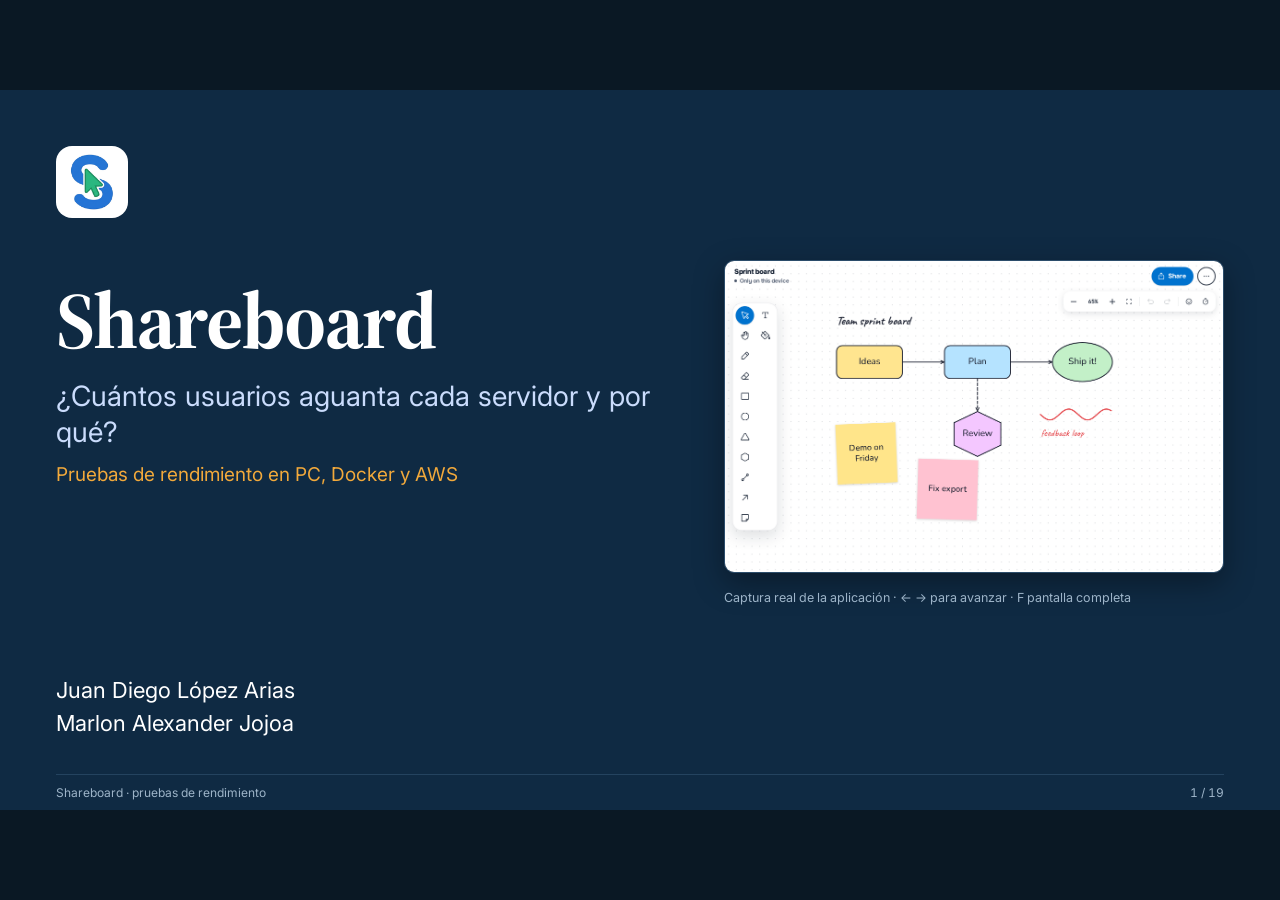
<file: docs/presentacion.html>
<!doctype html>
<html lang="es">
<head>
<meta charset="utf-8">
<meta name="viewport" content="width=device-width,initial-scale=1">
<title>Shareboard: pruebas de rendimiento</title>
<link rel="preconnect" href="https://fonts.googleapis.com">
<link rel="preconnect" href="https://fonts.gstatic.com" crossorigin>
<link href="https://fonts.googleapis.com/css2?family=Inter:wght@400;500;600;700&family=Source+Serif+4:opsz,wght@8..60,600;8..60,700&display=swap" rel="stylesheet">
<style>
:root{--navy:#0f2a43;--teal:#0b7782;--amber:#f2a93b;--ink:#1b2733;--mut:#56636f;--bg:#f3f6f9;--line:#d9e1ea;
--ok:#136b3f;--okbg:#e2f3e8;--bad:#b3261e;--badbg:#fbe6e3;--warnbg:#fdf1d9;
--pc:#1f6feb;--d2:#1a9e6f;--d1:#e8662f;--awu:#d99a00;--awl:#8a4fbf}
*{box-sizing:border-box;margin:0}
::selection{background:#cdeef1;color:var(--navy)}
html,body{height:100%;background:#0a1824;font-family:Inter,"Segoe UI",Calibri,Arial,sans-serif;color:var(--ink);font-variant-numeric:tabular-nums}
#stage{position:absolute;left:50%;top:50%;width:1280px;height:720px;transform-origin:center}
.slide{position:absolute;inset:0;background:#fff;display:none;padding:40px 56px 0;overflow:hidden}
.slide.active{display:block}
.slide.dark{background:var(--navy);color:#fff}
h1{font-family:"Source Serif 4",Cambria,Georgia,serif;font-size:36px;font-weight:700;color:var(--navy);line-height:1.12;letter-spacing:-.01em;max-width:1000px;text-wrap:balance}
.dark h1{color:#fff}
.sec{position:absolute;right:56px;top:50px;font-size:12px;font-weight:600;color:var(--teal);letter-spacing:.05em;text-transform:uppercase}
.sub{font-size:16.5px;line-height:1.45;color:var(--mut);margin:8px 0 18px;max-width:1000px}
.sub b{color:var(--ink)}
.foot{position:absolute;left:56px;right:56px;bottom:0;height:36px;display:flex;align-items:center;justify-content:space-between;font-size:12px;color:var(--mut);border-top:1px solid var(--line)}
.dark .foot{color:#9db4c8;border-color:#24435f}
.body{position:absolute;left:56px;right:56px;top:var(--top,150px);bottom:52px}
.row{display:flex;gap:20px}.col{display:flex;flex-direction:column;gap:14px}
.card{background:var(--bg);border-radius:12px;padding:16px 18px}
.card h3{font-size:17px;color:var(--navy);margin-bottom:6px;font-weight:700}
.card p,.card li{font-size:15px;line-height:1.45}
.card ul{padding-left:18px}.card li+li{margin-top:3px}
.panel{background:#fff;border:1px solid var(--line);border-radius:12px;padding:12px 14px}
.panel h4{font-size:15px;color:var(--navy);font-weight:700}
.panel .note{font-size:12.5px;color:var(--mut);margin:2px 0 4px}
.takeaway{font-size:15px;line-height:1.45;color:var(--ink);background:#e6f4f5;border-radius:10px;padding:10px 14px}
.takeaway b{color:var(--teal)}
table.t{table-layout:fixed;border-collapse:separate;border-spacing:0;width:100%;font-size:14.5px}
.t th{background:var(--navy);color:#fff;font-weight:600;padding:8px 8px;text-align:center}
.t th:first-child{border-radius:8px 0 0 0;text-align:left;width:var(--c1,175px)}.t th:last-child{border-radius:0 8px 0 0}
.t td{padding:7px 8px;border-bottom:1px solid var(--line);text-align:center;overflow-wrap:anywhere}
.t td:first-child{text-align:left;font-weight:600;color:var(--navy)}
.t small{display:block;font-size:12px;color:var(--mut);font-weight:500;line-height:1.25;margin-top:2px}
.t th small{color:#b9cde0;font-weight:400}
.t.mini{font-size:13px}.t.mini td{padding:4px 8px}.t.mini th{padding:5px 8px}.t.mini th small{display:none}
.dot{display:inline-block;width:10px;height:10px;border-radius:3px;margin-right:7px;vertical-align:middle}
.pill{display:inline-block;font-weight:700;padding:3px 10px;border-radius:99px;font-size:14px;white-space:nowrap}
.pill.ok{background:var(--okbg);color:var(--ok)}.pill.no{background:var(--badbg);color:var(--bad)}
.chg{outline:2px solid var(--teal);outline-offset:-3px;border-radius:6px}
.shot{border:1px solid var(--line);border-radius:10px;box-shadow:0 6px 18px rgba(15,42,67,.16);background:#fff;display:block}
.legend{display:flex;gap:18px;flex-wrap:wrap;font-size:13.5px;margin:0 0 8px}
svg{display:block}svg text{font-family:Inter,"Segoe UI",Arial,sans-serif}
.hb{display:grid;grid-template-columns:150px 1fr;align-items:center;row-gap:12px;column-gap:14px}
.hb .lab{font-weight:600;color:var(--navy);font-size:15px}.hb .lab small{display:block;font-weight:500;color:var(--mut);font-size:12px}
.hb .track{position:relative;height:30px}
.hb .bar{height:30px;border-radius:6px;display:flex;align-items:center;padding:0 10px;font-weight:700;font-size:14.5px;color:#fff;white-space:nowrap}
.tight .hb{row-gap:7px}.tight .hb .track,.tight .hb .bar,.tight .hb .out{height:26px}.hb.tall{row-gap:20px}.hb.tall .track,.hb.tall .bar,.hb.tall .out{height:38px}.hb.tall .bar{font-size:16px}
.t.roomy td{padding:13px 8px}.t.roomy .pill{font-size:15.5px;padding:4px 12px}.t.roomy small{font-size:12.5px}
.hb .out{position:absolute;top:0;height:30px;display:flex;align-items:center;font-size:13.5px;color:var(--mut);white-space:nowrap}
.envhead{display:flex;align-items:center;gap:8px;font-weight:700;font-size:16px;color:var(--navy);padding:12px 14px 8px}
.envhead i{width:12px;height:12px;border-radius:4px;display:inline-block}
.k{font-size:11.5px;text-transform:uppercase;letter-spacing:.04em;color:var(--mut);font-weight:700}
.g{display:grid;grid-template-columns:118px repeat(5,1fr);column-gap:10px;row-gap:6px;align-items:center}
.gh{text-align:center;font-weight:700;font-size:14.5px;color:var(--navy)}.gh small{display:block;font-size:11.5px;color:var(--bad);font-weight:600;margin-top:3px;min-height:14px}
.gk{font-size:12.5px;font-weight:700;color:var(--navy)}.gk small{display:block;font-weight:500;color:var(--mut);font-size:11px;line-height:1.25}
.mc{text-align:center;font-size:14px;padding:3px 0;border-bottom:1px solid var(--line);white-space:nowrap}.mc .was{color:var(--mut);font-size:12.5px}
.note2{font-size:13.5px;color:var(--mut);line-height:1.4;margin-top:6px}
@media print{
 @page{size:1280px 720px;margin:0}
 html,body{background:#fff;height:auto}
 #stage{position:static;transform:none!important;width:1280px;height:auto}
 .slide{display:block!important;position:relative;height:720px;page-break-after:always}
}
</style>
</head>
<body>
<div id="stage"></div>
<script>
const DATA={"agg":{"before":{"pc":{"baja":{"n":3,"pass":3,"crashed":0,"died":[],"reasons":[],"target":100,"users":98.59,"msgsOut":360.47,"err":0.0,"downPct":0,"cpuAvg":4.9,"cpuMax":18,"jsAvg":4.12,"jsMax":9,"srvCpu":4.23,"hotCore":11.63,"rssAvg":181.3,"rssMax":223.9,"mongoRss":875.58,"iops":18.63,"util":1.14,"tx":1.3,"steal":0,"thr":null,"ping_p50":0.19,"ping_p95":0.34,"ping_p99":0.46,"rest_p50":3.41,"rest_p95":30.68,"rest_p99":33.18,"fanout_p50":0.36,"fanout_p95":0.58,"fanout_p99":0.74,"login_p50":136.19,"login_p95":147.3,"login_p99":147.3,"join_p50":2.7,"join_p95":31.91,"join_p99":33.18,"preview_p50":0.32,"preview_p95":0.54,"preview_p99":0.74,"auth_p50":136.19,"auth_p95":147.3,"auth_p99":147.3},"media":{"n":3,"pass":3,"crashed":0,"died":[],"reasons":[],"target":300,"users":292.52,"msgsOut":949.26,"err":0.0,"downPct":0,"cpuAvg":5.13,"cpuMax":23.8,"jsAvg":9.31,"jsMax":16,"srvCpu":9.86,"hotCore":14.14,"rssAvg":227.92,"rssMax":245.7,"mongoRss":927.61,"iops":36.94,"util":1.86,"tx":3.59,"steal":0,"thr":null,"ping_p50":0.11,"ping_p95":0.3,"ping_p99":0.56,"rest_p50":3.15,"rest_p95":19.93,"rest_p99":31.91,"fanout_p50":0.3,"fanout_p95":0.61,"fanout_p99":0.9,"login_p50":136.19,"login_p95":141.63,"login_p99":141.63,"join_p50":2.05,"join_p95":30.68,"join_p99":34.51,"preview_p50":0.28,"preview_p95":0.58,"preview_p99":0.9,"auth_p50":136.19,"auth_p95":141.63,"auth_p99":147.3},"alta":{"n":3,"pass":3,"crashed":0,"died":[],"reasons":[],"target":600,"users":577.32,"msgsOut":1869.81,"err":0.0,"downPct":0,"cpuAvg":6.86,"cpuMax":24.1,"jsAvg":17.74,"jsMax":27,"srvCpu":18.92,"hotCore":15.92,"rssAvg":248.46,"rssMax":282.9,"mongoRss":988.8,"iops":50.16,"util":2.59,"tx":7.79,"steal":0,"thr":null,"ping_p50":0.12,"ping_p95":0.44,"ping_p99":0.9,"rest_p50":3.15,"rest_p95":29.5,"rest_p99":31.91,"fanout_p50":0.32,"fanout_p95":0.77,"fanout_p99":1.28,"login_p50":136.19,"login_p95":153.19,"login_p99":159.32,"join_p50":2.3,"join_p95":30.68,"join_p99":31.91,"preview_p50":0.3,"preview_p95":0.77,"preview_p99":1.38,"auth_p50":136.19,"auth_p95":153.19,"auth_p99":159.32},"server-killer":{"n":3,"pass":0,"crashed":0,"died":[],"reasons":["errores 33.7 % (join:TIMEOUT x1152)","errores 38 % (join:TIMEOUT x1252)","errores 53.4 % (join:TIMEOUT x1650)"],"target":6000,"users":4127.25,"msgsOut":12352.85,"err":38.0,"downPct":0,"cpuAvg":21.04,"cpuMax":46.4,"jsAvg":99.32,"jsMax":104,"srvCpu":112.88,"hotCore":73.28,"rssAvg":742.28,"rssMax":816.1,"mongoRss":1092.75,"iops":127.42,"util":4.26,"tx":43.72,"steal":0,"thr":null,"ping_p50":72.71,"ping_p95":604.51,"ping_p99":1006.55,"rest_p50":827.31,"rest_p95":15070.76,"rest_p99":15070.76,"fanout_p50":38.82,"fanout_p95":349.09,"fanout_p99":707.19,"login_p50":408.38,"login_p95":15070.76,"login_p99":15070.76,"join_p50":10181.27,"join_p95":15070.76,"join_p99":15070.76,"preview_p50":31.91,"preview_p95":265.28,"preview_p99":516.74,"auth_p50":424.72,"auth_p95":15070.76,"auth_p99":15070.76},"capacidad-1000":{"n":1,"pass":1,"crashed":0,"died":[],"reasons":[],"target":1000,"users":959.65,"msgsOut":2958.09,"err":0.0,"downPct":0,"cpuAvg":8.63,"cpuMax":18.1,"jsAvg":28.69,"jsMax":39,"srvCpu":30.03,"hotCore":20.94,"rssAvg":301.53,"rssMax":318.8,"mongoRss":1007.14,"iops":48.15,"util":2.51,"tx":12.61,"steal":0,"thr":null,"ping_p50":0.14,"ping_p95":0.71,"ping_p99":2.05,"rest_p50":3.03,"rest_p95":30.68,"rest_p99":31.91,"fanout_p50":0.41,"fanout_p95":1.09,"fanout_p99":2.13,"login_p50":136.19,"login_p95":147.3,"login_p99":159.32,"join_p50":2.22,"join_p95":31.91,"join_p99":33.18,"preview_p50":0.39,"preview_p95":1.09,"preview_p99":2.3,"auth_p50":136.19,"auth_p95":147.3,"auth_p99":159.32},"capacidad-2000":{"n":1,"pass":1,"crashed":0,"died":[],"reasons":[],"target":2000,"users":1920.96,"msgsOut":5204.02,"err":0.0,"downPct":0,"cpuAvg":11.99,"cpuMax":25.1,"jsAvg":51.43,"jsMax":65,"srvCpu":54.17,"hotCore":35.46,"rssAvg":372.34,"rssMax":405.3,"mongoRss":1077.46,"iops":64.25,"util":3.06,"tx":24.48,"steal":0,"thr":null,"ping_p50":0.34,"ping_p95":1.82,"ping_p99":5.91,"rest_p50":3.69,"rest_p95":28.37,"rest_p99":31.91,"fanout_p50":0.71,"fanout_p95":2.4,"fanout_p99":6.14,"login_p50":141.63,"login_p95":159.32,"login_p99":193.84,"join_p50":2.4,"join_p95":30.68,"join_p99":37.33,"preview_p50":0.71,"preview_p95":2.4,"preview_p99":6.14,"auth_p50":141.63,"auth_p95":159.32,"auth_p99":193.84},"capacidad-3000":{"n":1,"pass":1,"crashed":0,"died":[],"reasons":[],"target":3000,"users":2824.54,"msgsOut":9185.19,"err":0.0,"downPct":0,"cpuAvg":16.87,"cpuMax":33.7,"jsAvg":78.54,"jsMax":102.9,"srvCpu":84.43,"hotCore":55.19,"rssAvg":506.4,"rssMax":528.7,"mongoRss":1164.8,"iops":88.17,"util":3.33,"tx":36.08,"steal":0,"thr":null,"ping_p50":1.01,"ping_p95":14,"ping_p99":47.23,"rest_p50":5.46,"rest_p95":40.37,"rest_p99":99.51,"fanout_p50":1.68,"fanout_p95":12.95,"fanout_p99":35.89,"login_p50":159.32,"login_p95":226.76,"login_p99":265.28,"join_p50":4.15,"join_p95":43.67,"join_p99":85.06,"preview_p50":1.68,"preview_p95":12.45,"preview_p99":33.18,"auth_p50":165.69,"auth_p95":226.76,"auth_p99":265.28}},"docker-1cpu":{"baja":{"n":3,"pass":3,"crashed":0,"died":[],"reasons":[],"target":100,"users":98.95,"msgsOut":359.58,"err":0.0,"downPct":0,"cpuAvg":4.12,"cpuMax":20.3,"jsAvg":4.06,"jsMax":9,"srvCpu":4.23,"hotCore":10.57,"rssAvg":148.64,"rssMax":181.2,"mongoRss":409.75,"iops":24.28,"util":1.07,"tx":1.08,"steal":0,"thr":0,"ping_p50":0.28,"ping_p95":0.5,"ping_p99":0.63,"rest_p50":3.55,"rest_p95":29.5,"rest_p99":38.82,"fanout_p50":0.46,"fanout_p95":0.74,"fanout_p99":0.97,"login_p50":136.19,"login_p95":141.63,"login_p99":141.63,"join_p50":2.7,"join_p95":31.91,"join_p99":38.82,"preview_p50":0.43,"preview_p95":0.68,"preview_p99":0.86,"auth_p50":136.19,"auth_p95":141.63,"auth_p99":141.63},"media":{"n":3,"pass":3,"crashed":0,"died":[],"reasons":[],"target":300,"users":289.12,"msgsOut":967.02,"err":0.0,"downPct":0,"cpuAvg":7.91,"cpuMax":32.9,"jsAvg":10.98,"jsMax":20,"srvCpu":11.67,"hotCore":15.77,"rssAvg":193.46,"rssMax":220.3,"mongoRss":421.67,"iops":45.14,"util":1.86,"tx":2.87,"steal":0,"thr":0.32,"ping_p50":0.17,"ping_p95":0.39,"ping_p99":0.68,"rest_p50":3.41,"rest_p95":30.68,"rest_p99":35.89,"fanout_p50":0.39,"fanout_p95":0.77,"fanout_p99":1.38,"login_p50":141.63,"login_p95":186.38,"login_p99":193.84,"join_p50":2.7,"join_p95":31.91,"join_p99":40.37,"preview_p50":0.35,"preview_p95":0.74,"preview_p99":1.14,"auth_p50":147.3,"auth_p95":193.84,"auth_p99":193.84},"alta":{"n":3,"pass":3,"crashed":0,"died":[],"reasons":[],"target":600,"users":573.73,"msgsOut":1899.61,"err":0.0,"downPct":0,"cpuAvg":8.82,"cpuMax":31.9,"jsAvg":22.48,"jsMax":45,"srvCpu":24.84,"hotCore":19.72,"rssAvg":243.99,"rssMax":262.5,"mongoRss":475.83,"iops":43.87,"util":2.46,"tx":6.06,"steal":0,"thr":7.19,"ping_p50":0.17,"ping_p95":0.63,"ping_p99":1.89,"rest_p50":3.55,"rest_p95":30.68,"rest_p99":34.51,"fanout_p50":0.41,"fanout_p95":1.09,"fanout_p99":2.3,"login_p50":147.3,"login_p95":209.65,"login_p99":310.34,"join_p50":2.59,"join_p95":31.91,"join_p99":49.12,"preview_p50":0.38,"preview_p95":1.05,"preview_p99":2.8,"auth_p50":147.3,"auth_p95":209.65,"auth_p99":310.34},"server-killer":{"n":3,"pass":0,"crashed":3,"died":[63,77,52],"reasons":["errores 100 % (join:ECONNREFUSED x4172)","errores 100 % (join:ECONNREFUSED x4601)","errores 100 % (join:ECONNREFUSED x4883)"],"target":6000,"users":0,"msgsOut":0,"err":100.0,"downPct":100,"cpuAvg":3.92,"cpuMax":23,"jsAvg":null,"jsMax":null,"srvCpu":null,"hotCore":11.38,"rssAvg":null,"rssMax":null,"mongoRss":531.2,"iops":14.4,"util":0.57,"tx":0.08,"steal":0,"thr":null,"ping_p50":null,"ping_p95":null,"ping_p99":null,"rest_p50":0.71,"rest_p95":1.05,"rest_p99":1.38,"fanout_p50":null,"fanout_p95":null,"fanout_p99":null,"login_p50":0.77,"login_p95":1.09,"login_p99":1.33,"join_p50":0.77,"join_p95":1.14,"join_p99":1.38,"preview_p50":null,"preview_p95":null,"preview_p99":null,"auth_p50":0.77,"auth_p95":1.09,"auth_p99":1.38},"capacidad-1000":{"n":1,"pass":1,"crashed":0,"died":[],"reasons":[],"target":1000,"users":959.47,"msgsOut":3063.04,"err":0.0,"downPct":0,"cpuAvg":9.95,"cpuMax":25,"jsAvg":33.15,"jsMax":52.9,"srvCpu":37.54,"hotCore":25.11,"rssAvg":277.23,"rssMax":298.2,"mongoRss":445.53,"iops":51.36,"util":2.45,"tx":9.57,"steal":0,"thr":36.24,"ping_p50":0.19,"ping_p95":1.09,"ping_p99":22.42,"rest_p50":3.55,"rest_p95":12.95,"rest_p99":45.42,"fanout_p50":0.48,"fanout_p95":1.62,"fanout_p99":24.25,"login_p50":165.69,"login_p95":255.07,"login_p99":310.34,"join_p50":2.05,"join_p95":30.68,"join_p99":51.09,"preview_p50":0.44,"preview_p95":1.5,"preview_p99":18.43,"auth_p50":165.69,"auth_p95":275.89,"auth_p99":310.34},"capacidad-2000":{"n":1,"pass":0,"crashed":0,"died":[],"reasons":["p99 ping 226 ms > 100"],"target":2000,"users":1901.43,"msgsOut":5922.96,"err":0.0,"downPct":0,"cpuAvg":18.77,"cpuMax":38.6,"jsAvg":69.01,"jsMax":96,"srvCpu":77.26,"hotCore":47.05,"rssAvg":380.6,"rssMax":397.5,"mongoRss":512.84,"iops":74.82,"util":2.68,"tx":18.31,"steal":0,"thr":128.25,"ping_p50":0.9,"ping_p95":116.41,"ping_p99":226.76,"rest_p50":6.39,"rest_p95":218.04,"rest_p99":377.57,"fanout_p50":1.5,"fanout_p95":69.91,"fanout_p99":179.21,"login_p50":377.57,"login_p95":653.83,"login_p99":827.31,"join_p50":3.99,"join_p95":193.84,"join_p99":335.66,"preview_p50":1.5,"preview_p95":62.15,"preview_p99":153.19,"auth_p50":377.57,"auth_p95":653.83,"auth_p99":827.31},"capacidad-3000":{"n":1,"pass":0,"crashed":0,"died":[],"reasons":["errores 63.4 % (list:TIMEOUT x1361)","p95 REST 15070 ms > 300","p95 autenticaci\u00f3n 15070 ms > 1000"],"target":3000,"users":2427.08,"msgsOut":7284.77,"err":63.41,"downPct":0,"cpuAvg":22.34,"cpuMax":40.7,"jsAvg":83.78,"jsMax":101.1,"srvCpu":99.97,"hotCore":60.92,"rssAvg":421.02,"rssMax":447.9,"mongoRss":537.16,"iops":78.84,"util":2.7,"tx":22.53,"steal":0,"thr":381.3,"ping_p50":265.28,"ping_p95":930.61,"ping_p99":1224.62,"rest_p50":15070.76,"rest_p95":15070.76,"rest_p99":15070.76,"fanout_p50":111.94,"fanout_p95":628.69,"fanout_p99":967.84,"login_p50":15070.76,"login_p95":15070.76,"login_p99":15070.76,"join_p50":15070.76,"join_p95":15070.76,"join_p99":15070.76,"preview_p50":95.68,"preview_p95":496.86,"preview_p99":707.19,"auth_p50":15070.76,"auth_p95":15070.76,"auth_p99":15070.76}},"docker-2cpu":{"baja":{"n":3,"pass":3,"crashed":0,"died":[],"reasons":[],"target":100,"users":99.14,"msgsOut":358.71,"err":0.0,"downPct":0,"cpuAvg":4.01,"cpuMax":26.2,"jsAvg":3.58,"jsMax":7,"srvCpu":3.83,"hotCore":10.31,"rssAvg":155.58,"rssMax":176.4,"mongoRss":439.28,"iops":30.21,"util":1.16,"tx":0.87,"steal":0,"thr":0,"ping_p50":0.29,"ping_p95":0.48,"ping_p99":0.61,"rest_p50":3.55,"rest_p95":9.84,"rest_p99":31.91,"fanout_p50":0.44,"fanout_p95":0.74,"fanout_p99":1.01,"login_p50":136.19,"login_p95":141.63,"login_p99":141.63,"join_p50":2.7,"join_p95":29.5,"join_p99":31.91,"preview_p50":0.41,"preview_p95":0.68,"preview_p99":0.94,"auth_p50":136.19,"auth_p95":141.63,"auth_p99":141.63},"media":{"n":3,"pass":3,"crashed":0,"died":[],"reasons":[],"target":300,"users":289.22,"msgsOut":892.6,"err":0.0,"downPct":0,"cpuAvg":5.88,"cpuMax":23.3,"jsAvg":10.92,"jsMax":18,"srvCpu":11.52,"hotCore":11.73,"rssAvg":202.62,"rssMax":215.6,"mongoRss":454.26,"iops":28.57,"util":1.74,"tx":3.11,"steal":0,"thr":0,"ping_p50":0.16,"ping_p95":0.38,"ping_p99":0.71,"rest_p50":3.41,"rest_p95":29.5,"rest_p99":31.91,"fanout_p50":0.39,"fanout_p95":0.8,"fanout_p99":1.23,"login_p50":136.19,"login_p95":153.19,"login_p99":159.32,"join_p50":2.7,"join_p95":31.91,"join_p99":33.18,"preview_p50":0.36,"preview_p95":0.77,"preview_p99":1.18,"auth_p50":136.19,"auth_p95":153.19,"auth_p99":159.32},"alta":{"n":3,"pass":3,"crashed":0,"died":[],"reasons":[],"target":600,"users":581.44,"msgsOut":1851.93,"err":0.0,"downPct":0,"cpuAvg":8.96,"cpuMax":27.2,"jsAvg":21.65,"jsMax":38,"srvCpu":23.68,"hotCore":17.89,"rssAvg":232.15,"rssMax":249,"mongoRss":477.69,"iops":43.19,"util":2.27,"tx":5.59,"steal":0,"thr":0.01,"ping_p50":0.17,"ping_p95":0.58,"ping_p99":1.18,"rest_p50":3.55,"rest_p95":29.5,"rest_p99":33.18,"fanout_p50":0.41,"fanout_p95":0.97,"fanout_p99":2.13,"login_p50":141.63,"login_p95":159.32,"login_p99":172.32,"join_p50":2.13,"join_p95":31.91,"join_p99":35.89,"preview_p50":0.38,"preview_p95":0.94,"preview_p99":1.68,"auth_p50":141.63,"auth_p95":159.32,"auth_p99":172.32},"server-killer":{"n":3,"pass":0,"crashed":3,"died":[88,55,65],"reasons":["errores 100 % (join:ECONNREFUSED x4381)","errores 100 % (join:ECONNREFUSED x4636)","errores 2.1 % (join:TIMEOUT x55)"],"target":6000,"users":0,"msgsOut":0,"err":100.0,"downPct":100,"cpuAvg":4.66,"cpuMax":18.4,"jsAvg":71.44,"jsMax":103,"srvCpu":101.3,"hotCore":17.62,"rssAvg":302.68,"rssMax":390.3,"mongoRss":514,"iops":14,"util":0.58,"tx":0.09,"steal":0,"thr":187.58,"ping_p50":62.15,"ping_p95":310.34,"ping_p99":516.74,"rest_p50":0.71,"rest_p95":1.14,"rest_p99":1.38,"fanout_p50":38.82,"fanout_p95":265.28,"fanout_p99":707.19,"login_p50":0.76,"login_p95":1.21,"login_p99":1.44,"join_p50":0.77,"join_p95":1.23,"join_p99":1.44,"preview_p50":34.51,"preview_p95":186.38,"preview_p99":392.68,"auth_p50":0.76,"auth_p95":1.21,"auth_p99":1.44},"capacidad-1000":{"n":1,"pass":1,"crashed":0,"died":[],"reasons":[],"target":1000,"users":962.88,"msgsOut":3020.84,"err":0.0,"downPct":0,"cpuAvg":10.18,"cpuMax":19.1,"jsAvg":32.51,"jsMax":43,"srvCpu":36.48,"hotCore":24.72,"rssAvg":306.49,"rssMax":329.2,"mongoRss":515.2,"iops":56.81,"util":2.6,"tx":9.65,"steal":0,"thr":0.28,"ping_p50":0.19,"ping_p95":0.86,"ping_p99":2.59,"rest_p50":3.84,"rest_p95":29.5,"rest_p99":33.18,"fanout_p50":0.46,"fanout_p95":1.33,"fanout_p99":2.7,"login_p50":147.3,"login_p95":172.32,"login_p99":209.65,"join_p50":2.13,"join_p95":31.91,"join_p99":34.51,"preview_p50":0.43,"preview_p95":1.33,"preview_p99":3.03,"auth_p50":147.3,"auth_p95":165.69,"auth_p99":209.65},"capacidad-2000":{"n":1,"pass":1,"crashed":0,"died":[],"reasons":[],"target":2000,"users":1856.32,"msgsOut":5365.99,"err":0.0,"downPct":0,"cpuAvg":20.25,"cpuMax":43.4,"jsAvg":74.89,"jsMax":103.1,"srvCpu":83.25,"hotCore":51.91,"rssAvg":383.18,"rssMax":408,"mongoRss":533.15,"iops":80.69,"util":3.19,"tx":18.57,"steal":0,"thr":16.39,"ping_p50":0.94,"ping_p95":19.16,"ping_p99":64.64,"rest_p50":6.91,"rest_p95":53.13,"rest_p99":130.95,"fanout_p50":1.62,"fanout_p95":16.38,"fanout_p99":53.13,"login_p50":201.59,"login_p95":310.34,"login_p99":408.38,"join_p50":5.05,"join_p95":55.25,"join_p99":116.41,"preview_p50":1.62,"preview_p95":15.14,"preview_p99":47.23,"auth_p50":201.59,"auth_p95":335.66,"auth_p99":408.38},"capacidad-3000":{"n":1,"pass":0,"crashed":1,"died":[332],"reasons":["errores 94 % (ws:SOCKET_ERROR x3136)","p95 REST 15070 ms > 300","p95 autenticaci\u00f3n 15070 ms > 1000"],"target":3000,"users":762.62,"msgsOut":2446.74,"err":93.96,"downPct":69.5,"cpuAvg":9.51,"cpuMax":39.2,"jsAvg":94.59,"jsMax":103,"srvCpu":127.53,"hotCore":32.28,"rssAvg":429.74,"rssMax":460.2,"mongoRss":555.89,"iops":43.21,"util":1.25,"tx":6.74,"steal":0,"thr":166.51,"ping_p50":111.94,"ping_p95":735.48,"ping_p99":1611.52,"rest_p50":1.14,"rest_p95":15070.76,"rest_p99":15070.76,"fanout_p50":55.25,"fanout_p95":441.71,"fanout_p99":1088.68,"login_p50":1.09,"login_p95":15070.76,"login_p99":15070.76,"join_p50":1.28,"join_p95":15070.76,"join_p99":15070.76,"preview_p50":47.23,"preview_p95":349.09,"preview_p99":894.82,"auth_p50":1.09,"auth_p95":15070.76,"auth_p99":15070.76}},"aws-unlimited":{"baja":{"n":3,"pass":3,"crashed":0,"died":[],"reasons":[],"target":100,"users":99.65,"msgsOut":318.55,"err":0.0,"downPct":0,"cpuAvg":6.02,"cpuMax":20,"jsAvg":8.65,"jsMax":19,"srvCpu":9.28,"hotCore":8.35,"rssAvg":145.65,"rssMax":181.5,"mongoRss":710.97,"iops":6.73,"util":0.54,"tx":0.81,"steal":0.13,"thr":null,"ping_p50":0.54,"ping_p95":0.83,"ping_p99":1.38,"rest_p50":5.91,"rest_p95":51.09,"rest_p99":57.46,"fanout_p50":1.09,"fanout_p95":2.05,"fanout_p99":2.7,"login_p50":255.07,"login_p95":255.07,"login_p99":255.07,"join_p50":4.49,"join_p95":55.25,"join_p99":64.64,"preview_p50":1.05,"preview_p95":2.05,"preview_p99":2.8,"auth_p50":255.07,"auth_p95":255.07,"auth_p99":255.07},"media":{"n":3,"pass":3,"crashed":0,"died":[],"reasons":[],"target":300,"users":295.59,"msgsOut":965.16,"err":0.0,"downPct":0,"cpuAvg":14.37,"cpuMax":32.7,"jsAvg":22.65,"jsMax":36,"srvCpu":23.14,"hotCore":19.01,"rssAvg":199.57,"rssMax":220.1,"mongoRss":710.8,"iops":14.82,"util":1.26,"tx":2.47,"steal":0.21,"thr":null,"ping_p50":0.5,"ping_p95":1.38,"ping_p99":3.55,"rest_p50":5.68,"rest_p95":49.12,"rest_p99":57.46,"fanout_p50":1.18,"fanout_p95":2.8,"fanout_p99":4.67,"login_p50":265.28,"login_p95":298.4,"login_p99":298.4,"join_p50":4.32,"join_p95":53.13,"join_p99":62.15,"preview_p50":1.18,"preview_p95":2.8,"preview_p99":4.49,"auth_p50":265.28,"auth_p95":298.4,"auth_p99":298.4},"alta":{"n":3,"pass":3,"crashed":0,"died":[],"reasons":[],"target":600,"users":579.64,"msgsOut":1925.31,"err":0.0,"downPct":0,"cpuAvg":29.94,"cpuMax":62.9,"jsAvg":45.29,"jsMax":68,"srvCpu":47.39,"hotCore":37.05,"rssAvg":231.57,"rssMax":257,"mongoRss":710.48,"iops":28.47,"util":2.34,"tx":4.82,"steal":0.29,"thr":null,"ping_p50":0.52,"ping_p95":3.55,"ping_p99":12.45,"rest_p50":7.19,"rest_p95":51.09,"rest_p99":57.46,"fanout_p50":1.44,"fanout_p95":4.86,"fanout_p99":15.75,"login_p50":298.4,"login_p95":363.05,"login_p99":408.38,"join_p50":4.15,"join_p95":55.25,"join_p99":59.76,"preview_p50":1.44,"preview_p95":4.86,"preview_p99":14,"auth_p50":298.4,"auth_p95":363.05,"auth_p99":408.38},"capacidad-1000":{"n":1,"pass":1,"crashed":0,"died":[],"reasons":[],"target":1000,"users":975.85,"msgsOut":2914.34,"err":0.0,"downPct":0,"cpuAvg":48.37,"cpuMax":79.5,"jsAvg":74.05,"jsMax":101.9,"srvCpu":77.3,"hotCore":61.59,"rssAvg":312.35,"rssMax":337.1,"mongoRss":612.55,"iops":35.81,"util":2.94,"tx":8.85,"steal":0.27,"thr":null,"ping_p50":1.38,"ping_p95":14.56,"ping_p99":53.13,"rest_p50":11.07,"rest_p95":55.25,"rest_p99":111.94,"fanout_p50":2.49,"fanout_p95":13.46,"fanout_p99":38.82,"login_p50":408.38,"login_p95":496.86,"login_p99":496.86,"join_p50":6.91,"join_p95":59.76,"join_p99":92,"preview_p50":2.59,"preview_p95":13.46,"preview_p99":35.89,"auth_p50":408.38,"auth_p95":496.86,"auth_p99":496.86},"capacidad-2000":{"n":1,"pass":0,"crashed":0,"died":[],"reasons":["errores 15.5 % (join:TIMEOUT x197)","p95 REST 15069 ms > 300","p95 difusi\u00f3n 457 ms > 150"],"target":2000,"users":1878.68,"msgsOut":5615.42,"err":15.52,"downPct":0,"cpuAvg":68.72,"cpuMax":92.9,"jsAvg":96.62,"jsMax":142.9,"srvCpu":105.66,"hotCore":87.93,"rssAvg":456.4,"rssMax":506,"mongoRss":632.91,"iops":58.04,"util":3.77,"tx":15.37,"steal":0.25,"thr":null,"ping_p50":201.59,"ping_p95":735.48,"ping_p99":1046.81,"rest_p50":653.83,"rest_p95":15070.76,"rest_p99":15070.76,"fanout_p50":95.68,"fanout_p95":459.38,"fanout_p99":764.89,"login_p50":1046.81,"login_p95":11452.54,"login_p99":15070.76,"join_p50":537.4,"join_p95":15070.76,"join_p99":15070.76,"preview_p50":78.64,"preview_p95":363.05,"preview_p99":581.26,"auth_p50":1006.55,"auth_p95":11452.54,"auth_p99":15070.76},"capacidad-3000":{"n":1,"pass":0,"crashed":0,"died":[],"reasons":["errores 50.9 % (join:TIMEOUT x1441)","p95 REST 15068 ms > 300","p95 autenticaci\u00f3n 15068 ms > 1000"],"target":3000,"users":2119.35,"msgsOut":6348.95,"err":50.94,"downPct":0,"cpuAvg":72.56,"cpuMax":100,"jsAvg":95.69,"jsMax":195.8,"srvCpu":109.56,"hotCore":90.26,"rssAvg":497.68,"rssMax":549.7,"mongoRss":636.17,"iops":84.26,"util":5.03,"tx":12.74,"steal":0.31,"thr":null,"ping_p50":92,"ping_p95":679.99,"ping_p99":1432.63,"rest_p50":7439.35,"rest_p95":15070.76,"rest_p99":15070.76,"fanout_p50":49.12,"fanout_p95":377.57,"fanout_p99":894.82,"login_p50":894.82,"login_p95":15070.76,"login_p99":15070.76,"join_p50":15070.76,"join_p95":15070.76,"join_p99":15070.76,"preview_p50":41.99,"preview_p95":335.66,"preview_p99":764.89,"auth_p50":894.82,"auth_p95":15070.76,"auth_p99":15070.76},"server-killer":{"n":3,"pass":0,"crashed":3,"died":[464,480,680],"reasons":["errores 105.7 % (join:TIMEOUT x3452)","errores 90.4 % (ws:SOCKET_ERROR x3911)","errores 91.5 % (join:TIMEOUT x3496)"],"target":6000,"users":1356.24,"msgsOut":4140.62,"err":91.48,"downPct":44.94,"cpuAvg":77.5,"cpuMax":99.6,"jsAvg":90.98,"jsMax":129,"srvCpu":117.7,"hotCore":88.53,"rssAvg":659.98,"rssMax":690.2,"mongoRss":673.91,"iops":288.13,"util":10.16,"tx":10.89,"steal":0.09,"thr":null,"ping_p50":125.91,"ping_p95":679.99,"ping_p99":2205.47,"rest_p50":10588.52,"rest_p95":15070.76,"rest_p99":15070.76,"fanout_p50":67.23,"fanout_p95":424.72,"fanout_p99":1611.52,"login_p50":2.8,"login_p95":15070.76,"login_p99":15070.76,"join_p50":10588.52,"join_p95":15070.76,"join_p99":15070.76,"preview_p50":55.25,"preview_p95":322.75,"preview_p99":764.89,"auth_p50":1.68,"auth_p95":15070.76,"auth_p99":15070.76}},"aws-limited":{"baja":{"n":3,"pass":3,"crashed":0,"died":[],"reasons":[],"target":100,"users":98.74,"msgsOut":309.61,"err":0.0,"downPct":0,"cpuAvg":6.54,"cpuMax":21.2,"jsAvg":9.26,"jsMax":17,"srvCpu":9.99,"hotCore":8.97,"rssAvg":193.18,"rssMax":213.7,"mongoRss":688.43,"iops":7.38,"util":0.55,"tx":0.99,"steal":0.13,"thr":null,"ping_p50":0.56,"ping_p95":0.86,"ping_p99":1.68,"rest_p50":5.91,"rest_p95":51.09,"rest_p99":57.46,"fanout_p50":1.01,"fanout_p95":1.89,"fanout_p99":2.7,"login_p50":235.83,"login_p95":255.07,"login_p99":255.07,"join_p50":4.67,"join_p95":53.13,"join_p99":72.71,"preview_p50":1.01,"preview_p95":1.82,"preview_p99":2.92,"auth_p50":235.83,"auth_p95":255.07,"auth_p99":255.07},"media":{"n":3,"pass":3,"crashed":0,"died":[],"reasons":[],"target":300,"users":294.58,"msgsOut":939.57,"err":0.0,"downPct":0,"cpuAvg":15.47,"cpuMax":40,"jsAvg":23.65,"jsMax":38,"srvCpu":24.34,"hotCore":19.92,"rssAvg":216.42,"rssMax":237.8,"mongoRss":692.17,"iops":16.02,"util":1.3,"tx":2.58,"steal":0.22,"thr":null,"ping_p50":0.5,"ping_p95":1.5,"ping_p99":3.41,"rest_p50":5.91,"rest_p95":49.12,"rest_p99":55.25,"fanout_p50":1.23,"fanout_p95":3.03,"fanout_p99":5.05,"login_p50":265.28,"login_p95":286.92,"login_p99":286.92,"join_p50":3.84,"join_p95":53.13,"join_p99":59.76,"preview_p50":1.23,"preview_p95":2.92,"preview_p99":4.86,"auth_p50":265.28,"auth_p95":286.92,"auth_p99":286.92},"alta":{"n":3,"pass":3,"crashed":0,"died":[],"reasons":[],"target":600,"users":581.78,"msgsOut":1711.42,"err":0.0,"downPct":0,"cpuAvg":27.45,"cpuMax":52,"jsAvg":41.89,"jsMax":59.9,"srvCpu":44.2,"hotCore":34.08,"rssAvg":228.77,"rssMax":265.1,"mongoRss":691.14,"iops":22.52,"util":1.86,"tx":4.66,"steal":0.28,"thr":null,"ping_p50":0.5,"ping_p95":2.8,"ping_p99":7.19,"rest_p50":6.39,"rest_p95":26.23,"rest_p99":57.46,"fanout_p50":1.38,"fanout_p95":4.32,"fanout_p99":9.46,"login_p50":298.4,"login_p95":322.75,"login_p99":322.75,"join_p50":3.41,"join_p95":53.13,"join_p99":64.64,"preview_p50":1.38,"preview_p95":4.32,"preview_p99":8.41,"auth_p50":298.4,"auth_p95":335.66,"auth_p99":335.66},"server-killer":{"n":3,"pass":0,"crashed":0,"died":[],"reasons":["errores 104.4 % (join:UND_ERR_CONNECT_TIMEOUT x4986)","errores 109.1 % (join:UND_ERR_CONNECT_TIMEOUT x6918)","errores 109.2 % (join:UND_ERR_CONNECT_TIMEOUT x6657)"],"target":6000,"users":1368.16,"msgsOut":3891.95,"err":99.76,"downPct":0,"cpuAvg":77.55,"cpuMax":100,"jsAvg":88.69,"jsMax":189.4,"srvCpu":103.16,"hotCore":91.97,"rssAvg":568.6,"rssMax":620.3,"mongoRss":682.95,"iops":35.05,"util":6.39,"tx":3.57,"steal":61.54,"thr":null,"ping_p50":2293.69,"ping_p95":8702.99,"ping_p99":10588.52,"rest_p50":10588.52,"rest_p95":15070.76,"rest_p99":15070.76,"fanout_p50":1177.52,"fanout_p95":5435.86,"fanout_p99":8368.26,"login_p50":10588.52,"login_p95":15070.76,"login_p99":15070.76,"join_p50":10588.52,"join_p95":15070.76,"join_p99":15070.76,"preview_p50":967.84,"preview_p95":4832.46,"preview_p99":8046.4,"auth_p50":10588.52,"auth_p95":15070.76,"auth_p99":15070.76},"capacidad-1000":{"n":1,"pass":0,"crashed":0,"died":[],"reasons":["errores 80.5 % (join:TIMEOUT x578)","p95 REST 15069 ms > 300","p95 difusi\u00f3n 1883 ms > 150"],"target":1000,"users":627.55,"msgsOut":1900.84,"err":80.53,"downPct":0,"cpuAvg":75.42,"cpuMax":100,"jsAvg":90.01,"jsMax":243.7,"srvCpu":106.73,"hotCore":88.07,"rssAvg":299.36,"rssMax":345.6,"mongoRss":717.22,"iops":22.17,"util":5.68,"tx":3.47,"steal":59.53,"thr":null,"ping_p50":516.74,"ping_p95":2790.63,"ping_p99":3672.27,"rest_p50":15070.76,"rest_p95":15070.76,"rest_p99":15070.76,"fanout_p50":298.4,"fanout_p95":1885.25,"fanout_p99":2902.25,"login_p50":12882.55,"login_p95":15070.76,"login_p99":15070.76,"join_p50":15070.76,"join_p95":15070.76,"join_p99":15070.76,"preview_p50":255.07,"preview_p95":1549.54,"preview_p99":2293.69,"auth_p50":12882.55,"auth_p95":15070.76,"auth_p99":15070.76},"capacidad-2000":{"n":1,"pass":0,"crashed":0,"died":[],"reasons":["errores 109.2 % (join:UND_ERR_CONNECT_TIMEOUT x1521)","p95 REST 15069 ms > 300","p95 autenticaci\u00f3n 15069 ms > 1000"],"target":2000,"users":745.64,"msgsOut":2338.05,"err":99.83,"downPct":0,"cpuAvg":83.75,"cpuMax":100,"jsAvg":86.16,"jsMax":174.5,"srvCpu":121.55,"hotCore":92.92,"rssAvg":391.05,"rssMax":427,"mongoRss":717.45,"iops":28.21,"util":6.72,"tx":3.04,"steal":66.47,"thr":null,"ping_p50":558.9,"ping_p95":1960.66,"ping_p99":2902.25,"rest_p50":15070.76,"rest_p95":15070.76,"rest_p99":15070.76,"fanout_p50":298.4,"fanout_p95":1377.53,"fanout_p99":2120.65,"login_p50":15070.76,"login_p95":15070.76,"login_p99":15070.76,"join_p50":10588.52,"join_p95":15070.76,"join_p99":15070.76,"preview_p50":255.07,"preview_p95":1224.62,"preview_p99":1885.25,"auth_p50":15070.76,"auth_p95":15070.76,"auth_p99":15070.76},"capacidad-3000":{"n":1,"pass":0,"crashed":0,"died":[],"reasons":["errores 112.2 % (join:TIMEOUT x2590)","p95 REST 15069 ms > 300","p95 autenticaci\u00f3n 15069 ms > 1000"],"target":3000,"users":672.72,"msgsOut":1828.09,"err":99.9,"downPct":0,"cpuAvg":89.97,"cpuMax":100,"jsAvg":78.78,"jsMax":266.2,"srvCpu":149.16,"hotCore":95.87,"rssAvg":397.25,"rssMax":445.9,"mongoRss":716.54,"iops":25.71,"util":5.89,"tx":2.17,"steal":71,"thr":null,"ping_p50":377.57,"ping_p95":1611.52,"ping_p99":2580.09,"rest_p50":15070.76,"rest_p95":15070.76,"rest_p99":15070.76,"fanout_p50":201.59,"fanout_p95":1132.23,"fanout_p99":2039.08,"login_p50":15070.76,"login_p95":15070.76,"login_p99":15070.76,"join_p50":15070.76,"join_p95":15070.76,"join_p99":15070.76,"preview_p50":172.32,"preview_p95":967.84,"preview_p99":1675.98,"auth_p50":15070.76,"auth_p95":15070.76,"auth_p99":15070.76}}},"after":{"aws-limited":{"baja":{"n":3,"pass":3,"crashed":0,"died":[],"reasons":[],"target":100,"users":98.01,"msgsOut":298.08,"err":0.0,"downPct":0,"cpuAvg":4.65,"cpuMax":29.2,"jsAvg":6.35,"jsMax":39,"srvCpu":6.79,"hotCore":6.18,"rssAvg":254.45,"rssMax":296.6,"mongoRss":657.59,"iops":7.02,"util":0.58,"tx":0.71,"steal":0.43,"thr":null,"ping_p50":0.5,"ping_p95":0.77,"ping_p99":2.13,"rest_p50":5.46,"rest_p95":45.42,"rest_p99":49.12,"fanout_p50":18.43,"fanout_p95":27.28,"fanout_p99":27.28,"login_p50":43.67,"login_p95":70.16,"login_p99":70.16,"join_p50":3.69,"join_p95":47.23,"join_p99":51.09,"preview_p50":18.43,"preview_p95":27.28,"preview_p99":28.37,"auth_p50":43.67,"auth_p95":70.16,"auth_p99":70.16},"media":{"n":3,"pass":3,"crashed":0,"died":[],"reasons":[],"target":300,"users":293.81,"msgsOut":899.17,"err":0.0,"downPct":0,"cpuAvg":10.49,"cpuMax":41.3,"jsAvg":15,"jsMax":51,"srvCpu":16.13,"hotCore":13.06,"rssAvg":318.92,"rssMax":363.6,"mongoRss":657.14,"iops":14.13,"util":1.36,"tx":2.18,"steal":0.57,"thr":null,"ping_p50":0.44,"ping_p95":1.75,"ping_p99":4.49,"rest_p50":5.25,"rest_p95":47.23,"rest_p99":53.13,"fanout_p50":16.38,"fanout_p95":27.28,"fanout_p99":30.68,"login_p50":45.42,"login_p95":95.68,"login_p99":95.68,"join_p50":3.55,"join_p95":51.09,"join_p99":57.46,"preview_p50":15.75,"preview_p95":27.28,"preview_p99":29.5,"auth_p50":45.42,"auth_p95":72.71,"auth_p99":95.68},"alta":{"n":3,"pass":3,"crashed":0,"died":[],"reasons":[],"target":600,"users":582.39,"msgsOut":1875.07,"err":0.0,"downPct":0,"cpuAvg":18.79,"cpuMax":67.3,"jsAvg":27.31,"jsMax":72,"srvCpu":29.48,"hotCore":22.53,"rssAvg":367.48,"rssMax":401.4,"mongoRss":657.36,"iops":25.1,"util":2.38,"tx":4.48,"steal":0.73,"thr":null,"ping_p50":0.43,"ping_p95":3.69,"ping_p99":8.09,"rest_p50":5.25,"rest_p95":53.13,"rest_p99":62.15,"fanout_p50":18.43,"fanout_p95":29.5,"fanout_p99":38.82,"login_p50":49.12,"login_p95":81.79,"login_p99":136.19,"join_p50":3.03,"join_p95":57.46,"join_p99":69.91,"preview_p50":17.72,"preview_p95":29.5,"preview_p99":40.37,"auth_p50":49.12,"auth_p95":92,"auth_p99":136.19},"server-killer":{"n":3,"pass":0,"crashed":3,"died":[220,196,238],"reasons":["errores 107.9 % (ws:SOCKET_ERROR x23322)","errores 108.9 % (ws:SOCKET_ERROR x22307)","errores 109 % (ws:SOCKET_ERROR x22306)"],"target":6000,"users":423.86,"msgsOut":1266.8,"err":100.0,"downPct":88.32,"cpuAvg":77.28,"cpuMax":93.5,"jsAvg":82.8,"jsMax":106.8,"srvCpu":109.89,"hotCore":84.74,"rssAvg":677.62,"rssMax":712.6,"mongoRss":660.22,"iops":1083.53,"util":22.65,"tx":15.52,"steal":0.16,"thr":null,"ping_p50":53.13,"ping_p95":1006.55,"ping_p99":3018.34,"rest_p50":1.09,"rest_p95":15070.76,"rest_p99":15070.76,"fanout_p50":88.46,"fanout_p95":1273.61,"fanout_p99":3819.16,"login_p50":1.05,"login_p95":4.86,"login_p99":15070.76,"join_p50":1.23,"join_p95":15070.76,"join_p99":15070.76,"preview_p50":88.46,"preview_p95":860.4,"preview_p99":3819.16,"auth_p50":1.05,"auth_p95":4.67,"auth_p99":15070.76},"capacidad-1000":{"n":1,"pass":1,"crashed":0,"died":[],"reasons":[],"target":1000,"users":962.42,"msgsOut":3046.0,"err":0.0,"downPct":0,"cpuAvg":30.09,"cpuMax":73.9,"jsAvg":41.51,"jsMax":83.9,"srvCpu":45.8,"hotCore":34.68,"rssAvg":433.57,"rssMax":474,"mongoRss":669.82,"iops":39.76,"util":3.4,"tx":6.83,"steal":0.74,"thr":null,"ping_p50":0.44,"ping_p95":7.78,"ping_p99":26.23,"rest_p50":6.14,"rest_p95":64.64,"rest_p99":125.91,"fanout_p50":21.56,"fanout_p95":34.51,"fanout_p99":57.46,"login_p50":57.46,"login_p95":116.41,"login_p99":496.86,"join_p50":5.05,"join_p95":72.71,"join_p99":179.21,"preview_p50":21.56,"preview_p95":34.51,"preview_p99":55.25,"auth_p50":57.46,"auth_p95":116.41,"auth_p99":496.86},"capacidad-2000":{"n":1,"pass":0,"crashed":0,"died":[],"reasons":["p99 ping 119 ms > 100"],"target":2000,"users":1938.01,"msgsOut":6040.21,"err":0.0,"downPct":0,"cpuAvg":53.06,"cpuMax":88,"jsAvg":72.92,"jsMax":115.5,"srvCpu":79.05,"hotCore":61.16,"rssAvg":553.34,"rssMax":591.4,"mongoRss":668.34,"iops":64.2,"util":4.72,"tx":13.72,"steal":0.58,"thr":null,"ping_p50":4.49,"ping_p95":29.5,"ping_p99":121.07,"rest_p50":16.38,"rest_p95":107.63,"rest_p99":310.34,"fanout_p50":34.51,"fanout_p95":62.15,"fanout_p99":172.32,"login_p50":85.06,"login_p95":147.3,"login_p99":349.09,"join_p50":15.14,"join_p95":136.19,"join_p99":408.38,"preview_p50":34.51,"preview_p95":62.15,"preview_p99":159.32,"auth_p50":85.06,"auth_p95":165.69,"auth_p99":349.09},"capacidad-3000":{"n":1,"pass":0,"crashed":0,"died":[],"reasons":["p95 difusi\u00f3n 151 ms > 150","p99 ping 253 ms > 100"],"target":3000,"users":2902.16,"msgsOut":9219.06,"err":0.0,"downPct":0,"cpuAvg":69.13,"cpuMax":87.9,"jsAvg":93.73,"jsMax":109.3,"srvCpu":101.8,"hotCore":85.06,"rssAvg":640.38,"rssMax":652.2,"mongoRss":664.11,"iops":96.01,"util":5.67,"tx":20.47,"steal":0.68,"thr":null,"ping_p50":25.22,"ping_p95":99.51,"ping_p99":255.07,"rest_p50":81.79,"rest_p95":298.4,"rest_p99":707.19,"fanout_p50":55.25,"fanout_p95":153.19,"fanout_p99":349.09,"login_p50":179.21,"login_p95":459.38,"login_p99":1177.52,"join_p50":51.09,"join_p95":265.28,"join_p99":537.4,"preview_p50":55.25,"preview_p95":141.63,"preview_p99":335.66,"auth_p50":179.21,"auth_p95":459.38,"auth_p99":1177.52}},"pc":{"baja":{"n":3,"pass":3,"crashed":0,"died":[],"reasons":[],"target":100,"users":98.17,"msgsOut":328.17,"err":0.0,"downPct":0,"cpuAvg":3.51,"cpuMax":22.1,"jsAvg":5.42,"jsMax":11,"srvCpu":5.69,"hotCore":10.33,"rssAvg":251.63,"rssMax":309.1,"mongoRss":1195.24,"iops":35.4,"util":1.16,"tx":1.34,"steal":0,"thr":null,"ping_p50":0.26,"ping_p95":0.61,"ping_p99":0.71,"rest_p50":5.05,"rest_p95":7.19,"rest_p99":30.68,"fanout_p50":0.56,"fanout_p95":1.01,"fanout_p99":1.14,"login_p50":27.28,"login_p95":31.91,"login_p99":31.91,"join_p50":3.99,"join_p95":30.68,"join_p99":33.18,"preview_p50":0.48,"preview_p95":0.94,"preview_p99":1.14,"auth_p50":26.23,"auth_p95":31.91,"auth_p99":31.91},"media":{"n":3,"pass":3,"crashed":0,"died":[],"reasons":[],"target":300,"users":290.12,"msgsOut":776.45,"err":0.0,"downPct":0,"cpuAvg":3.57,"cpuMax":24.1,"jsAvg":9.57,"jsMax":14,"srvCpu":10.88,"hotCore":10.02,"rssAvg":365.79,"rssMax":400.9,"mongoRss":1197.28,"iops":36.21,"util":1.82,"tx":3.4,"steal":0,"thr":null,"ping_p50":0.14,"ping_p95":0.39,"ping_p99":0.61,"rest_p50":4.86,"rest_p95":6.39,"rest_p99":31.91,"fanout_p50":0.41,"fanout_p95":0.8,"fanout_p99":0.97,"login_p50":24.25,"login_p95":28.37,"login_p99":28.37,"join_p50":3.15,"join_p95":30.68,"join_p99":31.91,"preview_p50":0.36,"preview_p95":0.74,"preview_p99":1.05,"auth_p50":24.25,"auth_p95":29.5,"auth_p99":29.5},"alta":{"n":3,"pass":3,"crashed":0,"died":[],"reasons":[],"target":600,"users":586.86,"msgsOut":1832.84,"err":0.0,"downPct":0,"cpuAvg":5.97,"cpuMax":25.2,"jsAvg":16.23,"jsMax":24,"srvCpu":18.24,"hotCore":14.55,"rssAvg":410.14,"rssMax":423.8,"mongoRss":1197.74,"iops":45.94,"util":2.38,"tx":7.07,"steal":0,"thr":null,"ping_p50":0.11,"ping_p95":0.31,"ping_p99":0.68,"rest_p50":4.15,"rest_p95":5.91,"rest_p99":30.68,"fanout_p50":0.32,"fanout_p95":0.71,"fanout_p99":1.14,"login_p50":23.31,"login_p95":29.5,"login_p99":31.91,"join_p50":2.8,"join_p95":29.5,"join_p99":35.89,"preview_p50":0.29,"preview_p95":0.63,"preview_p99":1.05,"auth_p50":24.25,"auth_p95":29.5,"auth_p99":31.91},"server-killer":{"n":3,"pass":0,"crashed":0,"died":[],"reasons":["errores 28.5 % (join:TIMEOUT x877)","errores 31.1 % (list:TIMEOUT x1078)","errores 36.9 % (join:TIMEOUT x1351)"],"target":6000,"users":5292.35,"msgsOut":16280.97,"err":31.07,"downPct":0,"cpuAvg":22.24,"cpuMax":39,"jsAvg":99.85,"jsMax":104,"srvCpu":107.71,"hotCore":72.87,"rssAvg":986.35,"rssMax":1081.7,"mongoRss":1225.6,"iops":153.87,"util":4.87,"tx":59.6,"steal":0,"thr":null,"ping_p50":31.91,"ping_p95":64.64,"ping_p99":85.06,"rest_p50":153.19,"rest_p95":15070.76,"rest_p99":15070.76,"fanout_p50":40.37,"fanout_p95":75.62,"fanout_p99":99.51,"login_p50":147.3,"login_p95":15070.76,"login_p99":15070.76,"join_p50":121.07,"join_p95":15070.76,"join_p99":15070.76,"preview_p50":37.33,"preview_p95":69.91,"preview_p99":88.46,"auth_p50":153.19,"auth_p95":15070.76,"auth_p99":15070.76},"capacidad-1000":{"n":1,"pass":1,"crashed":0,"died":[],"reasons":[],"target":1000,"users":966.93,"msgsOut":2773.15,"err":0.0,"downPct":0,"cpuAvg":5.58,"cpuMax":16.8,"jsAvg":22.06,"jsMax":30,"srvCpu":26.72,"hotCore":17.8,"rssAvg":459.67,"rssMax":484.5,"mongoRss":1265.33,"iops":51.35,"util":2.83,"tx":12.02,"steal":0,"thr":null,"ping_p50":0.12,"ping_p95":0.35,"ping_p99":0.97,"rest_p50":3.99,"rest_p95":5.68,"rest_p99":29.5,"fanout_p50":0.35,"fanout_p95":0.83,"fanout_p99":1.56,"login_p50":23.31,"login_p95":27.28,"login_p99":31.91,"join_p50":2.7,"join_p95":7.48,"join_p99":31.91,"preview_p50":0.31,"preview_p95":0.74,"preview_p99":1.5,"auth_p50":23.31,"auth_p95":27.28,"auth_p99":31.91},"capacidad-2000":{"n":1,"pass":1,"crashed":0,"died":[],"reasons":[],"target":2000,"users":1884.76,"msgsOut":5378.52,"err":0.0,"downPct":0,"cpuAvg":8.95,"cpuMax":18.1,"jsAvg":40.06,"jsMax":53,"srvCpu":44.12,"hotCore":29.26,"rssAvg":646.37,"rssMax":787.6,"mongoRss":1270.67,"iops":66.68,"util":3.25,"tx":22.31,"steal":0,"thr":null,"ping_p50":0.18,"ping_p95":0.68,"ping_p99":1.62,"rest_p50":3.99,"rest_p95":6.39,"rest_p99":29.5,"fanout_p50":0.52,"fanout_p95":1.33,"fanout_p99":2.59,"login_p50":24.25,"login_p95":31.91,"login_p99":37.33,"join_p50":2.59,"join_p95":7.19,"join_p99":31.91,"preview_p50":0.5,"preview_p95":1.33,"preview_p99":2.49,"auth_p50":24.25,"auth_p95":31.91,"auth_p99":34.51},"capacidad-3000":{"n":1,"pass":1,"crashed":0,"died":[],"reasons":[],"target":3000,"users":2912.11,"msgsOut":8772.62,"err":0.0,"downPct":0,"cpuAvg":13.5,"cpuMax":27.1,"jsAvg":62.51,"jsMax":75,"srvCpu":68.15,"hotCore":43.09,"rssAvg":696,"rssMax":943.9,"mongoRss":1274.75,"iops":90.37,"util":3.56,"tx":34.41,"steal":0,"thr":null,"ping_p50":0.31,"ping_p95":1.62,"ping_p99":4.32,"rest_p50":4.86,"rest_p95":10.23,"rest_p99":31.91,"fanout_p50":0.9,"fanout_p95":2.92,"fanout_p99":7.19,"login_p50":25.22,"login_p95":30.68,"login_p99":34.51,"join_p50":3.03,"join_p95":11.07,"join_p99":34.51,"preview_p50":0.9,"preview_p95":2.92,"preview_p99":6.91,"auth_p50":26.23,"auth_p95":31.91,"auth_p99":45.42}},"docker-1cpu":{"baja":{"n":3,"pass":3,"crashed":0,"died":[],"reasons":[],"target":100,"users":99.39,"msgsOut":348.23,"err":0.0,"downPct":0,"cpuAvg":2.73,"cpuMax":14.3,"jsAvg":4.45,"jsMax":9,"srvCpu":4.62,"hotCore":6.91,"rssAvg":236.54,"rssMax":271.3,"mongoRss":539.64,"iops":24.53,"util":1.07,"tx":0.89,"steal":0,"thr":0,"ping_p50":0.39,"ping_p95":0.66,"ping_p99":0.97,"rest_p50":5.46,"rest_p95":12.95,"rest_p99":34.51,"fanout_p50":0.66,"fanout_p95":0.97,"fanout_p99":1.33,"login_p50":26.23,"login_p95":28.37,"login_p99":28.37,"join_p50":4.32,"join_p95":33.18,"join_p99":37.33,"preview_p50":0.58,"preview_p95":0.86,"preview_p99":1.18,"auth_p50":26.23,"auth_p95":28.37,"auth_p99":28.37},"media":{"n":3,"pass":3,"crashed":0,"died":[],"reasons":[],"target":300,"users":292.02,"msgsOut":844.28,"err":0.0,"downPct":0,"cpuAvg":5.29,"cpuMax":22.1,"jsAvg":11.89,"jsMax":16,"srvCpu":12.41,"hotCore":12.05,"rssAvg":261.66,"rssMax":290.5,"mongoRss":553.22,"iops":41.93,"util":1.95,"tx":2.75,"steal":0,"thr":0,"ping_p50":0.17,"ping_p95":0.41,"ping_p99":0.66,"rest_p50":4.49,"rest_p95":7.48,"rest_p99":31.91,"fanout_p50":0.46,"fanout_p95":0.9,"fanout_p99":1.18,"login_p50":25.22,"login_p95":29.5,"login_p99":29.5,"join_p50":3.28,"join_p95":29.5,"join_p99":33.18,"preview_p50":0.39,"preview_p95":0.83,"preview_p99":1.14,"auth_p50":25.22,"auth_p95":29.5,"auth_p99":29.5},"alta":{"n":3,"pass":3,"crashed":0,"died":[],"reasons":[],"target":600,"users":584.49,"msgsOut":1837.31,"err":0.0,"downPct":0,"cpuAvg":7.02,"cpuMax":24.4,"jsAvg":18.4,"jsMax":26,"srvCpu":19.91,"hotCore":15.63,"rssAvg":307.01,"rssMax":322.6,"mongoRss":554.64,"iops":46.26,"util":2.38,"tx":5.46,"steal":0,"thr":1.17,"ping_p50":0.16,"ping_p95":0.39,"ping_p99":0.8,"rest_p50":4.15,"rest_p95":6.65,"rest_p99":30.68,"fanout_p50":0.41,"fanout_p95":0.86,"fanout_p99":1.23,"login_p50":24.25,"login_p95":27.28,"login_p99":27.28,"join_p50":2.92,"join_p95":29.5,"join_p99":33.18,"preview_p50":0.36,"preview_p95":0.8,"preview_p99":1.28,"auth_p50":24.25,"auth_p95":27.28,"auth_p99":27.28},"server-killer":{"n":3,"pass":0,"crashed":3,"died":[70,53,52],"reasons":["errores 100 % (join:ECONNREFUSED x4979)","errores 6.3 % (list:TIMEOUT x174)","memoria del contenedor al 100 %"],"target":6000,"users":918.89,"msgsOut":3994.45,"err":6.3,"downPct":0,"cpuAvg":10.69,"cpuMax":23.6,"jsAvg":32.33,"jsMax":50.95,"srvCpu":69.38,"hotCore":26.44,"rssAvg":365.26,"rssMax":471.45,"mongoRss":556.31,"iops":151.43,"util":3.12,"tx":12.06,"steal":0,"thr":1098.4,"ping_p50":67.28,"ping_p95":782.72,"ping_p99":1067.0,"rest_p50":5.25,"rest_p95":581.26,"rest_p99":4296.04,"fanout_p50":95.97,"fanout_p95":688.57,"fanout_p99":1060.02,"login_p50":1.28,"login_p95":2.22,"login_p99":2.59,"join_p50":4.49,"join_p95":496.86,"join_p99":4296.04,"preview_p50":81.85,"preview_p95":662.09,"preview_p99":963.86,"auth_p50":1.28,"auth_p95":2.22,"auth_p99":2.59},"capacidad-1000":{"n":1,"pass":1,"crashed":0,"died":[],"reasons":[],"target":1000,"users":974.81,"msgsOut":3394.55,"err":0.0,"downPct":0,"cpuAvg":12.12,"cpuMax":41.4,"jsAvg":30.95,"jsMax":50,"srvCpu":35.66,"hotCore":25.73,"rssAvg":355.81,"rssMax":385.9,"mongoRss":566.37,"iops":189.47,"util":4.99,"tx":9.86,"steal":0,"thr":40.98,"ping_p50":0.19,"ping_p95":0.71,"ping_p99":21.56,"rest_p50":4.32,"rest_p95":9.84,"rest_p99":38.82,"fanout_p50":0.48,"fanout_p95":1.28,"fanout_p99":21.56,"login_p50":25.22,"login_p95":45.42,"login_p99":62.15,"join_p50":3.03,"join_p95":31.91,"join_p99":53.13,"preview_p50":0.43,"preview_p95":1.28,"preview_p99":22.42,"auth_p50":25.22,"auth_p95":37.33,"auth_p99":62.15},"capacidad-2000":{"n":1,"pass":1,"crashed":0,"died":[],"reasons":[],"target":2000,"users":1949.02,"msgsOut":5859.02,"err":0.0,"downPct":0,"cpuAvg":17.23,"cpuMax":58.3,"jsAvg":58.58,"jsMax":98,"srvCpu":66.57,"hotCore":40.31,"rssAvg":469.65,"rssMax":495.6,"mongoRss":565.25,"iops":98.47,"util":3.77,"tx":17.15,"steal":0,"thr":160.22,"ping_p50":0.35,"ping_p95":23.31,"ping_p99":92,"rest_p50":6.14,"rest_p95":69.91,"rest_p99":179.21,"fanout_p50":0.97,"fanout_p95":33.18,"fanout_p99":103.49,"login_p50":30.68,"login_p95":153.19,"login_p99":335.66,"join_p50":3.41,"join_p95":67.23,"join_p99":159.32,"preview_p50":0.9,"preview_p95":30.68,"preview_p99":99.51,"auth_p50":30.68,"auth_p95":153.19,"auth_p99":335.66},"capacidad-3000":{"n":1,"pass":0,"crashed":1,"died":[232],"reasons":["memoria del contenedor al 96 %","p95 REST 375 ms > 300","p95 difusi\u00f3n 234 ms > 150"],"target":3000,"users":2967.54,"msgsOut":9379.74,"err":0.0,"downPct":0,"cpuAvg":19.64,"cpuMax":31.3,"jsAvg":79.09,"jsMax":98.9,"srvCpu":99.12,"hotCore":55.12,"rssAvg":467.19,"rssMax":505.3,"mongoRss":565.08,"iops":106.14,"util":2.57,"tx":27.26,"steal":0,"thr":654,"ping_p50":13.46,"ping_p95":209.65,"ping_p99":275.89,"rest_p50":67.23,"rest_p95":377.57,"rest_p99":441.71,"fanout_p50":20.73,"fanout_p95":235.83,"fanout_p99":298.4,"login_p50":99.51,"login_p95":392.68,"login_p99":392.68,"join_p50":38.82,"join_p95":349.09,"join_p99":377.57,"preview_p50":19.93,"preview_p95":235.83,"preview_p99":298.4,"auth_p50":99.51,"auth_p95":392.68,"auth_p99":392.68}},"docker-2cpu":{"baja":{"n":3,"pass":3,"crashed":0,"died":[],"reasons":[],"target":100,"users":99.23,"msgsOut":293.66,"err":0.0,"downPct":0,"cpuAvg":4.66,"cpuMax":20.1,"jsAvg":4.92,"jsMax":10,"srvCpu":5.14,"hotCore":10.68,"rssAvg":207.04,"rssMax":250.7,"mongoRss":550.63,"iops":23.51,"util":1.13,"tx":1.12,"steal":0,"thr":0,"ping_p50":0.32,"ping_p95":0.61,"ping_p99":0.77,"rest_p50":5.25,"rest_p95":9.84,"rest_p99":34.51,"fanout_p50":0.63,"fanout_p95":1.01,"fanout_p99":1.33,"login_p50":26.23,"login_p95":30.68,"login_p99":30.68,"join_p50":4.49,"join_p95":33.18,"join_p99":35.89,"preview_p50":0.54,"preview_p95":0.94,"preview_p99":1.18,"auth_p50":26.23,"auth_p95":30.68,"auth_p99":30.68},"media":{"n":3,"pass":3,"crashed":0,"died":[],"reasons":[],"target":300,"users":292.08,"msgsOut":937.29,"err":0.0,"downPct":0,"cpuAvg":6.28,"cpuMax":25.8,"jsAvg":11.25,"jsMax":17,"srvCpu":11.97,"hotCore":12.78,"rssAvg":296.89,"rssMax":322.4,"mongoRss":550.98,"iops":31.98,"util":1.75,"tx":2.64,"steal":0,"thr":0,"ping_p50":0.17,"ping_p95":0.36,"ping_p99":0.63,"rest_p50":4.49,"rest_p95":7.19,"rest_p99":33.18,"fanout_p50":0.43,"fanout_p95":0.83,"fanout_p99":1.18,"login_p50":24.25,"login_p95":27.28,"login_p99":27.28,"join_p50":3.15,"join_p95":31.91,"join_p99":33.18,"preview_p50":0.38,"preview_p95":0.77,"preview_p99":1.14,"auth_p50":25.22,"auth_p95":28.37,"auth_p99":28.37},"alta":{"n":3,"pass":3,"crashed":0,"died":[],"reasons":[],"target":600,"users":579.33,"msgsOut":1906.25,"err":0.0,"downPct":0,"cpuAvg":8.64,"cpuMax":21.4,"jsAvg":20.32,"jsMax":29,"srvCpu":22.1,"hotCore":16.77,"rssAvg":304.61,"rssMax":341.9,"mongoRss":550.47,"iops":51.83,"util":2.45,"tx":6.14,"steal":0,"thr":0,"ping_p50":0.17,"ping_p95":0.43,"ping_p99":0.86,"rest_p50":4.32,"rest_p95":7.48,"rest_p99":30.68,"fanout_p50":0.43,"fanout_p95":0.9,"fanout_p99":1.5,"login_p50":25.22,"login_p95":29.5,"login_p99":29.5,"join_p50":2.92,"join_p95":30.68,"join_p99":33.18,"preview_p50":0.38,"preview_p95":0.83,"preview_p99":1.38,"auth_p50":25.22,"auth_p95":29.5,"auth_p99":34.51},"server-killer":{"n":3,"pass":0,"crashed":3,"died":[59,49,64],"reasons":["errores 100 % (join:ECONNREFUSED x4136)","memoria del contenedor al 100 %","p95 difusi\u00f3n 177 ms > 150"],"target":6000,"users":900.27,"msgsOut":4652.23,"err":0.0,"downPct":0,"cpuAvg":13.1,"cpuMax":30.3,"jsAvg":43.22,"jsMax":81.05,"srvCpu":83.61,"hotCore":32.22,"rssAvg":344.69,"rssMax":460.55,"mongoRss":551.26,"iops":113.94,"util":2.49,"tx":14.16,"steal":0,"thr":259.22,"ping_p50":1.39,"ping_p95":168.63,"ping_p99":395.4,"rest_p50":4.15,"rest_p95":57.46,"rest_p99":255.07,"fanout_p50":6.84,"fanout_p95":250.98,"fanout_p99":458.46,"login_p50":1.28,"login_p95":2.3,"login_p99":2.59,"join_p50":3.41,"join_p95":62.15,"join_p99":310.34,"preview_p50":8.23,"preview_p95":195.63,"preview_p99":391.06,"auth_p50":1.28,"auth_p95":2.3,"auth_p99":2.59},"capacidad-1000":{"n":1,"pass":1,"crashed":0,"died":[],"reasons":[],"target":1000,"users":943.85,"msgsOut":2835.97,"err":0.0,"downPct":0,"cpuAvg":10.33,"cpuMax":31.7,"jsAvg":29.09,"jsMax":46,"srvCpu":33.21,"hotCore":22.96,"rssAvg":351.91,"rssMax":386.9,"mongoRss":552.19,"iops":54.83,"util":2.89,"tx":8.57,"steal":0,"thr":0,"ping_p50":0.18,"ping_p95":0.58,"ping_p99":1.28,"rest_p50":4.32,"rest_p95":8.41,"rest_p99":31.91,"fanout_p50":0.48,"fanout_p95":1.18,"fanout_p99":2.05,"login_p50":26.23,"login_p95":28.37,"login_p99":28.37,"join_p50":2.92,"join_p95":30.68,"join_p99":34.51,"preview_p50":0.43,"preview_p95":1.09,"preview_p99":1.97,"auth_p50":25.22,"auth_p95":28.37,"auth_p99":30.68},"capacidad-2000":{"n":1,"pass":1,"crashed":0,"died":[],"reasons":[],"target":2000,"users":1898.33,"msgsOut":5660.3,"err":0.0,"downPct":0,"cpuAvg":19.29,"cpuMax":36.7,"jsAvg":63.1,"jsMax":86,"srvCpu":70.92,"hotCore":41.82,"rssAvg":455.86,"rssMax":496.8,"mongoRss":551.63,"iops":84.12,"util":3.32,"tx":17.31,"steal":0,"thr":22.72,"ping_p50":0.35,"ping_p95":2.92,"ping_p99":14,"rest_p50":5.46,"rest_p95":17.04,"rest_p99":49.12,"fanout_p50":0.97,"fanout_p95":5.05,"fanout_p99":22.42,"login_p50":33.18,"login_p95":45.42,"login_p99":107.63,"join_p50":3.28,"join_p95":37.33,"join_p99":59.76,"preview_p50":0.94,"preview_p95":4.67,"preview_p99":19.16,"auth_p50":33.18,"auth_p95":45.42,"auth_p99":107.63},"capacidad-3000":{"n":1,"pass":0,"crashed":1,"died":[240],"reasons":["memoria del contenedor al 95 %","p99 ping 105 ms > 100"],"target":3000,"users":2932.2,"msgsOut":8978.68,"err":0.0,"downPct":0,"cpuAvg":26.49,"cpuMax":38.2,"jsAvg":93.86,"jsMax":103,"srvCpu":120.34,"hotCore":65.13,"rssAvg":477.08,"rssMax":510.6,"mongoRss":552.7,"iops":86.2,"util":2.59,"tx":26.42,"steal":0,"thr":149.96,"ping_p50":14,"ping_p95":64.64,"ping_p99":107.63,"rest_p50":64.64,"rest_p95":193.84,"rest_p99":255.07,"fanout_p50":20.73,"fanout_p95":81.79,"fanout_p99":130.95,"login_p50":75.62,"login_p95":226.76,"login_p99":226.76,"join_p50":38.82,"join_p95":153.19,"join_p99":235.83,"preview_p50":20.73,"preview_p95":78.64,"preview_p99":121.07,"auth_p50":75.62,"auth_p95":226.76,"auth_p99":226.76}},"aws-unlimited":{"baja":{"n":3,"pass":3,"crashed":0,"died":[],"reasons":[],"target":100,"users":98.8,"msgsOut":364.92,"err":0.0,"downPct":0,"cpuAvg":5.95,"cpuMax":33.3,"jsAvg":8,"jsMax":42,"srvCpu":8.38,"hotCore":7.88,"rssAvg":264.73,"rssMax":294.4,"mongoRss":641.07,"iops":7.13,"util":0.67,"tx":0.76,"steal":0.66,"thr":null,"ping_p50":0.48,"ping_p95":0.74,"ping_p99":2.92,"rest_p50":5.25,"rest_p95":17.04,"rest_p99":53.13,"fanout_p50":0.94,"fanout_p95":1.56,"fanout_p99":4.32,"login_p50":55.25,"login_p95":75.62,"login_p99":75.62,"join_p50":3.28,"join_p95":51.09,"join_p99":57.46,"preview_p50":0.83,"preview_p95":1.5,"preview_p99":4.32,"auth_p50":55.25,"auth_p95":75.62,"auth_p99":75.62},"media":{"n":3,"pass":3,"crashed":0,"died":[],"reasons":[],"target":300,"users":295.21,"msgsOut":920.13,"err":0.0,"downPct":0,"cpuAvg":12.94,"cpuMax":51.1,"jsAvg":19.25,"jsMax":65.9,"srvCpu":20.2,"hotCore":16.35,"rssAvg":326.75,"rssMax":358,"mongoRss":641.17,"iops":15.04,"util":1.43,"tx":2.3,"steal":1.08,"thr":null,"ping_p50":0.41,"ping_p95":1.05,"ping_p99":7.48,"rest_p50":5.46,"rest_p95":15.75,"rest_p99":55.25,"fanout_p50":1.01,"fanout_p95":2.4,"fanout_p99":13.46,"login_p50":49.12,"login_p95":62.15,"login_p99":62.15,"join_p50":3.03,"join_p95":53.13,"join_p99":81.79,"preview_p50":0.94,"preview_p95":2.22,"preview_p99":10.64,"auth_p50":49.12,"auth_p95":62.15,"auth_p99":62.15},"alta":{"n":3,"pass":3,"crashed":0,"died":[],"reasons":[],"target":600,"users":585.22,"msgsOut":1680.48,"err":0.0,"downPct":0,"cpuAvg":20.97,"cpuMax":63.5,"jsAvg":31.02,"jsMax":86.9,"srvCpu":33.44,"hotCore":25.47,"rssAvg":387.68,"rssMax":419.8,"mongoRss":642.6,"iops":24.35,"util":2.31,"tx":4.22,"steal":1.35,"thr":null,"ping_p50":0.41,"ping_p95":1.75,"ping_p99":15.14,"rest_p50":5.05,"rest_p95":21.56,"rest_p99":72.71,"fanout_p50":1.14,"fanout_p95":3.55,"fanout_p99":22.42,"login_p50":53.13,"login_p95":78.64,"login_p99":141.63,"join_p50":2.7,"join_p95":57.46,"join_p99":72.71,"preview_p50":1.05,"preview_p95":3.41,"preview_p99":27.28,"auth_p50":53.13,"auth_p95":78.64,"auth_p99":141.63},"server-killer":{"n":3,"pass":0,"crashed":3,"died":[202,198,193],"reasons":["errores 105.7 % (ws:SOCKET_ERROR x25655)","errores 106 % (ws:SOCKET_ERROR x23120)","errores 106.7 % (ws:SOCKET_ERROR x23396)"],"target":6000,"users":288.46,"msgsOut":877.27,"err":99.97,"downPct":92.01,"cpuAvg":72.87,"cpuMax":90.2,"jsAvg":88.37,"jsMax":102.5,"srvCpu":96.9,"hotCore":86.64,"rssAvg":695.42,"rssMax":756.9,"mongoRss":627.2,"iops":711.42,"util":17.44,"tx":14.48,"steal":1.09,"thr":null,"ping_p50":49.12,"ping_p95":930.61,"ping_p99":2293.69,"rest_p50":1.09,"rest_p95":15070.76,"rest_p99":15070.76,"fanout_p50":59.76,"fanout_p95":1006.55,"fanout_p99":2480.86,"login_p50":1.05,"login_p95":3.15,"login_p99":12882.55,"join_p50":1.18,"join_p95":15070.76,"join_p99":15070.76,"preview_p50":55.25,"preview_p95":894.82,"preview_p99":2480.86,"auth_p50":1.01,"auth_p95":3.03,"auth_p99":12882.55},"capacidad-1000":{"n":1,"pass":1,"crashed":0,"died":[],"reasons":[],"target":1000,"users":977.1,"msgsOut":2877.55,"err":0.0,"downPct":0,"cpuAvg":34.41,"cpuMax":70.6,"jsAvg":51.05,"jsMax":97.9,"srvCpu":55.22,"hotCore":41.02,"rssAvg":411.64,"rssMax":431.7,"mongoRss":663.26,"iops":34.95,"util":3.2,"tx":7.49,"steal":1.23,"thr":null,"ping_p50":0.5,"ping_p95":5.46,"ping_p99":41.99,"rest_p50":6.14,"rest_p95":28.37,"rest_p99":141.63,"fanout_p50":1.44,"fanout_p95":6.91,"fanout_p99":35.89,"login_p50":57.46,"login_p95":85.06,"login_p99":159.32,"join_p50":3.28,"join_p95":62.15,"join_p99":78.64,"preview_p50":1.38,"preview_p95":6.65,"preview_p99":38.82,"auth_p50":57.46,"auth_p95":85.06,"auth_p99":159.32},"capacidad-2000":{"n":1,"pass":0,"crashed":0,"died":[],"reasons":["p99 ping 145 ms > 100"],"target":2000,"users":1921.98,"msgsOut":6081.85,"err":0.0,"downPct":0,"cpuAvg":62.34,"cpuMax":88.5,"jsAvg":90.31,"jsMax":104,"srvCpu":96.03,"hotCore":80.91,"rssAvg":563.21,"rssMax":586.8,"mongoRss":660.9,"iops":64.58,"util":4.75,"tx":13.99,"steal":1.05,"thr":null,"ping_p50":3.41,"ping_p95":40.37,"ping_p99":147.3,"rest_p50":16.38,"rest_p95":136.19,"rest_p99":459.38,"fanout_p50":6.14,"fanout_p95":51.09,"fanout_p99":165.69,"login_p50":99.51,"login_p95":165.69,"login_p99":335.66,"join_p50":8.75,"join_p95":130.95,"join_p99":459.38,"preview_p50":6.14,"preview_p95":47.23,"preview_p99":153.19,"auth_p50":99.51,"auth_p95":186.38,"auth_p99":335.66},"capacidad-3000":{"n":1,"pass":0,"crashed":0,"died":[],"reasons":["p95 REST 406 ms > 300","p99 ping 285 ms > 100"],"target":3000,"users":2887.76,"msgsOut":7909.94,"err":0.0,"downPct":0,"cpuAvg":69.1,"cpuMax":98.9,"jsAvg":96.02,"jsMax":110.9,"srvCpu":102.43,"hotCore":87.42,"rssAvg":612.46,"rssMax":651.1,"mongoRss":659.94,"iops":82.01,"util":5.2,"tx":19.62,"steal":1.04,"thr":null,"ping_p50":38.82,"ping_p95":121.07,"ping_p99":286.92,"rest_p50":136.19,"rest_p95":408.38,"rest_p99":1046.81,"fanout_p50":49.12,"fanout_p95":147.3,"fanout_p99":363.05,"login_p50":235.83,"login_p95":496.86,"login_p99":1177.52,"join_p50":78.64,"join_p95":275.89,"join_p99":653.83,"preview_p50":45.42,"preview_p95":125.91,"preview_p99":322.75,"auth_p50":235.83,"auth_p95":496.86,"auth_p99":1177.52}}}},"series":{"before":{"pc":{"baja":{"users":[0.11,6.4,13.3,22.6,31.2,44.4,56,61.4,71.7,80.7,87.5,94.9,100.1,100,99.4,99.3,98.9,98.9,98.2,98,98.6,99.2,100,100,100,98.6,97.5,100.9,100.5,93.2,95.1,96.4,98.5,98.7,98.7,98.6,95.9,90.2,85,83.8,87.6,89.6,94.3,96.2,96.2,95.5,95.2,99,96.4,94,92.7,92.2,92.4,96.4,96.9,97.5,99.3,95.8,98.7,93.7,96.9,98.5,99.7,98.6,100,98.3,100.6,101,100.7,92.6,93.5,94.3,95.8,98.5,91.3],"js":[2.1,1.6,1.3,2.3,2.2,3.4,2.2,3.2,3,2.6,4.3,4.1,4,4.5,3.7,3.3,3.3,2.4,3.9,3.7,6.4,5.5,3.6,3.1,3.6,3.2,4.2,2.7,2.7,3.2,3.4,2.9,3.3,3.3,2.5,2.7,2.1,3.5,5.6,3.9,3.9,3.7,5.3,4.5,2.5,4.3,4.6,3.4,4,3.4,3.1,3.7,2.4,3.2,2.2,3.8,3.2,3.3,2.5,3,3.3,3.5,3.2,4.5,3.3,3.1,3.4,3.7,4.1,3.6,4,3.1,3.3,3.5,3.8],"rss":[96.21,98.42,115.3,119.97,139.83,143.75,143.79,144.26,144.65,144.89,147,155.38,158.19,159,159.05,159.15,159.26,159.34,159.42,165.92,175.88,176.08,176.1,176.1,176.1,176.1,176.1,176.1,176.1,176.14,171.35,152.09,152.2,152.36,152.48,152.52,154.55,172.8,180.57,189.2,225.35,220.06,209.07,213.08,213.22,213.2,213.2,213.42,213.69,213.76,213.86,219.45,220.7,220.7,220.85,221.02,221.3,221.3,221.3,221.42,221.46,222.04,222.49,222.62,222.7,222.7,222.73,222.8,222.8,222.8,222.8,222.8,222.8,222.85,223.8],"pingP95":[null,0.5,0.61,0.48,0.52,0.46,0.35,0.44,0.38,0.39,0.34,0.31,0.28,0.41,0.48,0.34,0.34,0.39,0.34,0.26,0.38,0.34,0.26,0.58,0.35,0.32,0.31,0.35,0.32,0.32,0.36,0.5,0.34,0.38,0.43,0.32,0.32,0.31,0.38,0.27,0.36,0.3,0.25,0.27,0.31,0.29,0.35,0.35,0.31,0.25,0.28,0.29,0.32,0.28,0.32,0.34,0.3,0.34,0.34,0.31,0.28,0.38,0.34,0.35,0.34,0.36,0.3,0.32,0.35,0.27,0.44,0.3,0.3,0.32,0.28],"serverCpu":[4.3,2.1,1.4,2.9,2.6,3.6,2.4,3.7,3.1,2.8,4.6,4.2,4.3,4.5,3.8,3.4,3.4,2.5,3.9,5.1,6.8,7.1,3.5,3.2,3.6,3.2,4.2,2.9,2.7,3.3,3.7,3.1,3.7,3.4,2.8,3.9,3.6,5,7.3,9.3,4.9,4.1,7.1,4.6,2.6,4.6,6.3,3.3,4.3,3.4,3.2,4,2.4,3.3,3.5,3.8,3.3,3.3,2.5,3,4.8,3.8,3.1,4.8,3.4,3.1,3.5,3.7,4.1,3.8,5.3,3.2,3.2,3.7,4.1],"throttled":[null,null,null,null,null,null,null,null,null,null,null,null,null,null,null,null,null,null,null,null,null,null,null,null,null,null,null,null,null,null,null,null,null,null,null,null,null,null,null,null,null,null,null,null,null,null,null,null,null,null,null,null,null,null,null,null,null,null,null,null,null,null,null,null,null,null,null,null,null,null,null,null,null,null,null]},"media":{"users":[1.44,20.2,46,78.6,107.2,135.1,160.2,183.4,208,232.9,252.1,274.3,292.5,296.2,294.9,295,298.6,299.1,298.8,298.7,297.1,297.1,296.7,296.7,296.8,297,297.6,296.1,297.7,297.9,297.5,293.1,296.9,298,279.5,282.5,284.9,288.7,286.8,294.9,282.6,290.9,275.6,285.2,287.8,281.1,279.7,289.6,290.9,294.4,290.1,277.9,277.6,291.9,278.6,280.8,285.2,286.6,289.4,290.3,291.2,275.1,276.7,295,295.5,297.8,294.4,288.3,293.6,297.8,293.7,289.6,291.9,290.5,290.5],"js":[3.2,4.1,3,3.9,5.2,6.9,6.3,9.1,9.2,10.5,9.5,9.7,9.6,8.9,8,8.6,9.5,10,10.3,10.6,10.2,6.7,8,9.5,10.8,9.9,10.2,12,10.6,10.1,7.5,10.1,10,10.4,9,9.2,9.5,8.1,8.7,9.9,9.3,7.2,9.1,10.4,8.8,9.4,11.7,12.3,8.8,9.4,10.4,11.9,9.3,11.3,8.5,10.1,10.5,9.3,9.2,7.8,10,8.3,8.9,10.1,9.8,8.5,7.4,8.8,11.3,10.5,9.7,9.1,8.9,9.3,8.7],"rss":[101.71,130.3,123.17,128.52,144.41,166.6,167.09,168.39,169.42,169.99,171.67,172.26,172.35,186.98,192.34,207.36,208.84,209,209.06,209,209.07,209.11,209.3,209.55,209.81,209.9,209.9,211.51,227.74,242.46,242.69,242.79,242.8,242.86,242.93,243,243.17,243.68,244.11,244.35,244.63,236.26,219.11,220.89,222.4,228.14,228.71,230.3,230.52,230.62,237.01,242.89,242.92,242.97,243,243.02,243.07,243.11,243.28,243.3,243.3,243.31,243.43,243.52,243.58,243.67,244.15,236.23,218.94,221.06,221.21,222.52,227.31,227.45,227.58],"pingP95":[null,12.45,0.48,0.35,0.54,0.28,0.25,0.34,0.22,0.25,0.27,0.32,0.28,0.22,0.34,0.32,0.3,0.3,0.36,0.3,0.36,0.24,0.3,0.32,0.34,0.34,0.28,0.27,0.32,0.28,0.3,0.29,0.35,0.31,0.32,0.27,0.28,0.31,0.34,0.3,0.44,0.25,0.29,0.41,0.25,0.38,0.35,0.44,0.31,0.3,0.26,0.35,0.29,0.3,0.28,0.34,0.36,0.26,0.32,0.26,0.35,0.26,0.43,0.32,0.25,0.26,0.27,0.3,0.3,0.26,0.29,0.28,0.27,0.35,0.25],"serverCpu":[5.7,5.4,3.7,4.5,6,7.4,6.7,9.8,9.6,10.7,10.1,10.4,9.6,10.3,9.6,9.1,11.3,9.9,10.6,10.6,10.3,6.7,8.1,9.6,11.2,10.1,10.4,13.1,12.2,10.3,8.9,10.5,11.3,10.6,9.1,9.3,10.9,9.5,8.7,10.1,9.5,9,11,10.5,9.5,10.8,13.4,12.4,10.2,11,12.3,13.7,10.9,11.6,8.7,10.2,12,10,9.3,9.1,11.4,8.4,9.1,10.1,11.2,9.9,7.4,9.6,11.7,10.8,10.3,9.2,9,9.9,8.9],"throttled":[null,null,null,null,null,null,null,null,null,null,null,null,null,null,null,null,null,null,null,null,null,null,null,null,null,null,null,null,null,null,null,null,null,null,null,null,null,null,null,null,null,null,null,null,null,null,null,null,null,null,null,null,null,null,null,null,null,null,null,null,null,null,null,null,null,null,null,null,null,null,null,null,null,null,null]},"alta":{"users":[1.56,37.3,93.7,147.6,207.4,265.4,318.3,359.8,416.8,462.3,497,537,583.9,609.3,607.4,606.3,605.6,605.2,603.3,602.7,600.8,597.8,596.7,594.3,590.5,585.5,559.3,559.6,527.4,551.7,587.3,568.6,569.1,566.4,569.6,560.4,552.9,571.8,556,574.6,548.7,573.8,583,567.2,586.6,587.9,571.4,570,578.5,570.1,557.8,573,579.2,560.5,550.1,564.3,564.1,564.6,568.5,560.7,559.3,574.7,581.7,578.9,554.9,582.3,586.3,571.1,582.3,584.4,597,591.1,566.3,581.8,581.4],"js":[2.7,8.7,6.7,10.2,10.5,12.5,13.9,15.9,17.5,19.6,17.5,21.5,24.1,17.7,20.6,18.7,20,20.2,21.4,21.5,19.2,19.6,21.6,19.6,19.7,19.1,18.3,20.9,20.5,19.3,18.1,19.1,20.6,20.7,21.2,18.9,18,16.8,17.1,17.3,17.2,18.1,18.9,17.2,16.5,17.9,16.2,17.9,16.2,16.6,17.9,15.3,18.5,18.1,18.1,21.5,15.7,16.8,19.2,19.3,18.1,19.4,17.6,20.4,17.6,16.4,20.3,17.1,17,18.8,18.8,20.9,19,20.8,18.1],"rss":[104.22,163.31,178.91,185.88,190.88,193.96,197.47,199.41,202.81,203.79,206.13,210.38,212.93,213.7,213.86,214.1,214.1,214.31,214.6,214.6,214.68,224.37,248.11,249.08,249.42,254.39,265.88,266.02,267.78,282.3,284.85,285.23,285.31,286.3,288.13,291.16,291.56,292.67,292.89,293.11,293.49,294.57,295.73,295.91,295.97,295.9,296.03,296.18,296.4,296.77,296.85,297,297.37,297.61,297.82,297.99,298.24,298.23,298.3,298.32,298.3,298.3,298.3,298.3,298.36,298.47,298.5,298.58,298.52,298.5,298.5,298.54,298.5,298.5,298.5],"pingP95":[0.58,0.56,0.56,0.68,0.39,0.38,0.54,0.35,0.48,1.14,0.39,0.48,4.15,0.36,0.41,0.5,0.54,0.52,0.54,0.54,0.38,0.41,0.52,0.41,0.54,0.44,0.52,0.54,0.48,0.48,0.35,0.56,0.5,0.56,0.44,0.44,0.38,0.34,0.32,0.39,0.44,0.34,0.39,0.34,0.54,0.32,0.39,0.48,0.41,0.43,0.41,0.41,0.5,0.44,0.52,0.5,0.43,0.41,0.63,0.5,0.38,0.52,0.71,0.63,0.48,0.43,0.41,0.41,0.48,0.44,0.39,0.41,0.54,0.66,0.46],"serverCpu":[4.9,12.3,8.3,11.5,12.8,14.8,15.1,17.6,18.7,20.9,18.3,23.7,24.4,18.7,22.6,19,20.2,21,21.8,22.1,20.2,24.1,22.8,20.5,20.6,21.9,18.4,21.9,22.2,20.2,21.2,19.2,20.9,24,22,21.3,18.2,17.6,17.4,17.6,18.6,20.5,19.2,18,16.7,18.2,16.9,19.5,16.4,17.5,19.5,15.4,19.5,18.3,19.8,22.4,17.1,20.6,19.4,20.9,18.2,21,18.8,22.9,19.2,17.5,22.7,17.2,19.7,21.1,19.9,21.9,19.8,21.8,18.3],"throttled":[null,null,null,null,null,null,null,null,null,null,null,null,null,null,null,null,null,null,null,null,null,null,null,null,null,null,null,null,null,null,null,null,null,null,null,null,null,null,null,null,null,null,null,null,null,null,null,null,null,null,null,null,null,null,null,null,null,null,null,null,null,null,null,null,null,null,null,null,null,null,null,null,null,null,null]},"server-killer":{"users":[27.56,380.1,889.9,1395.5,1882.1,2389.4,2778.6,3060,3287,3446.5,3596.2,3609.7,3601.4,3582.6,3556.1,3545.4,3547.6,3603.9,3567.4,3655.3,3664,3823.9,3896,3972.1,4073.4,4076.2,4071.4,4067.2,4071.1,4084.2,4095.4,4045.8,4123.3,4124.8,4148.5,3989.3,3984.1,4103.5,4172.7,4188.2,4130.8,4134.4,4079.6,4088.9,4041.7,4107.3,4230.2,4237.8,4248.5,4263.8,4254.5,4272.9,4269.4,4265.3,4273.5,4277.4,4288.4,4292.6,4306,4307.4,4301.8,4317.8,4324,4258.8,4337.7,4364.7,4244.9,4248.6,4184.2,4179.7,4317.5,4393.1,4378.8,4348.4,4369.9],"js":[18.7,48.97,56.61,59.06,76.96,90.99,99.95,99.64,99.87,99.78,99.89,99.82,99.79,99.86,99.71,99.88,99.86,99.64,99.87,99.87,99.81,99.84,99.58,99.82,98.14,91.07,88.38,92.55,91.08,92.81,94.88,99.04,99.37,98.18,95.76,98.53,99.97,99.65,99.58,98.09,98.79,99.81,99.68,99.89,95.74,98.2,99.76,99.75,99.88,100.09,99.76,98.47,99.44,96.04,97.15,95.85,86.75,94.99,97.06,97.29,99.9,99.57,99.86,100.09,99.84,99.85,99.87,99.82,99.67,99.8,99.89,99.89,100.1,99.77,99.58],"rss":[136.09,257.67,333.06,363.96,394.9,423.52,453.42,471.02,485.59,490.79,507.37,516.47,528.46,543.68,561.88,580.88,604.44,617.6,637.19,657.41,663.36,676.85,677.61,685.85,692.45,695.15,697.83,703.37,712.64,719.25,724.08,724.45,724.62,724.6,724.6,724.6,729.39,731.43,731.53,732.06,733.85,739.2,748.42,755.24,757.3,758.3,762.07,770.24,770.8,770.88,772.04,774.8,774.85,774.9,774.98,774.97,774.8,774.87,774.8,774.8,774.81,774.82,774.81,776.5,776.96,777.77,783.48,794.44,804.08,815.4,815.8,815.82,815.67,815.61,815.68],"pingP95":[24.25,27.28,28.37,29.5,62.15,165.69,235.83,209.65,201.59,99.51,165.69,116.41,99.51,209.65,121.07,179.21,226.76,226.76,286.92,99.51,136.19,147.3,159.32,245.26,99.51,81.79,24.25,226.76,172.32,136.19,67.23,894.82,628.69,967.84,201.59,201.59,679.99,628.69,235.83,172.32,218.04,707.19,209.65,245.26,67.23,349.09,707.19,764.89,111.94,392.68,1046.81,159.32,116.41,136.19,159.32,153.19,19.16,130.95,64.64,707.19,628.69,186.38,349.09,860.4,377.57,653.83,107.63,81.79,179.21,1046.81,653.83,459.38,1549.54,1377.53,604.51],"serverCpu":[25.1,55.16,61.6,63.77,83.06,95.59,107.15,106.24,105.07,107.78,105.79,102.52,102.59,101.96,102.21,101.98,106.76,104.64,106.87,128.57,115.21,113.93,123.86,119.01,100.64,100.57,93.48,98.45,93.08,99.61,112.68,107.94,109.97,104.68,106.06,108.73,112.16,114.25,114.88,112.79,112.09,109.91,111.28,110.19,100.24,107.7,112.96,113.65,137.47,109.39,119.96,109.38,106.74,107.94,106.75,117.55,99.25,101.69,105.06,111.78,110.5,107.87,112.16,119.89,119.34,110.15,108.47,106.92,103.77,119.69,117.39,107.49,117.7,115.36,114.78],"throttled":[null,null,null,null,null,null,null,null,null,null,null,null,null,null,null,null,null,null,null,null,null,null,null,null,null,null,null,null,null,null,null,null,null,null,null,null,null,null,null,null,null,null,null,null,null,null,null,null,null,null,null,null,null,null,null,null,null,null,null,null,null,null,null,null,null,null,null,null,null,null,null,null,null,null,null]},"capacidad-1000":{"users":[3.33,68,162.2,250.1,337.2,413.5,499.9,589.2,668.3,748.3,832.8,901,979.6,994.8,991.5,992,989.4,984.7,979.5,980,978.6,976.1,974.5,974.6,972.8,973.8,969.6,971.9,967.6,963.1,958.6,960,962.7,968.1,966.6,967.5,969.4,971.1,971.5,973.4,962.8,978.7,981.4,955.1,970.9,932.5,906.4,878.6,976,963,964.2,935.3,963.7,933.1,956.4,940.8,952.2,964.4,935,971.8,971.3,946.7,974.1,947.2,936.8,954.8,953,950.3,975.2,932.2,917.8,971.1,942,953.9,913.3],"js":[4,11.6,15.4,14.8,14.4,17.7,24.7,26,26.5,32.9,33.3,38.71,34.4,31.1,34.1,31,34.2,29.9,27.7,25.3,27.2,31.7,32.9,31.3,27.2,26.3,29,28.1,26.9,24.8,28.8,28.2,28.5,28.8,30,30,27.5,26.7,22.8,25.2,27.1,27.9,25.9,27.9,29.1,27.9,30,27.4,30.4,28.2,26.5,27.1,25.2,27.2,27.6,28.1,31.6,33.2,31.3,31.3,30.7,30.5,28.6,28.44,29.5,31.36,29,30.7,29.2,30.3,27.9,28.8,25.4,30.4,29.6],"rss":[109.02,160.2,183.85,196.08,199.52,202.56,205.43,208.99,211.93,213.93,216.57,218.52,223.54,225,226.24,239.38,242.87,243.98,244.87,245.47,245.69,246.23,253.78,271.26,282.97,283.36,283.79,285.08,285.4,299.91,302.14,302.45,303.02,304.45,305.8,309.83,310.13,310.39,310.5,310.52,310.7,311.13,311.39,311.65,311.83,312.65,313.75,314.04,314.14,314.2,314.93,315.76,316.54,316.87,317.15,317.68,317.8,317.83,317.89,317.97,318.06,318.2,318.2,318.24,318.31,318.32,318.3,318.3,318.3,318.3,318.37,318.45,318.42,318.4,318.4],"pingP95":[null,11.51,24.25,12.45,0.26,0.5,20.73,11.97,9.84,10.64,7.19,15.14,11.97,0.86,0.8,0.74,0.9,1.05,0.74,0.54,0.66,0.68,0.94,0.83,0.94,0.58,0.8,0.66,0.74,0.66,0.9,0.8,0.71,0.61,0.77,0.97,0.63,0.9,0.63,0.48,0.71,0.68,0.61,0.71,0.63,0.66,0.71,0.66,0.68,0.56,0.66,0.71,0.66,0.71,0.63,0.61,0.8,0.71,0.77,0.71,0.86,0.74,0.86,0.63,0.9,0.66,0.71,0.68,0.66,0.71,0.66,0.74,0.66,0.66,0.71],"serverCpu":[5.6,14.8,17.3,16.6,15.6,18.5,26.4,27.1,28,34,33.9,41.11,35.6,31.5,35.2,33.6,34.8,31,30.4,26.3,27.5,33,35.5,34.69,28.5,29.3,29.6,29.1,27.3,26.5,32.7,28.7,31.5,29.3,34,31.3,29.3,29.1,24.4,26.8,27.4,29.2,26.2,28.6,29.4,28.2,31.2,27.9,34.2,28.8,27.7,27.5,26.3,27.7,28,29.7,32.9,33.7,32.6,31.6,32,30.8,29.1,28.78,32.1,31.82,31.89,31.2,29.5,31.6,30.6,29.2,25.6,31.9,32.6],"throttled":[null,null,null,null,null,null,null,null,null,null,null,null,null,null,null,null,null,null,null,null,null,null,null,null,null,null,null,null,null,null,null,null,null,null,null,null,null,null,null,null,null,null,null,null,null,null,null,null,null,null,null,null,null,null,null,null,null,null,null,null,null,null,null,null,null,null,null,null,null,null,null,null,null,null,null]},"capacidad-2000":{"users":[8.33,130.8,292.9,470.1,629.2,812.2,979,1149.6,1307.5,1463.8,1634.6,1809,1953.2,2004.9,1998.7,1994.2,1979.8,1973.3,1969.6,1970,1970.3,1967.3,1961.6,1963.6,1961.5,1963,1961.8,1957.9,1947.5,1946.1,1943.3,1938.4,1938.1,1911.7,1879.4,1875.1,1924.7,1921,1921.8,1837.3,1807.8,1829.8,1851.8,1817.7,1819.6,1798.1,1854.9,1833.5,1729.9,1815.1,1872.9,1845,1903.5,1882,1893.7,1929.7,1955,1955.9,1960,1904.6,1962.6,1960,1957.3,1959.4,1959.3,1961.8,1962,1962,1962.5,1960.4,1956.5,1957.2,1961.2,1967.9,1968.9],"js":[7.2,22.3,19.1,26.1,29.4,33.4,39.8,40.6,41.8,61.08,55.38,88.67,85.29,52.75,54.47,54.08,52.81,49.1,47.4,52.47,48.1,51.91,55.07,54.69,55.67,57.74,48.49,47.99,46.9,47.88,45.2,51.4,51.57,55,48.19,52.39,52.34,55.5,51.96,55.05,54.95,51.69,54.08,53.39,53.6,50.38,45.6,50.09,45.4,49.3,52.71,49.67,54.66,49.88,50.18,51.46,59.05,53.85,54.29,52.48,51.15,50.86,49.98,51.5,48,50.09,48.99,46.6,51.67,53.67,53.48,50.17,48.8,50.49,54.84],"rss":[121.07,177.56,203,217.52,227.91,234.85,241.92,251.36,258.8,267.15,274.32,277.96,283.56,286.39,287.4,289.04,303.73,305.01,315.34,322.66,323.4,323.51,324.53,330.17,343.6,344.04,355.66,361.71,362.93,363.43,363.86,364.72,365.56,366,366.64,367.52,369.32,372.04,372.48,372.32,372.43,373,373.42,374.42,375.65,376.69,377.32,378.53,379.26,385.01,386.12,386.29,386.54,388.06,390.19,392.13,394.4,397.47,401.56,398.65,386.29,399.08,399.57,400.02,400.25,400.53,400.83,401.22,401.47,402.21,402.3,402.33,402.43,402.58,403.02],"pingP95":[3.55,27.28,3.28,15.75,22.42,16.38,21.56,15.75,15.14,38.82,23.31,69.91,136.19,1.97,1.62,1.75,1.82,1.5,1.28,1.89,1.75,1.89,1.75,4.15,2.13,2.7,1.5,1.18,1.62,1.28,1.18,1.62,1.68,2.13,1.33,1.89,2.22,2.4,1.68,2.22,2.05,2.13,2.22,1.75,2.49,1.62,1.75,1.62,1.33,1.89,1.82,1.56,2.13,1.82,1.5,1.62,2.13,1.68,1.89,2.4,2.13,1.56,1.68,1.62,1.28,1.5,1.56,1.56,1.62,2.13,2.22,1.5,1.75,1.56,1.75],"serverCpu":[9.1,27,21.9,29.1,31.8,35.9,43.7,44.02,44,63.48,58.28,91.17,87.49,53.65,56.37,55.38,54.7,51.09,49.58,53.07,50.2,53.91,55.87,59.29,57.97,58.64,50.59,49.88,49.09,51.17,45.9,53.6,53.87,57.2,50.08,56.29,53.14,59.1,55.46,55.75,55.65,55.29,56.58,54.29,61.1,51.17,51.79,56.49,47.4,51.6,57.6,55.05,61.06,56.17,53.57,53.46,63.95,54.64,56.39,55.18,55.45,53.27,52.58,52.59,50.59,54.99,49.69,48.8,54.06,57.47,55.78,52.26,53.7,52.8,57.14],"throttled":[null,null,null,null,null,null,null,null,null,null,null,null,null,null,null,null,null,null,null,null,null,null,null,null,null,null,null,null,null,null,null,null,null,null,null,null,null,null,null,null,null,null,null,null,null,null,null,null,null,null,null,null,null,null,null,null,null,null,null,null,null,null,null,null,null,null,null,null,null,null,null,null,null,null,null]},"capacidad-3000":{"users":[12.22,174.8,440.9,697.2,939,1190.7,1452.2,1702.3,1934.2,2173.3,2427.9,2660.1,2883.7,2991.3,2988.8,2985.1,2980.2,2971.8,2961.9,2962.3,2949,2834.2,2734.3,2896.4,2796.7,2699.9,2817.4,2688.9,2771.5,2811.1,2728.9,2776.5,2858.6,2851.6,2850,2847.8,2848.7,2845.3,2847.8,2810.9,2658.9,2740.9,2868.2,2797.1,2835.7,2842.5,2810.8,2903.2,2857.1,2817.5,2861,2780.3,2857,2817.1,2856.9,2820.7,2909.8,2913.7,2910.7,2907.4,2901,2858.8,2809.9,2810.4,2813.3,2884.7,2874.4,2747.7,2663.1,2821.3,2692.8,2695.5,2699.6,2671.6,2635],"js":[10.7,31.1,34.6,37.1,41.79,47.16,52.65,62.87,66.46,76.47,93.47,99.68,99.96,97.7,86.97,81.59,86.39,83.13,75.16,66.86,72.86,82.87,80.97,74.75,78.38,74.9,76.02,76.8,69.58,69.99,64.98,66.97,66.68,72.66,81.07,82.87,74.79,72.86,79.69,71.38,81.39,76.66,77.35,77.47,81,81.59,75.99,71.99,76.84,77.38,71.2,75.07,87.09,89.67,86.45,84.37,76.36,79.9,93.78,82.89,86.66,82.26,75.38,77.17,84.98,75.37,74.68,81.9,85.78,84.19,87.72,77.49,82.77,78.28,88.98],"rss":[127.03,197.32,260.5,292.13,308.35,323.94,335.91,344.69,352.11,362.98,374.17,387.58,398.97,429.19,450.98,451.61,452.99,457.81,474.75,478.82,479.39,480.8,481.37,483.05,484.39,486.24,487.4,488.06,489.25,490.22,491.34,491.72,492.49,493.22,494.55,497.84,499.39,500.68,503.78,505.96,506.73,508.09,509.52,513.83,515.25,515.19,515.28,515.68,517.6,519.63,519.85,519.7,519.9,520.41,520.45,520.6,520.76,521.6,523.13,526.04,526.16,526.1,526.28,526.3,526.3,526.33,526.3,526.33,526.36,526.3,526.9,526.98,526.93,527.02,527],"pingP95":[1.01,25.22,25.22,25.22,26.23,26.23,25.22,28.37,28.37,35.89,78.64,147.3,159.32,57.46,21.56,14,92,6.39,6.14,2.49,2.49,18.43,7.78,6.39,7.19,4.67,9.84,5.68,6.14,4.67,3.15,2.92,2.92,3.69,19.93,12.95,5.05,3.69,6.91,5.25,14,8.09,7.48,12.45,15.14,6.65,20.73,4.32,8.41,7.19,4.32,3.99,47.23,34.51,17.72,26.23,11.97,17.04,130.95,17.04,15.14,7.48,12.45,6.14,20.73,7.48,5.46,8.41,14,9.84,41.99,9.84,28.37,10.23,35.89],"serverCpu":[14.5,38.5,39.6,40.6,47.17,50.15,55.94,65.07,69.76,80.47,95.77,106.08,107.06,101.1,92.97,86.39,89.19,90.03,79.76,68.26,75.76,88.77,87.97,76.25,84.58,80.1,77.52,83.2,72.28,72.69,76.18,75.37,71.18,74.36,82.67,93.37,77.79,78.76,91.39,79.98,88.49,81.16,80.35,86.37,91.3,86.59,80.59,74.99,80.44,87.48,78.3,79.67,95.29,97.57,92.75,91.07,85.46,84.6,97.08,91.59,93.46,88.16,79.58,83.47,91.28,80.27,76.28,86.1,91.08,94.29,97.22,85.59,98.47,81.48,94.28],"throttled":[null,null,null,null,null,null,null,null,null,null,null,null,null,null,null,null,null,null,null,null,null,null,null,null,null,null,null,null,null,null,null,null,null,null,null,null,null,null,null,null,null,null,null,null,null,null,null,null,null,null,null,null,null,null,null,null,null,null,null,null,null,null,null,null,null,null,null,null,null,null,null,null,null,null,null]}},"docker-1cpu":{"baja":{"users":[1.11,6.2,14.3,21.8,34.1,43.8,53.4,60.8,70.3,76.5,84.4,93.1,100.3,101.7,100.5,99.9,99.9,99.9,100,100,100,99.4,99.8,100,100,100,100,100,99.9,100,100,100,99.9,99.9,100,99.9,100,100,100,99.6,99.7,99.9,97,98.6,97.1,98.4,100,100,100,96.6,96.7,95.6,99.4,98.8,99.8,95.8,97.2,97.2,97.5,99.8,100.2,101,99.9,99,97.6,98.7,98.3,98.8,95,95.7,99.4,96.1,98.8,97.7,97.5,null],"js":[2.5,2.3,2.4,3,3.9,4.1,2.7,5.1,4.3,3.6,7.1,8.4,7,7.3,5.1,4.4,3.6,5,4.3,4.3,5.6,6.2,6.7,6.1,5.6,5.9,4.2,5,5.4,5.2,5.6,5.2,5.4,5.5,5.2,5.5,5.7,5.7,5.2,3.4,3.5,5.6,5.2,5.5,4,3.6,4,4.8,3.2,4.4,4.6,5.5,4.7,4.1,2.8,4.3,5.4,4.2,4.2,5.5,6.1,5.5,5.9,3.9,4,4.5,2.6,3.4,7,5.1,5.2,7.67,4.7,4.09,6.33,6],"rss":[94.09,112.54,113.6,113.89,114.7,115.69,116.83,117.26,117.58,118.05,119.22,120.67,121.47,121.8,121.8,121.9,121.9,121.9,121.9,121.9,121.91,122.11,122.31,122.51,122.81,123.64,123.78,123.92,124.08,124.1,124.1,124.1,124.1,124.1,124.1,124.1,124.1,124.1,124.1,124.18,124.2,124.2,124.2,124.24,124.1,124.1,124.1,124.1,124.1,124.13,125.62,127.66,127.7,127.7,127.7,127.7,127.74,127.84,127.9,128,128.05,128.2,128.06,127.9,140.94,144.7,144.7,144.73,145,145.33,145.4,145.84,146,146,146,146],"pingP95":[null,1.23,1.09,1.05,4.32,0.63,0.68,0.58,0.43,0.46,0.46,0.3,0.44,0.43,0.41,0.52,0.52,0.61,0.5,0.54,0.39,0.39,0.35,0.41,0.44,0.39,0.52,0.41,0.5,0.36,0.48,0.52,0.44,0.36,0.36,0.34,0.32,0.41,0.44,0.44,0.46,0.36,0.54,0.43,0.52,0.5,0.46,0.44,0.5,0.46,0.41,0.43,0.43,0.41,0.46,0.43,0.43,0.44,0.5,0.44,0.58,0.48,0.5,0.44,0.48,0.44,0.54,0.71,0.48,0.38,0.48,0.41,0.41,0.44,0.48,null],"serverCpu":[3.3,2.8,2.4,3.5,4.2,4.4,2.7,5.4,4.4,3.8,7.7,8.9,7.4,7.5,5.3,4.6,3.6,5.1,4.3,4.4,5.6,6.3,6.9,6.2,5.6,6,4.3,5,5.7,5.4,5.8,5.4,5.4,5.5,5.3,5.6,5.6,5.9,5.4,3.4,3.7,5.6,5.3,5.8,4,3.8,4,4.8,3.4,4.5,4.6,5.5,4.8,4.1,2.9,4.4,5.5,4.2,4.2,5.6,6.1,5.6,6.3,4,5.4,4.4,2.6,3.6,7.1,5.1,5.2,7.78,4.9,4.09,6.78,5],"throttled":[0,0,0,0,0,0,0,0,0,0,0,0,0,0,0,0,0,0,0,0,0,0,0,0,0,0,0,0,0,0,0,0,0,0,0,0,0,0,0,0,0,0,0,0,0,0,0,0,0,0,0,0,0,0,0,0,0,0,0,0,0,0,0,0,0,0,0,0,0,0,0,0,0,0,0,0]},"media":{"users":[0.78,17.8,42.9,67.4,85.9,107.9,132.8,161.4,195.7,223.9,244.8,273.4,298.3,301.9,301.8,301.9,301.8,301.1,300.8,300.8,300.2,300,299.9,298.6,299,298.7,297.3,288.5,279.7,287.3,286.7,284.9,279.8,279.6,292.6,290.9,292.2,292.5,295.8,260.1,263.8,274.6,290.9,273.9,282.6,285.9,286.4,282.2,274.1,274.9,279.5,282.4,280.6,271.3,282.6,283.9,289.3,273.9,279.5,276.3,285.8,288.7,273.7,283.8,298,298.6,297.7,297.2,294.9,296.7,297.4,298.2,298.8,296.3,298.9],"js":[4.5,4.8,5.5,4.8,5.1,6.7,8.7,10,10.9,10.8,11,12.7,10.9,10.3,10.2,11,15.2,13.9,14,15.2,13,12.1,12,10.8,14.6,14.2,12.1,13.4,12.8,10.8,12.2,11.5,12.2,13.6,9.3,9.5,10.7,9.4,11.9,11.3,9.3,11.2,9.2,8.9,8.9,10.7,13.5,10.8,8.8,13.6,14.2,10.3,12.7,12.7,11.4,13.2,9.9,11.4,12.9,13.4,10.8,12.4,11.5,12.4,11.9,10.7,8.5,13.4,12.3,14.9,11.7,12.4,12.3,12.3,13.1],"rss":[89.45,114.72,120.55,122.71,123.63,125.45,134.44,137.6,138.5,140.29,141.19,142.81,143.18,143.28,143.5,143.1,143.11,143.96,144.96,145.08,145.1,145.1,145.1,145.14,145.5,145.58,148.86,173.12,178.23,178.62,178.9,179.24,180.21,180.82,180.85,181.28,186.3,197.5,197.59,197.66,198.3,198.39,199.27,199.69,200.12,200.2,200.2,200.25,200.41,202.56,217.15,217.34,217.6,217.7,217.73,218.06,218.8,218.84,219.07,219.22,219.32,219.49,219.63,219.8,219.8,219.8,219.8,219.8,219.8,219.8,219.8,219.8,219.8,219.8,219.8],"pingP95":[null,0.71,0.66,0.77,0.52,0.61,0.61,0.38,0.41,0.31,0.44,0.61,0.39,0.38,0.35,0.41,0.48,0.5,0.39,0.41,0.35,0.46,0.5,0.39,0.5,0.39,0.38,0.38,0.35,0.36,0.38,0.56,0.39,0.61,0.38,0.39,0.31,0.38,0.43,0.44,0.38,0.32,0.35,0.38,0.44,0.38,0.41,0.41,0.5,0.54,0.71,0.41,0.46,0.63,0.41,0.44,0.43,0.48,0.48,0.5,0.38,0.38,0.34,0.44,0.48,0.39,0.29,0.5,0.38,0.44,0.43,0.38,0.32,0.58,0.44],"serverCpu":[7.8,5.5,6.5,5.1,5.3,7.3,9.4,10.4,11.2,11.2,11.6,13.3,11,10.6,10.6,11.3,15.4,14.2,14.6,15.4,13.6,12.5,12.2,11.3,14.9,14.8,13.9,15.3,13.2,11.4,12.6,12.3,12.8,15.2,9.4,10,12.5,9.5,13.5,11.5,9.8,12.8,9.4,8.9,9.6,12,13.8,12.2,10.4,16,16,11.9,16.6,13.3,13.5,16.1,10.2,14.4,14.8,14.1,11.1,13.8,12.3,13.8,12.3,10.8,9.1,13.8,12.4,15.7,11.9,14.1,12.8,13.8,13.5],"throttled":[26.27,0,0,0,0,0,0,0,0,0,0,0,0,0,0,0,0,0,0,0,0,0,0,0,0,0,2.29,0.3,0,0,0,0,0,0,0,0,1,0,0,0,0,0,0,0,0,0.7,0,0,0,4.61,2.21,0,2.06,0,0.59,5.11,0,2.93,0,0,0,1.82,0,1.66,0,0,0,0,0,0,0,0,0,0,0]},"alta":{"users":[1.89,35.7,94.6,138.5,187.2,238.5,289.7,350.2,402.6,445.8,496.2,551.6,590.1,598.9,598.3,598.1,598.4,597,595.9,596,596.3,596.3,593.7,592.7,590.3,589.1,585.4,580.9,583.4,586.5,585.6,584.9,586.7,585,584.9,585,584.1,583.9,584.5,559.7,567,542.3,573.6,571.4,578.9,575.3,565.6,555,555.9,533.3,548.7,549.2,563.8,565,566.1,544.2,560.3,580.4,549.4,548.6,542.9,565.7,574.9,568.4,576,567.5,578.5,570.6,569.6,575.1,552.1,559,580,563.8,581.1],"js":[4.3,11.3,10.3,10.5,14.9,17.4,23.1,21.2,24.7,21.5,24.1,26.4,25.6,19.8,20.1,23,22.3,22.5,19.1,19.9,20.4,19.4,15.8,18.9,25.4,22.1,24.5,26.1,23.7,24.1,21.1,21.1,21.8,22.3,19.7,19.7,21.6,22.1,18.9,17.9,20.9,22.2,20.7,20.1,24.4,24.1,22.9,21.4,21.9,19.2,21.3,21.8,21.8,23,20.7,18.56,20.5,23.5,22,24.5,22.4,23.6,24,30.9,25.5,22.3,19,22.3,23.5,19.3,28.7,34.3,29.3,26.3,28.2],"rss":[98.36,131.28,142.48,145.26,148.69,154.85,155.96,158.66,167.68,175.51,175.73,177.77,180.34,181.74,182.25,182.17,182.28,182.87,182.9,184.54,223.3,231.44,231.73,232.26,232.45,232.99,233.66,235.27,235.77,236.2,236.46,236.66,236.8,237.07,237.2,237.28,237.62,237.78,237.8,251.44,255.69,256.06,256.3,257.23,260.65,260.83,260.8,260.83,260.8,260.8,260.81,261.15,261.2,261.29,261.3,261.3,261.3,261.3,261.42,261.49,261.89,262.02,262.19,262.28,262.3,262.37,262.4,262.4,262.4,262.4,262.4,262.4,262.4,262.4,262.5],"pingP95":[null,3.99,0.83,0.43,2.7,6.65,0.97,1.23,0.71,0.58,1.68,0.97,0.9,0.56,0.52,0.58,0.54,0.5,0.71,0.54,0.61,0.5,0.52,0.5,0.71,0.68,0.74,0.71,0.71,0.74,0.54,0.66,0.56,0.46,0.58,0.48,0.61,0.77,0.48,0.52,0.52,0.5,0.83,0.56,0.63,0.74,0.63,0.54,0.8,0.44,0.48,0.52,0.74,0.5,0.66,0.61,0.61,0.77,0.68,0.63,0.61,0.68,0.58,1.05,0.94,0.61,0.46,0.61,0.54,0.58,0.86,1.5,0.77,0.8,1.14],"serverCpu":[5.8,13.4,11.4,11.3,16.3,18.8,24.1,22.3,26.4,23.5,25.7,28.9,27.9,21.6,21.1,24.7,23.9,24.9,20.6,22.9,24,20.4,16.7,21.1,27.2,24,26.4,29.4,25.4,25.9,23.6,22.2,23.5,24.5,22,21.3,23.4,25.6,20.6,22.3,22.8,26.2,21.7,21.8,28.4,27.2,24.9,23.2,25.2,22.3,22.6,23.6,25.2,26.8,25,19.67,21.7,26.7,24.7,27.99,25.7,27,25.4,34.6,27.7,23.9,21.7,24.4,25.3,20.4,30.8,36.8,31.7,29.7,30.4],"throttled":[0,0,0,0,0,0,0,2.78,0,0,0,9.08,3.09,2.65,0.99,0,13.19,2.97,0,1.8,11.57,0,0,13.31,0.61,3.59,16.41,23.24,7.59,2.32,18.22,0,0.11,0.5,4.93,1.91,5.57,8.81,2.4,19.12,6.53,41.14,0,2.22,2.59,5.39,0,4.83,18.86,3.44,0,3.95,4.59,7.63,11.79,12.19,0,6.94,9.88,15.7,0,22.32,7.2,25.05,12,6.8,2.4,18.44,2.14,9.01,7.8,6.52,29.84,7.25,5.28]},"server-killer":{"users":[25,370,864.4,1219,1517.1,1655.7,849,0,0,0,0,0,0,0,0,0,0,0,0,0,0,0,0,0,0,0,0,0,0,0,0,0,0,0,0,0,0,0,0,0,0,0,0,0,0,0,0,0,0,0,0,0,0,0,0,0,0,0,0,0,0,0,0,0,0,0,0,0,0,0,0,0,0,0,0],"js":[24.4,70.37,78.27,82.39,67.61,50.77,41,null,null,null,null,null,null,null,null,null,null,null,null,null,null,null,null,null,null,null,null,null,null,null,null,null,null,null,null,null,null,null,null,null,null,null,null,null,null,null,null,null,null,null,null,null,null,null,null,null,null,null,null,null,null,null,null,null,null,null,null,null,null,null,null,null,null,null,null],"rss":[124.43,248.93,318.09,348.41,376.09,384.89,387.9,null,null,null,null,null,null,null,null,null,null,null,null,null,null,null,null,null,null,null,null,null,null,null,null,null,null,null,null,null,null,null,null,null,null,null,null,null,null,null,null,null,null,null,null,null,null,null,null,null,null,null,null,null,null,null,null,null,null,null,null,null,null,null,null,null,null,null,null],"pingP95":[51.09,85.06,116.41,335.66,496.86,628.69,860.4,null,null,null,null,null,null,null,null,null,null,null,null,null,null,null,null,null,null,null,null,null,null,null,null,null,null,null,null,null,null,null,null,null,null,null,null,null,null,null,null,null,null,null,null,null,null,null,null,null,null,null,null,null,null,null,null,null,null,null,null,null,null,null,null,null,null,null,null],"serverCpu":[30.58,81.67,90.17,100.06,99.88,99.87,94.27,null,null,null,null,null,null,null,null,null,null,null,null,null,null,null,null,null,null,null,null,null,null,null,null,null,null,null,null,null,null,null,null,null,null,null,null,null,null,null,null,null,null,null,null,null,null,null,null,null,null,null,null,null,null,null,null,null,null,null,null,null,null,null,null,null,null,null,null],"throttled":[8.21,193.37,238.74,510.74,953.41,1493.07,2002.03,null,null,null,null,null,null,null,null,null,null,null,null,null,null,null,null,null,null,null,null,null,null,null,null,null,null,null,null,null,null,null,null,null,null,null,null,null,null,null,null,null,null,null,null,null,null,null,null,null,null,null,null,null,null,null,null,null,null,null,null,null,null,null,null,null,null,null,null]},"capacidad-1000":{"users":[4.89,61.9,135.6,207.6,296.5,379,456.4,530.8,625.4,719.7,806.6,894.8,979.9,999.3,993.9,988,988,982.4,976.4,968.9,969,968.6,967.9,970.3,974.2,974.5,965.9,964.3,966.9,968.5,972.5,975.6,974.8,977.5,976.6,973.6,972.2,973.9,977.9,977.7,980.2,983.9,956.8,981.5,940.5,942,973.8,957.4,963.3,914.8,941.7,968.6,911.7,910,928.4,944.1,918.2,958.1,960.5,920.8,916.1,960.1,962.3,896,912,953,937.4,939.6,978.3,974.6,973.3,976.3,976.1,961.5,949.4],"js":[5.5,9.5,11.2,11.4,14.7,19.4,19.9,28.5,25.6,29.44,37.9,40.1,41.2,34.9,38.3,37.3,33.3,26.6,31.7,33.1,32.6,35.2,31.1,33.5,35.7,35.1,33.5,29.3,30.7,32.6,31.7,33,28.9,30.1,29.2,30,32.9,31.2,30.3,32.5,34.9,31.6,33.7,33.4,31.7,34.9,36.2,35.8,30,29,31,30.7,32.1,33.9,34.7,34.9,36.9,38.59,36.6,32.6,33.3,36.4,34,33.5,36.6,34.9,32.9,32.5,32.8,33.6,34.8,38.4,35.7,32.8,32.8],"rss":[102.1,130.33,137.73,150.72,158.33,165.95,174.81,180.1,181.26,184.99,186.75,188.4,191.65,196.34,197.48,199.13,218.5,239.3,246.41,247.8,247.8,262.31,264,265.52,269.6,269.6,269.84,269.99,270,270,270,270,270.05,270,270,270,270,270.06,270.51,271.52,272.41,272.68,272.88,272.9,272.9,272.9,274.62,286.06,290.48,290.5,290.86,290.5,290.5,290.5,290.5,290.54,290.68,290.6,290.6,290.6,290.6,290.6,290.6,293.6,294.86,297.27,297.7,297.9,297.72,297.8,297.8,297.8,297.8,297.8,297.8],"pingP95":[1.05,6.91,27.28,1.75,0.41,5.05,1.23,14,12.95,1.14,13.46,10.64,20.73,0.77,1.05,1.23,1.97,0.77,0.74,0.97,0.8,1.23,1.01,1.05,1.44,1.62,0.8,0.77,0.74,1.14,1.18,0.71,1.09,0.77,0.9,0.83,1.01,1.56,0.8,0.9,0.86,0.86,0.9,1.01,0.86,1.18,1.33,1.62,0.66,0.94,1.05,0.86,1.01,1.14,1.28,1.05,1.28,2.59,9.84,1.33,1.75,7.48,1.18,0.83,1.01,3.69,1.38,1.01,1.5,1.18,2.05,1.38,1.14,1.05,0.9],"serverCpu":[6.8,11,12.5,13.1,16,20.4,21.4,31.2,28.3,32.44,40.91,44.59,46.19,37.9,41.6,42.89,37.8,32.2,34.4,37.3,35.6,41.6,38.2,39.3,41.4,39.8,37.2,33,33.4,40.11,34.8,36.1,31.9,32.3,32.3,33.8,36.1,35.5,33.8,35.8,38,36.4,36.9,37.6,33.9,39.69,40.18,39.69,32.4,32.1,34.4,33.2,34.5,38.9,40.71,38.8,42.5,43.67,41.88,38.79,35.8,45.28,36.8,38.7,43.4,40.01,39.3,35.9,37.7,36.1,44.41,42.81,39.3,38.1,38.2],"throttled":[0,0,0,0,0,0,0,0,0,18.47,9.56,32.77,68.71,15.95,34.67,35.34,39.19,33.13,0,44.19,11.73,30.82,51.52,40.6,35.37,22.58,29.48,27.49,22.62,82.17,40.83,8.39,19.2,17.35,20.06,19.08,13.52,31.11,46.18,19.46,20.31,39.18,51.58,18.62,14.64,35.05,38.61,32.11,1.02,20.31,20.19,39.71,25.17,61.18,39.54,9.3,65.08,27.98,45.87,59.35,47.23,87.44,29.08,11.79,53.27,44.49,57.65,53.01,50.67,31.38,101.07,63.09,22.56,75.2,40.16]},"capacidad-2000":{"users":[7.56,105.7,267.3,453.4,629.3,803.1,968.6,1144.4,1311.1,1484.1,1650.9,1814,1946.6,1996.9,1993.8,1985.6,1979.6,1975.1,1969,1962.9,1961.2,1954.4,1939.9,1923.9,1915.7,1847.9,1787.3,1836.6,1843.3,1789.5,1739.1,1769.6,1748.8,1810.7,1844.9,1904,1933.1,1935,1882.7,1855.7,1882.8,1852,1918.8,1914.8,1920,1920.9,1916.8,1911.1,1920.1,1920.6,1924.4,1930.9,1935.6,1933.5,1912.1,1858.9,1920,1893,1869.7,1952.8,1951.9,1834.8,1889.9,1938.6,1941.9,1936.7,1942,1935.6,1907.9,1932.1,1931,1931.9,1934,1858.6,1914.8],"js":[8.5,17.8,22,28,30,35.9,40,46.52,54.64,71.69,81.29,82.33,94.76,91.19,87.28,75.57,74.75,66.19,74.5,64.47,66.06,68.12,66.15,63.84,74,62.64,62.37,58.85,60.91,67.78,62.7,61.36,66.52,67.36,65.68,66.16,67.29,65.5,65.07,71.57,71.15,66.29,69.78,73.71,73.18,76.86,73.22,71.87,69.01,69.05,75.52,62.81,60.71,62.46,68.26,67.77,73.68,74.01,71.57,73.16,75.57,70.65,84.26,71.33,66.18,68.13,68.01,70.07,68.08,69.06,70.19,67.39,78.87,73.08,70.21],"rss":[101.73,146.2,170.66,190.35,214.68,231.54,245.32,258.28,278.13,282.35,292.83,299.44,303.73,305.05,312.04,314.32,322.37,331.1,333.57,338.4,349.89,349.76,362.43,365.6,365.75,365.6,366.02,365.64,365.9,378.68,382.13,382.3,381.86,382.9,381.86,382.4,381.74,381.79,383.23,389.4,389.72,389.78,390.15,389.98,389.8,389.93,389.96,390.23,389.87,390.34,389.84,390.13,389.98,389.92,390.08,389.95,389.91,390.85,391.65,393.23,393.08,393.34,394.62,394.82,395.5,395.06,395.17,394.72,395.02,394.93,395.08,395.19,396.15,396.77,396.64],"pingP95":[0.61,14,0.58,20.73,17.04,14.56,16.38,27.28,26.23,116.41,147.3,201.59,322.75,310.34,67.23,67.23,159.32,4.86,121.07,136.19,99.51,92,95.68,6.14,159.32,92,85.06,6.65,43.67,99.51,55.25,88.46,99.51,62.15,88.46,99.51,136.19,92,9.84,125.91,147.3,72.71,103.49,67.23,159.32,186.38,23.31,136.19,179.21,8.41,179.21,81.79,85.06,116.41,172.32,81.79,85.06,226.76,130.95,35.89,59.76,136.19,209.65,159.32,45.42,121.07,153.19,130.95,72.71,255.07,92,103.49,310.34,103.49,141.63],"serverCpu":[12.1,20.8,24.1,31.1,31.3,38.9,43.89,51.31,58.54,79.49,89.29,89.03,99.96,97.09,90.88,80.47,81.85,69.39,81.2,72.37,72.46,74.62,74.25,69.94,80.4,69.14,70.37,63.25,68.71,77.28,72.41,75.26,80.63,72.86,74.78,76.46,75.69,75.8,68.67,80.67,81.85,72.99,76.48,80.71,80.18,82.56,79.12,82.47,78.01,74.45,86.62,74.11,70.81,77.06,78.86,76.37,82.38,79.51,82.17,77.06,82.47,82.05,91.96,82.03,71.68,80.03,75.21,78.77,74.48,78.96,80.69,74.29,88.67,82.58,79.21],"throttled":[17.65,4.43,0,1.65,0,49.27,13.59,63.54,42.47,132.34,85.67,113.11,86.21,105.14,18.94,40.46,124.95,39.68,126.34,174.87,58.88,115.81,95.5,101.16,81.61,160.3,129.79,74.03,103.75,159.11,134.13,214.95,217.8,70.66,166.95,186.79,187.08,209.3,18,115.28,138.52,82.82,151.36,104.53,149.44,95.48,45.6,127.42,147.47,59.54,230.17,151.03,169.46,221.92,167.56,139.93,127.4,70.7,154.99,42.07,56.42,204.83,86.96,197.73,76.11,190.73,144.54,148.14,67.44,212.17,119.61,88.12,154.51,160.61,102.66]},"capacidad-3000":{"users":[12.78,187.7,441,690.2,920.5,1167.1,1418.4,1663.9,1890.9,2114.6,2263.5,2367.9,2413.5,2445.3,2471.3,2473,2483.5,2449,2466.1,2406,2492.2,2445.9,2408.1,2358.6,2305.6,2366.4,2371.4,2325.3,2389,2433,2470.6,2463.7,2461.1,2378.8,2424.3,2448.2,2509.7,2480.5,2493.2,2417.3,2414,2324.6,2367.5,2538.3,2555.7,2502.7,2469.5,2479.4,2438.6,2395.2,2420,2374.2,2369.2,2327.5,2301.3,2427.9,2535.3,2502.1,2432.7,2421.7,2553.2,2387.2,2407,2501.7,2483.4,2468.7,2463.8,2449.5,2422,2412.4,2405.2,2383.4,2373.1,2347.1,2249.4],"js":[13,31.5,37.9,39.2,46.59,53.08,65.65,80,90.86,92.58,94.24,95.08,96.11,95.58,93.66,93.79,88.26,92,94.06,92.58,93.26,89.39,85.61,94.35,84.08,80.07,86.16,79.47,80.68,88.66,90.37,79.58,73.85,78.32,76.39,85.28,85.75,91.59,81.79,85.95,81.87,84.18,82.79,90.77,83.68,88.18,81.38,86.79,88.27,85.37,84.9,83.37,82.37,84.17,86.85,87.48,86.56,83.66,83.89,85.96,88.73,80.6,76.69,85.29,79.67,74.47,78.25,83.29,79.48,73.47,71.88,78.56,75.57,75.29,71.77],"rss":[106.44,161.74,191.2,221.56,234.22,251.2,266.73,270.34,288.02,307.5,308.01,314.5,314.19,320.96,325.86,327.38,341.44,372.56,377.75,378.97,379.41,391.25,397.62,399.3,399.13,399.52,400.35,400.89,404.58,411.94,410.3,412.17,413.47,416.01,418.39,420.52,421.14,423.55,424.4,424.06,424.98,425.73,424.57,424.58,425.54,426.16,427.69,430.02,430.73,432.25,435.26,435.31,436.74,437.57,434.92,434.92,436.07,438.08,439.49,442.17,440.96,440.48,440.01,441.31,443.06,443.98,443.31,443.59,444.64,444.79,445.51,446.64,444.63,444.6,444.96],"pingP95":[28.37,11.97,29.5,22.42,28.37,29.5,47.23,99.51,275.89,363.05,322.75,408.38,392.68,226.76,392.68,363.05,275.89,408.38,310.34,245.26,424.72,707.19,392.68,764.89,764.89,496.86,707.19,604.51,558.9,496.86,827.31,496.86,679.99,628.69,707.19,581.26,860.4,930.61,653.83,795.49,707.19,795.49,827.31,628.69,1324.55,1224.62,795.49,795.49,408.38,424.72,628.69,653.83,930.61,967.84,735.48,408.38,735.48,558.9,764.89,1324.55,1273.61,1377.53,764.89,1273.61,1006.55,1088.68,967.84,764.89,1177.52,764.89,707.19,653.83,827.31,1046.81,581.26],"serverCpu":[15.79,35.4,41.79,42.31,52.47,57.37,71.55,89.3,96.86,99.98,100.04,100.18,99.71,99.88,100.06,99.99,99.86,100,100.06,100.18,100.46,99.29,99.91,99.95,100.08,99.97,99.96,99.97,99.98,99.96,99.97,99.98,100.45,99.92,99.8,99.68,99.95,99.99,99.89,100.05,99.97,99.98,99.89,100.07,100.28,99.78,99.68,100.09,99.67,100.07,99.9,100.17,99.97,99.97,99.65,100.08,99.86,100.66,99.79,99.36,99.93,100.7,99.69,99.59,99.97,99.96,100.05,99.89,99.88,100.27,100.07,99.86,100.07,99.48,100.47],"throttled":[2.7,0.53,25.08,15.63,34.62,38.62,101.7,211.21,107.42,209.78,103.9,95,68.57,59.86,138.27,107.58,224.17,129.81,170.22,208.33,138.03,221.31,289.32,128.04,378.73,367.72,317.86,464.4,442.44,227.97,246.49,396.98,578.61,447.81,499.49,281.05,387.62,224.81,408.26,336.6,350.82,385.01,439.44,203.93,365.03,288.18,422.88,261.39,294.41,352,340.64,438.27,407.25,365.13,290.07,284.35,338.16,295.15,375.26,419.04,313.96,498.77,548.4,388.82,454.01,803.84,604.02,368.17,511.55,722.29,672.7,566.64,538.59,680.33,665.92]}},"docker-2cpu":{"baja":{"users":[1.33,9.6,20.7,31,39.5,44.4,50.3,59.2,70.5,77.5,82.3,90.4,98.9,99.8,99.3,99.7,100.9,100.2,100,100,99.9,100,100,99.8,99.6,99.7,99,98.9,98.8,99.5,99.9,99.9,99.9,100,100,100,99.9,99.8,99.9,99.9,99.3,99.9,99.3,99.8,99,100.5,98.4,98.4,96.1,94,97.6,94.3,94.5,97,92.9,93.5,95,97.4,98.4,97.7,96.4,91.1,91,95.7,98.4,96.5,98.8,94.9,92.8,95.2,96.2,96.4,96.5,95.2,97.5],"js":[1,1.6,2.3,2.6,2.1,2.5,2.6,3.3,3.6,3.9,3.3,6.9,5.3,4.3,4.8,4.2,4.4,2.8,3.2,3.2,2.3,3.6,3.8,3.6,4.1,2.5,4,3.8,2.6,2.8,3.4,3.1,2,3.5,4.3,4,3.7,2.8,3.4,1.7,2.3,4,5,4,4.4,3.1,3.1,4.2,3.2,2.5,1.8,3,2.9,2.2,2.8,4.1,3.2,2.8,3.2,2.4,3.2,3.2,2.9,2.6,1.5,3,3.3,2.7,2.7,3.1,3.4,2.8,3.2,2.2,3.5],"rss":[87,96.11,113.61,115.4,116.06,116.89,118.14,118.86,119.91,120.12,120.27,122.84,125.28,125.43,125.56,125.69,125.77,126.35,126.9,127.01,127.11,127.23,127.35,127.48,127.69,127.83,127.95,128.07,136.16,144.28,144.36,144.44,144.56,144.65,144.75,144.48,144.3,144.3,144.3,144.3,144.32,144.4,144.4,144.4,144.4,144.4,144.4,144.4,144.4,144.48,144.5,144.5,144.82,145.3,145.3,145.32,145.4,145.4,145.49,145.5,145.5,145.5,145.5,145.5,145.52,145.61,145.7,145.7,145.81,146.1,146.1,146.21,146.62,146.4,146.4],"pingP95":[null,1.18,1.09,0.94,0.97,0.9,0.83,0.8,0.74,0.52,0.83,0.5,0.5,0.54,0.52,0.5,0.63,0.68,0.52,0.5,0.5,0.61,0.48,0.52,0.58,0.52,0.52,0.54,0.46,0.71,0.48,0.56,0.61,0.43,0.36,0.46,0.48,0.61,0.56,0.48,0.54,0.56,0.48,0.41,0.5,0.48,0.43,0.48,0.48,0.48,0.61,0.5,0.52,0.63,0.8,0.58,0.5,0.46,0.54,0.77,0.58,0.56,0.66,0.68,0.74,0.54,0.48,0.66,0.61,0.58,0.66,0.63,0.61,0.77,0.61],"serverCpu":[1.9,1.8,3,2.7,2.6,2.6,2.8,3.7,3.8,4,3.4,7.4,5.4,4.4,5,4.2,4.5,3,3.3,3.2,2.5,3.6,4,3.5,4.2,2.4,4.2,3.8,3.9,2.9,3.4,3.1,2.1,3.5,4.4,4.4,3.7,2.8,3.5,1.7,2.3,4,5.1,4.1,4.4,3.3,3,4.3,3.2,2.7,1.9,2.8,3.2,2.3,2.9,4.1,3.3,2.8,3.2,2.5,3.2,3.3,3,2.5,1.5,3,3.3,2.9,2.8,3.2,3.6,2.9,3.2,2.4,3.5],"throttled":[0,0,0,0,0,0,0,0,0,0,0,0,0,0,0,0,0,0,0,0,0,0,0,0,0,0,0,0,0,0,0,0,0,0,0,0,0,0,0,0,0,0,0,0,0,0,0,0,0,0,0,0,0,0,0,0,0,0,0,0,0,0,0,0,0,0,0,0,0,0,0,0,0,0,0]},"media":{"users":[0.11,16.8,41.5,62.8,84.1,110.6,144.7,170.7,193.1,213.2,242.6,265.5,291.3,299.3,296.8,292,290,288.9,282.6,280,281,281.4,284.6,286.2,287.2,287.3,285.9,287.3,290.6,292,293.7,295,294.6,295.7,296.5,294.4,292.2,293.2,290.9,282.6,279.4,283.4,279.2,283,274,285.6,288.6,289.9,292.4,293.9,294.5,294.6,293.7,286.3,294.8,296.1,296.2,298.5,297.1,297.6,294.6,291.8,294,286.7,284.2,285.7,286.7,290.1,290.2,287.8,286.1,286.8,286.9,287,289.9],"js":[1.1,5.9,5.4,5.7,5.8,7.2,6.9,7.2,7.2,9.8,10.3,12.4,11.6,12.7,9.5,8.8,8.6,11.5,10.1,12,9.8,10.4,12.7,9.9,11.3,10.4,7.4,11.7,9.6,10,11.7,11.9,9.5,9.4,11.8,12.9,10,10.9,11.1,9.3,7.1,9.6,10.2,10.8,8.2,8.6,11.8,8.8,9.2,9.6,9.5,11.2,10.3,10.1,8.8,10.2,11.4,11.8,11.1,10.9,10.9,12.9,12.4,12.2,10.4,10.6,9.9,10.2,8.9,9.9,9.5,9.5,10.2,11.1,9.1],"rss":[83.38,120.26,128.09,129.22,130.4,131.21,131.57,134.13,134.92,134.61,135.15,136.79,136.7,137.31,149.54,163.5,171.9,180.99,192.64,209.55,210.39,210.76,210.82,211.02,211.67,212.3,212.3,213.1,213.11,213.45,214.7,214.79,215.2,215.3,215.3,215.33,215.65,216.07,216.2,216.27,216.4,216.59,216.86,216.99,217.16,217.63,219.07,219.9,219.9,219.9,219.99,220,220,220.07,220.56,221.12,221.78,221.69,222.12,222.24,223.29,224.04,224.2,224.3,223.31,223.29,223.3,226.04,229.1,230.85,232.59,232.6,232.73,233.11,233.67],"pingP95":[null,1.09,0.94,0.63,0.61,0.52,0.46,0.44,0.32,0.36,0.38,0.25,0.34,0.39,0.32,0.32,0.38,0.38,0.44,0.44,0.3,0.31,0.35,0.3,0.38,0.32,0.34,0.35,0.32,0.29,0.54,0.39,0.28,0.31,0.36,0.43,0.28,0.32,0.41,0.36,0.32,0.25,0.31,0.26,0.34,0.38,0.48,0.35,0.3,0.3,0.36,0.43,0.36,0.29,0.36,0.43,0.35,0.61,0.32,0.44,0.3,0.44,0.34,0.32,0.34,0.31,0.28,0.35,0.35,0.41,0.31,0.36,0.32,0.35,0.31],"serverCpu":[2,6.8,6.2,6.1,6.3,7.7,7.5,7.5,8.2,10.1,10.7,12.9,12.1,13,11,11,10,13.5,11.6,14.9,10.4,12.1,14.2,11.5,13,10.9,8.8,13.2,11,13.2,13.4,12.2,11.9,10.4,12.1,13,12.1,11.2,11.2,9.6,8.7,10.2,11.9,11,9.9,9.4,12.6,9.1,9.5,9.8,9.5,11.4,10.6,11.7,10.3,10.6,15.1,12.1,11.5,11.2,13.1,13.2,15.4,12.4,11.2,10.9,10.2,11,9.1,10.8,11,9.8,10.5,11.3,9.3],"throttled":[0,0,0,0,0,0,0,0,0,0,0,0,0,0,0,0,0,0,0,0,0,0,0,0,0,0,0,0,0,0,0,0,0,0,0,0,0,0,0,0,0,0,0,0,0,0,0,0,0,0,0,0,0,0,0,0,0,0,0,0,0,0,0,0,0,0,0,0,0,0,0,0,0,0,0]},"alta":{"users":[3.11,42,89.5,145.8,200,256.4,306.2,358.5,405.8,447.5,496,544.7,589,598.5,595.4,592.9,586.2,582.8,579.4,576.5,576.4,578.9,579.7,579,583.8,586.9,587.7,585.8,585.5,588.9,587.9,586.5,587.6,585.8,582.6,583.6,585,591,592.1,589,586.5,581.9,579.1,579.2,579.9,579.9,581.7,585.3,588.7,590.4,590.1,589,590.5,587.7,590.8,590.9,588.2,589.8,591.6,592.6,588.6,588.4,590.2,591.1,589.7,588,585.5,581.5,587.1,586.4,584.4,584.6,585.3,586.4,575.1],"js":[4.1,9.6,8.6,12.1,14.4,17,17.8,20.4,19.9,19.6,20.4,31.1,27.7,21.7,22.3,23.2,22,23.5,20.3,24.7,23,21.8,18.6,26,29.1,22.9,20.9,22.6,24.2,27.3,21.4,21.7,17.9,21.1,23.5,21.1,22.9,23.11,24.3,22.45,24.6,20.7,25.99,23.5,19.5,22.3,23.3,25.89,26.3,25.1,22,21.9,20.4,24.6,22.3,21,18.7,20.3,21.6,18.9,17.6,19.2,17.6,18.1,20.1,25.2,21.1,20.3,17,20.4,17.1,17.1,17.5,16.4,16.1],"rss":[100.59,124.2,132.04,139.33,144.72,147.5,148.44,150.56,152.11,153.17,154.71,156.06,157.04,157.6,160.08,162.4,172.33,184.03,200.1,200.1,208.1,216.19,216.2,216.2,216.3,216.3,216.54,217.05,217.48,218.11,218.4,226.81,236.52,239.55,241.21,241.75,241.8,241.86,242,242,242,242,242,242.04,242.1,242.1,242.1,242.1,242.1,242.1,242.1,242.2,242.16,242.1,242.1,242.1,242.1,242.1,242.1,242.1,242.1,242.1,242.1,242.1,242.1,242.18,242.2,242.22,242.32,243.07,243.2,243.2,243.3,243.36,243.4],"pingP95":[1.09,18.43,0.68,0.77,17.72,0.97,5.46,0.5,1.14,0.58,0.94,3.03,2.4,0.63,0.56,0.63,0.61,0.74,0.44,0.61,0.61,0.61,0.5,0.86,1.33,0.61,0.83,0.61,0.74,0.77,0.86,0.68,0.5,0.5,0.8,0.63,0.46,0.56,0.83,0.63,0.8,0.63,0.66,0.77,0.48,0.61,0.66,0.77,0.94,0.83,0.48,0.56,0.58,0.97,0.46,0.61,0.58,0.54,0.54,0.54,0.43,0.61,0.56,0.46,0.54,0.66,0.54,0.5,0.44,0.54,0.44,0.44,0.5,0.43,0.38],"serverCpu":[5.6,10.8,9.6,13.1,15,17.6,19.1,21.5,21,20.7,21.4,32.8,29.6,22.6,23.4,24.5,25.2,25.1,23.2,26.3,26.1,25,20.9,26.9,31.6,24,23.3,24,27.2,29.9,24.5,24.5,18.3,22.2,25.3,22.6,26,25,27.5,23.55,26,23,29.32,24.7,20.4,23.9,29.09,29.39,28.3,26.7,23.8,24.6,21.2,28.2,24.9,23.3,21.2,22.5,23.1,19.4,21.2,20.3,19.9,19,21.2,27,25,22.1,18,21.6,18,18.7,19.8,17.3,16.6],"throttled":[0,0,0,0,0,0,0,0,0,0,0,0,0,0,0,0,0,0,0,0,0,0,0,0,0,0,0,0,0,0,0,0,0,0,0,0,0,0,0,0,0,0,0,0,0,0,0.55,0,0,0,0,0,0,0,0,0,0,0,0,0,0,0,0,0,0,0,0,0,0,0,0,0,0,0,0]},"server-killer":{"users":[26.56,396.3,892.8,1408.8,1780.6,2027.9,2177.9,2256,2312.8,0,0,0,0,0,0,0,0,0,0,0,0,0,0,0,0,0,0,0,0,0,0,0,0,0,0,0,0,0,0,0,0,0,0,0,0,0,0,0,0,0,0,0,0,0,0,0,0,0,0,0,0,0,0,0,0,0,0,0,0,0,0,0,0,0,0],"js":[27.59,62.66,77.66,90.03,97.47,96.66,93.77,91.27,77.97,null,null,null,null,null,null,null,null,null,null,null,null,null,null,null,null,null,null,null,null,null,null,null,null,null,null,null,null,null,null,null,null,null,null,null,null,null,null,null,null,null,null,null,null,null,null,null,null,null,null,null,null,null,null,null,null,null,null,null,null,null,null,null,null,null,null],"rss":[120.53,217.61,286.92,336.3,355.38,366.83,374.3,379.71,381.71,null,null,null,null,null,null,null,null,null,null,null,null,null,null,null,null,null,null,null,null,null,null,null,null,null,null,null,null,null,null,null,null,null,null,null,null,null,null,null,null,null,null,null,null,null,null,null,null,null,null,null,null,null,null,null,null,null,null,null,null,null,null,null,null,null,null],"pingP95":[20.73,34.51,53.13,111.94,209.65,226.76,286.92,159.32,604.51,null,null,null,null,null,null,null,null,null,null,null,null,null,null,null,null,null,null,null,null,null,null,null,null,null,null,null,null,null,null,null,null,null,null,null,null,null,null,null,null,null,null,null,null,null,null,null,null,null,null,null,null,null,null,null,null,null,null,null,null,null,null,null,null,null,null],"serverCpu":[33.38,71.36,87.26,103.23,117.47,121.86,132.67,147.66,167.96,null,null,null,null,null,null,null,null,null,null,null,null,null,null,null,null,null,null,null,null,null,null,null,null,null,null,null,null,null,null,null,null,null,null,null,null,null,null,null,null,null,null,null,null,null,null,null,null,null,null,null,null,null,null,null,null,null,null,null,null,null,null,null,null,null,null],"throttled":[0,0,11.23,22.84,50.86,74.11,182.29,283.5,752.6,null,null,null,null,null,null,null,null,null,null,null,null,null,null,null,null,null,null,null,null,null,null,null,null,null,null,null,null,null,null,null,null,null,null,null,null,null,null,null,null,null,null,null,null,null,null,null,null,null,null,null,null,null,null,null,null,null,null,null,null,null,null,null,null,null,null]},"capacidad-1000":{"users":[3.11,62.4,155.3,248.4,338.9,435.7,518.6,597.2,672.5,747.4,826.5,909.7,978.8,999.3,998.2,992.5,987.4,984.4,984.2,981.4,980.1,979.1,978.8,976,975.6,973.2,976.5,974.7,972.8,975.5,977.7,978.5,977.8,967.8,981.8,977.2,976.7,978.8,976.5,976.3,975.9,979,974.5,974.6,975.8,970.6,953.9,937,921.5,961.4,946.3,934.6,906.3,920.2,928.9,944.4,929.4,958.2,943.3,951.5,953,966.8,961.9,960,959.5,961.3,937.7,965.1,937.4,966.7,952.7,942.8,942.6,956.7,959.7],"js":[3.5,10.9,9.7,11.6,17.1,16.7,22.2,24.1,24.6,26.7,38.3,38.9,40.3,36.5,33.9,34.1,35.2,36.8,34.3,31.3,30.4,30.4,32.3,32.6,34.9,31.3,35.1,31.8,34.8,34.9,34.4,35.1,33,34.11,32.3,35.9,37.6,35.3,34.8,31.6,30.4,31.8,31.8,30.3,29.8,29.7,26.4,26.9,28.2,30.3,32,31.9,33.4,30.3,28.7,29.1,32.1,33.3,31.5,33.2,35.5,32.1,31.6,31.4,30.9,32.6,32.8,34.5,32,34.2,35.8,36.2,32.1,31.1,32.1],"rss":[96.46,133.15,152.53,166.05,172.84,176.92,182.09,186.14,197.58,221.05,225.28,226.7,232.9,233.39,232.6,232.76,232.6,232.64,251.44,266.84,273.38,273.4,273.4,273.4,273.4,287.8,289.75,291.22,294.9,294.9,294.9,294.95,295,304,311,311,311,311,311,311,311,311,311,311.04,311.1,311.1,311.1,311.1,311.91,319.55,325.29,325.5,325.5,325.59,325.44,325.4,325.4,325.64,325.45,325.4,326.72,327.48,327.5,327.58,327.7,327.9,327.7,328.13,328.2,328.2,328.28,328.2,328.2,328.2,328.2],"pingP95":[null,9.46,0.48,0.41,0.41,0.61,0.63,1.01,0.83,1.33,2.8,1.23,7.78,1.23,1.01,0.77,0.83,1.44,0.77,0.83,0.77,0.86,0.8,0.74,1.23,0.9,1.01,0.83,0.83,0.97,1.23,0.77,0.9,0.8,0.83,0.83,1.05,0.94,0.9,0.86,0.77,0.71,1.01,0.83,0.83,0.66,0.74,0.63,0.77,0.52,0.74,0.71,0.8,0.83,0.94,0.66,0.9,0.8,0.8,0.94,1.01,0.74,0.74,0.8,0.68,0.9,0.86,0.94,1.23,0.94,1.01,1.18,0.86,0.63,0.77],"serverCpu":[4.5,13,11.1,12.4,18.4,18.7,25,26.4,27,28.5,41.58,43,43.49,39.79,37.2,37.4,38.7,39.39,38.1,36.1,32.9,33.8,34.9,35.9,37.4,36.2,37.59,33.6,39.4,38.7,39.3,37.9,36.7,42.71,34.9,39.5,41.61,39.19,40.3,38,33.4,34.3,37,32.8,32.4,33.8,30.7,32.5,31.6,33.7,36.3,35.9,36.3,35.8,31.3,31,33.9,37.7,36.9,37.71,37.7,36.21,35.8,36.4,38.69,36.5,34.7,39.1,34.8,38.91,40.8,45.97,35.2,36.6,36.1],"throttled":[0,0,0,0,0,0,0,0,0,0,0,0,0,0,0,0,0,0,0,0,0,0,0,0,0,0,0,0,0,0,0,0,0,0,0,0,0,0,0,0,0,0,0,0,0,0,9.8,0,0,0,0,0,0,0,0,0,0,0,0,3.44,0,0,0,0,0,0,0,0,0,0,0,3.66,0,0,0]},"capacidad-2000":{"users":[8,130.2,324.7,501.8,654.8,802.5,975.6,1144.7,1314.3,1486.8,1642.5,1810.4,1968.2,2006.2,2001,1997,1988,1975.4,1962.4,1952,1833.2,1850.1,1735.5,1904.6,1826.3,1801.1,1769.8,1873.9,1869.2,1840.4,1811.4,1789.1,1825.1,1689.4,1858.9,1837.6,1808.9,1858.3,1913.5,1883.1,1831.4,1890.6,1890.7,1860.2,1917.7,1862.5,1889.8,1834.4,1859.8,1806.5,1889.2,1781.8,1951.6,1953.2,1958.6,1961,1824.8,1769.1,1828.5,1832.3,1771.9,1902.4,1893.1,1833.4,1827.8,1907.1,1932.8,1931.3,1877.2,1901.1,1756.8,1808.3,1785.7,1731.2,1671.1],"js":[7.8,19.8,23.7,24.7,27.1,33.4,42.19,47.2,56.08,72.1,84.54,91.29,97.96,81.45,83.28,79.78,78.37,79.08,70.33,66.85,70.36,74.16,77.04,73.19,71.66,66.89,72.69,85.86,71.4,79.21,77.16,74.51,63.51,66.77,74.4,67.56,72.97,65.91,65.05,66.48,67.87,66.16,78.95,66.29,69.16,65.57,64.41,75.63,85.8,76.9,84.37,68.76,70.87,77.22,80.65,83.24,74.7,72.49,73.27,70.38,83.56,76.38,78.88,78.32,64.93,70.03,80.57,84.1,86.26,90.94,75.55,81.96,91.85,84.78,81.69],"rss":[96.84,139.93,183.96,212.13,235.8,243.93,251.5,259.89,266.11,272.9,282.11,290.31,294.71,294.32,295.24,296.05,297.52,297.74,304.02,313.7,320.51,332.78,345.96,367.73,377.25,380.97,380.89,380.82,380.8,381.06,381.01,382.15,382.9,382.91,383.02,382.9,382.9,383.02,383.25,383.4,384.08,385.15,388.14,389.17,394.03,394.57,394.62,396.21,400.78,400.36,400.67,401.21,401.39,402.1,402.05,402.04,401.76,401.78,401.79,401.73,402.07,401.7,401.7,401.95,402.71,403.41,403.39,405.08,404.24,404.09,404.77,406.21,406.89,407.04,406.36],"pingP95":[7.19,11.07,12.45,12.45,6.39,9.84,11.51,24.25,24.25,33.18,51.09,78.64,141.63,11.07,30.68,14,7.19,16.38,4.86,4.86,4.32,7.78,8.09,21.56,28.37,7.19,7.48,14.56,11.97,11.07,29.5,10.64,3.99,6.39,38.82,6.14,13.46,5.05,4.32,5.68,19.16,5.25,22.42,7.78,6.39,5.46,4.86,5.25,47.23,15.14,20.73,5.25,4.49,15.14,35.89,21.56,38.82,9.46,11.97,5.05,47.23,28.37,9.46,35.89,7.48,5.05,53.13,31.91,24.25,55.25,8.75,64.64,153.19,69.91,17.04],"serverCpu":[10.5,23.7,28.2,26.6,29.3,37.3,48.58,51.4,60.47,76.8,91.94,97.29,105.86,88.15,88.48,86.38,83.57,86.38,81.73,71.35,80.66,77.66,89.24,83.09,80.26,72.69,82.09,96.56,80.1,86.31,87.06,85.21,68.51,80.17,84.7,77.86,79.97,71.31,74.15,74.48,74.37,75.46,86.75,71.89,81.46,69.07,71.01,82.03,98.6,83.1,97.47,78.26,76.07,84.52,89.95,89.04,85,79.69,83.87,77.88,91.96,79.88,84.68,86.32,73.23,81.53,93.47,94.5,97.86,104.14,79.55,90.26,100.44,90.78,89.69],"throttled":[0,0,0,0,0,0,1.39,2.42,0,0,18.25,11.03,13.68,20.46,22.32,8.77,0,27.85,10.24,0.39,6.01,0,35.28,8.77,19.54,11.15,34.3,7.13,5.9,7.28,15.73,20.65,25.93,60.07,21.53,38.73,4.68,9.25,23,3.06,8,1.77,25.93,19.61,4.23,2.22,17.93,1.84,18.74,16.37,15.16,0.58,11.46,4.4,30.31,6,21.94,16.29,9.85,27.48,34.14,13.91,23.21,34.31,15.17,7.61,39.69,19.51,5.57,6.13,20.37,28.86,14.12,27.96,27.24]},"capacidad-3000":{"users":[11.56,176,424.4,670.9,921.4,1178.8,1445.4,1688.3,1908.7,2091.5,2253.8,2384.8,2467,2465.1,2463.7,2469.4,2481.7,2489.1,2502.1,2484.3,2470.4,2462,2479.8,2473.4,2457.4,2450.8,2448,2435.4,2452.6,2504.4,2542.3,2571,2563.3,1019.6,0,0,0,0,0,0,0,0,0,0,0,0,0,0,0,0,0,0,0,0,0,0,0,0,0,0,0,0,0,0,0,0,0,0,0,0,0,0,0,0,0],"js":[11.3,26.5,35.29,40.3,47.18,63.05,66.05,86.06,98.77,98.58,99.68,98.79,99.51,98.89,98.7,98.28,98.54,98.56,98.36,97.86,98.57,97.38,96.19,97.47,94.58,96.98,93.98,95.26,93.19,94.55,89.86,87.29,81.37,66,null,null,null,null,null,null,null,null,null,null,null,null,null,null,null,null,null,null,null,null,null,null,null,null,null,null,null,null,null,null,null,null,null,null,null,null,null,null,null,null,null],"rss":[108.34,166.71,213.26,245.22,263.73,291.37,311.26,327.88,331.8,343.32,356.39,358.22,358.34,359.18,361.04,361.32,362.55,378.76,401.14,416.73,433.46,435.77,439.5,442.16,444.62,445.31,446.21,447.62,450.04,451.97,455.11,457.68,459.31,459.95,null,null,null,null,null,null,null,null,null,null,null,null,null,null,null,null,null,null,null,null,null,null,null,null,null,null,null,null,null,null,null,null,null,null,null,null,null,null,null,null,null],"pingP95":[26.23,17.72,25.22,21.56,24.25,31.91,26.23,45.42,209.65,235.83,235.83,255.07,628.69,408.38,286.92,496.86,186.38,193.84,218.04,349.09,392.68,310.34,172.32,245.26,265.28,377.57,377.57,286.92,335.66,392.68,581.26,860.4,1675.98,3264.64,null,null,null,null,null,null,null,null,null,null,null,null,null,null,null,null,null,null,null,null,null,null,null,null,null,null,null,null,null,null,null,null,null,null,null,null,null,null,null,null,null],"serverCpu":[14.2,31.3,40.59,44.09,52.97,70.45,71.45,96.96,106.77,110.98,108.78,109.99,105.61,105.49,107.8,109.18,111.84,116.66,119.36,123.86,115.47,120.78,124.19,125.07,131.18,127.37,124.19,135.33,137.78,123.55,138.66,149.08,151.16,181.4,null,null,null,null,null,null,null,null,null,null,null,null,null,null,null,null,null,null,null,null,null,null,null,null,null,null,null,null,null,null,null,null,null,null,null,null,null,null,null,null,null],"throttled":[0,0,0,0,0,1.24,1.36,6.35,8.78,31.17,6.35,29.65,23.27,11.34,48.45,43.59,49.73,55.21,37.02,55.41,26.94,78.4,69.6,80.24,197.42,76.16,197.51,115.43,201.46,107.07,274.93,427.27,676.35,1303.45,null,null,null,null,null,null,null,null,null,null,null,null,null,null,null,null,null,null,null,null,null,null,null,null,null,null,null,null,null,null,null,null,null,null,null,null,null,null,null,null,null]}},"aws-unlimited":{"baja":{"users":[0,3.4,14.2,22.7,33.5,41.3,48.1,59.2,67.2,71.9,79.2,91.4,99.4,101,101,101,101,100.9,101,100.9,101,100.9,100,99.9,100,100,100,100,99.9,99.6,99.7,100,100.2,100.7,99.9,99.8,99.9,99.8,99.6,99.4,100,100,99.9,99.6,97.8,96.3,97.6,97.2,97.3,95.4,97.7,98.8,99.2,100,99.6,100,99.9,99.8,99.9,100,100,100,99.3,97.7,99.1,98.1,99.9,99,98,98.7,100.6,101.9,101.9,102,101.9],"js":[1.7,3.4,6.3,4.4,7.3,7,9.3,9.4,8.4,9.6,11.8,14.5,11.8,8.7,9.5,7.2,11.6,14.2,11.1,12.9,10.6,10.1,9.8,12.3,14.5,9.8,7.7,8.7,6.9,6,6.9,8.8,9.8,7.5,9.7,12.4,10.8,11,13,13.6,13.7,13.2,11.5,10.5,11.2,12.2,7.8,9.3,8.8,9.1,9.1,11.5,8.2,8.9,9.6,8.5,7.9,11.5,13.5,10.6,13.8,12.8,10.2,10.1,12.8,7.9,7.5,8.7,10.2,9.6,7.9,9.1,6.8,9.1,9.7],"rss":[92.4,99.85,117.5,120.57,121.12,121.23,122.21,122.97,124.69,125.55,127.16,127.84,132.04,134.45,134.5,134.62,134.7,134.71,134.84,134.94,135,135.1,135.12,135.1,135.19,135.2,135.2,135.2,135.2,135.2,135.25,135.35,135.4,135.42,135.4,135.4,135.5,135.5,135.5,135.64,135.8,135.81,135.9,136.54,137.48,138.11,138.12,138.38,140,140.06,140.2,140.26,140.3,140.3,140.31,140.4,140.4,140.46,140.5,140.5,156.6,156.67,156.78,157.52,157.85,173.62,178.78,178.88,179.97,180.51,180.4,180.44,180.5,180.5,180.5],"pingP95":[null,0.94,0.94,0.94,57.46,1.01,0.8,0.74,0.97,0.97,0.8,0.94,0.68,0.8,0.77,0.83,0.86,0.8,0.86,0.94,1.05,0.71,1.01,0.77,1.5,0.77,0.97,0.8,0.97,0.8,0.83,0.74,0.86,0.71,0.8,0.83,0.9,0.77,1.28,1.23,1.44,0.86,0.74,0.8,0.74,0.8,0.74,1.09,0.86,0.74,0.97,0.97,1.28,0.94,0.74,0.77,0.97,0.66,1.01,0.77,1.38,1.18,0.83,0.74,1.28,0.94,1.14,0.8,0.9,0.71,1.01,0.68,0.8,0.9,0.86],"serverCpu":[3.1,4.3,7.6,4.8,8.1,7.2,9.7,9.6,9,10.1,12.1,15.5,12.2,9,9.6,7.3,11.6,14.2,11.4,13.1,10.6,10.3,9.9,12.4,15.3,9.9,7.8,8.6,7.1,6,7,9,9.8,7.7,9.7,12.4,11,11.1,13.1,13.8,13.7,13.3,11.7,10.6,11.3,12.7,7.8,9.8,8.8,9.4,9.2,11.7,8.3,8.9,9.7,8.6,8,11.4,13.9,10.5,16.4,12.9,10.4,10.1,12.9,10.9,7.5,8.8,10.4,9.7,8,9.2,6.8,9.2,9.7],"throttled":[null,null,null,null,null,null,null,null,null,null,null,null,null,null,null,null,null,null,null,null,null,null,null,null,null,null,null,null,null,null,null,null,null,null,null,null,null,null,null,null,null,null,null,null,null,null,null,null,null,null,null,null,null,null,null,null,null,null,null,null,null,null,null,null,null,null,null,null,null,null,null,null,null,null,null]},"media":{"users":[0.56,11.5,32.5,62.6,88.4,116.1,139,163.1,195.5,222.6,247.8,272.3,293.8,303.6,301.2,300.8,299.9,298.4,297,295.5,294,292.2,292.7,292.1,290.8,287.9,284.5,284.5,284.6,287.7,290.5,291.2,294.6,295.3,295.5,293.3,292.6,289.8,289.3,290.6,291.8,292.9,295.4,293.7,294.9,294.9,296,297,297.3,297.3,298.1,296.7,295.2,296.4,295,293.2,293.2,292.7,292.8,292,291.8,290.5,289.7,288.7,291.5,292.6,296,293,293.9,294.8,266.5,281.7,280.8,279.4,292.4],"js":[2.5,8.29,11.7,10.7,9.4,14.2,18.2,21.9,21.1,25.5,25.3,27.1,28.6,28.1,31.6,28.4,30.69,31.8,26,28.5,26.1,24.18,21.1,20.1,22.7,25.7,25.8,29.59,32.2,21.9,23.4,23.8,20.6,24.3,25.4,22.5,20.3,22.5,24.2,21.8,21.3,24.45,24.2,21.6,23.6,22.5,20.5,24.1,23.5,19.6,18.1,15.3,17.1,21.9,23.4,17.9,22.6,20.7,23,22.1,19.4,23.7,27.2,25,17.9,21.7,21.4,25.7,24.6,24.44,24,19.4,16.5,21.4,18.1],"rss":[98.36,124.52,140.83,147.27,148.84,151.06,151.65,153.85,154.52,154.99,156.25,156.74,158.69,159.69,160.08,160.2,160.37,160.31,160.59,160.97,161.79,162.72,163.65,163.95,167.43,180.44,201.63,213.86,214.47,214.88,215.18,215.74,224.69,232.98,233.85,234.35,234.71,234.72,234.6,235.6,235.91,235.86,235.22,235.14,235.35,235.4,235.49,235.51,235.64,235.72,235.98,236,236.02,236.04,236,236.02,236.22,236.27,236.3,236.4,233.73,225.35,229.43,231.61,235.8,236.23,236.4,236.44,236.5,236.6,236.77,237.08,237.19,237.2,237.21],"pingP95":[1.05,0.77,1.38,0.97,0.8,23.31,1.01,8.09,1.38,3.28,2.13,1.68,11.51,1.89,2.13,1.89,1.28,1.5,1.23,1.23,1.68,1.82,2.4,0.94,1.5,1.97,1.44,1.38,1.75,1.28,1.38,1.28,1.33,2.13,1.82,1.38,0.97,1.18,1.28,1.09,1.09,1.01,1.62,1.28,2.59,3.15,1.44,1.75,1.23,0.9,0.94,0.86,0.9,1.56,2.4,1.18,1.23,1.14,1.68,1.05,0.8,0.97,2.22,1.38,0.9,2.49,2.05,2.4,1.44,1.33,1.18,1.14,0.94,1.14,0.97],"serverCpu":[4.8,10.39,13.5,11.8,10.5,14.8,19.6,23.6,21.7,25.8,26.8,27.7,29.3,28.6,32.3,28.7,30.99,32.1,26.4,28.8,26.5,25.68,21.3,20.3,25.6,26.6,31.6,29.89,33.1,22.1,28.8,24,23.5,27,25.7,22.6,21.5,22.7,26.9,29.4,21.7,27.63,24.5,25.7,24.4,22.8,20.7,24.2,23.9,19.6,19.3,16,17.2,22.2,23.8,20.4,22.9,20.9,23.3,25,23.7,24.4,27.6,29.2,18.5,23,21.6,26,24.9,27.66,24.3,19.8,17.6,21.7,19.1],"throttled":[null,null,null,null,null,null,null,null,null,null,null,null,null,null,null,null,null,null,null,null,null,null,null,null,null,null,null,null,null,null,null,null,null,null,null,null,null,null,null,null,null,null,null,null,null,null,null,null,null,null,null,null,null,null,null,null,null,null,null,null,null,null,null,null,null,null,null,null,null,null,null,null,null,null,null]},"alta":{"users":[1,40.7,98.5,141,187.2,241.5,287,337.8,393.2,448.6,496.2,546.1,588.9,599.1,598.9,593.8,590.7,589.6,584.3,578,577.4,577.3,581,583.7,583.7,585.3,586.3,589.8,589.9,588.5,588.3,587.6,586.8,587.3,586,587.2,588.5,590,591.6,594.5,592.3,591.8,591.8,591.9,591.8,590.1,587.9,584.3,523.5,549.9,489.5,490.2,578.6,548.5,577.4,578.8,581.8,580.9,550.8,466.4,552.1,494.1,581.5,582,584.4,584.5,585.4,586.2,587.4,590.3,592,591.1,591.7,589.5,588.3],"js":[8.4,18.1,22.9,18.9,22.6,25.4,32.29,32.4,35.6,45,58.57,57.63,57.58,44.4,50.09,49.59,44.8,47.6,44.8,42.3,40.6,52.79,46.3,48.28,39.4,37.5,44.06,44.8,41.9,41.2,49.18,49.68,42.49,37.69,45.39,42.09,40.2,39.6,39.5,44.09,42.4,47.09,45.51,38.8,48.77,52.88,47.4,46.5,48.78,43.9,42.4,45.19,51.79,42.08,50.49,46.6,48.56,44.3,45.6,44.79,47.8,46.3,46.5,47.89,49.29,45.79,46.29,43.9,45.6,58.75,49.47,46.2,39.7,43.9,40.2],"rss":[107.5,152.34,165.01,172.36,181.01,185.95,188.85,190.52,193.9,195.6,197.64,200.7,202.01,202.62,203.54,204.5,205.95,207.26,207.89,209.14,227.8,244.5,257.61,261.18,262.13,263.02,264,264.2,277,280.24,280.38,281.21,281.93,282.5,282.63,283.04,283.28,283.88,284.4,284.4,284.43,284.52,285.37,285.7,285.78,286.5,286.52,286.15,286,286.1,286.1,286.12,286.12,286.12,286.2,286.23,286.3,286.54,287.5,286.78,286.32,286.74,287.4,287.07,286.3,286.3,286.3,286.3,286.3,286.3,286.3,286.39,286.4,286.4,286.42],"pingP95":[null,47.23,12.45,1.01,21.56,8.75,10.23,8.41,3.41,37.33,20.73,30.68,6.65,2.22,3.69,5.91,3.69,5.05,2.59,4.15,3.03,6.14,3.15,2.49,2.05,1.38,2.49,2.7,3.55,3.15,5.05,3.41,2.4,2.49,3.84,2.7,2.92,2.92,3.28,3.15,2.92,3.41,3.15,2.05,2.49,4.32,3.69,6.65,3.69,3.28,3.28,4.67,3.55,2.92,3.55,3.28,3.15,2.22,4.86,4.32,2.92,4.15,4.86,3.55,3.15,3.15,2.92,2.49,3.28,5.46,5.25,4.15,2.13,2.7,3.03],"serverCpu":[12.39,20.9,27.3,19.4,25.7,27.8,34.69,34.2,36.7,47.7,59.87,59.53,58.48,44.8,52.19,50.49,45.19,49.4,46.98,42.8,49.09,54.69,50.3,48.78,39.6,38.1,46.83,45.3,45.1,41.6,51.58,53.36,44.49,40.98,45.99,45.19,40.7,41.6,42.7,44.59,45.8,47.49,50.2,42.2,49.17,59.68,48,48.59,49.27,44.3,44.4,54.57,52.29,45.68,50.89,54.5,51.86,44.7,46.2,46.69,48.3,50.2,46.9,49.79,49.99,45.99,49.69,44.2,50.08,59.35,50.07,47.09,40.5,48.6,40.5],"throttled":[null,null,null,null,null,null,null,null,null,null,null,null,null,null,null,null,null,null,null,null,null,null,null,null,null,null,null,null,null,null,null,null,null,null,null,null,null,null,null,null,null,null,null,null,null,null,null,null,null,null,null,null,null,null,null,null,null,null,null,null,null,null,null,null,null,null,null,null,null,null,null,null,null,null,null]},"capacidad-1000":{"users":[5.44,61.6,151,251.2,332.1,425.5,514.2,600,674.9,753.4,837.5,916.9,984.2,1003.5,1000.4,997.3,993.1,989.3,991.3,987.2,985.8,985.9,983.8,981.7,983.2,986,986.7,988.1,990.1,991,986.5,982.7,984,984.2,979.7,978.1,977.9,976.9,980.4,981.9,980.7,988.2,990.1,992.6,990.7,988.3,984,978.7,978.3,977.3,979.7,977.6,978,979.9,984,984.5,985.3,985.8,985,984.3,933.8,833.9,975.9,924,873.4,973.4,976.1,976.5,971.1,969.6,968.1,967.7,965.9,966.1,969.9],"js":[9.7,24.9,32.3,35,33.5,42.69,48.89,52.77,65.57,59.68,73.67,86.26,82.75,76.47,65.44,68.28,68.96,72.05,72.48,76.76,73.57,71.53,72.85,78.86,75.16,61.39,64.27,66.08,68.88,71.65,76.46,81.17,75.87,79.23,82.28,81.35,62.55,61.76,68.38,72.59,77.54,70.38,66.16,74.57,80.87,75.97,76.09,69.78,73.58,75.09,75.36,68.63,68.79,69.26,69.38,78.7,80.28,73.77,72.35,74.39,70.86,70.08,81,71.36,83.88,83.47,86.37,78.58,79.15,73.45,71.23,84.36,75.57,79.47,79.05],"rss":[113.32,152.39,173.93,187.26,193.09,199.25,202.34,210.11,221.07,226.43,230.02,234.53,240.27,241.87,243.26,244.78,246.53,265.94,271.08,270.03,271.75,273.16,274.86,295.85,305.64,305.74,306.25,307.52,309.75,310.96,312.06,308.86,309.76,312.89,312.98,314.18,313.63,313.7,313.72,313.88,314.19,314.76,315.81,316.85,317.99,319.6,323.08,325.97,323.67,323.6,323.6,323.8,324.2,324.3,323.82,323.71,323.7,323.7,325.08,325.02,323.7,323.7,324.07,324.32,324.35,324.3,324.3,324.3,326.97,330.58,330.9,331.22,334.03,335.49,336.65],"pingP95":[1.14,7.19,24.25,38.82,21.56,45.42,43.67,45.42,43.67,51.09,57.46,92,69.91,9.84,6.39,4.67,6.39,15.14,18.43,9.84,13.46,17.72,24.25,38.82,35.89,5.05,3.84,11.07,4.86,6.14,5.91,31.91,18.43,9.84,23.31,17.72,14,2.8,6.91,5.46,8.41,9.46,6.65,6.65,9.46,9.1,10.64,5.05,12.95,7.48,20.73,15.75,19.93,14,8.75,11.97,28.37,17.04,11.51,17.72,8.75,11.97,85.06,11.51,31.91,38.82,28.37,12.95,47.23,11.07,12.45,29.5,18.43,19.93,15.75],"serverCpu":[11.9,29.9,36.4,39.38,35.3,45.48,53.19,55.97,67.27,61.18,76.67,88.36,83.65,77.67,66.44,69.68,69.66,80.35,76.75,80.56,76.47,75.42,75.25,86.86,79.66,65.89,68.17,70.68,69.48,72.55,81.16,89.07,79.07,80.13,91.07,90.04,66.35,62.56,68.78,73.99,82.73,71.28,70.36,75.67,81.67,76.77,77.29,76.08,74.38,79.39,75.96,71.53,73.19,69.76,72.18,79.4,83.08,79.87,72.95,80.89,71.76,70.68,91.13,72.16,88.38,84.27,90.77,79.38,79.85,74.25,72.13,92.76,79.37,83.67,83.25],"throttled":[null,null,null,null,null,null,null,null,null,null,null,null,null,null,null,null,null,null,null,null,null,null,null,null,null,null,null,null,null,null,null,null,null,null,null,null,null,null,null,null,null,null,null,null,null,null,null,null,null,null,null,null,null,null,null,null,null,null,null,null,null,null,null,null,null,null,null,null,null,null,null,null,null,null,null]},"capacidad-2000":{"users":[7.33,108.5,265.5,439.5,598,758.9,927,1089.9,1255.9,1432.5,1585,1641.6,1696,1725.9,1764.2,1771.7,1780.5,1786.1,1786.1,1808.9,1861.8,1875.8,1887.8,1885,1878.8,1880.4,1890.6,1892.3,1886,1880.5,1881.1,1879.2,1882.3,1885.4,1886.2,1878.5,1876.2,1879.6,1883.7,1890.6,1892.5,1885.2,1885,1882.6,1878.9,1881.7,1879.1,1871.5,1869,1871.1,1878.3,1883.4,1885.9,1895.2,1901.6,1901.4,1899.8,1900.2,1899.6,1894.3,1900.2,1897.4,1899.6,1905.5,1908.3,1908.8,1903,1901.8,1903,1893.5,1893.7,1888.5,1876,1865.2,1865.2],"js":[19.79,38.6,42.21,45.8,51.86,60.89,78.18,82.18,82.06,96.27,96.3,96.31,97.96,98.29,98.7,97.17,98.11,97.44,98.93,93.59,97.47,97.35,97.24,96.13,96.24,96.46,96.37,97.06,97.4,97.36,97.05,94.78,98.94,94.53,96.66,96.82,96.12,95.35,96.57,96.85,97.08,98.07,96.34,96.25,98.68,97.87,98.33,94.54,95.47,95.98,100.03,95.67,95.6,98,93.66,96.63,97.2,95.06,97.27,96.15,94.4,96.66,95.27,96.54,96.22,96.88,93.54,96.25,97.03,97.16,98.45,97.04,95.68,97.16,96.95],"rss":[116.69,176.39,207.33,224.03,234.81,241.67,254.35,258.49,264.32,279.73,300.82,302.66,309.03,321.11,335.06,340.07,340.52,342.46,349.4,395.19,410.9,413.06,421.33,427.02,427.46,428.23,427.99,427.45,427.44,427.86,427.91,428.05,428.83,429.56,431.36,435.4,445.44,464.03,465.8,464.89,466.46,469.23,468.53,468.92,470.37,471.34,472.28,477.29,477.44,484.9,488.59,489.12,486.84,484.87,484.93,486.47,485.86,488.79,490.93,489.36,485.73,485.02,485.5,485.52,486.13,488.18,486.85,487.33,486.2,488.36,494.08,496.31,493.62,499.7,505.49],"pingP95":[2.92,16.38,38.82,38.82,49.12,49.12,130.95,99.51,95.68,201.59,424.72,604.51,310.34,159.32,193.84,310.34,286.92,286.92,408.38,537.4,516.74,604.51,459.38,930.61,1377.53,827.31,628.69,628.69,363.05,424.72,349.09,827.31,408.38,286.92,653.83,558.9,679.99,335.66,363.05,349.09,349.09,827.31,604.51,335.66,218.04,408.38,477.75,930.61,827.31,558.9,226.76,235.83,459.38,322.75,795.49,537.4,707.19,477.75,275.89,679.99,764.89,894.82,604.51,441.71,537.4,930.61,1324.55,1046.81,459.38,581.26,377.57,424.72,335.66,349.09,392.68],"serverCpu":[23.59,44.21,47.57,48.1,53.56,63.09,85.48,88.68,84.46,98.38,101.78,103.95,100.16,99.99,101.5,102.07,103.01,102.54,108.53,119.17,103.87,98.65,101.84,108.53,105.04,108.65,109.07,105.21,102.58,117.76,101.95,114.94,115.64,99.93,101.76,102.02,113.62,108.04,109.87,105.35,98.68,107.37,101.14,105.35,100.38,98.87,99.53,106.43,111.97,109.18,106.03,104.75,112.56,107.9,101.96,109.33,102.8,107.82,102.57,113.45,107.01,101.46,116.38,105.84,105.58,102.08,98.54,104.01,98.93,102.46,99.95,105.76,105.28,102.46,106.15],"throttled":[null,null,null,null,null,null,null,null,null,null,null,null,null,null,null,null,null,null,null,null,null,null,null,null,null,null,null,null,null,null,null,null,null,null,null,null,null,null,null,null,null,null,null,null,null,null,null,null,null,null,null,null,null,null,null,null,null,null,null,null,null,null,null,null,null,null,null,null,null,null,null,null,null,null,null]},"capacidad-3000":{"users":[12.33,164.7,396.9,660.8,930.7,1183.5,1426.1,1632.7,1767.8,1869.4,1927.7,1972.1,1983.1,1988.7,2009.9,1994.8,1991.5,1980.2,1958.8,1943,1925.3,1901.6,1887.6,1924,2013.9,2045.2,2051.4,2055.9,2057.1,2062.5,2070.2,2076.8,2088,2091,2085.6,2093.3,2102.9,2109.4,2121.3,2127.3,2116.7,2103.7,2106.9,2132.2,2136.1,2144.7,2146.8,2146.7,2145.4,2138.1,2147,2149.8,2145.8,2146.3,2171.6,2181,2190.2,2199,2206.9,2212.7,2213.6,2217.4,2220.5,2227,2231.7,2232.6,2232.4,2227.5,2220.6,2211.3,2210.7,2225,2209.8,2215.3,2239.5],"js":[17.3,50.18,63.13,69.28,84.02,93.02,93.79,95.06,95.46,95.05,95.94,95.96,96.58,97.57,96.16,97.85,98.25,96.96,98.35,96.92,97.39,94.83,92.81,95.07,95.32,95.25,97.74,97.32,96.79,96.46,98.35,94.54,94.86,97.57,100.23,90.67,95.17,96.3,95.89,86.31,92.69,91.83,95.14,97.35,95.31,97.5,96.51,97.39,95.66,95.76,96.75,96.63,95.12,95.47,97.95,96.77,95.6,98.63,94.62,98.05,96.84,99.02,92.09,97.16,97.05,96.21,93.06,95.57,95.14,96.54,91.13,95.96,88.32,95.44,94.73],"rss":[114.38,164.03,206.26,232.78,248.47,280.92,302.89,304.02,311.41,334.78,338.33,334.61,337.07,340.95,348.07,350.02,357.92,376.47,391.16,405.86,422.36,453.98,464.49,472.49,475.14,475.67,477.57,484.21,496.94,510.53,519.13,516.42,516.94,517.25,518.93,517.15,515.1,515.14,516.64,509.25,486.99,483.23,484.32,487.23,488.7,492.09,486.55,486.71,487.35,490.44,497.62,510.61,518.54,520.83,523.09,524.27,525.79,520.34,520.7,523.15,525.37,528.79,526.7,528.86,531,538.29,541.51,536.86,535.02,537.29,538.12,538.82,537.1,539.81,544.13],"pingP95":[3.99,41.99,49.12,67.23,95.68,130.95,235.83,310.34,275.89,424.72,286.92,377.57,165.69,147.3,496.86,165.69,147.3,172.32,179.21,310.34,218.04,265.28,153.19,604.51,226.76,286.92,226.76,186.38,226.76,298.4,107.63,496.86,349.09,103.49,172.32,245.26,516.74,179.21,516.74,628.69,2385.44,1432.63,477.75,265.28,159.32,286.92,377.57,201.59,377.57,136.19,218.04,424.72,735.48,827.31,153.19,147.3,392.68,255.07,265.28,179.21,298.4,95.68,537.4,286.92,245.26,322.75,537.4,516.74,1046.81,930.61,653.83,335.66,1132.23,604.51,349.09],"serverCpu":[21,58.87,70.64,74.18,93.94,97.32,99.57,101.8,101.26,102.05,101.64,102.46,99.48,100.87,101.56,100.25,100.45,99.06,100.35,106.52,106.96,120.92,124.9,128.83,105.82,112.45,111.04,103.81,114.05,102.16,100.35,116.12,112.96,103.57,128.22,117.02,114.92,111.84,113.96,106.59,96.31,101.5,109.34,102.95,112.3,103.68,116.65,103.39,115.27,108.86,106.25,107.41,115.03,110.17,107.35,110.37,110.81,104.33,108.9,100.05,114.34,104.62,117.86,102.75,102.84,109.5,112.35,106.17,101.03,110.14,124.11,106.15,116.98,111.93,115.3],"throttled":[null,null,null,null,null,null,null,null,null,null,null,null,null,null,null,null,null,null,null,null,null,null,null,null,null,null,null,null,null,null,null,null,null,null,null,null,null,null,null,null,null,null,null,null,null,null,null,null,null,null,null,null,null,null,null,null,null,null,null,null,null,null,null,null,null,null,null,null,null,null,null,null,null,null,null]},"server-killer":{"users":[23.56,330.5,751.7,1144.2,1424,1626.2,1747.5,1903.6,2007.8,2095.7,2116.8,2146.8,2163.4,2178.1,2172.3,2165.3,2143.3,2145.5,2131.7,2136.7,2154.2,2247.5,2374.2,2397.3,2400.7,2390.1,2403,2451.3,2526,2585.1,2614.1,2637.5,2668.3,2683.3,2694.9,2705.2,2723.1,2735.2,2740.3,2748.6,2758.3,2762.5,2774.3,2781.7,2781.5,2810.7,2822.3,281,0,0,0,0,0,0,0,0,0,0,0,0,0,0,0,0,0,0,0,0,0,0,0,0,0,0,0],"js":[35.8,90.16,93.79,92.97,94.9,94.63,94.22,95.05,94.55,96.4,94.4,96.91,97.05,96.84,97.27,93.67,96.37,95.04,96.59,95.44,90.72,92.7,88.44,91.38,90.09,88.61,83.98,87.77,92.63,92.03,92.58,92.56,96.15,93.53,93.49,93.95,94.5,90.87,94.92,91.16,96.96,88.22,94.95,85.18,93.76,87.6,68.22,null,null,null,null,null,null,null,null,null,null,null,null,null,null,null,null,null,null,null,null,null,null,null,null,null,null,null,null],"rss":[120.92,223.84,299.58,356.6,408.68,423.12,448.49,479.34,489.31,500.26,497.08,507.04,514.53,515.46,526.88,534.74,535.16,551.6,557.68,597.68,625.17,644.42,659.32,655.71,656.1,657.69,660.05,662.94,667.41,662.06,660.86,665.36,660.51,662.48,664.77,662.24,667.3,676.18,677.72,676.23,676.18,675.72,679.4,676.55,677.67,679.98,682.08,null,null,null,null,null,null,null,null,null,null,null,null,null,null,null,null,null,null,null,null,null,null,null,null,null,null,null,null],"pingP95":[49.12,136.19,193.84,286.92,218.04,235.83,147.3,245.26,335.66,245.26,275.89,226.76,286.92,147.3,136.19,441.71,159.32,209.65,141.63,179.21,141.63,558.9,558.9,496.86,441.71,558.9,516.74,477.75,286.92,628.69,459.38,496.86,441.71,349.09,298.4,628.69,363.05,604.51,604.51,707.19,226.76,1046.81,516.74,1549.54,477.75,894.82,1377.53,null,null,null,null,null,null,null,null,null,null,null,null,null,null,null,null,null,null,null,null,null,null,null,null,null,null,null,null],"serverCpu":[42.5,103.96,104.07,99.97,99.49,101.83,100.02,98.45,102.25,100.1,101.6,99.41,99.25,99.64,99.07,101.67,98.57,100.94,102.79,108.94,128.86,119.07,104.44,107.57,126.67,124.31,151.55,128.27,122.89,115.9,128.83,120.74,110.75,123.03,111.82,117.65,120.48,115.07,98.02,114.76,103.16,118.99,109.22,106.3,103.96,115.54,70.97,null,null,null,null,null,null,null,null,null,null,null,null,null,null,null,null,null,null,null,null,null,null,null,null,null,null,null,null],"throttled":[null,null,null,null,null,null,null,null,null,null,null,null,null,null,null,null,null,null,null,null,null,null,null,null,null,null,null,null,null,null,null,null,null,null,null,null,null,null,null,null,null,null,null,null,null,null,null,null,null,null,null,null,null,null,null,null,null,null,null,null,null,null,null,null,null,null,null,null,null,null,null,null,null,null,null]}},"aws-limited":{"baja":{"users":[1.33,9.6,20.5,33.5,41.1,49.6,59.1,65.8,72.4,78.7,88.8,94.5,99.5,101,99.9,98,98.4,98.5,97.7,96.8,98.3,99.1,99.9,100,99.8,99,99.5,100.5,100.3,99.2,98.1,98.3,99.7,99.5,99.2,99.3,100.7,100.9,100.8,100.7,100,100,99.2,100,99.9,99.3,99.1,100.5,100.9,99.9,100,100,100,99.9,99.9,100,99.9,100,99.9,99.6,100,100,97.8,95.9,97,91.8,93.3,92.9,94.2,96,99.4,99,98.8,99.1,100],"js":[9.4,4.5,8,7.8,6.6,6.4,10.2,10.8,12.7,8.7,10.3,12.4,13.2,14.5,9.4,6.5,7,7.6,10.4,9.4,10.4,11.1,9.2,10.6,11.6,8.3,10.5,11.8,10.9,13.5,10.99,10.7,10.9,6.9,7.1,9.4,7.5,9.1,11.7,8.9,11.7,13.7,8.4,10.9,9.76,7.4,7,8.9,9.6,9.8,10.2,11.4,11.2,12.2,7.3,11.5,9.1,9.8,9.3,11.7,16.7,15.2,13.4,11.1,11.9,9.5,10.3,12.1,12.1,8,8.6,7.9,8.3,7,11.2],"rss":[127.94,148.22,135.15,137.15,139.76,143.12,144.18,149.29,153.02,155.63,155.51,156.06,156.14,155.34,156.25,155.44,156.23,159.87,158.58,157.5,157.9,159.51,161.86,160.74,161.94,165.63,177.26,177.19,177.91,177.66,177.17,196.44,210.15,209.94,209.78,209.5,209.5,209.5,209.79,209.58,209.66,211.11,212.89,212.64,212.48,210.5,210.54,210.54,210.78,210.5,210.5,211.34,211.06,210.5,210.78,210.5,210.79,210.88,210.98,210.8,211.08,210.88,211.07,211.32,211.77,211.73,212.22,213.43,215.85,215.62,216.22,215.98,217.1,219.08,217.39],"pingP95":[null,0.94,1.09,19.16,0.97,1.5,0.86,0.71,0.94,0.71,0.71,1.68,1.28,1.09,0.94,0.71,0.71,0.74,1.18,0.94,0.74,0.83,0.97,0.9,1.28,0.68,0.71,0.71,1.68,1.09,0.8,0.83,1.18,0.74,0.9,0.74,0.83,0.74,0.8,0.68,0.9,1.23,0.86,1.23,0.8,0.86,0.86,0.86,0.8,0.9,0.8,1.33,0.77,0.71,0.94,0.74,0.83,1.01,0.74,0.71,1.18,0.94,1.56,1.09,1.01,0.74,0.9,0.97,1.14,0.77,0.83,1.09,0.77,0.77,0.83],"serverCpu":[16.59,5.2,9.7,8.9,7.6,7.2,10.9,11,15.4,9.2,10.4,12.6,13.5,14.7,9.5,6.7,7,7.8,10.8,9.7,10.6,11.5,9.7,11.2,12.5,10.9,10.6,12.3,11.9,13.7,12.19,15.8,11,7,7.1,10,7.5,9.7,12.4,8.9,12.6,14.9,8.6,12.2,10.25,7.6,7,9,9.7,9.9,10.3,11.4,11.3,12.3,7.4,11.5,9.2,11.4,9.3,12,17.2,16,14.2,13.6,12.7,9.6,12.7,13.6,15.7,11,8.7,8.5,9,7.1,13.3],"throttled":[null,null,null,null,null,null,null,null,null,null,null,null,null,null,null,null,null,null,null,null,null,null,null,null,null,null,null,null,null,null,null,null,null,null,null,null,null,null,null,null,null,null,null,null,null,null,null,null,null,null,null,null,null,null,null,null,null,null,null,null,null,null,null,null,null,null,null,null,null,null,null,null,null,null,null]},"media":{"users":[1.67,14.8,46.6,70.7,85.7,113.3,132.4,158.4,187.5,214.1,243.4,273.7,294.8,299.7,299.7,297.1,294.7,291.7,291.4,290.9,290.7,288.2,289.8,291.6,294.1,295.7,297.3,297.2,298,298,298,297.7,298.1,297.9,297.6,299.6,299.9,299.6,298.3,297.1,294.9,295.9,295.9,290,291,293.9,295.8,294.9,292.6,293.2,294.4,294.5,295.3,296.7,297.6,296.8,295.1,294.9,297.7,297.7,297.2,295.5,294.8,298,295.6,293.3,291.7,290.7,291.2,288.3,288.9,290.7,289.6,289.6,290.8],"js":[6.7,6.1,8.2,10.16,10.9,13.7,14.6,22.6,20.4,27,26.5,32.4,36.3,30.8,31,29.1,26.6,24.6,25.4,25.99,31,27.49,23.9,23.3,20,24.9,28.3,21.4,26.3,24.5,30.3,24.7,18.9,19.3,20.3,23,26.6,22.1,21.24,26.6,19.9,22.6,20.8,25.96,26.9,23.8,26,26.2,26.1,27,26,25.4,21.9,20.7,25.4,22.6,22.2,29.4,24.3,24.1,22.2,19,21.09,22.9,28.9,22.4,24.5,26.3,24.59,28.2,26.9,27.89,22.9,21.2,22.9],"rss":[102.09,116.17,126.65,140.07,144.43,146.95,147.82,148.68,150.22,151.9,152.54,154.26,155.5,156.37,156.83,157.45,164.34,174.13,191.79,193.99,194.6,194.9,207.7,211,211.81,212.16,211.1,211.1,211.1,211.1,211.1,211.1,211.1,211.1,211.1,211.1,225.5,227.4,227.4,227.4,227.56,227.75,227.82,228.08,228.27,228.4,228.45,228.53,228.7,228.92,229,229.04,229.28,229.3,229.43,229.4,229.4,229.72,230,230,230,230.1,238.75,246.6,246.74,246.89,246.97,247.55,247.68,248.26,247.87,246.47,246.5,246.5,246.59],"pingP95":[1.09,1.01,1.05,15.75,0.9,0.97,0.86,1.01,0.97,1.18,1.97,7.48,3.84,3.41,2.8,1.56,1.28,1.89,1.28,2.13,2.4,2.8,1.28,1.38,0.9,1.23,2.22,1.09,1.44,1.56,1.5,1.56,1.33,1.23,1.14,1.18,2.13,1.62,1.18,1.38,1.14,1.09,1.38,1.5,1.5,1.09,1.33,1.5,1.68,1.44,1.56,1.62,1.18,1.23,1.68,1.97,1.23,2.49,2.22,1.44,1.23,1.33,1.28,1.23,2.05,1.5,1.68,1.5,1.05,1.28,1.68,1.68,1.38,1.38,1.18],"serverCpu":[12.49,8.1,9.2,12.85,12.3,14.5,14.9,24.5,21.1,28.1,28.8,33.7,36.8,31,32.3,29.4,29.5,24.8,28.7,26.39,33.3,30.29,26.8,26.2,20.3,27.2,28.6,21.5,26.5,24.8,30.6,24.9,19.8,19.4,20.5,23.2,30.4,23.1,22.82,26.9,20.1,22.8,21,31.93,34.7,24.1,26.2,26.7,27.6,28,26.3,25.5,23.7,21,28.3,22.7,24.9,30.2,24.6,24.2,22.4,19.2,23.59,25.7,29.2,22.6,27.19,26.5,24.89,28.4,31.2,28.09,23.1,26.2,26.8],"throttled":[null,null,null,null,null,null,null,null,null,null,null,null,null,null,null,null,null,null,null,null,null,null,null,null,null,null,null,null,null,null,null,null,null,null,null,null,null,null,null,null,null,null,null,null,null,null,null,null,null,null,null,null,null,null,null,null,null,null,null,null,null,null,null,null,null,null,null,null,null,null,null,null,null,null,null]},"alta":{"users":[2.44,38.7,90.6,143.2,193.4,242,294.2,349.3,398,446.5,496,543.8,587.1,597.5,593.5,587.7,578.5,571.1,569.3,565.5,566,568.8,569.7,569.6,569,573.6,574.4,572.5,573.9,577.6,576.7,575.3,573.1,569.3,570.9,571.8,573.9,573.2,577.9,577.6,575.9,576.3,576.5,577.9,582.2,587.1,590.1,593.1,595.1,592.3,587.6,588.5,589.5,589.9,588.1,587.8,585.2,586.7,588.1,586.5,589,592.8,591.5,591.6,590.1,587.8,589.3,589.2,587.3,587.5,588.4,592,593.3,593.1,592.6],"js":[8.29,15.8,21.7,23.2,23.28,23.8,36.39,31.8,40.96,42.79,51.89,53.36,51.89,44.7,42.9,40.89,45.8,37.26,35.7,37,41.2,36.09,36.8,35.2,38.2,36.2,38.9,39.2,37.3,37.9,41.5,39.09,42.39,40.6,43.48,41,38.7,44.78,35.7,46.48,43.1,41.9,43.9,43.1,43.1,42.19,36.1,47.29,41.19,50.57,49.99,46.3,47.69,40.3,43.2,47.3,52.3,40.99,43.6,47.19,41.6,43.7,44.1,45.3,40.9,38.09,39.9,42.9,46.2,47.49,37.9,36.8,42,39.7,47.99],"rss":[110.23,148.98,163.1,166.28,167.15,167.32,169.47,172.76,174.68,179,186.3,197.26,203.85,204.62,200,193.52,208.1,220.51,226.34,226.99,227.11,227.33,227.54,229.04,228.75,232.6,244.13,244.88,246.17,252.79,262.45,262.64,263.04,263.39,264.55,267.37,267.55,265.31,266.89,267.34,267.49,267.74,267.93,268.28,268.7,268.83,268.83,269.2,269.73,269.92,270.04,270.89,271.1,272.59,274.17,272.04,271.73,271.8,272.47,279.93,282.67,282.84,283.04,284.02,284.5,285.12,285.84,286.7,287.3,278.26,273.56,276.01,276.3,276.3,276.55],"pingP95":[2.8,15.75,29.5,30.68,34.51,3.69,28.37,30.68,40.37,30.68,40.37,45.42,21.56,2.49,2.7,2.22,4.67,1.68,2.8,1.97,2.05,1.56,1.5,1.56,1.97,1.89,2.49,2.4,1.68,1.68,1.97,1.89,2.3,2.49,1.97,3.55,3.41,3.41,3.69,4.86,2.59,1.62,2.92,1.75,2.49,2.3,1.56,3.41,3.03,2.7,3.99,4.32,3.99,1.82,3.55,3.15,3.28,2.8,4.32,14,2.7,3.84,2.49,3.41,3.41,1.75,2.59,2.4,3.99,6.14,3.28,2.13,1.97,1.89,3.15],"serverCpu":[13.48,18.9,24.4,24.6,25.77,24.9,38.08,32.6,43.65,45.09,53.19,54.06,52.59,45.09,44.8,44.28,46.5,41.63,39.09,38.19,51.18,36.79,37.6,35.6,41.49,40.39,39.6,39.5,41.7,41.5,45.39,39.49,45.48,47.2,45.37,41.8,42.1,52.26,39.9,47.08,49.1,42.1,44.5,43.4,44.79,42.69,36.4,47.79,45.58,51.07,50.59,50.79,48.19,40.5,46.58,52,53,41.29,45.8,57.37,42,44,44.6,45.7,41.3,41.29,40.2,43.3,52.49,53.89,38.6,39,42.3,40.3,48.49],"throttled":[null,null,null,null,null,null,null,null,null,null,null,null,null,null,null,null,null,null,null,null,null,null,null,null,null,null,null,null,null,null,null,null,null,null,null,null,null,null,null,null,null,null,null,null,null,null,null,null,null,null,null,null,null,null,null,null,null,null,null,null,null,null,null,null,null,null,null,null,null,null,null,null,null,null,null]},"server-killer":{"users":[26.67,314.4,703.7,1017.9,1289.4,1468.9,1592.8,1686.3,1798.9,1877.1,1952,1989,2036.3,2094.8,2108.3,2121.2,2134.2,2119.1,2112.9,2099.3,2117.4,2125.3,2139.6,2105.4,2077.7,2048.2,2017.5,1991.8,1969.3,1944,1914.4,1888.3,1868.1,1843.8,1820.8,1789.4,1764,1733.9,1709.9,1684.3,1662.8,1642.2,1620,1600.3,1579.4,1563.7,1543.9,1521.4,1502.2,1476.6,1457.2,1432.7,1409.6,1385.8,1362.1,1339.1,1308.4,1278.5,1250.1,1219.9,1196.2,1179.2,1166.3,1151.8,1138,1129,1119.3,1105.3,1092.9,1077.6,1060.1,1040.9,1020.1,1002,990.4],"js":[36.48,90.6,93.35,92.89,93.84,97.33,96.27,94.68,95.82,92.49,96.15,93.52,96.38,94.67,94.42,94.74,95.11,94.24,93.62,95.5,89.65,91.44,90.25,94.88,96.57,94.26,85.58,95.87,78.54,82.7,96.07,82.41,94.11,86.15,90.82,96.03,86.18,92.14,89.01,95.73,80.14,96.54,81.26,96.77,91.91,91.33,82.47,93.99,81.48,95.19,91.87,78.91,88.17,78.16,90.56,90.93,91.27,89.35,78.66,87.27,93.29,86.02,86.03,84.17,91.5,82.58,92.61,78.38,85.23,83.22,85.77,81.4,76.24,88.06,86.32],"rss":[133.71,245.07,318.49,377.29,404.36,416.43,436.99,464.61,489.11,484.13,486.84,500.14,510.46,529.71,541.94,550.41,577.3,606.47,634.39,643.48,646.1,632.63,633.25,632.9,631.02,635.83,639.81,641.01,642.88,643.3,643.5,643.04,644.98,647.6,647.6,647.6,650.4,652.4,650,649.16,648.72,652.74,652.22,645.64,645.49,645.5,645.69,645.47,646.56,646.8,646.8,646.86,646.96,647.01,647.17,647.2,647.2,647.07,647,647,647,647.08,647.1,647.1,647.1,646.92,646.94,647,647.03,647.1,647.5,647.52,646.68,646.26,646.3],"pingP95":[64.64,153.19,172.32,235.83,235.83,172.32,245.26,172.32,209.65,255.07,201.59,349.09,310.34,441.71,245.26,349.09,218.04,193.84,298.4,201.59,349.09,201.59,3672.27,9413.15,11012.06,12387.07,15673.59,15070.76,9051.11,12387.07,12387.07,8702.99,7439.35,7153.22,8702.99,5879.43,8368.26,6114.6,7736.92,7439.35,6878.1,6878.1,5435.86,5879.43,4646.6,3971.93,6613.56,3672.27,5879.43,6114.6,3395.22,5435.86,3531.03,6359.19,5879.43,2120.65,3018.34,2580.09,4467.88,5653.3,2385.44,3971.93,3139.07,5025.76,3264.64,4296.04,3139.07,5226.79,3819.16,2480.86,3971.93,1885.25,3672.27,3264.64,1177.52],"serverCpu":[47.98,103.54,103.25,101.08,101.53,100.63,100.87,97.87,98.82,100.49,99.05,100.62,98.68,100.67,101.9,100.46,104.3,98.14,116.91,112.38,116.45,143.4,120.32,95.18,115.82,130.27,108.19,97.7,130.99,114.17,96.97,106.94,131.14,104.88,94.12,98.35,108.19,93.57,108.41,96.6,107.04,97.01,110.2,98.59,93.22,94.86,108.93,96.46,109.51,97.28,93.06,105.69,90.73,120.56,95.04,91.34,93.37,91.46,101.97,88.33,94.42,103.01,106.07,100.61,93.14,108.02,112.39,118.38,86.13,105.5,102.89,84.47,113.93,97.1,114.44],"throttled":[null,null,null,null,null,null,null,null,null,null,null,null,null,null,null,null,null,null,null,null,null,null,null,null,null,null,null,null,null,null,null,null,null,null,null,null,null,null,null,null,null,null,null,null,null,null,null,null,null,null,null,null,null,null,null,null,null,null,null,null,null,null,null,null,null,null,null,null,null,null,null,null,null,null,null]},"capacidad-1000":{"users":[5,64.6,149,229.6,319.1,398.9,455.3,495.8,538.6,555.8,575.8,589,591.5,599.5,592.7,595.2,599.5,609,612.1,608.4,606.7,600.9,592.3,583.3,576.6,575.5,579.9,583.8,585.4,585.4,582.2,585.6,595.6,607.3,615.2,624.9,623.3,633.5,637.1,641.9,644.6,646.5,646.9,647.9,647.2,649.4,651,650.4,646.9,646.3,644.6,639.9,637.2,636,636.6,637.3,632.2,628.6,631.6,636.9,646.5,644.3,645.1,647.9,650,659.2,660,652.8,650.4,649.2,652.2,659.8,653.8,651.2,652.2],"js":[11.39,26,25.19,31,34.7,82.19,89.83,86.77,91.37,87.65,96.16,94.84,95.54,92.33,91.52,88.68,94.75,93.2,93.41,91.55,94.93,90.66,94.68,93.96,95.09,92.79,89.08,83.6,90.35,89.43,111.55,82.11,88.83,98,90.86,91.85,93.16,84.68,92.11,91.29,93.91,78.27,79.63,73.29,73.77,58.66,76.28,71.02,84.95,94.83,92.09,93.94,92.5,89.67,93.28,92.86,92.79,95.26,92.84,95.6,97.51,94.18,92.57,91.67,94.12,86.32,91.46,91.37,96.24,92.76,88.58,92.96,93.52,92.9,94.97],"rss":[114.57,147.48,162.9,173.96,183.32,198.29,208.26,212.38,211.81,214.05,211.92,214.04,214.7,214.49,214.5,214.64,214.77,215.17,215.28,215.3,215.3,216.06,216.87,223.27,235.73,251.93,266.69,291.33,294.1,294.1,294.61,295.13,295.34,296.47,298.34,300.7,310.53,325.7,313.86,319.07,320.1,320.15,320.2,320.2,320.27,320.67,321.42,322.08,309.51,310.57,313.98,314.09,314.99,316.54,315.49,315.69,316.38,317.1,317.1,319.67,320.1,320.16,321.16,325.43,327.04,327.98,328.38,328.2,333.6,339.96,340.86,341.24,342.4,343.12,344.76],"pingP95":[2.8,2.59,1.68,28.37,38.82,894.82,827.31,1273.61,1432.63,1743.02,441.71,558.9,967.84,2580.09,2385.44,1611.52,653.83,477.75,441.71,653.83,604.51,1549.54,1960.66,827.31,1006.55,604.51,558.9,1885.25,1675.98,1489.94,860.4,679.99,2120.65,1812.74,1885.25,2120.65,2683.29,1088.68,1611.52,628.69,392.68,1611.52,459.38,310.34,125.91,130.95,441.71,99.51,795.49,2120.65,2683.29,2790.63,2385.44,2293.69,2293.69,3018.34,2790.63,1549.54,2902.25,2902.25,1432.63,4467.88,4832.46,3264.64,1132.23,581.26,1611.52,3139.07,3395.22,2480.86,1549.54,2580.09,4130.81,3395.22,2480.86],"serverCpu":[16.78,30.9,27.19,34.5,36.7,87.95,96.19,107.76,98.81,105.66,100.56,101.77,97.93,102.76,100.39,101.99,97.99,103.13,95.46,99.63,98.6,106.32,95.73,112.53,99.05,142.5,143.62,143.88,108.88,131.85,175.66,108.41,128.29,148.84,109.83,116.76,111.98,127.51,112.6,92.44,99.77,94.57,81.46,74.16,75.15,59.76,78.78,71.58,96.41,102.4,119.09,115.24,107.99,130.55,101.37,100.1,99.54,100.87,149.17,99.27,98.57,111.11,98.76,101.87,113.24,94.91,100.14,100.51,97.87,104.28,99.63,108.65,118.84,94.35,116.54],"throttled":[null,null,null,null,null,null,null,null,null,null,null,null,null,null,null,null,null,null,null,null,null,null,null,null,null,null,null,null,null,null,null,null,null,null,null,null,null,null,null,null,null,null,null,null,null,null,null,null,null,null,null,null,null,null,null,null,null,null,null,null,null,null,null,null,null,null,null,null,null,null,null,null,null,null,null]},"capacidad-2000":{"users":[8.44,119.6,289.2,467.6,638.6,796.1,954.9,1084.6,1087.4,1078,1060,1040,1021.9,1008.1,996.2,987.1,973.9,960.5,951.6,937.6,926.8,915.9,905.7,893.4,876.9,864.2,857.6,851.7,843,832.4,818.4,813.2,806.7,795.5,789.3,783.6,774.2,771.3,763.9,757.1,749.2,745,736.2,734.3,728,725.4,721.8,717.9,714.1,705.4,697,687.9,680.6,671.1,669.6,660.1,659.4,655.3,652.4,647.8,640.3,641.4,643.9,642.2,634.1,630.2,631.3,625.5,617.9,612.2,608.6,603.6,604,599,594.3],"js":[15.2,42.1,50.19,56.27,68.41,69.61,84.54,94.19,95.19,91.83,93.18,87.48,93.51,86.62,92.11,90.14,89.61,89.64,88.04,90.78,94.6,97.21,85.94,86.97,91,94.78,91.03,93.17,92.86,94.01,96.92,90.56,82.26,88.93,83.18,82.59,84.41,97.67,78.96,89.39,96.84,77.26,88.44,93.99,90.63,82.63,81.11,87.72,89.1,74.51,77.24,83.07,81.97,82.96,81.27,99.64,72.75,79.06,82.18,83.05,90.31,84.56,79.95,86.53,85.5,82.98,76.61,89.97,80.04,73.26,80.57,82.02,82.67,92.91,79.74],"rss":[118.95,170.66,209.71,226.4,236.19,245.79,267.03,273.88,280.55,287.5,293.67,302.74,305.33,308.97,312.5,320.48,326.8,327.48,323.01,335.14,340.06,342.3,343.39,338.23,336.21,337.33,338.84,341.06,341.3,345.02,345.52,363.96,399.22,419.98,422.01,408.8,408.8,410.34,409.07,409.05,408.8,408.82,408.8,408.8,408.85,408.9,408.92,409.1,409.23,410.83,412.98,409.61,397.37,401.83,403.57,406.65,408.41,409.88,412.7,414.43,416.54,419.71,418.21,419.26,419.3,419.58,419.7,421.03,421.4,421.48,422.76,425.04,413.44,413.7,413.96],"pingP95":[19.93,38.82,55.25,49.12,55.25,69.91,111.94,3018.34,3264.64,3139.07,5025.76,6613.56,7153.22,3971.93,2385.44,2790.63,1812.74,1611.52,2120.65,2039.08,2039.08,2120.65,1273.61,2293.69,1377.53,1489.94,707.19,967.84,827.31,894.82,795.49,1132.23,1675.98,3139.07,1611.52,1743.02,1812.74,1324.55,2902.25,2902.25,2293.69,2580.09,1046.81,2683.29,653.83,1377.53,1743.02,1046.81,1489.94,930.61,3264.64,1489.94,1675.98,1224.62,1812.74,2480.86,2683.29,1812.74,1088.68,827.31,1006.55,827.31,2683.29,1377.53,1675.98,1432.63,1885.25,1960.66,1611.52,1960.66,1960.66,1088.68,1960.66,1960.66,1432.63],"serverCpu":[19.5,48.09,57.1,58.67,71,77.24,89.01,98.36,98.64,92.68,103.27,98.91,102.82,90.94,92.98,92.68,93.21,97.74,90.93,94.94,98.36,97.42,88.86,94.33,103.93,96.61,100.58,96.05,95.86,95.71,97.59,128.73,131.19,121.46,132.51,138.59,127.93,142.8,115.35,130.2,114.41,125.33,102.27,94.79,124.3,135.29,122.18,126.01,110.04,139.35,137.73,123.67,125.2,137.21,146.9,122.66,144.61,135.3,145.43,155.45,131.33,119.6,125.08,122.97,133.56,132.47,164.47,145.01,125.3,144.87,141.04,148.41,133.7,107.18,156.17],"throttled":[null,null,null,null,null,null,null,null,null,null,null,null,null,null,null,null,null,null,null,null,null,null,null,null,null,null,null,null,null,null,null,null,null,null,null,null,null,null,null,null,null,null,null,null,null,null,null,null,null,null,null,null,null,null,null,null,null,null,null,null,null,null,null,null,null,null,null,null,null,null,null,null,null,null,null]},"capacidad-3000":{"users":[12.44,195.9,460.1,735.7,915.6,930.8,933.4,922.8,917.1,905.8,887.7,879.2,875.1,869.2,862.2,856,850.6,840,830.7,829.2,827,821.6,807.7,797.6,788.7,776.7,765.9,749.6,741.5,738.7,734.1,731,723.7,720.3,718.1,709.9,701.5,695,689,685.9,685.9,682.5,674.1,669.6,668,656.4,653.4,648.9,647.4,643.2,638.4,639.7,635.5,628.6,620.7,616.5,612.2,599.6,595.2,595,589.3,586.8,582.9,580.6,580,570.8,570.1,561.7,557.3,551,549.9,541.5,534.9,533.5,532.3],"js":[20.09,65.69,64.44,79.17,79.94,85.54,91.5,83.36,93.33,85.23,89.46,93.33,87.22,94.69,91.75,90.06,90.33,92.59,94.32,91.85,93.97,89.91,91.44,95.15,84.25,87.05,85.57,77,84.63,81.96,63.94,92.42,78.24,81.38,82.86,82.6,83.11,69.18,89.97,72.6,72.34,89.77,81.28,77.45,71.78,77.52,90.57,91.22,80.51,75.69,77.27,71.41,73.6,76.66,75.6,81.71,60.96,68.55,79.17,69.69,54.64,77.25,72,67.32,71.68,57.47,73.62,60.44,63.41,58.39,82.96,79.89,84.15,63.71,75.86],"rss":[117.41,186.77,213.5,242.75,255.99,269.47,285.23,286.19,286.73,286.8,287.27,288.01,290.51,291.82,291.4,292.67,295.11,298.35,309.8,314.71,318.3,322.34,320.1,336.1,358.74,368.6,382.9,384.7,384.96,384.8,385.03,386.63,389.16,390.28,391.4,393.05,395.1,395.7,395.6,395.62,395.8,397.43,398.86,400.4,406.54,413.64,417.43,420.94,424.86,428.46,431.22,436.26,420.93,426.43,429.1,429.21,429.7,430.06,430.36,430.9,431.39,430.9,431.04,431.45,431.87,432.09,432.77,433.53,434.29,437.14,438.75,439.86,441.34,442.53,444.91],"pingP95":[20.73,81.79,51.09,99.51,1549.54,2205.47,2790.63,2120.65,1324.55,1177.52,1611.52,581.26,1812.74,441.71,1224.62,1006.55,408.38,441.71,735.48,604.51,795.49,795.49,1132.23,795.49,1675.98,967.84,860.4,1132.23,1489.94,1611.52,967.84,1088.68,1549.54,1273.61,1046.81,2205.47,1377.53,2120.65,1324.55,1885.25,1960.66,1611.52,735.48,967.84,2039.08,1377.53,1224.62,1273.61,764.89,1675.98,1006.55,930.61,2293.69,795.49,3139.07,1273.61,1432.63,2902.25,1743.02,1812.74,3819.16,2683.29,1960.66,1885.25,2039.08,2293.69,1088.68,930.61,1549.54,1885.25,930.61,2902.25,2205.47,1132.23,1132.23],"serverCpu":[25.38,74.39,73.53,81.47,87.28,97.04,102.52,98.37,102.74,106.59,99.98,95.28,97.62,98.63,103.57,107.12,94.13,99.42,96.33,94.05,95.7,103.93,99.85,111.76,131.26,128.88,135.84,167.9,131.09,158.13,149.31,159.68,154.13,159.31,135.94,148.38,195.49,149.78,159.77,155.62,163.7,155.09,164.93,154.39,153.89,162.56,166.58,172.48,148.74,167.29,147.54,140.73,159.8,156.71,154.32,156.94,140.06,171.77,167.28,162.1,188.26,163.35,148.8,169.59,152.02,175.94,166.31,156.67,145.03,182.48,171.04,152.19,170.76,204.02,156.96],"throttled":[null,null,null,null,null,null,null,null,null,null,null,null,null,null,null,null,null,null,null,null,null,null,null,null,null,null,null,null,null,null,null,null,null,null,null,null,null,null,null,null,null,null,null,null,null,null,null,null,null,null,null,null,null,null,null,null,null,null,null,null,null,null,null,null,null,null,null,null,null,null,null,null,null,null,null]}}},"after":{"aws-limited":{"baja":{"users":[0,4.6,11.6,18.8,25.8,38.1,44.9,50.5,58.2,65.1,74.6,87.2,96.9,100,99.9,99.7,99.7,100,99.9,98.4,96.4,97.9,97.7,97.8,96.7,97.7,99,98.6,98.2,99,100,100,100,100,100.9,101,100,99.4,99.3,99.4,99.9,99.5,100,99.4,100,99.5,98.9,97.7,97.7,97.2,97.9,98.5,99.6,99.6,99.6,97,93.4,90.4,91.6,92.8,93.2,96.2,95.2,95.4,94.7,94.8,94.3,97,99.7,99.2,99.5,98.7,99,97.7,99.1],"js":[1.9,3.7,3.5,3.4,3.9,4.5,5.1,6.7,5.8,5.1,7,11,9.1,6.5,7,8.4,6,9.8,7.6,6.7,7.8,7.5,5.6,8,8,7.1,6.9,7.5,5.4,6.4,5.7,4.5,4.6,4.1,5.2,9.8,6.3,6.8,6.4,5.8,6.1,6,4.4,7.1,4.5,5.8,4,5.3,5.9,5.2,5.9,6.2,6.6,8.9,6.7,6.1,5.3,5.8,6.5,10,7.49,5.5,4.3,6.5,5.09,7.6,5.3,5.9,5.4,5.7,6.2,10.19,4.9,4.9,5.8],"rss":[96.62,118.34,154.4,186.73,186.45,185.16,185.18,185.65,186.72,196.12,201.98,201.87,202.2,202,202.05,202.01,201.8,201.8,201.82,201.9,212.31,224.26,224.2,224.2,228.12,243.2,243.2,243.2,243.32,243.56,243.28,243.34,243.3,243.3,243.33,243.4,243.68,243.5,243.5,243.5,245.06,250.1,250.84,250.88,250.9,252.57,254.96,255.59,255.99,258.09,275.97,276.3,276.43,276.36,276.4,276.41,276.61,277,277.09,277,277.16,286.7,296.2,297.61,302.8,309.82,317.23,319.88,319.8,319.89,320.17,320.44,320.66,322.4,322.4],"pingP95":[null,0.86,1.14,5.05,0.68,0.83,0.77,0.74,0.68,0.8,0.68,3.69,1.18,0.68,0.77,0.83,0.8,0.8,1.05,0.71,1.38,0.74,0.8,1.38,1.01,0.71,0.8,0.63,0.71,0.8,0.71,0.68,0.63,0.66,0.86,11.97,0.8,0.74,0.83,0.68,0.83,1.44,0.63,0.58,0.71,0.8,0.8,1.68,0.97,0.66,0.68,0.71,0.71,1.23,0.74,0.58,0.63,0.77,0.68,0.8,0.63,0.71,0.66,0.66,0.63,0.71,0.63,0.74,0.61,0.63,0.66,13.46,0.77,0.68,0.74],"serverCpu":[2.5,6.4,5.3,3.6,5.6,5.2,6.4,9.3,6.1,7.5,8.3,13.61,10.5,6.8,6.9,8.7,6.7,10.4,7.8,6.8,9.4,8.3,5.6,8.4,8.7,8,7.5,7.9,5.6,7.4,5.8,4.6,4.6,4.1,5.3,10,6.8,6.8,6.5,5.9,6.7,6.5,4.4,8.1,4.5,6.3,4,5.8,6.1,6.1,6,7,6.5,9.6,6.7,6.2,5.8,6.3,7.4,10.1,9.58,6.1,4.4,7.5,5.99,7.9,5.7,7,5.5,5.7,6.7,10.19,6,5.3,6.3],"throttled":[null,null,null,null,null,null,null,null,null,null,null,null,null,null,null,null,null,null,null,null,null,null,null,null,null,null,null,null,null,null,null,null,null,null,null,null,null,null,null,null,null,null,null,null,null,null,null,null,null,null,null,null,null,null,null,null,null,null,null,null,null,null,null,null,null,null,null,null,null,null,null,null,null,null,null]},"media":{"users":[1.67,20.2,51.8,73.8,99.5,122.1,147,168.1,196.3,216.7,238.4,265.9,291.3,300.1,297.5,297.6,296.9,296,294.3,294.3,294.5,292.4,292.1,295.4,295.6,295.5,295,294.8,294.8,294.6,293.6,294.9,296.3,296.2,297,296.9,296,296.5,297.6,297.2,296.1,294.7,292.8,293.5,293.1,292.4,293.4,294.3,290.8,286.3,282.2,276.5,275.5,278.9,281.6,283.8,284.8,286.1,288.6,291,293.4,295.4,296.5,297,298.7,300.1,299.6,298,297.5,296.5,296.5,296.6,296.4,296.4,295],"js":[3.7,6.2,8.8,6.2,8,10.7,11.1,13.57,11.7,13.8,14.8,18.1,16.7,15.8,13.3,15.2,16.8,19,12.4,13.4,14.2,12.2,11.8,16.4,13.8,16.5,14.9,12.9,13.4,16.3,14.8,13.3,14.4,13.4,11.3,17.9,15.2,15.2,14.19,14.4,17.3,19.1,14.7,13.9,16.5,16.8,16.3,18.8,13.3,12.3,12.4,11.8,12.1,17.1,11.6,11.9,10.7,12,14,22.79,13.7,13,13.3,14.8,17.8,20.5,14.9,13.4,12.8,15,15.3,19.55,16,14.7,12.5],"rss":[115.99,176.3,221.31,237.31,245.91,245.37,248.85,250.88,253.94,256.62,259.2,261.87,264.51,266.91,267.79,268.04,267.9,267.92,267.94,268.12,267.9,275.5,286.97,287.09,287.32,288.65,289.9,289.9,289.92,289.9,291.82,320.39,328.01,328.1,328.1,328.1,328.14,338.1,349.12,349.07,353.01,363.24,365.79,366.19,366.49,367.03,369.06,371.32,372.46,373.95,375.82,378.54,379.53,383.09,384.9,386.81,388.51,387.37,386.43,386.35,386.58,386.7,386.7,386.96,386.92,386.7,387.09,387.39,386.82,387.28,387.09,387.14,387.21,387.1,387],"pingP95":[null,1.23,0.77,0.66,1.01,5.68,0.83,1.09,1.09,1.62,1.5,5.46,1.97,0.83,0.66,2.05,1.14,3.99,1.33,0.63,1.89,1.05,1.09,8.09,1.23,1.97,1.44,0.86,1.01,3.03,1.56,1.5,0.61,0.94,1.5,2.59,1.28,0.8,1.23,1.5,1.68,3.55,1.5,1.75,1.33,1.97,0.77,14.56,1.28,1.09,1.33,0.8,1.09,9.84,1.23,1.44,0.71,0.83,1.56,20.73,1.62,1.82,1.56,1.5,1.56,3.28,1.89,1.75,0.68,1.62,1.75,7.48,1.75,1.82,0.9],"serverCpu":[8.3,11.4,14.3,9.5,11.7,13.7,14.89,17.66,15.4,14.7,16.4,20.3,19.1,16.5,13.6,16.3,18.5,19.1,12.9,14.4,15.6,13.7,12.9,17.4,14.5,18.8,15.6,13.5,15,17.2,17,14.8,15.3,14.4,11.3,19.2,16.5,17.4,15.29,15.7,19.3,20.8,16.2,15.5,19.7,20,17.5,19.1,13.9,12.4,13.2,12.4,13.5,18.1,13,12.4,11.4,13.1,16.2,25.59,16.8,15.5,13.9,15.4,19.9,22.2,16.5,14.4,13.5,16,16.4,22.64,17.8,17.3,14.2],"throttled":[null,null,null,null,null,null,null,null,null,null,null,null,null,null,null,null,null,null,null,null,null,null,null,null,null,null,null,null,null,null,null,null,null,null,null,null,null,null,null,null,null,null,null,null,null,null,null,null,null,null,null,null,null,null,null,null,null,null,null,null,null,null,null,null,null,null,null,null,null,null,null,null,null,null,null]},"alta":{"users":[2.22,36.5,89.8,142.3,198.8,254.3,300.5,350.4,394.9,438.5,479.6,532,586.2,599.5,597.9,596.4,592.2,587.8,587.2,585.9,586.8,586.4,586,581.6,579.4,576,576,570.9,574.8,578.6,576.8,575.7,577.9,581.7,585,586.2,586.5,584.3,583.1,582.1,578.6,580.2,579.9,576.8,576.5,574,574.2,581.2,587.6,585.5,587,587.7,586.5,586.3,586.1,584.7,587.2,588.2,591,587.5,586.7,587.5,583.3,583.7,582.9,584.4,587.6,588.1,588.7,588.9,589.9,590.5,592.7,592.8,593],"js":[4.3,8.79,11.1,13.2,17.1,21.09,18.5,22.2,24.5,25.9,28.9,38.5,35,32.2,29.8,30.7,31.4,31.3,29.5,28.4,32.3,30.9,32.2,38.5,31.45,27.1,27.39,29.49,30.7,33.29,30.09,27.5,25.9,30.19,28.5,28.79,28.8,30.23,27.8,28.1,28.4,28.59,29,27.93,27,30.6,26.1,34.7,30.3,32.8,30,26.5,29.4,32.5,23.3,28.6,29.7,29,26,34.81,28.8,29.2,28.8,29.4,28.8,34.5,29.3,29.5,28.5,27.5,29.4,33.9,27.8,28.1,26.3],"rss":[127.24,203.07,244.97,252.15,256.22,259.81,260.72,263.24,266.78,268.36,270.02,271.38,274.21,279.14,282.73,283.47,293.2,303.22,303.61,303.57,303.5,314.9,322.58,324.86,344.67,351.35,356.48,362.63,378.9,385.39,385.42,386.33,389.14,390.04,390.52,390.4,390.5,394.11,396.63,396.69,396.87,398.31,399.46,399.54,399.51,402.03,404.15,404.33,405.37,411.05,416.54,419.63,420,419.99,419.95,419.94,420.04,419.94,420.02,420.2,420.84,420.7,420.27,420.27,420.34,420.2,420.28,420.27,420.35,422.15,422.95,422.91,422.9,422.9,423.08],"pingP95":[0.94,0.94,0.9,1.18,1.28,7.78,1.68,2.05,3.28,3.03,3.15,28.37,5.46,4.86,4.32,4.86,4.86,5.05,3.69,4.67,4.15,5.05,4.67,64.64,4.15,4.15,3.84,4.15,3.84,7.48,3.99,3.69,3.28,3.99,3.03,6.14,3.41,5.25,3.84,3.69,3.84,4.49,3.99,3.69,3.03,4.49,2.4,25.22,4.32,4.86,4.49,3.15,4.15,8.09,2.3,4.15,4.67,4.49,3.69,34.51,3.28,3.84,3.84,4.15,4.67,11.97,3.69,3.99,3.69,3.41,4.49,5.05,3.55,3.69,3.15],"serverCpu":[8.9,18.87,16.5,20.7,29.4,30.18,27.1,30.2,32.9,31.4,38.2,48.19,42.6,32.7,31.8,33.6,35.2,34.3,31.8,30.6,34.1,33.7,34.4,46.6,32.35,29.7,28.58,33.09,33,34.09,32.19,28.4,28.3,34.59,32,31.49,33.2,35.8,29,28.9,32.1,33.69,32.6,32.14,29.9,36.2,29,39.1,31,33.1,31.1,28.5,33.4,37.59,25.8,31.7,33.2,29.3,26.2,36.01,32.7,31.3,33.1,34.4,30,35.6,29.5,29.6,28.7,30.7,36.6,34,28.6,32.8,26.6],"throttled":[null,null,null,null,null,null,null,null,null,null,null,null,null,null,null,null,null,null,null,null,null,null,null,null,null,null,null,null,null,null,null,null,null,null,null,null,null,null,null,null,null,null,null,null,null,null,null,null,null,null,null,null,null,null,null,null,null,null,null,null,null,null,null,null,null,null,null,null,null,null,null,null,null,null,null]},"server-killer":{"users":[27.22,374.3,876.1,1322,1744.7,2080.2,2370.8,2605.6,2784.6,2904,3049.7,3122.2,3203.5,3282,3361.7,3375.2,3389.6,3401.9,3092.9,3446.4,3427.4,3422.6,1875.6,0,0,0,0,0,0,0,0,0,0,0,0,0,0,0,0,0,0,0,0,0,0,0,0,0,0,0,0,0,0,0,0,0,0,0,0,0,0,0,0,0,0,0,0,0,0,0,0,0,0,0,0],"js":[25.04,55.38,63.59,66.86,67.81,79.38,76.89,86.18,81.99,86.4,86.11,92.63,85.34,91.05,92.84,91.61,91.45,92.15,85.27,84.49,75.15,68.4,49,null,null,null,null,null,null,null,null,null,null,null,null,null,null,null,null,null,null,null,null,null,null,null,null,null,null,null,null,null,null,null,null,null,null,null,null,null,null,null,null,null,null,null,null,null,null,null,null,null,null,null,null],"rss":[171.27,343.69,422.66,473.18,511.31,539.16,558.68,574.11,582.75,598.1,625.75,644.93,643.31,644.39,654.2,655.61,656.08,665.75,700.97,716.55,721.65,722.88,721.4,null,null,null,null,null,null,null,null,null,null,null,null,null,null,null,null,null,null,null,null,null,null,null,null,null,null,null,null,null,null,null,null,null,null,null,null,null,null,null,null,null,null,null,null,null,null,null,null,null,null,null,null],"pingP95":[8.41,64.64,69.91,159.32,201.59,441.71,179.21,116.41,159.32,130.95,172.32,153.19,193.84,103.49,107.63,159.32,107.63,111.94,298.4,125.91,322.75,558.9,827.31,null,null,null,null,null,null,null,null,null,null,null,null,null,null,null,null,null,null,null,null,null,null,null,null,null,null,null,null,null,null,null,null,null,null,null,null,null,null,null,null,null,null,null,null,null,null,null,null,null,null,null,null],"serverCpu":[56.06,145.51,130.98,142.54,147.01,140.79,139.05,134.58,134.47,129.03,125.91,118.76,130.53,123.44,120.63,120.48,119.65,115.8,124.32,109.92,96.95,84.83,57.9,null,null,null,null,null,null,null,null,null,null,null,null,null,null,null,null,null,null,null,null,null,null,null,null,null,null,null,null,null,null,null,null,null,null,null,null,null,null,null,null,null,null,null,null,null,null,null,null,null,null,null,null],"throttled":[null,null,null,null,null,null,null,null,null,null,null,null,null,null,null,null,null,null,null,null,null,null,null,null,null,null,null,null,null,null,null,null,null,null,null,null,null,null,null,null,null,null,null,null,null,null,null,null,null,null,null,null,null,null,null,null,null,null,null,null,null,null,null,null,null,null,null,null,null,null,null,null,null,null,null]},"capacidad-1000":{"users":[2.44,61.3,138.1,224.5,325.1,408.3,491,570.2,652.8,737.3,812,893.1,980.9,999.2,997,994.2,992.3,981.2,971.9,967.2,959.7,956.6,958.3,960.2,960.7,962.1,964.9,969.8,968.3,968,973,967.8,967.4,967.1,964.4,961.8,959.9,949.8,950.5,955.9,958.1,965.5,970.5,973.3,974.6,974.1,979.4,982,981.5,985.3,885.1,981.9,980.5,980.4,928,922.8,924.5,923.9,964,960,957.8,952.2,950.4,903.1,953.6,951.4,958.1,966.2,968.6,971.1,972.8,975.4,973.5,971.9,971],"js":[8.6,13.7,16.81,20.1,22.2,22.4,25.7,32.8,36.4,35,43.21,42.8,45.6,40.9,47.09,40.89,42.9,38.46,38.09,41.2,40.79,39.59,39.1,39.8,37.8,38.08,47.97,42.4,38.9,41.55,43.2,44.2,41.09,46,42.7,40.79,42.8,41.2,47.54,42,41.4,40.3,44.3,46.41,43.58,40.6,38.79,41.7,45.18,43.29,48.78,42.38,40.9,41.3,37.3,40.29,49.49,40.8,41.2,41.2,39.7,39.4,47.71,38.8,37.14,38.9,38.8,39,43.28,39.2,41.1,38.6,40.6,39.7,40.39],"rss":[122.17,233.46,261.68,281.59,294.78,299.47,305.59,309.61,311.98,313.75,316.37,321.7,330,335.66,340.35,340.57,340.43,342.49,359.55,359.53,359.58,359.63,378.5,378.6,382.31,397.5,397.88,400.53,400.53,404.33,419.56,422.67,425.33,425.5,425.55,425.54,425.54,425.59,428.97,435.99,441.83,442.5,442.5,442.51,442.5,442.5,443.44,449.34,455.74,461.84,462.82,462.88,463.06,463.08,463.15,463,463.19,463.16,463.22,463.33,463.33,466.93,470.36,470.39,470.3,470.75,470.58,470.54,470.67,472.26,472.04,472.04,472.03,472.02,472.07],"pingP95":[1.05,3.28,10.23,3.41,1.89,1.62,2.3,5.25,7.19,7.78,9.46,11.07,8.41,7.48,11.07,64.64,7.19,6.39,6.39,7.78,8.75,8.41,6.39,7.19,7.19,7.19,8.09,53.13,6.65,7.78,9.1,8.09,6.39,12.45,7.48,8.09,7.19,10.23,8.09,30.68,6.65,6.65,7.48,8.09,8.09,17.04,6.65,7.48,8.41,7.78,8.75,9.1,7.19,6.91,5.25,6.39,9.46,6.91,6.91,6.39,5.46,5.46,20.73,5.91,5.05,5.68,5.91,5.91,9.1,7.19,6.91,6.14,6.39,5.46,17.72],"serverCpu":[16.29,27.2,27.71,32.5,36.58,30,38.6,46.41,49.47,46,56.34,62.48,55.48,41.4,49.38,44.05,47.38,44.37,43.26,44.89,47.3,41.89,44.31,44.7,42.5,42.04,52.06,48.89,43,44.73,46.38,47.59,43.29,50.19,46.91,48.68,47.1,49.59,53.73,46.7,47.79,48.7,49.38,51.6,45.18,43.31,41.79,42.39,46.78,46.6,54.48,46.57,41.8,43.62,37.7,44.97,54.08,42.1,42.7,43,41.9,40.7,55.59,44.4,40.11,44.38,44,46.09,53.19,46.5,47.98,43.8,44.3,40.7,44],"throttled":[null,null,null,null,null,null,null,null,null,null,null,null,null,null,null,null,null,null,null,null,null,null,null,null,null,null,null,null,null,null,null,null,null,null,null,null,null,null,null,null,null,null,null,null,null,null,null,null,null,null,null,null,null,null,null,null,null,null,null,null,null,null,null,null,null,null,null,null,null,null,null,null,null,null,null]},"capacidad-2000":{"users":[6.89,131.4,316.8,477.6,648.1,816.6,970.9,1141.4,1299.6,1479.9,1657.7,1825.6,1967.2,2000,1996.4,1992.5,1990.5,1987.2,1985.8,1981,1973,1968.6,1966,1958.9,1955.3,1953.9,1950.3,1946.8,1950.7,1955.1,1954,1953.6,1956.8,1956.8,1957.2,1963.4,1963.2,1966.6,1963.4,1961.2,1956,1957.9,1957.9,1955.1,1956.6,1952.9,1945.8,1935.1,1933.6,1929.8,1923.6,1919.8,1914.1,1914.7,1912.2,1910.9,1910.2,1914.8,1915.5,1919.3,1908,1912.8,1914.9,1912.6,1912.8,1912.6,1906,1910.4,1906.5,1892.7,1882.7,1881.1,1888.7,1894.1,1896.8],"js":[12.5,22.6,26.4,28.49,33,41.5,47.09,57.35,63.92,72.38,77.47,80.53,82.92,75.24,75.35,75.48,70.4,72.38,74.73,72.88,77.31,67.97,66.19,66.38,66.18,67.88,76.56,74.32,73.51,73.6,71.77,67.36,71.8,73.42,70.56,69.4,70.25,70.27,77.87,79.31,76.3,73.38,72.5,71.32,73.88,74.95,72.59,76.73,80.28,74.08,72.26,75.74,74.08,72.28,75.9,76.03,74.24,73.17,75.67,72.1,71.04,74.24,76.14,69.17,66.21,71,76.25,71.41,67.8,73.35,74.96,77.4,72.6,73.44,74.95],"rss":[140.83,267.96,295.26,315.72,325.53,336.72,354.33,372.38,383.1,391.58,405.58,420.42,423.46,423.31,429.6,432.76,433.18,449.67,454.29,455.09,454.52,454.57,454.53,462.27,481.32,493.43,494.13,511.51,515.5,518.1,527.32,537.31,547.93,559.29,570.84,576.97,579.34,581.96,581.93,581.98,581.98,582.21,582.06,582.44,582.24,582.25,582.2,582.23,582.24,582.41,582.61,588.63,589.03,589,589.33,589.3,589.34,589.32,589.42,589.4,589.45,589.72,590.84,590.1,589.55,589.32,589.16,589.8,589.17,589.13,589.25,589.2,577.19,569.43,564.13],"pingP95":[0.83,2.13,2.49,5.68,6.65,6.65,8.75,27.28,27.28,41.99,34.51,59.76,55.25,19.93,24.25,349.09,20.73,23.31,19.93,35.89,22.42,35.89,21.56,18.43,19.16,23.31,19.93,47.23,24.25,17.72,26.23,16.38,19.93,30.68,17.72,19.93,25.22,20.73,28.37,40.37,31.91,47.23,30.68,24.25,55.25,23.31,21.56,24.25,30.68,33.18,64.64,764.89,22.42,21.56,29.5,30.68,22.42,25.22,24.25,27.28,35.89,40.37,19.93,34.51,24.25,29.5,40.37,72.71,19.16,35.89,29.5,29.5,40.37,27.28,28.37],"serverCpu":[22.29,52.57,48.48,49.87,58.68,63.52,68.69,87.13,86.38,106.08,105.27,113.13,99.99,76.54,80.14,77.88,74.8,76.88,78.83,77.48,80.11,74.84,70.19,74.58,72.88,73.58,78.15,84.06,76.01,75.2,72.57,69.76,73.2,75.92,74.89,73.94,77.04,78.97,80.87,86.41,81.1,80.38,78.2,78.32,84.46,77.75,77.99,86.13,83.18,78.86,79.26,85.55,80.28,75.67,81.1,81.83,76.54,78.47,84.57,82.06,83.33,83.74,79.53,77.97,75.38,78,90.95,80.61,71.5,85.44,83.66,85.6,83.4,80.14,82.65],"throttled":[null,null,null,null,null,null,null,null,null,null,null,null,null,null,null,null,null,null,null,null,null,null,null,null,null,null,null,null,null,null,null,null,null,null,null,null,null,null,null,null,null,null,null,null,null,null,null,null,null,null,null,null,null,null,null,null,null,null,null,null,null,null,null,null,null,null,null,null,null,null,null,null,null,null,null]},"capacidad-3000":{"users":[13,197.1,456.3,702.8,966.4,1234.9,1464.6,1699.1,1963.8,2189.1,2422.4,2658.7,2872.3,2992.2,2981.3,2966.2,2951.4,2946.2,2939.1,2929.4,2923.7,2918,2915.4,2910,2909.6,2909.3,2903.4,2900.9,2902.9,2900.1,2897.9,2904.6,2900,2890.8,2890.3,2890.4,2896.3,2892.1,2743.6,2891.9,2891.9,2752.4,2902.1,2906.8,2911.9,2923.2,2922.2,2912.6,2906.1,2908.6,2909.6,2908.6,2906.1,2908,2910.9,2908.4,2903.6,2900.7,2893.8,2884.2,2885.5,2887.1,2890.5,2894.4,2907.1,2909.9,2909.4,2919.7,2924.9,2918.1,2906.1,2901.6,2896.3,2893.4,2890.6],"js":[13.4,31.49,39.91,48.77,56.76,62.69,68.46,79.91,85.89,89.01,88.57,90.1,94.33,96.29,95.15,96.98,93.17,93.77,93.97,92.16,91.37,94.95,95.03,94.48,94.66,95.35,89.59,94.82,95.65,94.64,91.8,94.46,96.62,93.17,95.28,90.83,91.22,90.73,94.57,92.72,94.89,93.76,94.1,95,91.63,95.62,94.94,96.8,93.09,93.69,91.46,93.75,91.71,93.06,94.07,92.35,92.77,95.85,95.76,95.23,93.33,91.77,93.12,94.89,92.68,90.66,94.06,95.28,92.93,94.71,94.19,91.21,96.26,96.37,90.42],"rss":[145.22,271.27,306.77,342.57,375.44,391.12,414.56,433.6,441.11,442.96,463.19,479.3,492.56,519.27,548.43,572.65,575.2,593.16,614.69,613.78,613.69,615.35,617.69,619.17,635.82,644.98,647.9,646.68,646.65,646.64,646.77,647.15,646.78,646.85,646.62,646.66,646.88,646.75,642.21,635.86,635.36,635.93,636.72,638.24,642.46,642.52,642.69,645.53,649.41,649.51,649.68,649.6,649.72,650.2,650.93,650,649.64,649.41,649.52,649.86,650.13,650.3,650.14,650.11,650.26,650.43,650.23,649.75,649.52,649.44,649.42,649.58,650.27,651.12,649.81],"pingP95":[0.9,11.07,62.15,12.95,15.14,22.42,34.51,62.15,62.15,81.79,121.07,130.95,107.63,85.06,141.63,57.46,99.51,99.51,130.95,103.49,255.07,62.15,49.12,47.23,72.71,62.15,298.4,64.64,62.15,69.91,88.46,81.79,107.63,95.68,85.06,95.68,62.15,95.68,392.68,78.64,69.91,47.23,64.64,64.64,159.32,62.15,53.13,81.79,111.94,69.91,193.84,64.64,95.68,99.51,147.3,67.23,265.28,69.91,75.62,99.51,179.21,125.91,179.21,99.51,125.91,172.32,51.09,62.15,111.94,64.64,69.91,99.51,72.71,78.64,201.59],"serverCpu":[28.09,68.4,69.62,74.94,89.15,87.98,103.56,111.22,118.19,126.88,126.36,122.5,117.87,103.39,103.65,101.68,100.37,105.77,100.47,100.06,103.67,97.95,97.83,98.18,98.46,98.75,105.12,100.31,98.45,101.64,103.5,102.46,99.42,101.41,106.99,104.33,97.13,99.33,98.87,103.02,100.09,98.76,100.4,103.2,101.37,101.02,97.64,99.9,105.29,102.58,101.76,103.03,104.99,101.07,102.27,102.74,98.57,99.35,104.66,106.42,101.46,107.66,102.92,109.38,103.07,104.76,101.06,99.78,104.33,99.01,100.59,103.99,102.86,104.17,102.62],"throttled":[null,null,null,null,null,null,null,null,null,null,null,null,null,null,null,null,null,null,null,null,null,null,null,null,null,null,null,null,null,null,null,null,null,null,null,null,null,null,null,null,null,null,null,null,null,null,null,null,null,null,null,null,null,null,null,null,null,null,null,null,null,null,null,null,null,null,null,null,null,null,null,null,null,null,null]}},"pc":{"baja":{"users":[0.56,4,9.5,18,28.6,38.9,45.3,53.2,62.6,72.1,80.4,85.5,96.7,99.8,99.6,99,99.3,100.9,99.5,99.6,98.1,95.6,91.9,91.4,92.2,90.2,93.7,95.4,98.3,99.8,99.9,99.7,99.1,99.1,100.4,99.2,96.3,96.8,97.7,98,98,98.4,99.5,100.1,100.9,100,100,100,100,100,99.9,99.7,99.4,99.5,99.3,97.4,97.5,96.2,97.7,98.8,99.6,99.3,98.8,99,98.8,97.4,97.9,99.3,102,100.3,99.4,100.8,100.9,101,95.3],"js":[1.1,1,2.8,3.9,4,4.3,5.8,5.9,4.9,6,5.7,6.3,4.3,4.7,4.8,5,4.2,5.1,4.6,6.9,5.1,5,3.5,4.5,3.5,4.4,4.4,4.9,4.9,4.2,3,3.3,3.5,3.8,3.5,4.4,4.9,4.6,4,4.7,5.1,5,4.8,3.2,5,4.2,4.33,4.3,4.9,5.5,4.8,4.6,4.5,4.4,4.6,4.5,3.6,3.9,4.6,4.5,3.9,3.4,4.3,3.8,4.1,3.4,3.2,3.6,3.8,2.8,3,3.6,3.3,3.8,4.2],"rss":[105.4,117.55,127.45,142.63,142.89,145.49,145.89,145.75,147.31,147,154.02,159.09,159.32,159.22,159.52,160.62,174.66,180.3,180.35,182.98,183.6,183.62,189.3,219.77,240.72,252.29,262.87,262.9,262.98,263.56,264.13,264.31,264.38,264.3,264.3,264.31,272.22,284.06,284.16,284.2,284.22,284.21,284.2,284.2,284.31,287.59,288.5,288.5,288.65,297.07,313.7,314.96,315.25,315.5,315.7,316.5,316.52,316.6,316.6,316.7,316.72,316.78,316.66,316.68,316.6,316.61,316.6,316.6,316.6,316.6,316.6,316.62,316.63,316.6,316.28],"pingP95":[1.01,0.86,1.01,0.9,0.94,0.83,0.63,0.9,0.83,0.68,0.63,0.5,0.66,0.68,0.66,0.61,0.61,0.71,0.66,0.68,0.68,0.63,0.66,0.71,0.58,0.52,0.48,0.41,0.38,0.35,0.39,0.5,0.43,0.63,0.43,0.41,0.44,0.63,0.41,0.41,0.48,0.63,0.61,0.58,0.58,0.61,0.66,0.63,0.66,0.63,0.52,0.48,0.58,0.43,0.63,0.56,0.41,0.5,0.58,0.5,0.44,0.5,0.48,0.56,0.38,0.35,0.58,0.35,0.52,0.61,0.56,0.63,0.36,0.54,0.63],"serverCpu":[1.6,1.4,4.1,4.2,4.4,4.9,6.4,6.8,5.3,7.2,5.8,6.9,4.5,4.6,5.1,5.1,4.8,5.1,4.7,7.6,5.5,5.8,3.7,5,3.5,4.8,4.7,5.1,5,4.3,3.2,3.3,3.5,3.9,3.6,4.4,5.5,4.8,4.2,4.7,5.4,5,5.1,3.2,5.2,4.4,4.67,4.3,5.2,5.5,4.9,4.6,5,4.3,5.1,4.7,3.7,4.2,5.7,4.5,4.2,3.7,4.4,3.7,4.2,3.7,3.6,4,3.7,3,2.9,3.9,3.4,3.8,4.5],"throttled":[null,null,null,null,null,null,null,null,null,null,null,null,null,null,null,null,null,null,null,null,null,null,null,null,null,null,null,null,null,null,null,null,null,null,null,null,null,null,null,null,null,null,null,null,null,null,null,null,null,null,null,null,null,null,null,null,null,null,null,null,null,null,null,null,null,null,null,null,null,null,null,null,null,null,null]},"media":{"users":[1.44,23.7,53,74.1,101.8,128.9,153.4,171,191.1,218.7,244.2,271.3,297.6,302,300.6,299.9,299.6,299.2,299.8,298.9,299.7,299.9,299,298.2,297.5,296.7,296.9,295.1,293.4,294.7,293.7,293.8,294.4,272.4,289.4,295,285.8,289.4,292.6,288.2,289.5,281.2,289,288.5,282.6,274.8,278.1,277.9,280.8,281.8,279.9,292.8,292.4,292.7,280.1,293.7,294.9,291.5,291.9,288.3,291.5,284.3,294.8,294.2,294.4,292.6,297.4,289.8,283.8,285.1,279.9,283.1,290.3,286.4,274.2],"js":[2.3,4.5,5.5,6.1,7.9,6.7,6.9,7.2,7.2,10.6,10,11.1,11.7,12.2,9.1,9.8,10.9,9.7,10,10.7,10,10.4,9.7,10.1,8.8,8.3,10.3,10.9,11.4,10.2,10.8,10.4,9.4,8.4,8.9,9.6,10.1,9.1,8.9,7.8,8.3,11.1,10.3,10.6,9,10.2,9.8,9.7,7.9,8.6,8.6,9.4,9.8,8.7,9.2,9.5,10.7,10.9,9.9,9,8.2,8.8,8.2,10.3,10.6,7.9,8.7,9.8,10,9.1,9.5,8.8,11.1,8.8,8.9],"rss":[120.62,187.71,234.64,240.36,247.01,253.04,255.97,256.47,257.3,258.26,261.88,263.11,263.83,264.66,264.91,264.9,265.11,265.62,265.6,278.97,287.61,317.22,328.32,328.32,332.97,344.04,355.48,355.71,355.9,356.15,356.92,357.3,357.42,357.48,357.58,358.03,358.54,358.74,359.04,359.28,359.88,360.33,360.4,373.84,379.92,380.14,380.51,380.87,381.15,381.69,382.06,382.56,383.07,383.63,384.4,384.86,385.45,386.17,386.38,386.65,387.59,395.62,406.92,406.87,407.05,407.1,407.02,407.02,407,407.07,407.39,408.75,408.5,408.55,408.58],"pingP95":[0.71,0.54,0.8,0.68,0.41,0.41,0.32,0.34,0.28,0.27,0.25,0.3,0.29,0.34,0.32,0.3,0.26,0.24,0.29,0.35,0.41,0.32,0.34,0.31,0.31,0.35,0.31,0.29,0.28,0.26,0.24,0.31,0.26,0.32,0.29,0.25,0.34,0.28,0.24,0.28,0.27,0.27,0.3,0.3,0.31,0.29,0.31,0.29,0.39,0.32,0.29,0.27,0.26,0.25,0.29,0.3,0.28,0.27,0.34,0.34,0.34,0.34,0.31,0.25,0.24,0.31,0.27,0.29,0.26,0.22,0.31,0.35,0.29,0.31,0.24],"serverCpu":[4.4,7.6,6.8,8,9.1,8.2,7.3,8.7,7.9,12.7,10.7,12.1,12.4,13.7,9.4,10.5,11.6,10.5,10.8,11.8,10.7,11.6,11.6,12,9.3,9,11.6,11.8,12.7,10.8,11.7,10.9,10.3,9.1,10.9,11.2,11.2,10,10.5,8.6,9.9,13.1,11.5,12.7,9.7,12.3,11.1,11.7,9,10,9.7,10.3,11.7,10.4,10.5,11.4,12.1,12.9,12.2,10.7,9.7,9.8,8.8,12,11.5,8.8,10.2,11,11.5,10.4,11.7,10.7,13.4,9.7,10.1],"throttled":[null,null,null,null,null,null,null,null,null,null,null,null,null,null,null,null,null,null,null,null,null,null,null,null,null,null,null,null,null,null,null,null,null,null,null,null,null,null,null,null,null,null,null,null,null,null,null,null,null,null,null,null,null,null,null,null,null,null,null,null,null,null,null,null,null,null,null,null,null,null,null,null,null,null,null]},"alta":{"users":[2.89,36.2,83.5,137.3,188.3,241.6,290.5,339.9,390.1,433.2,486.7,527.5,585.3,600.8,599.8,596.4,581,596.1,595.8,593.6,590.6,570.3,586.3,582.1,562,558,567.1,576,577.6,569.7,572,566.9,571.3,574.8,574.9,565.7,591.1,580.8,563.3,570.7,568.7,581.5,581.5,563.7,567.6,552.6,555.7,566,583.3,581.8,583.7,580.8,572.9,564.7,577,586.7,587.3,588.6,590.5,579.7,552.3,572.6,571.1,554.5,561.5,566.9,588.1,592.1,591.6,566,575.4,575.5,567.5,569.3,568.7],"js":[3.3,7.2,7.6,7.4,8.6,10.9,11.2,12.8,16.5,16.9,17.3,17.7,17.9,16.6,16.9,17.9,17.5,16.7,16.9,16.4,14.1,14.4,15.5,16.6,15.5,15.4,15.1,14.7,15.7,17.2,15.6,17.7,16.7,17.4,18.2,16.7,17.2,16.9,17.6,19.6,16.7,18,16.4,16.9,17,17.1,16.5,16.8,18.2,17.5,15.6,16.3,16.5,16,16.6,17.6,17.5,17.9,16.3,17.2,16.5,16.5,15.3,16.9,16.2,15.3,16.8,18,19,19.9,16.8,17,16.5,17.4,19.9],"rss":[128.49,202.23,244.62,251.89,265.33,273.09,277.92,301.17,322.84,333.84,339.31,341.29,343.92,344.24,346.33,348.36,349.37,349.75,359.28,372.93,390.45,390.81,400.72,410.72,411.86,412.85,432.14,431.9,432.58,433.56,433.95,435.3,436.2,436.58,436.68,437.12,437.1,437.53,438.8,439.1,439.17,441.54,444.45,445.69,446.29,446.89,447.12,447.49,447.56,447.76,448.4,448.81,449.16,449.79,450,451.39,455.74,459.11,459.26,459.41,459.3,459.31,459.35,459.33,459.48,460.04,460.38,460.1,460.23,461.69,462.92,463.2,463.34,463.4,463.77],"pingP95":[null,0.9,1.05,0.39,0.28,0.27,0.28,0.27,0.24,0.25,0.3,0.31,0.27,0.27,0.27,0.28,0.31,0.31,0.31,0.28,0.27,0.29,0.35,0.27,0.29,0.27,0.26,0.28,0.26,0.31,0.19,0.35,0.29,0.27,0.31,0.28,0.35,0.27,0.3,0.35,0.27,0.32,0.28,0.29,0.35,0.29,0.28,0.29,0.3,0.3,0.29,0.25,0.26,0.3,0.27,0.23,0.3,0.29,0.32,0.31,0.27,0.27,0.3,0.28,0.3,0.32,0.31,0.34,0.32,0.44,0.24,0.27,0.3,0.3,0.38],"serverCpu":[6.3,10.4,10.7,11.4,11.4,14.3,13.3,15.6,20.8,20.7,21.1,22.3,21.7,19.7,18.4,23,21.7,18.7,20.2,19.9,16.9,17.5,18.8,21,17.9,18.2,18.1,16.9,17,20.5,17.6,22.7,20.3,22.1,21.9,20.4,21.8,20.7,22,24.9,20.2,22.3,19.6,21.3,20.2,22.3,20.7,20.3,23.4,22,19.5,20.6,21.4,19.7,20.5,20.9,18.8,23.7,20.6,22.4,22.1,21.2,18.9,22.1,20.6,18.2,21.3,21,25,26,20.7,21.9,20.4,21.9,27.3],"throttled":[null,null,null,null,null,null,null,null,null,null,null,null,null,null,null,null,null,null,null,null,null,null,null,null,null,null,null,null,null,null,null,null,null,null,null,null,null,null,null,null,null,null,null,null,null,null,null,null,null,null,null,null,null,null,null,null,null,null,null,null,null,null,null,null,null,null,null,null,null,null,null,null,null,null,null]},"server-killer":{"users":[23.44,341.9,817.5,1314.5,1805.1,2310.2,2826.1,3315,3780.1,4134.6,4389.7,4610.3,4709.8,4768.6,4771.2,4761.2,4749,4727.9,4737.4,4739.9,4777.3,4795.5,4818.5,4827.4,4843.6,4920.4,5004.8,5013.7,5018.1,5015.6,5016,5018.9,5023.1,5020.6,5024.5,5037.3,5058.6,4852.4,5005.1,5018.9,4954.6,4960.3,5117.7,5050.8,5057.8,4989.3,5064.6,4917.5,4983.9,5134.6,5135.7,5145.5,5152.5,5074.2,5133.1,4989.9,5139.6,5135.8,5147.9,5160.9,5164.5,5178.1,5193.7,5202.3,5198.9,5198.2,5201.4,5118.6,5052,5057.8,5126.5,5196,5197.1,4977.3,5130],"js":[11.7,24,32.3,36.4,46.09,55.32,69.46,93.66,99.46,98.8,99.39,100.09,99.7,99.37,99.57,99.47,99.89,99.85,99.46,98.88,99.61,99.4,99.86,99.87,99.75,99.79,99.86,99.85,99.76,100.21,99.94,99.76,99.59,99.9,99.85,99.87,99.85,99.88,99.85,100.4,99.4,99.88,99.68,99.41,99.85,99.87,99.78,100.07,99.68,99.86,99.75,99.61,99.89,99.99,100.01,99.68,99.91,99.87,99.89,99.85,99.82,99.93,99.87,99.88,99.85,99.95,99.78,99.98,99.8,99.86,99.97,99.98,99.77,99.9,99.98],"rss":[174.71,391.37,477.91,523.78,550.22,584.13,608.5,625.54,660.83,687.53,717.3,773.99,809.5,810.25,810.46,810.69,810.62,814.45,829.89,830.02,829.77,869.75,886.88,887.58,905.17,910.63,910.41,910.77,911.2,910.91,910.96,914.54,919.2,920.97,923.52,923.95,925.96,933.51,946.89,950.31,967.38,974.44,974.11,974.41,974.54,975.17,974.17,974.13,974.17,974.48,978.56,985.5,996.41,1003.52,1023.23,1023.94,1023.94,1024.11,1024.17,1023.96,1024.21,1024.04,1024.27,1024.26,1024.23,1024.24,1024.35,1024.14,1024.36,1024.29,1024.16,1024.35,1024.89,1024.65,1028.68],"pingP95":[0.83,1.44,1.23,0.83,1.23,1.82,4.32,15.75,34.51,47.23,55.25,55.25,67.23,49.12,45.42,49.12,53.13,47.23,57.46,45.42,43.67,53.13,51.09,43.67,59.76,62.15,53.13,55.25,67.23,67.23,57.46,49.12,49.12,47.23,59.76,55.25,69.91,72.71,95.68,111.94,107.63,116.41,116.41,116.41,107.63,107.63,107.63,64.64,72.71,59.76,107.63,64.64,47.23,47.23,69.91,43.67,40.37,55.25,51.09,45.42,57.46,51.09,51.09,49.12,45.42,45.42,67.23,45.42,43.67,49.12,51.09,51.09,62.15,47.23,53.13],"serverCpu":[21.3,43.39,45.99,46.49,54.49,63.22,83.36,105.26,109.76,108.7,103.19,103.19,108.9,105.37,105.67,108.47,105.89,109.55,105.66,104.48,107.21,107.1,106.86,105.17,110.85,110.59,110.96,108.75,108.66,111.51,107.34,107.76,105.49,111.3,107.15,107.97,114.54,102.38,108.75,104.1,109.7,110.57,102.38,111.21,104.35,115.46,103.88,107.97,110.18,102.86,109.55,107.51,102.49,102.99,112.31,107.78,111.81,106.87,111.29,107.65,108.12,102.53,106.57,111.28,106.35,110.65,107.08,107.28,113.89,108.16,107.07,107.98,106.97,103.7,107.98],"throttled":[null,null,null,null,null,null,null,null,null,null,null,null,null,null,null,null,null,null,null,null,null,null,null,null,null,null,null,null,null,null,null,null,null,null,null,null,null,null,null,null,null,null,null,null,null,null,null,null,null,null,null,null,null,null,null,null,null,null,null,null,null,null,null,null,null,null,null,null,null,null,null,null,null,null,null]},"capacidad-1000":{"users":[2.33,65.1,142.4,225.4,310,386.3,472.3,542.3,628.9,714,799.3,899.3,983.4,1002.5,999.6,996.4,995.1,993.5,992.2,989.8,985.2,985.8,984.5,985.1,933.9,961.3,931.9,964.4,962.6,959.4,977.1,979,977,977.8,978.8,979.7,964.1,972.8,970.9,970.4,973.6,977.7,979,978.2,979.2,978.9,921.1,973.9,967.3,907.7,912.4,902.1,973.5,934.8,938.6,967.9,966.8,980.2,982.8,983.9,982.6,981.5,977.1,976.3,974.3,971,967.2,962.7,967.9,910.5,952.5,965.5,966.6,954.3,957.5],"js":[4.2,9.5,9.8,13.1,12.1,13.9,17.1,18.6,22.2,22.1,26.1,27.1,28.5,28.1,21.6,20.6,23,21.5,21,21.8,21,21.3,21.8,21.4,20.8,21.3,22.3,22.1,24.3,24.1,20.9,21.4,20.8,21.7,21.6,20.8,20.9,22,20.6,22.7,22.2,22.5,23.1,23.3,21.6,20.9,21.9,22.2,22.8,21.7,21.8,22.6,21.1,19.2,21.8,20.7,21.7,23.4,21.9,22,25.2,22.9,23,22.6,22,22,22,24.3,21.7,23.7,25.6,24.5,21.2,21.4,21.1],"rss":[118.41,233.12,266.91,281.88,293.48,320.87,329.1,332.46,339.1,345.21,353.73,359.73,366.53,369.33,370.69,370.87,385.18,400.42,410.66,411.54,436.39,450.64,451.36,451.53,451.82,452.18,452.75,454.52,454.62,455.09,456.14,457.52,457.8,458.17,459.19,459.3,459.6,460.27,460.55,461.13,462.43,462.58,462.5,462.47,465.18,465.9,466.76,467.4,467.43,467.38,467.3,467.54,468.27,468.87,469.34,469.73,470.33,470.49,470.56,471.3,471.39,471.46,471.7,472.14,472.68,474.26,474.6,475.14,475.15,479.96,483,483.31,483.87,483.97,484.34],"pingP95":[null,0.77,0.77,0.34,0.41,0.26,0.28,0.39,0.36,0.36,0.41,0.39,0.61,0.39,0.32,0.31,0.38,0.38,0.34,0.31,0.35,0.35,0.31,0.3,0.32,0.35,0.38,0.41,0.44,0.41,0.36,0.34,0.34,0.35,0.3,0.3,0.36,0.32,0.31,0.38,0.36,0.32,0.43,0.35,0.34,0.32,0.31,0.39,0.39,0.36,0.36,0.32,0.36,0.3,0.41,0.29,0.31,0.38,0.38,0.31,0.38,0.35,0.39,0.35,0.34,0.38,0.35,0.38,0.35,0.36,0.41,0.38,0.38,0.3,0.31],"serverCpu":[7.6,15.2,14.5,18.6,14.7,17.9,22,25.3,28.9,28.9,34.7,34.3,35.6,35.59,25,23.6,26.9,26.2,24.6,24.7,25.3,24.4,25.3,25.1,24.8,25.8,27.1,26.5,29.4,28.8,25,26,25.7,26,27.8,25.4,25.3,27,26.8,27.7,26.6,27.7,29.3,27,27.2,24.9,25.8,26.9,27.4,26,26.6,28.2,25.1,23.3,25.8,25.6,26.9,29.9,25.8,25.5,29.7,27.7,29.7,25.6,26.2,27.6,27.3,31,26,29.6,32.4,31.6,24.5,25.6,25.8],"throttled":[null,null,null,null,null,null,null,null,null,null,null,null,null,null,null,null,null,null,null,null,null,null,null,null,null,null,null,null,null,null,null,null,null,null,null,null,null,null,null,null,null,null,null,null,null,null,null,null,null,null,null,null,null,null,null,null,null,null,null,null,null,null,null,null,null,null,null,null,null,null,null,null,null,null,null]},"capacidad-2000":{"users":[9.22,117.6,269.9,414.6,569.1,746.3,922.4,1095.2,1266.8,1446.2,1626.1,1787.8,1955.1,1997.2,1993.5,1987.7,1983.1,1975.6,1970.1,1961.9,1950.3,1904.3,1927.6,1921.5,1887.8,1695.6,1777.3,1721.7,1810.6,1781.5,1802.7,1804.2,1831.4,1921,1838,1842.8,1894.9,1896.9,1903.3,1853.9,1910.9,1883.7,1856.3,1932.1,1854.6,1935.4,1901.1,1920.5,1890.2,1861.4,1805.3,1902.5,1903.9,1906.3,1908.1,1908.9,1877.8,1876.2,1848.7,1818.1,1876,1886.6,1923.7,1876.6,1880.1,1853.7,1884.4,1857.6,1883.8,1935.2,1933.9,1934,1937.5,1935.7,1939.3],"js":[6.5,12.6,13.7,14.9,16.9,20.1,22.1,26.2,31.4,35.8,41.1,46.02,49.01,43.1,41.7,39.7,39.9,41,36.9,38.2,40.5,36.89,39.8,43.2,36.4,38.7,41.1,40.8,39.89,38.8,39.6,40.1,39.29,38.1,36.8,41.5,41.1,39.8,42.7,41.6,41.9,39.7,40.9,39.7,39.9,40.1,40.5,41.5,40.2,42.5,39.69,38.3,35.9,37.8,37.1,39.6,41.6,41.2,39.3,45.4,43.9,42.8,38.6,38.1,38,37.9,35.5,39.5,39.9,38.4,44.31,41.8,42.6,44.3,42.6],"rss":[135.12,255,288.75,308.25,350.6,379.07,386.1,400.5,421.74,439.49,442.56,444.61,448.09,448.73,449.86,461.5,470.05,491.48,508.65,508.62,521.9,527.65,527.6,527.84,529.12,529.67,532.89,534.39,534.86,537.45,539.3,541.01,541.73,541.82,541.95,543.21,546.97,551.9,556.22,557.32,558.16,559.71,560.82,569.48,588.1,609.37,630.55,652.95,675.75,697.69,721.25,748.64,769.65,782.38,782.17,782.78,782.93,782.91,782.9,783.02,782.94,783.02,782.95,782.9,782.9,783.6,783.03,782.9,783.95,784.41,784.45,784.61,784.74,784.5,784.87],"pingP95":[0.54,1.05,0.35,0.54,0.25,0.41,0.28,0.39,0.52,0.54,0.74,1.01,0.86,0.97,0.66,0.58,0.71,0.66,0.58,0.58,0.63,0.48,0.63,0.94,0.58,0.66,0.68,0.77,0.61,0.56,0.8,0.63,0.61,0.66,0.61,0.71,0.74,0.77,0.77,0.71,0.71,0.63,0.74,0.66,0.68,0.71,0.68,0.68,0.77,0.74,0.71,0.66,0.56,0.61,0.56,0.71,0.68,0.66,0.66,0.77,0.8,0.66,0.71,0.58,0.68,0.61,0.58,0.66,0.71,0.68,0.71,0.83,0.71,0.8,0.94],"serverCpu":[11.6,23.2,21.6,21.6,21.5,23,23.9,27.8,33.3,39.9,47.09,53.53,56,46.98,46.99,44.97,42.41,46.61,41.01,42.7,44.89,39.79,47.39,47.91,40.3,43.89,46.42,45.89,45.18,43.1,42.69,44.38,42.69,42.28,40.99,47.6,45.4,44.39,47.42,47.3,46.48,42.9,45.48,41.7,41.2,41.4,41.2,42.4,41.3,43.7,41.19,38.8,37.3,41.49,40.3,46.1,45.19,46.41,43,51.8,50.97,50.59,44.7,40.39,43.09,43.39,40.09,42.78,44.69,42.09,49.5,45.71,46.38,49.18,46.42],"throttled":[null,null,null,null,null,null,null,null,null,null,null,null,null,null,null,null,null,null,null,null,null,null,null,null,null,null,null,null,null,null,null,null,null,null,null,null,null,null,null,null,null,null,null,null,null,null,null,null,null,null,null,null,null,null,null,null,null,null,null,null,null,null,null,null,null,null,null,null,null,null,null,null,null,null,null]},"capacidad-3000":{"users":[10.89,170.7,413.7,666.4,928.8,1174.2,1421.5,1663.9,1929.2,2189,2454.9,2707.4,2931,2995.9,2994.5,2988.6,2982.8,2977.4,2973,2971.8,2969.1,2965.5,2963,2953.9,2946,2938.4,2934.3,2932.2,2925.5,2930.4,2936,2933.6,2934.6,2934.7,2937.7,2932.1,2925,2915.9,2909.7,2901.4,2894.7,2893.5,2891.3,2899.8,2899.8,2907.3,2899.9,2899.7,2900,2898.8,2897.7,2891.8,2897.9,2905.9,2911,2912.3,2913.4,2910.1,2896.7,2892.1,2887.1,2880.9,2882.1,2876.1,2881,2883.8,2888.8,2892.4,2893.1,2895,2898.3,2898.3,2890.2,2715.8,2837.5],"js":[8.5,15.1,17.6,20.2,23,27.2,34.4,39.2,47.81,53,61.04,69.39,72.27,66.86,64.68,65.65,62.69,63.36,66.68,67.38,65.12,65.15,64.39,66.68,61.64,60.75,58.97,62.36,66.06,65.03,64.84,67.46,64.51,59.43,56.17,58.52,59.37,61.63,63.71,65.07,64.3,61.57,60.87,61.59,66.76,63.05,59.78,65.15,60.64,59.14,60.09,60.46,60.97,62.39,61.26,61.26,61.78,62.28,63.45,61.64,56.1,53.89,58.47,61.15,59.47,59.66,59.56,61.78,65.85,66.83,67.33,63.17,66.28,66.75,63.58],"rss":[155.18,321.11,394.2,418.54,434.1,441.15,456.04,478.55,501.64,510.23,515.29,528.06,568.55,606.47,643,679.33,733.59,769.57,805.98,843.41,882.17,805.57,531.34,565.64,597.52,627.11,641.12,648.21,655.02,670.05,670.31,670.34,670.43,670.38,670.56,670.52,670.63,673.44,674.91,674.94,676.92,679.11,681.03,691.3,698.35,700.06,701.01,701.71,701.89,701.77,701.7,701.88,702.27,702.72,703,702.89,702.83,703.03,703.19,704.47,705.23,704.93,705.12,704.97,706.74,708.08,708.04,708.35,708.22,708.2,708.68,709.23,709.97,710.88,718.79],"pingP95":[0.56,0.5,0.48,0.36,0.41,0.48,0.83,0.61,1.09,1.28,2.3,2.22,2.7,1.82,2.13,1.82,1.68,1.68,1.5,2.13,2.05,1.89,1.82,1.75,1.62,1.44,1.44,1.56,1.97,1.75,1.75,1.89,1.62,1.18,1.23,1.14,1.33,1.68,1.5,1.82,1.56,1.28,1.44,1.44,2.13,1.75,1.5,1.75,1.5,1.44,1.38,1.5,1.82,1.68,1.44,1.62,1.68,1.38,1.38,1.75,1.14,0.97,1.33,1.38,1.56,1.56,1.56,1.62,1.97,2.4,2.22,1.68,2.4,2.22,1.56],"serverCpu":[15.7,23.4,23,26.1,27.2,34.5,37.6,42.2,54.41,59.89,70.14,72.89,74.67,67.76,65.78,67.65,64.39,64.06,67.48,68.68,66.82,71.95,69.89,73.18,68.64,66.05,67.07,69.26,70.06,71.33,72.04,72.56,69.61,64.99,63.81,63.22,65.97,67.73,70.11,71.17,70.8,67.27,68.09,65.09,73.46,69.65,66.78,73.45,64.34,66.73,63.49,66.16,69.07,68.39,66.86,66.66,67.18,70.38,69.15,67.44,64.3,58.19,64.97,66.85,65.57,65.15,64.86,67.38,73.65,73.73,75.23,68.87,72.18,74.65,65.08],"throttled":[null,null,null,null,null,null,null,null,null,null,null,null,null,null,null,null,null,null,null,null,null,null,null,null,null,null,null,null,null,null,null,null,null,null,null,null,null,null,null,null,null,null,null,null,null,null,null,null,null,null,null,null,null,null,null,null,null,null,null,null,null,null,null,null,null,null,null,null,null,null,null,null,null,null,null]}},"docker-1cpu":{"baja":{"users":[0.44,5.5,14.7,24.1,34.6,43.6,51.9,62.9,71.8,78.8,85.4,90.4,98,101,101,101,100.8,100.4,99.7,99.7,96.9,97.9,97.9,96.4,96.8,97.6,98.7,99.5,99.6,99,98.8,99.6,100,100,100,100,100,99.9,99.5,98.8,99,98.7,98.8,99,95.5,99.5,96.6,98.1,95.6,98.8,100.1,99.7,100.3,100.5,98.4,99,98.1,97.2,97.8,99.6,100,99.9,100.9,101.8,101.9,101.6,101,101,101,101,100.9,101,100.8,101,100.7],"js":[1.1,2.2,2.9,2.6,4,5.2,4.2,5.2,4.4,5.2,4.9,4.5,4.7,4.7,5.5,4.9,4.8,5.5,4.5,5.5,4.6,3.4,3.9,5.2,4.5,5,4.9,4,3.8,4.4,4.3,4.3,5.4,4.6,4.4,4.1,3.9,4.3,3.8,4.3,4.3,4.6,4.2,5,5.2,4.5,3.5,4,4.5,4.6,5.5,5.7,4.3,4.1,4.6,4.1,4.4,5,5,4.7,3.9,4.2,4.9,3.8,4.3,3.8,4.2,4.3,4.4,4.3,4.3,3.4,3.8,4.4,4.6],"rss":[90.05,117.28,137.53,139.89,158.9,163.35,164.64,174.79,179.85,180.49,180.31,181.03,182.64,184.06,184.34,184.65,185.09,185.78,186.66,188.38,189.39,191.5,191.56,192.64,205.2,205.2,205.6,221.09,225.33,225.88,230.38,245.7,245.7,245.7,245.7,245.7,245.7,245.72,245.7,248.7,248.7,248.78,248.8,248.8,248.92,250.26,250.4,250.4,250.4,250.4,250.4,250.4,250.66,250.7,250.76,250.7,250.7,250.7,250.7,250.7,250.7,250.7,250.7,250.8,250.8,250.8,250.8,250.8,250.8,250.8,250.8,250.8,250.8,250.8,250.8],"pingP95":[null,1.56,1.5,1.44,1.23,0.77,1.01,0.54,0.83,0.52,0.71,0.63,0.68,0.83,0.63,0.63,0.63,0.61,0.58,0.58,0.66,1.01,0.77,0.52,0.58,0.58,0.58,0.71,0.97,0.61,0.52,0.63,0.56,0.58,0.61,0.63,0.71,0.71,0.97,0.66,0.71,0.66,0.71,0.56,0.61,0.61,0.94,0.68,0.68,0.5,0.66,0.54,0.61,0.66,0.46,0.56,0.56,0.56,0.58,0.8,0.63,0.63,0.48,0.68,0.66,0.63,0.58,0.56,0.94,0.63,0.63,0.68,0.63,0.58,0.63],"serverCpu":[1.9,2.9,4.3,2.9,4.8,5.7,4.9,6.5,4.9,5.7,5.1,4.9,5.2,4.8,5.8,5.1,5.2,5.7,4.9,5.8,4.8,3.5,4.1,5.9,4.6,5.2,5,4.2,4,4.2,5.1,4.3,5.5,4.8,4.3,4.2,4.3,4.4,3.8,4.6,4.3,5.2,4.1,5.1,5.3,5.2,3.5,4.4,4.5,4.8,5.5,5.9,4.6,4.2,4.7,4.1,4.6,5.6,4.9,5.3,3.8,4.4,4.9,3.8,4.4,3.8,4.6,4.4,4.3,4.5,4.4,3.3,4,4.5,5],"throttled":[0,0,0,0,0,0,0,0,0,0,0,0,0,0,0,0,0,0,0,0,0,0,0,0,0,0,0,0,0,0,0,0,0,0,0,0,0,0,0,0,0,0,0,0,0,0,0,0,0,0,0,0,0,0,0,0,0,0,0,0,0,0,0,0,0,0,0,0,0,0,0,0,0,0,0]},"media":{"users":[1.67,17,49.5,75.3,99.7,125.4,148.9,171.5,192.8,214.1,240,267.2,293.8,300.8,300.9,299.9,299.9,298.9,299.3,298.9,297.9,298,297.9,298.8,299.2,294.4,290.2,290.2,280,258.5,281.2,263.5,282.9,290,277.1,294.7,295,295.5,296.1,296.2,292.3,293.7,294.2,286.2,294,280.2,274.9,286,290.8,293.1,284.8,280.7,293.6,288.1,287.5,295.3,293.1,293.9,292.3,284.3,271.9,276,276.4,294,292.8,284,283.3,273.9,276.2,288.7,286.6,296.6,288,290.5,294.6],"js":[2.8,5.1,6.7,6.1,6.3,6.3,8.6,10.6,11.3,10.3,11.3,13.7,14.8,12.4,12.6,12.5,11.4,11.8,12.5,13.3,12.5,13,13.1,12.2,12.5,11.6,10.3,12.7,11.7,11,11.3,10.7,10.2,11.6,12.4,11,11.3,13.7,12.3,12.8,10.7,11,13,12,13.6,13.8,11.5,13.6,11.8,12.2,12.3,11.7,12.1,10.6,11.6,12.4,12.6,13.5,12.2,12.5,12,10,11.5,12.4,12.2,13.2,12.3,11.5,10.9,9.4,10,10.8,10.8,11.4,13.8],"rss":[100.72,150.93,157.82,160.55,175.58,180.04,180.78,183.18,184.29,184.33,185.79,189.88,191.98,193.05,193.63,193.85,194.1,194.18,209.5,213.3,213.3,213.39,213.6,214.08,214.32,222.1,233.5,233.65,235.71,236.11,236.37,249.91,256.08,256.56,258.23,258.5,259,259.06,259.1,259.1,259.2,259.3,266.9,278.35,278.58,279.39,279.7,280.17,280.4,280.4,280.4,280.4,280.42,280.5,280.58,280.6,281.86,285.2,288.93,289.4,289.4,289.4,289.4,289.46,289.5,289.5,289.5,289.5,289.5,289.5,289.5,289.5,289.5,289.5,289.5],"pingP95":[null,1.44,0.9,0.56,0.66,0.54,0.5,0.43,0.34,0.36,0.36,0.38,0.39,0.36,0.39,0.34,0.35,0.41,0.32,0.36,0.39,0.35,0.43,0.36,0.35,0.38,0.5,0.34,0.36,0.36,0.34,0.38,0.39,0.34,0.36,0.39,0.32,0.38,0.41,0.41,0.35,0.34,0.35,0.35,0.35,0.38,0.36,0.36,0.38,0.36,0.35,0.3,0.44,0.38,0.36,0.36,0.36,0.34,0.36,0.32,0.29,0.38,0.32,0.32,0.31,0.39,0.36,0.31,0.32,0.41,0.43,0.35,0.36,0.34,0.41],"serverCpu":[4.2,7.5,8,7.1,7.5,6.5,9.3,12.2,12,10.7,12.3,14.1,15.7,13.3,13.2,13.3,11.5,12.2,13,13.8,13.3,13.5,13.5,12.8,13,12.5,11.2,12.9,12.7,12,11.9,11.1,11.2,12.1,12.9,11.8,11.4,14.5,12.8,13.1,11.6,11.4,14.4,12.6,14.3,14.5,11.7,14.3,12.5,12.9,12.5,12.3,12.6,11.1,12,13.2,13.7,13.8,12.7,13.6,12.2,10.7,11.9,12.9,13,14,12.9,11.7,11.9,9.9,10.6,11,11,12.2,14.4],"throttled":[0,0,0,0,0,0,0,0,0,0,0,0,0,0,0,0,0,0,0,0,0,0,0,0,0,0,0,0,0,0,0,0,0,0,0,0,0,0,0,0,0,0,0,0,0,0,0,0,0,0,0,0,0,0,0,0,0,0,0,0,0,0,0,0,0,0,0,0,0,0,0,0,0,0,0]},"alta":{"users":[3.11,37.9,88.3,134.2,192,244.1,290.2,337.9,387.2,430.9,488.5,540.9,586.3,598.5,599.1,598.5,597.1,594.9,592.5,590.9,590.9,589.9,592.5,591.9,589.5,587.8,586.8,586.2,587.7,588.2,590.3,589.7,588.7,588.1,585.2,582.7,581.8,580.2,579,582.5,585.8,563.3,568,582.6,570.1,552.7,586.1,585.4,562.2,569.4,527.3,590,556.5,583.8,592.2,592.1,567.3,565.7,520.1,561.6,571.1,518.4,548.9,557.8,575.9,566.9,577,567.5,567.2,541.9,557.1,549.1,532.5,534.8,562.9],"js":[3.5,7.2,6.9,8.9,9.1,11.7,13.7,14.6,14.9,16.9,19.1,21.9,20.6,20.2,17.2,18.6,17.2,18.3,18.6,15.7,15.6,15.8,20.8,19,16.9,17.8,17.2,18.3,17.8,18.7,18.9,18,18.7,17.8,17.4,17.6,17.3,17.9,17,17.8,18,19.6,19.1,20.5,20.7,18.4,19.4,18.7,19.1,19.1,19.2,21.5,19.6,19.2,16.6,17,19.5,21.4,20.1,19.3,18.6,16.9,16.3,18.6,18.4,16.8,19.2,17.1,18.5,21,19.78,17.91,18.8,18.1,17.22],"rss":[106.74,158.13,167.43,172.58,190.11,196.37,200.7,214.55,221.13,223.28,226,235.68,253.64,256.8,256.8,256.8,256.8,256.8,256.8,256.8,256.8,275.8,275.8,276.84,277.11,277.2,277.2,279.6,280.2,280.2,280.2,280.2,292.2,311.75,322.3,322.3,322.3,322.3,322.3,322.3,322.3,322.3,322.3,322.3,322.3,322.3,322.3,322.33,322.3,322.3,322.34,322.4,322.4,322.4,322.4,322.4,322.4,322.4,322.4,322.4,322.4,322.4,322.4,322.4,322.4,322.4,322.4,322.4,322.4,322.4,322.4,322.4,322.4,322.4,322.4],"pingP95":[null,0.66,0.58,0.54,0.41,0.44,0.31,0.35,0.3,0.3,0.39,0.48,0.39,0.44,0.44,0.3,0.35,0.34,0.38,0.36,0.38,0.38,0.32,0.39,0.41,0.35,0.36,0.35,0.38,0.36,0.39,0.36,0.35,0.38,0.38,0.36,0.32,0.43,0.36,0.32,0.39,0.56,0.38,0.44,0.38,0.48,0.38,0.43,0.5,0.46,0.44,0.48,0.36,0.54,0.36,0.35,0.43,0.5,0.46,0.43,0.56,0.43,0.34,0.3,0.48,0.36,0.44,0.35,0.39,0.46,0.5,0.39,0.36,0.41,0.36],"serverCpu":[6.2,9.4,8.4,10.9,10.4,14.2,14.6,16.3,17.2,17.8,21,24.7,22.5,22.6,18.2,20,18.8,19.4,20,16.9,16.5,17,22.9,20.6,17.9,19.4,18.1,19.9,18.8,20.1,20.7,19.5,21,19.3,18.8,19.2,18.2,19.5,18.8,19,19.9,22,20.8,22.1,23.5,19.5,21.1,19.7,20.9,20.2,20.9,23.2,21.3,20.8,17.8,18.4,20.7,23,22.5,20.4,20.2,18,17.4,20.4,19.3,18.6,21,18.5,20,22.9,20.89,19.73,21,19.3,18.33],"throttled":[0,0,0,0,0,0,0,0,0,0,0,0,0.56,0,0,0,0,0,0,0,0,0,0,0,0,0,0,0.59,0,0,0,0,0,0,0,0,0,0,0,0,0,0,0,0,0,0,0,0,0,0,0,0.97,0,0.35,0,0,0.69,0,0,0,0,0,0,0,0,0,0,0,0,0.52,0,2.94,5.56,0,0]},"server-killer":{"users":[24,373.9,875.4,1370,1830.2,2062.8,2117.1,2124],"js":[12.9,30.01,36.5,48.79,48.49,33.8,33.5,null],"rss":[138.96,279.03,362.81,410,455.01,472.69,475.55,null],"pingP95":[0.58,3.28,33.18,34.51,193.84,516.74,795.49,null],"serverCpu":[25.2,52.7,51.97,73.87,92.18,99.95,99.45,null],"throttled":[19.09,184.33,114.13,365.12,1219.82,2740.21,2722.12,null]},"capacidad-1000":{"users":[4,53.8,133.6,208.7,292.2,368.5,455,544.8,633.4,719.7,820.8,896.8,979.3,997.9,995.3,992.2,988.1,985.5,981.8,980.2,978.5,977.5,977.8,978.2,977.1,977.6,978.5,978.9,976.2,977.5,978.8,979.6,981,979.9,981.4,980.5,981.1,980,981.5,981.3,980.3,977.4,976.9,977.6,975.1,977.4,975.8,976,975,971.1,967,964.5,959.4,958.5,958.6,959.3,959.9,963.6,967.2,970.6,975.3,978.8,978.3,977.5,980,982.3,978.8,978.2,976.2,969.7,964.5,965.1,960.4,959.5,962],"js":[3.8,8.2,9.2,12.7,14.8,17.5,24.3,21.4,25.3,27.6,33.3,35.7,35.2,38.4,33.2,40.3,28.7,31.6,31.6,35.3,29.6,33.2,32.4,33.4,28.3,28.4,34.9,30.5,30.8,30.1,26.1,29.3,34,31.9,29.1,29.56,28.45,30,31.1,29,30.78,31.8,30,28.9,31.5,28.3,28.8,30.5,29.9,34,39,36.9,30.39,33.6,32.1,31.8,30.8,29.7,28.3,31.6,29.5,27.5,31.8,28,28.7,32,33.1,33.3,32.1,28.7,27.6,28.4,29,32.2,29.2],"rss":[111.13,162.57,194.89,202.79,212.6,215.67,219.4,222.13,224.67,227.41,239.26,242.06,245.28,245.62,262.8,264.88,265.36,265.69,270.1,277.95,295.5,297.4,322.1,335.58,337.22,337.4,339.32,340.6,340.6,340.64,340.7,340.7,340.7,340.7,340.7,340.7,340.7,340.7,340.76,343.57,371.46,371.6,371.6,371.69,371.82,372.15,372.6,372.6,372.6,372.6,372.63,372.7,375.46,382.68,384.21,384.98,385.07,385.13,385.1,385.1,385.1,385.13,385.1,385.1,385.2,385.26,385.1,385.1,385.1,385.11,385.1,385.1,384.92,384.9,384.94],"pingP95":[null,0.94,0.52,0.44,0.27,0.43,0.52,0.43,0.63,0.43,0.68,0.94,1.01,1.09,0.58,0.94,0.61,0.9,0.71,0.8,0.68,0.63,0.94,0.71,0.56,0.63,0.83,0.58,0.63,0.54,0.66,0.5,0.74,0.77,0.52,0.9,0.61,0.68,0.74,0.56,3.69,0.54,0.52,0.68,0.68,0.58,1.44,0.74,1.01,0.77,1.09,1.18,1.05,0.86,0.77,0.97,1.33,0.61,0.56,1.09,0.71,0.43,0.77,0.54,0.54,0.66,0.66,0.97,0.77,0.97,1.56,0.97,0.63,0.77,0.8],"serverCpu":[6.3,12,13.5,15.3,16.9,20.3,27.6,23.3,28.8,31.2,39.1,41.29,40.89,44.6,38.4,46,33.1,36.2,35.5,40.4,33.4,37.9,37.7,36.59,32.4,33.6,39.8,34.8,34.9,35.4,30.1,33.4,38,36.2,33.9,34.11,33.18,34.4,35.2,34.3,35.89,36.4,35,33.4,35.9,32.9,33.5,34.9,34.2,39.5,44.38,42.6,35.19,39.7,36.9,37.6,35.6,32.6,32.6,37.5,34.2,31.5,36.8,32.1,33.2,36.1,37.9,39.5,37,34.6,31.7,33.4,32.8,38.7,33.7],"throttled":[0,0,0,6.93,0,0,0,0,16.64,13.12,38.3,43.7,44.89,32.34,65.54,26.72,33.14,62.2,27.02,48.55,5.21,41.09,30.9,41.19,51.7,32.01,23.33,72.16,38.48,12.89,24.71,18.44,13.17,6.96,19.96,28.91,22.61,38.88,63.74,34.25,24.2,50.98,53.78,74.32,52.08,43.72,53.82,71.8,26.11,38.4,48.93,66.61,37.19,67.7,47.84,74.14,53.72,23.55,36.91,42.18,12.52,52.62,52.78,27.42,12.53,23.84,7.51,64.57,48.18,46.65,34.39,71.38,46.17,94.97,56.06]},"capacidad-2000":{"users":[6.67,129.1,299.3,477.1,653.5,826.6,985.9,1121.8,1288.9,1461.7,1630.1,1805.3,1969.2,1997.6,1989.1,1979.9,1978,1976.1,1966.2,1955.3,1952.9,1952.9,1951.4,1947.4,1946.4,1946.7,1945.9,1939.9,1945.4,1941.8,1938.4,1934.7,1931.6,1939.5,1937.8,1936.9,1936.1,1928.6,1934.8,1932,1925.5,1928.1,1922,1925.6,1931.7,1938.9,1941.1,1937.1,1938.3,1939.2,1941.3,1937.9,1938.8,1937.5,1937.3,1938.8,1947.5,1957.2,1962.9,1969.8,1972.2,1970.9,1965.9,1957.3,1956.3,1958.3,1964.2,1965.9,1962.8,1963.5,1964.5,1968.89,1968.3,1965.4,1965.8],"js":[6.8,15.8,15.1,21,24.7,31.89,31.5,38.69,43.2,50.39,53.99,68.79,63.92,70.58,57.48,57.95,55.16,59.37,55.49,52.36,55.68,56.27,67.98,60.08,53.89,49.4,51.2,53.1,52.83,55.01,55.47,59.48,65.71,65.91,70.17,58.22,56.41,61.19,59.76,62.71,54.06,56.89,59.18,61.54,65.39,64.47,73.28,68.79,60.17,54.44,59.49,62.06,73.08,61.51,56.87,58.57,57.26,54.28,52.65,56.64,58.65,57.27,59.78,67.37,59.76,55.57,50.28,55.89,55.88,55.99,52.6,61.01,55.7,51.43,56.26],"rss":[124.91,230.34,251.75,264.03,277.02,291.11,297.9,306.77,311.71,323.3,352.59,376.02,385.84,389.33,389.49,407.49,418.47,418.58,419.07,426.85,441.9,448.45,449.79,449.87,452.31,452.35,452.42,455.58,455.79,455.74,455.7,455.7,456.14,464.87,467.78,467.2,468.68,469.08,469.88,469.64,472.22,472.6,472.76,472.68,472.81,475.71,479.84,480.68,480.9,480.82,481.2,481.97,482.06,482.33,482,482,482,482.06,482.03,482.96,483.96,484.16,484,484.6,486.52,486.82,486.7,492.72,493.44,493.38,493.2,493.2,495.18,494.93,494.93],"pingP95":[1.18,1.33,0.66,0.52,0.68,0.8,0.68,1.23,1.89,6.91,8.41,27.28,29.5,37.33,3.69,5.05,17.04,21.56,14,17.72,2.59,6.91,24.25,13.46,5.91,1.89,20.73,21.56,22.42,15.75,8.41,13.46,53.13,64.64,34.51,35.89,33.18,17.04,53.13,15.14,31.91,14.56,45.42,18.43,57.46,15.14,23.31,59.76,7.78,27.28,4.32,6.65,130.95,81.79,7.48,4.32,34.51,22.42,11.07,4.15,33.18,26.23,59.76,23.31,55.25,8.41,2.4,21.56,18.43,19.93,30.68,5.68,13.46,18.43,19.93],"serverCpu":[13.2,27.2,20.4,25.4,29.5,37.4,38.1,46.57,52.18,58.98,61.17,78.89,70.82,80.68,62.17,64.44,63.06,67.37,61.99,60.66,60.37,63.17,75.38,66.87,59.78,55.7,61.01,63.3,62.73,63.8,62.37,66.78,74.51,75.81,78.57,66.13,65.81,69.99,70.46,69.61,62.96,64.89,69.28,70.24,76.09,71.07,79.88,78.29,65.87,62.04,65.57,68.46,88.28,70.31,62.67,64.97,65.16,62.18,59.95,62.14,68.15,65.17,70.28,73.87,69.95,62.67,55.67,64,63.18,63.89,61,67.61,65.6,59.62,63.76],"throttled":[3.34,2.9,0,9.29,20.43,21.78,66.84,39.36,85.44,53.47,90.35,154.81,122.86,221.29,44.49,136.07,113.6,165.33,127.93,191.43,50.47,111.23,117.31,127.75,130.98,133.35,254.44,295.04,209.1,193.34,127.87,119.24,189.97,240.03,148.98,208.56,198.42,176.79,191.41,123.9,198.73,122.18,219.9,140.02,195.59,80.48,131.59,239.42,104.86,122.21,104.13,92.43,473.79,226.53,102.12,90.43,112.69,184.46,119.75,114.27,234.25,162.22,191.92,141.37,194.24,110.58,93.94,187,113.96,102.45,207.78,93.21,219,176.14,127.22]},"capacidad-3000":{"users":[10.89,174.7,420.6,670.7,943.2,1186.6,1436.1,1684.4,1937.3,2171.9,2424.8,2693.6,2907.9,3009.8,3005.7,2995.8,2990.8,2980.8,2970.2,2962,2958.9,2949.9,2938.6,2935],"js":[8.5,19.5,22.8,26.6,34.3,39.2,51.2,65.08,71.37,81.47,78.78,75.74,73.69,77.47,81.29,79.93,77.56,81.29,79.77,77.9,79.78,80.19,76.3,null],"rss":[123.34,239.01,290.92,314.19,341.34,363.86,373.67,403.17,413.66,423.29,433.24,432.84,436.39,438.22,439.03,439.21,441.41,456.89,470.1,479.65,479.69,483.6,486.94,null],"pingP95":[1.01,1.18,2.05,1.68,3.55,3.15,35.89,55.25,95.68,165.69,172.32,218.04,235.83,235.83,179.21,201.59,218.04,245.26,193.84,209.65,218.04,209.65,209.65,null],"serverCpu":[14.8,33.5,34.3,34.3,43.5,47.69,64.77,72.48,85.17,96.67,98.98,100.24,99.89,99.97,99.49,99.93,99.96,99.39,97.97,99.5,99.48,98.49,98.2,null],"throttled":[0,17.98,30.94,41.28,117.43,157.76,256.34,219.16,312.08,409.92,640.23,859.52,908.26,730.91,571.57,672.79,756.58,552.81,579.45,715.6,646.97,594.47,713.34,null]}},"docker-2cpu":{"baja":{"users":[0.56,7.2,17.8,25.9,33.1,42.4,49.6,59.5,66.9,75.7,82.5,92.4,99,100.8,99.5,99.8,100,100.5,101,100.9,101,100.8,100,100,100,100,99.5,99,100.4,100.9,100.9,100.3,99.9,99.8,98.2,97.2,96,97.1,97.3,97.7,98.8,99.6,99,99.8,100,99.9,99.8,99.4,99.4,99,98.6,96.4,97.8,96.8,97.7,98.4,100,100,99,98.9,96.8,98.4,99,99,99.2,99.7,98.6,99.7,97.9,97.8,98.4,100.1,101,101,100.5],"js":[1.2,2.8,2.9,3.7,3.4,2.9,3.9,4.8,4.8,5,4.7,5.8,6.3,4.4,4,4.5,6.1,6.3,3.8,4.3,4.6,4.6,4.5,5.2,4.4,3.4,4.1,3.4,3.8,5.4,4.4,3.9,4.3,4.8,4.7,4,4.8,5.8,5.1,5,4.9,5.9,5.2,4.4,4.8,5,4.9,6.4,6.5,4.5,4.5,4.5,3.3,5.2,3.4,3.5,3.8,4,5.5,4,4.5,5.3,3,3,4,2.9,5,4.1,3.6,3.1,5.4,3.6,3.1,4.1,4.3],"rss":[88.71,93.16,108.06,118.17,124.43,136.85,136.9,137.3,138.21,139.7,141.09,141.94,142.01,142.42,143.01,143.87,144.3,144.3,144.3,144.34,144.72,145,145,145,145,145,145,152.64,164.1,164.1,164.1,164.1,164.1,164.1,164.1,176.76,201.84,202.66,202.9,202.9,202.9,202.9,210.5,221.9,222.26,222.4,222.4,222.4,222.96,232.72,246.8,247.17,248,248,248.06,248.1,248.1,248.1,248.1,248.25,248.57,248.7,248.7,248.7,248.77,248.84,249.07,249.44,249.5,249.5,249.5,249.71,250.08,250.49,250.7],"pingP95":[null,0.83,1.01,1.01,1.09,1.14,0.68,0.61,0.68,0.63,0.63,0.54,0.52,0.77,0.58,0.68,0.61,0.56,0.8,0.56,0.66,0.58,0.58,0.68,0.52,0.66,0.63,0.9,0.56,0.71,0.5,0.58,0.63,0.56,0.63,0.63,0.63,0.54,0.61,0.61,0.56,0.58,0.52,0.9,0.61,0.54,0.52,0.63,0.5,0.52,0.74,0.48,0.66,0.71,0.9,0.58,0.38,0.41,0.34,0.34,0.44,0.36,0.46,0.58,0.63,0.61,0.46,0.54,0.54,0.46,0.36,0.5,0.41,0.39,0.44],"serverCpu":[1.5,3.2,4,4,4.3,3.4,4.3,5.5,5.4,5.2,4.9,6.4,6.4,4.4,4.2,4.8,6.4,6.3,3.8,4.6,4.9,4.9,4.5,5.3,4.4,3.5,4.1,3.7,4.1,5.4,4.5,4,4.3,4.7,4.9,4.8,5,6.2,5.2,5.2,5,6,5.5,4.5,5.2,5,5.1,6.7,6.7,5.2,4.7,5.1,3.4,5.3,3.9,3.7,3.8,4,5.6,4.1,5.1,5.6,3,3.2,4.2,2.9,5.4,4.4,3.7,3.7,5.9,3.7,3.1,4.1,4.7],"throttled":[0,0,0,0,0,0,0,0,0,0,0,0,0,0,0,0,0,0,0,0,0,0,0,0,0,0,0,0,0,0,0,0,0,0,0,0,0,0,0,0,0,0,0,0,0,0,0,0,0,0,0,0,0,0,0,0,0,0,0,0,0,0,0,0,0,0,0,0,0,0,0,0,0,0,0]},"media":{"users":[1,14.7,46.8,68.3,87.6,112,140.2,165.4,196.1,218.2,241.4,266.5,295.9,298.9,297.4,292.5,291,274,278,277.2,285.5,274.3,288.2,291.6,293.5,294.2,292.9,280.3,295.4,296.1,284.4,288.8,298.8,298.7,298.6,296.4,295.4,294.3,294.3,294.4,293.1,292.3,291.1,292,291.7,293,291.9,292,294.8,283.3,289,293.4,296.9,296.7,296.9,297,297,296.7,294,295.2,294.7,297.1,291.4,295.2,294.2,295.2,296.5,296.3,284.9,291.2,297.8,294.1,297.5,297.8,284.3],"js":[1.7,4.1,5.1,4.5,4.9,6.4,5.7,7.9,10,11.6,11.1,12.7,13.2,14.1,11.8,10.9,10.8,9.2,11.6,12.3,11.7,8.5,10.3,10.9,9,10.8,12.6,11.8,8.6,10.1,11.8,11.3,11.8,11.7,9.8,10.6,12.1,10.7,11.6,11.3,12.3,11.7,11.1,12.8,11.1,11.9,11.5,10.4,13.1,11.8,12.2,10.4,9.5,11.5,10.7,10.9,11.6,11.3,11.8,11.5,11.9,11.7,10,10.6,12.4,12.2,11.7,11,11.2,12.3,11.7,12,11,11.1,10.5],"rss":[92.55,124.7,166.96,185.54,218.52,221.73,222.46,222.61,222.76,222.8,222.8,222.8,222.89,222.91,223,223,223,232.5,242,242,242,242,242,257.2,261,261.21,261.3,283.65,284,303,303,303,303,303,303,303,302.96,302.8,302.8,302.8,302.8,302.8,303.97,304.1,304.1,304.1,304.1,304.1,304.1,304.1,317.4,323.1,323.1,323.1,323.1,323.1,323.1,323.1,323.1,323,323,323,323,323,323,323,323,323,323,323,323,323.03,323.01,323.1,323.1],"pingP95":[null,0.63,0.5,0.48,0.56,0.61,0.66,0.28,0.41,0.39,0.38,0.36,0.32,0.38,0.41,0.34,0.3,0.36,0.34,0.48,0.34,0.43,0.3,0.36,0.36,0.34,0.38,0.43,0.34,0.43,0.34,0.35,0.31,0.43,0.34,0.31,0.31,0.29,0.39,0.32,0.36,0.36,0.32,0.43,0.34,0.32,0.34,0.32,0.36,0.31,0.3,0.32,0.32,0.29,0.31,0.32,0.34,0.39,0.29,0.31,0.35,0.44,0.35,0.38,0.35,0.31,0.31,0.3,0.36,0.43,0.35,0.34,0.32,0.28,0.41],"serverCpu":[2.6,6.6,6.1,6.3,5.8,8.1,6.1,8.9,11.4,13,11.8,13.8,13.9,14.5,12.5,11.5,11,10.2,11.7,13.3,12.3,8.8,10.7,11.7,9.5,11.5,13.3,13.2,8.7,10.9,12,12.1,12.5,11.8,10,11.2,12.7,11,12.7,11.4,13,11.9,11.9,13.4,11.5,12.5,11.7,11.3,13.3,13,13.3,10.6,9.6,12.1,10.9,11.6,11.7,12,13,12.4,12,12.4,10.7,11,13.2,13.5,12.2,11.7,13,12.9,12.5,12.5,11.4,11.8,10.6],"throttled":[0,0,0,0,0,0,0,0,0,0,0,0,0,0,0,0,0,0,0,0,0,0,0,0,0,0,0,0,0,0,0,0,0,0,0,0,0,0,0,0,0,0,0,0,0,0,0,0,0,0,0,0,0,0,0,0,0,0,0,0,0,0,0,0,0,0,0,0,0,0,0,0,0,0,0]},"alta":{"users":[1.89,37.6,94,136.4,178.4,233.3,284.9,333.3,392.5,448,493.5,537.6,590.1,604,602.4,601.7,600.6,581.2,582,581.9,582.3,599.1,545.6,569.1,586.6,587.6,571.6,571,559.2,578.2,593.6,574.8,592.1,562.7,551.9,569.4,563.2,562.3,562.3,571.5,589.3,589.7,583.3,577.8,561.2,569.4,586.9,569.9,561.6,592.8,589.8,584.2,582.5,578.6,576.1,579,581.5,585.1,583.2,583,582.1,586.8,590,556.8,572.8,549,545.9,551.5,561.8,569.8,533.3,561.9,534.6,567.6,553.2],"js":[2.4,7.6,7,7.2,10.3,12,12.4,13.6,15.7,17.3,18.5,24.2,24.2,24.5,25,25.3,25.3,28.8,23.5,27.4,22.4,22.8,26.1,29.4,22.6,20.1,17.5,19.9,22.7,23.9,21.9,20.4,19.3,18.5,18.6,19.3,18.4,20.2,18.9,18.8,17.7,18.7,19,20.2,16.7,17.3,17.3,19.6,19.4,18.6,16.9,18.5,17.3,17.2,18.4,16.4,18.9,21.7,19.4,18,20.4,21.2,19.1,19.5,19.4,19.4,19.9,19.8,19.9,19.4,21.3,21,19.6,20.1,20.2],"rss":[102.94,205.24,242.97,247.33,247.5,249,248.23,248.46,252.05,253.48,255.97,257.94,258.86,259.64,263.37,263.5,264.01,264.3,264.64,265.71,266.02,266.31,267.19,274.69,278.98,279.1,292.4,298.1,298.1,298.1,298.1,298.1,298.1,298.18,317.2,317.34,317.34,317.75,317.9,335,336.9,336.93,336.9,336.91,337.01,337,337,337,337,337.46,341.99,343.5,343.5,343.5,343.5,343.5,343.5,343.5,343.5,343.5,343.5,343.5,343.53,343.5,343.5,343.5,343.5,343.5,343.5,343.5,343.5,343.5,343.5,343.5,343.88],"pingP95":[0.9,10.23,0.66,0.52,0.63,0.41,0.27,0.3,0.39,0.38,0.44,0.46,0.61,0.52,0.63,0.48,0.54,0.66,0.56,0.56,0.56,0.52,0.61,0.61,0.68,0.48,0.43,0.43,0.48,0.74,0.41,0.46,0.39,0.48,0.41,0.35,0.44,0.41,0.39,0.43,0.39,0.3,0.39,0.44,0.36,0.39,0.36,0.36,0.48,0.44,0.39,0.38,0.34,0.38,0.46,0.38,0.46,0.5,0.38,0.46,0.38,0.44,0.46,0.5,0.43,0.39,0.44,0.41,0.5,0.52,0.48,0.43,0.43,0.5,0.38],"serverCpu":[4.7,12.6,8.7,8.8,12.5,12.8,14.1,15,17.1,19.7,20.7,26.9,26.2,27.6,27.5,27.3,27.2,31.7,25.7,29.6,25.1,24.1,27.5,31.3,25.5,21.2,18.7,21.9,25.2,26,24,22.3,20.7,20.2,20.6,21.8,19.6,22,20.3,20.4,19.9,19.8,21.1,22.1,18.1,18.4,19.3,20.8,21.3,19,18,19.9,19.2,18.5,20.1,17.6,20.3,24.3,20.6,20.5,22,23,21.2,20.6,21.2,20.8,21.8,20.9,21.8,20.9,24.1,23,21.1,22.1,23],"throttled":[0,0,0,0,0,0,0,0,0,0,0,0,0,0,0,0,0,0,0,0,0,0,0,0,0,0,0,0,0,0,0,0,0,0,0,0,0,0,0,0,0,0,0,0,0,0,0,0,0,0,0,0,0,0,0,0,0,0,0,0,0,0,0,0,0,0,0,0,0,0,0,0,0,0,0]},"server-killer":{"users":[21.89,346.4,847,1336.8,1815.9,2167.9,2228],"js":[11.9,32.1,38.5,48.2,76.3,64.88,null],"rss":[141.03,293.21,366.11,408.61,441.74,456.24,null],"pingP95":[0.86,0.86,5.25,2.22,62.15,275.89,null],"serverCpu":[24.2,52.78,62.18,63.88,139.01,193.96,null],"throttled":[0,0,87.85,50.26,417.73,1373.15,null]},"capacidad-1000":{"users":[2.89,73.4,163.6,249.5,343.2,429.3,500.9,579.3,652.1,730.4,808.2,890.6,975.9,999.2,996.6,996.1,994.7,994.7,992.2,990.8,892,934.4,948.4,933.4,875.2,932.2,944.8,947.5,918.8,935.6,976.4,944.6,910.7,947.7,917.2,903.8,928.9,925,939.9,953.7,928.9,961.1,948.3,904.5,917.2,902.8,929,969.6,938.8,938.7,911,940.3,956.4,946,972.5,941.1,913.8,928.1,913.8,951.6,965.3,913,931.9,948.9,924.8,956.2,923.6,975.4,975.8,980.3,985,970.9,988.8,963.9,935.2],"js":[4.2,9.9,11.2,15.6,15.3,15.6,18.6,19.9,22.5,29.8,30.2,31,37.3,32.8,33.4,37.5,28.6,29.5,30.2,36.2,34,29.09,27.4,28.5,27.1,30.8,32.6,32,29.4,29,29.1,29.1,30.3,30,29.4,31.7,30,29.1,27,27.3,28.3,28.9,28.6,25.7,27.1,28.8,27.6,26.5,26.2,28.5,29.1,28.6,27.2,25.4,26.9,30.1,28.4,26.9,29.9,29.1,28.1,29.2,26.9,27.2,28.3,30.2,32.5,31.9,26.3,27,27.9,28.3,28.7,29,31.4],"rss":[101.83,194.31,219.66,232.07,240.04,245.3,249.55,255.47,258.31,261.69,265.99,271.63,274.42,276.36,286.45,296.85,297.31,297.82,297.9,298.12,299.14,299.29,299.3,299.38,299.56,299.88,300.84,302.57,322.34,332.46,344.54,344.8,352.84,360.29,360.5,360.72,360.62,360.8,360.8,360.8,360.8,360.8,360.8,360.8,360.8,360.8,360.8,360.8,360.81,360.9,360.92,360.9,360.9,360.9,360.9,361.98,362.7,362.7,362.7,366.7,378.33,380.54,380.89,382.67,386.01,386.72,386.7,386.7,386.7,386.7,386.7,386.7,386.7,386.7,386.7],"pingP95":[1.5,1.01,0.61,0.86,0.43,0.39,0.36,0.41,0.36,0.68,0.63,0.61,1.09,0.63,0.58,0.77,0.61,0.63,0.52,0.86,0.63,0.66,0.48,0.54,0.56,0.56,0.77,0.58,0.61,0.56,0.54,0.66,0.74,0.66,0.56,0.61,0.61,0.52,0.44,0.58,0.56,0.54,0.61,0.54,0.56,0.5,0.52,0.58,0.54,0.68,0.52,0.5,0.52,0.44,0.61,0.66,0.61,0.54,0.5,0.52,0.66,0.68,0.43,0.61,0.61,0.58,0.58,0.56,0.68,0.56,0.52,0.58,0.54,0.52,0.5],"serverCpu":[7.1,14.5,15.7,20,17.5,17.8,22.3,22.4,25.8,34.8,35.3,35.7,43.59,37.8,39.5,43.09,31.9,32.8,34.5,41.2,38.5,33.29,31,32.5,30.5,36.4,38,37.2,33.1,34.1,33.7,33.6,32.5,34.1,34.1,36.9,33.8,33.1,30.6,31.5,32.3,32.7,33.7,28.8,31.2,32.7,31.2,30.3,28.9,33.1,33.3,32.5,31.3,29.4,30.7,34.8,32.3,31.1,35.1,31.1,32,33.5,31.2,31.2,32.5,34.6,36.5,37.2,30.3,29.8,32,31.3,33,33.2,36],"throttled":[0,0,0,0,0,0,0,0,0,0,0,0,0,0,0,0,0,0,0,0,0,0,0,0,0,0,0,0,0,0,0,0,0,0,0,0,0,0,0,0,0,0,0,0,0,0,0,0,0,0,0,0,0,0,0,0,0,0,0,0,0,0,0,0,0,0,0,0,0,0,0,0,0,0,0]},"capacidad-2000":{"users":[7,119.6,280.2,442.1,612.6,757.7,932.7,1106.5,1274.8,1451.5,1628.1,1801.6,1953.3,1999.9,1996.4,1994.6,1990.5,1979.8,1972.1,1910.5,1938.3,1954.9,1949.5,1917.4,1907.1,1929,1922,1916.8,1917.4,1920.5,1895.9,1796.1,1823.6,1819.9,1868.4,1819.2,1843.4,1845.7,1876.3,1827.8,1884.3,1883.7,1834,1866.1,1949.5,1907.8,1930.8,1925.3,1918.6,1926.9,1919,1917.6,1914.7,1912,1914.7,1867.8,1844.2,1906.4,1912.4,1923.9,1896,1896.7,1871,1958.3,1906.3,1770.9,1881.7,1791.8,1930.6,1955.1,1867.1,1886.8,1909.9,1876.9,1904.4],"js":[5.7,13,13.9,19.4,21.6,28.3,32.9,37.6,43.9,50.89,72.6,78.99,72.91,70.46,66.67,69.86,63.07,67.67,65.06,63.15,59.75,57.86,57.48,55.28,67.79,61.99,53.89,52.81,58.56,71.78,55.2,56.46,64.2,72.35,69.16,71.3,66.2,61.49,67.57,62.46,65.68,67.27,65.58,60.08,60.17,63.58,59.97,60.97,67.21,67.97,67.97,63.49,66.96,64.65,72.03,73.54,61.47,71.37,53,53.96,57.74,55.5,54.28,61.3,62.25,68.84,65.25,59.54,52.84,66.11,66,71.38,63.07,62.79,59.86],"rss":[115.59,206.59,227.83,238.97,271.39,291.77,310.3,317.13,324.9,339.94,352.43,365.27,366.58,367.77,370.14,371.15,373.6,373.64,374,373.85,373.79,379.5,392.8,393.4,397.06,402.25,420.41,444.1,446.1,446.24,447.91,450.75,451.03,451.02,451.04,452.22,461,462.75,464.32,463.66,463.52,464.01,464.12,463.66,469,473.76,473.9,474.7,475.44,477.24,478.44,479.22,479.84,480.06,480.1,480.8,479.8,479.95,481.3,481.3,481.3,481.3,481.4,481.52,481.44,484.32,487.84,490.78,494.22,494.19,494.22,494.26,495.23,496.2,495.7],"pingP95":[1.33,0.86,0.43,0.52,0.44,0.54,0.97,0.9,1.05,1.01,9.46,11.51,2.59,2.92,1.97,4.49,2.3,3.03,2.4,1.89,1.5,1.68,1.75,1.5,3.69,3.84,2.49,1.68,1.44,4.15,1.97,2.13,3.03,4.67,3.28,3.99,2.22,3.55,4.49,4.15,1.97,3.99,2.92,2.3,1.97,3.28,2.49,3.41,6.14,2.8,2.22,2.4,5.68,2.3,4.15,4.67,1.82,4.67,2.05,1.62,1.82,2.05,1.28,3.41,2.05,2.92,4.67,1.82,1.62,2.4,2.49,4.67,3.55,4.49,3.69],"serverCpu":[8.8,21.1,19.1,24.8,25.3,36,38.31,46.3,50.57,59.27,78.6,87.29,80.61,76.06,75.07,77.96,70.97,75.57,72.96,69.35,67.25,66.46,65.48,60.47,75.49,67.79,61.09,61.4,66.06,81.48,59.59,65.86,70.4,81.35,77.46,77.3,73.8,67.59,74.37,69.16,73.88,75.67,73.88,67.08,65.67,73.08,67.27,68.37,76.01,74.87,76.87,70.09,75.66,73.45,85.03,80.94,70.07,80.17,59.8,63.56,65.94,61.4,60.08,69.2,69.95,77.64,73.85,70.04,60.73,72.71,74.5,80.08,71.88,70.39,68.46],"throttled":[0,0,0,0,0,0,0,4.64,0.05,0,33.93,11.28,2.85,28.21,6.06,36.72,13.79,1.45,15.57,7.95,11.36,6.78,13.5,3.65,25.93,7.3,15.92,8.29,8.27,44.65,7.04,43.65,26.33,52.37,9.46,23.66,27.96,29.64,36.47,43.04,0.32,20.93,23.64,30.68,14.06,42.8,24.49,46.8,46.58,5.52,14.37,8.35,34.84,24.56,44.67,18.37,25.18,29.52,16.62,37.67,11.36,25.76,2.38,46.99,11.37,5.89,50.38,22.37,14.93,8.66,13.09,35.31,3.66,36.57,43.62]},"capacidad-3000":{"users":[12.89,175.1,429.3,659.4,899.9,1159.3,1410.9,1659.9,1910.9,2154.9,2408.4,2669.4,2882.7,2988.4,2980.8,2967.3,2957.8,2952.6,2946.9,2936.6,2926.6,2912,2902,2887.56],"js":[8.8,19.1,21,25,32.6,38.4,45.1,62.62,65.41,87.38,97.47,95.64,93.91,95.07,95.78,94.68,95.09,95.68,95.38,95.17,94.19,93.7,91.26,88.49],"rss":[143.62,249.23,283.68,301.4,323.62,347.91,371.5,395.39,398.1,407.93,427.92,441.8,446.85,449.97,449.68,449.3,449.96,450.88,456.86,484.88,498.35,502.65,502.54,503.59],"pingP95":[null,2.22,0.63,1.33,0.63,0.74,1.05,3.84,3.15,23.31,55.25,67.23,92,88.46,78.64,55.25,78.64,81.79,72.71,53.13,45.42,78.64,62.15,41.99],"serverCpu":[15.5,33.7,31.5,34.7,40.38,45.78,55.09,77.31,76.61,100.88,119.17,124.94,127.21,124.97,125.28,117.58,123.59,119.68,124.18,119.77,118.89,126,118.35,113.74],"throttled":[0,0,0,8.12,0.37,0,3.02,28.76,52.12,35.07,69.29,174.86,162.37,125.54,123.41,99.39,189.18,109.5,173.79,149.42,115.6,240.9,159.52,102.99]}},"aws-unlimited":{"baja":{"users":[0.44,6.9,19.7,26.3,32.7,41.7,50,59.9,69.7,78.3,84.3,90.1,98.7,100,99.9,100,99.9,99.9,100,99.8,99.1,100.5,101.4,101.8,101.8,102,102,102,102,101.3,100.7,100,99.9,98.7,99.9,99.5,99.6,99.9,98.6,98.9,99.3,100,99.9,99.6,100,98.9,98.7,98.4,98.9,98.7,98.4,99,99.6,101,99.1,98.9,99.7,100,100.2,101.3,101.2,100.1,99,100,99.4,98.2,98.7,97.6,98.6,99,98.9,99.1,100.9,100.9,101],"js":[5.5,2.1,3.2,1.9,5.2,6.9,6.7,5.9,4.9,8,12,8,8.7,6.3,8.5,9,11.7,6.6,5.6,5.9,6.7,6.3,13.8,7.9,9.6,9.7,9.3,9.1,8.3,6.4,6.2,5.8,6.7,7.6,7.7,6.1,9.3,7.7,7.6,9.5,10.8,8.3,5,3.4,6.4,7.1,9.1,7.9,5.4,6,8.7,8.3,7,5.8,7,7.7,8.1,7.8,9.3,5.2,6.9,6.6,6.6,6.2,10,7.7,5.5,6.6,6.6,4.8,12.2,7.1,8.8,9.9,11],"rss":[101.93,124.61,143.03,152.86,152.83,153,153.82,156.66,156.92,158.19,158.05,158.11,159.57,160.74,161.1,161.23,161.37,161.44,161.7,161.7,161.7,161.7,161.83,162.11,162.5,162.66,162.9,162.8,162.4,162.4,162.4,162.4,162.41,162.7,163.1,163.1,163.11,170.95,174.02,180.51,193.99,194.11,195.3,195.3,195.32,195.3,195.3,195.87,196.72,198.2,208.73,218.4,235.5,235.5,235.5,235.5,235.6,235.6,235.72,235.6,235.65,235.7,235.7,235.7,235.7,235.7,235.7,235.7,254.78,254.72,254.7,254.7,254.94,255,255],"pingP95":[null,0.94,0.74,0.77,3.15,0.66,0.8,0.68,0.68,0.9,2.59,0.63,0.74,0.63,0.66,0.77,2.13,0.71,0.74,0.71,0.77,0.74,6.65,1.62,0.68,0.63,0.77,0.71,4.32,0.63,0.71,0.68,0.68,0.71,2.3,0.68,0.66,0.8,0.58,0.74,1.23,0.63,0.66,0.68,0.71,0.94,2.22,0.66,0.71,0.58,0.71,0.58,8.75,0.66,0.66,0.61,0.63,0.58,4.15,0.71,0.68,0.63,0.8,0.68,2.4,0.61,0.63,0.66,0.61,0.58,1.62,0.71,0.68,0.66,0.63],"serverCpu":[8.49,3.6,4.5,2,5.8,7.6,7.5,6.3,6,9.2,12.2,8.3,8.9,6.8,8.5,9.4,11.9,6.7,6.2,6.1,6.7,6.3,13.8,8.1,10.1,9.8,9.5,9.6,8.3,6.5,6.2,5.9,6.7,8.1,8.3,6.2,9.7,7.8,7.8,10.7,10.9,8.3,5.6,3.5,6.4,7.2,9.5,8.6,5.4,6.1,9.7,8.9,7.3,5.7,7.2,7.9,8.7,7.8,9.6,5.1,7.5,6.6,6.7,6.2,10,7.7,6.2,6.6,7.2,4.8,12.2,8.2,9,9.9,11.6],"throttled":[null,null,null,null,null,null,null,null,null,null,null,null,null,null,null,null,null,null,null,null,null,null,null,null,null,null,null,null,null,null,null,null,null,null,null,null,null,null,null,null,null,null,null,null,null,null,null,null,null,null,null,null,null,null,null,null,null,null,null,null,null,null,null,null,null,null,null,null,null,null,null,null,null,null,null]},"media":{"users":[1.56,20.1,44.4,67.4,91.6,114.6,138.3,171.3,191.9,220.1,250.6,269.7,291.8,299.2,299.5,299.9,301,301.6,300.1,298.9,296.9,294.7,294.8,292.6,294.5,295.7,294.3,294.8,295.4,294.6,295.9,298.5,299.9,299.9,299,299,296.6,296.5,295.4,296,299,299.3,298.7,298.4,299.8,300,299.3,299.4,298.7,299,298.4,299,297.3,296.6,296.5,294.1,295.3,296.4,296.8,298.6,297.3,297.8,299.8,299.6,299.8,299.8,299.8,300.1,301,299.9,299.6,299.2,297.5,297.2,294.6],"js":[6.8,6.4,6,7.2,10.2,9.7,11.5,13.1,14.8,15.1,22.2,26.4,19.6,19.6,18.5,14.9,17.6,20.1,14.89,19,15.2,15.7,16.1,19.28,14.8,17,18.6,18.2,25.28,27.49,20.9,16,15.4,19.3,18.6,23.8,16.9,21.3,19.3,15.7,20.8,22.09,19.9,16.2,16.3,14.6,19.9,20.01,18.7,21,17.9,17.4,18.2,19.6,16.4,16.8,18.1,18.7,22.6,24.5,18.9,17.9,17.5,15.88,23.1,21.49,21.19,17.4,14.5,16.5,21.4,21.2,15.9,15.3,16.6],"rss":[112.02,179.17,190.98,193.01,200.47,208.49,217.71,223.64,224.44,226,226.83,228.08,229.89,231.91,233.67,233.91,234.32,234.25,234.26,234.56,244.33,257.3,272.56,272.53,285.87,291.93,294.97,298.69,302.67,304.17,304.2,304.2,304.2,304.11,303.96,303.9,303.9,303.94,304.08,304.45,305.26,306.18,307.97,308.36,308.36,310.85,311.88,311.92,311.8,311.82,311.84,311.8,311.83,311.8,311.8,311.86,311.83,311.98,311.99,312,312,327.2,331,331,331.19,331.06,331.1,331.24,331.12,331.12,331.12,331.12,331.1,331.18,331.2],"pingP95":[1.05,0.86,0.66,0.86,0.68,3.55,0.71,0.63,0.71,0.9,1.09,24.25,0.9,0.77,0.9,0.71,0.9,3.69,0.8,1.09,0.9,1.01,0.77,2.22,0.83,0.94,0.86,0.63,0.71,15.75,1.01,0.66,0.71,1.05,0.63,5.46,0.77,0.68,0.97,0.71,0.94,3.28,0.83,0.86,1.05,0.86,1.01,9.84,0.56,0.83,0.97,0.94,0.86,1.82,0.66,0.74,0.71,0.66,0.86,12.45,0.61,0.61,0.86,0.97,1.28,2.7,1.09,0.83,0.8,0.97,1.18,3.41,0.68,0.63,0.77],"serverCpu":[10.8,10.4,7.2,8.2,12.8,10.5,12.5,13.8,16.4,17.1,23.8,27.5,20.6,20.5,20.5,14.9,18.4,20.8,15.69,19,16.6,17,16.8,20.08,16.1,17.1,18.7,18.3,25.98,28.39,21.8,17.3,16,20.2,18.6,24.6,17.8,22.7,21.5,17.2,23.6,22.7,20.8,17.6,17,15.2,20.9,21.41,20,21.6,19.1,19.7,19.5,20.1,17.1,17.8,18.8,19.5,23.8,26.2,19.9,20.4,18.1,17.87,23.8,22.39,22.49,17.9,16,18.2,22.2,23,17.6,16.7,18.6],"throttled":[null,null,null,null,null,null,null,null,null,null,null,null,null,null,null,null,null,null,null,null,null,null,null,null,null,null,null,null,null,null,null,null,null,null,null,null,null,null,null,null,null,null,null,null,null,null,null,null,null,null,null,null,null,null,null,null,null,null,null,null,null,null,null,null,null,null,null,null,null,null,null,null,null,null,null]},"alta":{"users":[3.78,42.9,98.6,142.1,187.1,242.8,289.2,336.2,385.7,418.6,482.4,536.2,587.4,602,599.6,598.1,595.1,588.1,582.9,584.5,586.9,585.7,585.3,588.3,585.8,581.1,577.1,575.5,572.3,568.2,556.7,554.9,556.7,560,562.5,562.3,562.4,566.3,570.7,573.9,580.2,581.8,580.9,585.4,588.3,587.6,587.8,590,589.4,590.8,590.8,590.1,587.1,584.8,583.4,582.8,579,577,575.4,578.8,579.7,582.3,578.8,578.6,578.3,579.5,581,582.3,583.5,584.5,585.3,587.1,588.2,590,587.6],"js":[4.6,9.5,9.8,11.1,21.39,13.5,14.9,19.7,23.1,24.1,41.77,36.3,38.6,34.2,32.7,28.9,36.29,35.99,37.33,31.8,30.49,28.6,40.77,32.1,28.5,29.6,32.7,31.2,41.5,29.1,28.3,28.51,28.2,25.2,48.69,31.4,30.1,35.01,30.29,32.06,50.09,33.6,31.7,29.41,31.5,29.7,37.79,28.5,28.7,25.6,29.7,33.5,40.14,32.4,29.8,32.5,36.4,31.8,43.1,37.19,34.9,33.8,35.9,34.5,42.8,35.3,28.4,32.1,35.5,31,43.15,32.3,33.1,29.19,32.08],"rss":[121.66,214.19,250.04,256.24,259.44,264.13,266.09,268.37,270.11,272.17,275.18,277.9,280.01,282.56,282.68,282.74,282.87,283.42,293.14,315.28,331.4,332.22,340.34,353.05,353.63,372.92,373.17,376.69,382.88,390.43,396.03,400.24,400.79,400.84,400.99,401.07,401.04,401.04,401.1,401.17,401.46,401.7,401.78,401.8,401.8,401.87,401.92,401.94,401.9,401.9,401.9,401.91,402,402.04,402.06,402.37,402.46,402.97,403.04,403.06,403.03,403,403.04,403.02,404.36,405.61,405.6,405.64,408.3,414.41,418.73,418.8,418.97,418.85,418.84],"pingP95":[null,0.9,0.68,0.77,4.67,0.77,0.66,0.71,0.83,0.83,33.18,1.56,1.75,1.18,1.14,1.18,5.68,1.38,1.23,2.3,1.05,1.09,8.75,2.49,1.28,1.23,1.62,1.28,9.1,1.05,0.97,3.03,0.94,1.05,23.31,1.97,0.97,1.5,1.01,0.9,59.76,1.18,1.23,1.14,0.9,0.9,6.91,1.09,2.59,1.01,1.33,1.38,14,1.89,1.44,1.62,1.23,1.28,13.46,1.33,1.28,0.97,1.23,1.09,22.42,1.14,0.94,0.94,0.97,0.94,59.76,1.89,1.23,1.09,1.28],"serverCpu":[8.7,15.7,12.4,13.7,24.29,14.2,16.3,22.6,26.5,26.4,44.87,39.41,40.8,35.6,35.1,31.1,37.69,37.58,39.03,34.4,31.79,31.6,43.67,37.1,31.8,32.5,36.1,33.4,42.6,29.3,28.7,32.68,33.3,29.2,49.29,36.6,33.5,37.99,33.09,34.95,52.79,36.2,34.6,31.96,34.57,30.8,41.29,31.2,29.3,26.3,32.5,34.6,45.9,33,31.4,37.3,38.1,36.3,46.39,40.46,39.3,34,38,35.3,45.5,37.41,29,33.4,36.3,31.2,45.74,35.6,35,29.49,33.97],"throttled":[null,null,null,null,null,null,null,null,null,null,null,null,null,null,null,null,null,null,null,null,null,null,null,null,null,null,null,null,null,null,null,null,null,null,null,null,null,null,null,null,null,null,null,null,null,null,null,null,null,null,null,null,null,null,null,null,null,null,null,null,null,null,null,null,null,null,null,null,null,null,null,null,null,null,null]},"server-killer":{"users":[24.44,370.6,862.5,1338.2,1853.9,2317.8,2675.9,2965.9,3133.9,3192.6,3190.1,3172.5,3401.4,3561.1,3564.8,3566.5,3562.7,3593.6,3497.9,3797.3,1527.2,0,0,0,0,0,0,0,0,0,0,0,0,0,0,0,0,0,0,0,0,0,0,0,0,0,0,0,0,0,0,0,0,0,0,0,0,0,0,0,0,0,0,0,0,0,0,0,0,0,0,0,0,0,0],"js":[26.68,53.96,66.32,83.56,89.03,92.68,90.99,94.64,92.05,94.77,92.69,96.2,89.24,93.98,96,95.76,90.88,95.72,86.73,72.57,81.45,null,null,null,null,null,null,null,null,null,null,null,null,null,null,null,null,null,null,null,null,null,null,null,null,null,null,null,null,null,null,null,null,null,null,null,null,null,null,null,null,null,null,null,null,null,null,null,null,null,null,null,null,null,null],"rss":[175.9,331.22,405.04,455.47,519.61,542.81,564.19,593.62,607.5,613.88,617.35,617.62,624.62,641.82,649.15,667.34,679.16,683.9,710.71,729.86,747.7,null,null,null,null,null,null,null,null,null,null,null,null,null,null,null,null,null,null,null,null,null,null,null,null,null,null,null,null,null,null,null,null,null,null,null,null,null,null,null,null,null,null,null,null,null,null,null,null,null,null,null,null,null,null],"pingP95":[14.56,21.56,24.25,165.69,103.49,85.06,153.19,111.94,201.59,459.38,186.38,201.59,275.89,179.21,99.51,424.72,335.66,147.3,558.9,2293.69,653.83,null,null,null,null,null,null,null,null,null,null,null,null,null,null,null,null,null,null,null,null,null,null,null,null,null,null,null,null,null,null,null,null,null,null,null,null,null,null,null,null,null,null,null,null,null,null,null,null,null,null,null,null,null,null],"serverCpu":[53.46,91.45,95.75,107.86,112.83,106.67,106.72,101.34,105.55,98.57,105.77,104.97,104.74,97.98,98.4,97.56,103.68,100.71,102.88,80.18,85.95,null,null,null,null,null,null,null,null,null,null,null,null,null,null,null,null,null,null,null,null,null,null,null,null,null,null,null,null,null,null,null,null,null,null,null,null,null,null,null,null,null,null,null,null,null,null,null,null,null,null,null,null,null,null],"throttled":[null,null,null,null,null,null,null,null,null,null,null,null,null,null,null,null,null,null,null,null,null,null,null,null,null,null,null,null,null,null,null,null,null,null,null,null,null,null,null,null,null,null,null,null,null,null,null,null,null,null,null,null,null,null,null,null,null,null,null,null,null,null,null,null,null,null,null,null,null,null,null,null,null,null,null]},"capacidad-1000":{"users":[4,57.4,145.9,224.7,320.9,410.7,490.5,574.4,653.9,740,807.3,895.8,982.7,1006.4,1002.6,999.4,994.8,992.1,986.1,987.4,982.3,983.2,986.4,987.4,987.1,985.1,981.5,983.4,984.7,982.9,982.2,977.4,976.3,976.4,974.3,972.6,973.5,973.9,971.1,970.9,971.3,971.2,970.3,974.1,975.8,978,980.6,981.2,980.8,981.5,979.2,978.6,977,974.7,962.3,956.1,955.5,953.1,958.5,960.1,961.8,968.4,971.5,977.2,975.7,975.5,976.5,979.3,978.6,980.5,978.8,978.2,979.6,984.3,987.8],"js":[9.2,16.18,18.39,18.4,25.48,23.9,29,36.2,41.1,42.1,56.27,50.3,56.19,51.41,49.56,52.67,58.05,52.19,51.39,46.4,55.07,52.16,55.15,48.6,48.99,53.49,54.21,51.76,54.28,47.62,53.52,42,47.57,49.18,56.57,53.08,51.31,45.4,53.41,46.31,53.58,44.19,40,42.4,49.39,51.87,57.67,44.78,46.6,51.5,46.89,51.95,53.99,51.49,51.48,49.36,56.66,50.18,55.37,46.9,49.89,52.99,50.71,56.09,59.27,59.26,46.29,46.39,51.87,48.99,61.17,52.27,51.97,50.49,48.58],"rss":[132.14,208.25,237.71,254.97,274.98,278.63,281.4,287.57,296.02,298.11,304.27,314.69,317.35,317.31,318.62,320.86,321.99,327.62,348.58,367.68,367.9,367.95,387.06,386.9,386.9,386.93,398.89,406.56,407.1,407.16,407.15,407.12,407.17,407.2,407.6,407.95,408.39,415.84,424.49,426.65,426.69,426.78,426.82,426.82,426.8,426.81,426.85,426.83,426.87,426.88,426.87,427.73,428.09,428.11,428.12,428.16,428.1,428.1,428.11,428.1,428.1,428.28,428.69,428.62,428.63,428.64,428.76,428.96,429.15,429.2,429.76,430.36,431.3,431.3,431.31],"pingP95":[0.97,0.83,1.68,0.8,7.19,2.13,0.94,1.62,2.22,1.62,92,88.46,4.86,1.56,2.22,3.41,72.71,7.48,2.05,3.15,2.7,2.59,27.28,10.23,1.97,2.7,8.41,6.91,21.56,2.7,3.41,2.13,1.97,2.05,15.75,7.48,2.4,1.75,2.13,2.49,26.23,12.45,1.23,1.56,1.62,3.69,31.91,81.79,1.82,3.15,1.75,2.3,31.91,16.38,2.92,2.49,3.15,2.13,17.04,29.5,3.69,4.15,2.7,2.4,17.04,37.33,5.91,1.44,2.3,2.8,28.37,28.37,8.09,3.55,1.89],"serverCpu":[15.9,29.43,26.08,27.5,35.46,28.2,30.3,39.1,43.5,43.6,59.18,56.5,57.99,53.5,54.16,57.47,62.75,53.59,53.09,51.39,56.06,57.15,57.64,50.39,52.29,58.69,59.81,56.66,58.48,53,61.41,48.3,51.54,50.27,63.46,56.29,51.81,47.99,58.8,49.69,57.1,46.18,40.4,44.69,52.4,55.56,60.06,51.27,49.49,53.69,50.28,59.64,57.89,55.68,55.78,56.55,60.36,53.78,60.57,51.99,53.09,59.28,57.39,58.89,64.86,65.46,51.08,52.28,57.86,55.19,65.56,56.87,56.43,54.8,52.58],"throttled":[null,null,null,null,null,null,null,null,null,null,null,null,null,null,null,null,null,null,null,null,null,null,null,null,null,null,null,null,null,null,null,null,null,null,null,null,null,null,null,null,null,null,null,null,null,null,null,null,null,null,null,null,null,null,null,null,null,null,null,null,null,null,null,null,null,null,null,null,null,null,null,null,null,null,null]},"capacidad-2000":{"users":[7.56,125.1,296.4,477.7,653.1,811.6,981.2,1144.8,1301.6,1452.8,1613.3,1788.2,1954.5,1994.4,1982.5,1973.3,1959.4,1950.3,1935.7,1928.2,1928.3,1917.7,1911.7,1902.7,1888.1,1896,1900.2,1903.9,1915.6,1924.8,1928.3,1935.3,1934.1,1931.7,1940.2,1941.9,1937.6,1939.6,1940,1939.1,1934.5,1929.1,1927.9,1928.7,1929.3,1936.7,1933.5,1930,1930.7,1924.8,1910.8,1903.4,1898.1,1901.3,1905.6,1904.6,1907.7,1911.3,1907.1,1901.4,1906.2,1905.4,1911.2,1912,1901.7,1905.4,1900.4,1901.6,1908.9,1919,1926.6,1933.7,1939.9,1940.7,1946],"js":[11.6,27.5,26.89,35,43.29,43.69,55.44,62.46,71.12,79.97,91.56,94.92,96.78,96.88,94.35,97.37,92.7,97.07,90.19,90.37,90.26,93.96,87.31,93.43,96.18,93.16,89.29,85.56,82.94,89.65,89.22,89.68,88.53,85.07,91.02,93.5,88.14,88.76,86.51,90.76,92.97,90.27,92.08,86.55,90.31,89.93,93.39,87.96,93.64,91.07,92.24,88.07,88.98,90.27,90.75,91.67,94.13,88.09,89.67,92.17,90.67,92.33,89.78,86.79,89.26,88.09,86.05,94.08,91.13,90.73,90.53,87.71,87.79,88.14,90.59],"rss":[154.79,273.34,307.63,324.61,343.3,353.62,365.59,370.1,378.8,385.38,396.7,411.15,422.71,429.87,449.89,456.73,483.66,494.99,500.15,514.9,515.61,531.1,532.86,531.14,531.63,542.59,561.68,570.49,575.32,575.73,575.78,576,575.73,576.03,575.72,575.95,578.89,580.88,580.83,580.8,581.12,580.82,581.1,580.83,580.82,580.8,580.8,580.97,581.06,580.92,580.8,581.17,581.74,584.11,583.87,584.77,585.43,585.42,585.58,585.56,579.35,569.83,563.04,559.3,559.58,559.51,559.46,559.47,559.4,559.46,559.44,561.87,564,564.42,568.64],"pingP95":[1.01,3.99,2.7,4.32,17.72,2.49,5.68,5.68,27.28,16.38,81.79,40.37,51.09,26.23,51.09,17.72,88.46,40.37,23.31,27.28,19.16,31.91,103.49,31.91,31.91,23.31,14,17.04,99.51,23.31,20.73,26.23,17.72,19.16,103.49,14.56,15.14,69.91,20.73,21.56,103.49,49.12,64.64,23.31,41.99,18.43,75.62,12.45,28.37,24.25,21.56,20.73,235.83,29.5,26.23,59.76,34.51,25.22,179.21,15.14,31.91,16.38,30.68,15.75,99.51,25.22,40.37,22.42,18.43,29.5,496.86,27.28,13.46,17.04,40.37],"serverCpu":[23.4,41.37,36.39,46.77,49.49,47.09,62.11,65.16,81.11,87.97,96.86,102.91,103.97,98.43,101.53,98.87,101.48,98.87,93.99,94.57,94.36,102.36,94.29,99.73,102.28,97.06,98.69,90.16,88.94,95.25,95.57,93.88,94.63,88.17,93.72,95.6,96.74,98.36,90.41,98.36,101.17,95.97,103.78,91.55,100.27,92.83,99.3,93.56,100.34,97.27,95.04,93.27,96.27,95.77,97.55,101.74,102.03,95.39,96.77,97.67,97.84,99.68,91.58,92.99,98.46,94.29,92.85,96.58,94.52,95.73,92.63,93.61,89.89,89.64,97.59],"throttled":[null,null,null,null,null,null,null,null,null,null,null,null,null,null,null,null,null,null,null,null,null,null,null,null,null,null,null,null,null,null,null,null,null,null,null,null,null,null,null,null,null,null,null,null,null,null,null,null,null,null,null,null,null,null,null,null,null,null,null,null,null,null,null,null,null,null,null,null,null,null,null,null,null,null,null]},"capacidad-3000":{"users":[12.22,182.5,409.4,667.1,948.5,1202.8,1453.2,1711.4,1982.7,2209,2449.1,2693,2926.5,2996.7,2989.6,2981.9,2970.1,2958.2,2940.8,2927,2917.3,2903,2900.8,2900.9,2904.8,2900.1,2892.6,2887.9,2885.1,2886,2886.2,2875.6,2875,2874.2,2872.9,2728.3,2875.6,2876.7,2745.9,2893.3,2896.4,2899,2904.1,2906.9,2908.4,2910.4,2909.4,2901,2906.2,2908.7,2901.9,2895.3,2895.6,2894.4,2888.7,2897.2,2900.8,2899.7,2898.6,2905,2905.6,2905.2,2894.1,2891.7,2740.8,2882.2,2878.2,2869.5,2859.7,2848.7,2852.3,2853.3,2859.3,2866.4,2870.5],"js":[12.1,30.1,33.29,51.78,51.56,62.26,74.36,84.06,93.57,93.82,94.84,93.34,97.27,98.56,97.04,96.2,96.13,95.37,94.81,96.4,96.79,94.08,97.05,98.34,97.65,95.48,94.53,94.94,97.66,96.98,96.2,95.14,96.25,94.04,96.3,98.63,95.16,96.55,95.48,97.09,94.47,94.55,96.69,96.12,95.2,97.25,96.11,95.64,96.43,94.92,95.94,96.68,95.32,95.73,97.28,93.07,98.38,96.57,96.67,95.88,95.86,97.67,95.19,95.29,97.56,94.84,96.48,95.53,94.81,94.57,98.31,97.96,94.1,94.57,96.14],"rss":[134.53,259.77,304.14,326.37,349.57,367.7,392.81,417.29,424.48,437,460.53,475.17,481.92,497.64,516.17,520.02,551.07,570.22,577.75,579.19,590.17,599.96,600.6,600.75,606.03,617.23,611.67,612.88,612.58,612.59,612.55,613.69,612.56,612.88,612.98,612.65,612.85,613.1,613.07,613.25,612.99,613.02,612.98,613.17,613.29,613.34,613.37,608.42,605.11,605.42,605.94,608,605.64,605.31,605.31,605.33,605.63,607.17,619.82,632.96,633.49,633.52,633.57,632.46,632.32,632.59,634.05,634.3,634.57,634.82,636.18,639.13,639.06,643.87,649.08],"pingP95":[0.8,3.15,4.15,95.68,2.92,14,17.72,25.22,51.09,424.72,85.06,103.49,72.71,62.15,67.23,172.32,130.95,111.94,92,85.06,67.23,679.99,78.64,69.91,59.76,85.06,130.95,193.84,72.71,67.23,92,121.07,130.95,209.65,81.79,62.15,121.07,69.91,95.68,201.59,121.07,226.76,72.71,141.63,88.46,116.41,92,95.68,85.06,95.68,95.68,153.19,99.51,186.38,85.06,107.63,64.64,275.89,85.06,153.19,95.68,75.62,159.32,193.84,67.23,95.68,111.94,103.49,103.49,377.57,85.06,92,111.94,186.38,85.06],"serverCpu":[21.71,45.2,49.49,62.15,59.43,73.16,81.46,93.36,99.97,97.32,101.24,99.94,99.87,100.86,101.54,99.5,104.93,100.77,103.78,102.6,105.49,103.62,103.95,101.14,99.25,102.48,105.13,102.34,101.96,100.38,102.1,106.94,103.05,100.24,103.08,102.53,107.26,100.74,104.35,100.49,102.77,103.95,104.14,103.18,102.4,98.35,101.76,105.64,103.01,101.62,101.66,98.78,103.2,104.59,99.78,101.67,102.28,100.37,99.97,102.28,103.36,103.27,102.79,104.28,100.16,102.84,102.96,103.33,105.01,102.77,101.61,101.26,97.5,103.97,100.94],"throttled":[null,null,null,null,null,null,null,null,null,null,null,null,null,null,null,null,null,null,null,null,null,null,null,null,null,null,null,null,null,null,null,null,null,null,null,null,null,null,null,null,null,null,null,null,null,null,null,null,null,null,null,null,null,null,null,null,null,null,null,null,null,null,null,null,null,null,null,null,null,null,null,null,null,null,null]}}}}};
const ENVS=[['pc','PC nativo','#1f6feb','Core Ultra 5 125H · 4,5 GHz'],['docker-2cpu','Docker 2 CPU','#1a9e6f','cuota 2 CPU · 512 MB'],['docker-1cpu','Docker 1 CPU','#e8662f','cuota 1 CPU · 512 MB'],['aws-unlimited','AWS Unlimited','#d99a00','t3.small · 2,5 GHz'],['aws-limited','AWS Limited','#8a4fbf','t3.small · con créditos']];
const COL=Object.fromEntries(ENVS.map(e=>[e[0],e[2]]));
const envName=k=>ENVS.find(e=>e[0]===k)[1];
const TESTS=[['baja',100,'Baja'],['media',300,'Media'],['alta',600,'Alta'],['capacidad-1000',1000,'1.000'],['capacidad-2000',2000,'2.000'],['capacidad-3000',3000,'3.000'],['server-killer',6000,'6.000']];
const A=(w,e,t)=>(DATA.agg[w]&&DATA.agg[w][e]&&DATA.agg[w][e][t])||null;
const SER=(w,e,t)=>(DATA.series[w]&&DATA.series[w][e]&&DATA.series[w][e][t])||null;
const nf=(v,d=0)=>v==null?'—':Number(v).toLocaleString('es-CO',{minimumFractionDigits:d,maximumFractionDigits:d});
const ms=v=>v==null?'—':v>=15000?'no entra':(v>=100?nf(v,0):v>=10?nf(v,1):nf(v,2));
const dot=k=>`<span class="dot" style="background:${COL[k]}"></span>`;
const esc=s=>String(s).replace(/&/g,'&amp;').replace(/</g,'&lt;');
const stopped=a=>a&&((a.died&&a.died.length)||a.crashed);
const ENV4=ENVS.filter(e=>e[0]!=='aws-limited');

/* ---------- escalas ---------- */
function niceTicks(hi){const raw=hi/4,p=10**Math.floor(Math.log10(raw)),st=[1,2,2.5,5,10].find(m=>m*p>=raw)*p;const t=[];for(let v=0;v<hi+st*.999;v+=st)t.push(+v.toFixed(6));return t}
const halo='paint-order="stroke" stroke="#fff" stroke-width="4" stroke-linejoin="round"';

/* gráfico de líneas: x = tiempo (min) o categorías */
function lines(o){
  const {w=560,h=250,series,ylog,yfmt=v=>nf(v),thr,ytitle,cats,ramp,endLabels,ymaxFix}=o;
  const sm=o.small;const m={l:sm?34:62,r:endLabels?96:sm?8:18,t:sm?8:14,b:cats?40:sm?22:36}, W=w-m.l-m.r, H=h-m.t-m.b;
  const all=series.flatMap(s=>s.data).filter(v=>v!=null&&(!ylog||v>0));
  let lo,hi,ticks;
  if(ylog){lo=10**Math.floor(Math.log10(Math.min(...all,thr?thr.v:1e9)));hi=10**Math.ceil(Math.log10(Math.max(...all,thr?thr.v:0)));ticks=[];for(let v=lo;v<=hi;v*=10)ticks.push(v)}
  else{ticks=niceTicks(ymaxFix||Math.max(...all,thr?thr.v:0));lo=0;hi=ticks[ticks.length-1]}
  const ty=v=>ylog?m.t+H-(Math.log10(Math.max(v,lo))-Math.log10(lo))/(Math.log10(hi)-Math.log10(lo))*H:m.t+H-(v-lo)/(hi-lo)*H;
  const n=cats?cats.length:series[0].data.length;
  const tx=i=>cats?m.l+W*(i+.5)/n:m.l+W*i/(n-1);
  let g='';
  if(ramp){const x2=m.l+W*(2.5/12.5);g+=`<rect x="${m.l}" y="${m.t}" width="${x2-m.l}" height="${H}" fill="#eef2f6"/>`+(sm?'':`<text x="${m.l+4}" y="${m.t+H-6}" font-size="11.5" fill="#56636f">llegada</text>`)}
  const yf=ylog&&!o.yfmt?(v=>v<1?nf(v,1):sm&&v>=1000?nf(v/1000)+' k':nf(v)):yfmt;
  ticks.forEach(v=>{g+=`<line x1="${m.l}" x2="${m.l+W}" y1="${ty(v)}" y2="${ty(v)}" stroke="#e6ebf0"/><text x="${m.l-6}" y="${ty(v)+4}" text-anchor="end" font-size="${sm?10.5:12}" fill="#56636f">${yf(v)}</text>`});
  if(cats) cats.forEach((c,i)=>{g+=`<text x="${tx(i)}" y="${m.t+H+18}" text-anchor="middle" font-size="12.5" fill="#1b2733" font-weight="600">${c}</text>`});
  else {for(let mn=0;mn<=12;mn+=sm?4:2){const x=m.l+W*mn/12.5;g+=`<line x1="${x}" x2="${x}" y1="${m.t+H}" y2="${m.t+H+4}" stroke="#9aa6b2"/><text x="${x}" y="${m.t+H+(sm?15:17)}" text-anchor="middle" font-size="${sm?10.5:12}" fill="#56636f">${mn}${sm&&mn===12?' min':''}</text>`}
    if(!sm) g+=`<text x="${m.l+W}" y="${m.t+H+32}" text-anchor="end" font-size="11.5" fill="#56636f">minutos de prueba</text>`}
  if(cats&&o.xtitle) g+=`<text x="${m.l+W}" y="${m.t+H+36}" text-anchor="end" font-size="11.5" fill="#56636f">${o.xtitle}</text>`;
  series.forEach(s=>{let seg=[],segs=[];s.data.forEach((v,i)=>{if(v==null||(ylog&&v<=0)){if(seg.length)segs.push(seg);seg=[]}else seg.push([tx(i),ty(v)])});if(seg.length)segs.push(seg);
    segs.forEach(sg=>{g+=`<polyline fill="none" stroke="${s.color}" stroke-width="${s.width||2.4}" ${s.dash?'stroke-dasharray="7 5"':''} stroke-linejoin="round" stroke-linecap="round" points="${sg.map(p=>p[0].toFixed(1)+','+p[1].toFixed(1)).join(' ')}"/>`;
      if(cats) sg.forEach(p=>g+=`<circle cx="${p[0]}" cy="${p[1]}" r="3.6" fill="#fff" stroke="${s.color}" stroke-width="2.2"/>`)})});
  if(thr){const y=ty(thr.v),ly=y-m.t<18?y+15:y-6;g+=`<line x1="${m.l}" x2="${m.l+W}" y1="${y}" y2="${y}" stroke="#b3261e" stroke-width="1.6" stroke-dasharray="5 4"/>`+(thr.t?`<text x="${m.l+W-4}" y="${ly}" text-anchor="end" font-size="${sm?10.5:12}" font-weight="700" fill="#b3261e" ${halo}>${thr.t}</text>`:'')}
  if(endLabels){let pts=series.map(s=>{let i=s.data.length-1;while(i>=0&&s.data[i]==null)i--;return {s,y:i>=0?ty(s.data[i]):null}}).filter(p=>p.y!=null).sort((a,b)=>a.y-b.y);
    for(let i=1;i<pts.length;i++) if(pts[i].y-pts[i-1].y<15) pts[i].y=pts[i-1].y+15;
    pts.forEach(p=>g+=`<text x="${m.l+W+8}" y="${p.y+4}" font-size="12.5" font-weight="700" fill="${p.s.color}">${p.s.label}</text>`)}
  if(ytitle) g+=`<text transform="translate(13 ${m.t+H/2}) rotate(-90)" text-anchor="middle" font-size="12" fill="#56636f">${ytitle}</text>`;
  return `<svg viewBox="0 0 ${w} ${h}" style="width:100%;height:auto">${g}</svg>`;
}
const legend=items=>`<div class="legend">${items.map(([c,t,d])=>`<span><span class="dot" style="${d?'border:2px dashed '+c+';background:#fff':'background:'+c}"></span>${t}</span>`).join('')}</div>`;
function capOf(when,k){let c=0;for(const [t,u] of TESTS){const a=A(when,k,t);if(a&&a.pass===a.n)c=u;else break}return c}
function shortReason(a){
  if(a.pass===a.n) return '';
  if(a.died&&a.died.length) return `se cayó a los ${nf(Math.min(...a.died))} s`;
  const r=(a.reasons[0]||'').replace(/\s*\(.*$/,'');let m;
  if((m=r.match(/errores ([\d.]+)/))) return `${Math.min(100,+m[1]).toLocaleString('es-CO',{maximumFractionDigits:0})} % de errores`;
  if((m=r.match(/p99 ping ([\d.]+)/))) return `ping p99 ${nf(+m[1])} ms`;
  if((m=r.match(/p95 REST ([\d.]+)/))) return `REST p95 ${nf(+m[1])} ms`;
  if((m=r.match(/p95 difusi[oó]n ([\d.]+)/))) return `trazo p95 ${nf(+m[1])} ms`;
  return r.replace(/(\d)\.(\d)/g,'$1,$2');
}

/* ---------- diapositivas ---------- */
const S=[]; // [html, sección]
const slide=(sec,title,sub,body,top)=>S.push([`<h1>${title}</h1>${sub?`<div class="sub">${sub}</div>`:''}<div class="body" style="--top:${top||150}px">${body}</div>`,sec]);

// 1 portada
S.push([`<img src="presentacion/img/icon.png" alt="" style="position:absolute;left:56px;top:56px;width:72px;border-radius:16px">
 <div style="position:absolute;left:56px;top:190px;width:600px"><div style="font-family:'Source Serif 4',Cambria,serif;font-size:80px;font-weight:700;line-height:1;letter-spacing:-.02em">Shareboard</div>
 <div style="font-size:28px;line-height:1.3;color:#cadcfc;margin-top:18px">¿Cuántos usuarios aguanta cada servidor y por qué?</div>
 <div style="font-size:19px;color:var(--amber);margin-top:12px">Pruebas de rendimiento en PC, Docker y AWS</div></div>
 <div style="position:absolute;left:56px;bottom:70px;font-size:22px;line-height:1.5">Juan Diego López Arias<br>Marlon Alexander Jojoa</div>
 <img class="shot" src="presentacion/img/board-desktop.png" alt="Tablero de Shareboard" style="position:absolute;right:56px;top:170px;width:500px;border-color:#2c4d6b;box-shadow:0 10px 30px rgba(0,0,0,.35)">
 <div style="position:absolute;right:56px;top:500px;width:500px;font-size:12.5px;color:#9db4c8">Captura real de la aplicación · ← → para avanzar · F pantalla completa</div>`,'dark']);

// 2 contexto: el código que se prueba
slide('Contexto','Qué estamos probando','Shareboard es una pizarra colaborativa: varias personas abren el mismo tablero y ven al instante los trazos y cursores de los demás.',
`<div class="row" style="align-items:flex-start"><div style="flex:1"><table class="t" style="--c1:120px">
  <tr><th>Pieza</th><th style="text-align:left">Qué es</th></tr>
  <tr><td>Servidor</td><td style="text-align:left">Node.js 22, <b>un proceso con un solo hilo</b> de JavaScript</td></tr>
  <tr><td>Base de datos</td><td style="text-align:left">MongoDB 7. Los tableros abiertos viven en memoria y se guardan cada 1 s</td></tr>
  <tr><td>Clientes</td><td style="text-align:left">Navegador web y celular; con cuenta o como invitado</td></tr>
  <tr><td>Datos de prueba</td><td style="text-align:left">1.500 cuentas y 2.000 tableros, restaurados antes de cada prueba</td></tr></table>
 <table class="t" style="--c1:120px;margin-top:16px"><tr><th>Canal</th><th style="text-align:left">Para qué</th><th style="width:190px">Volumen</th></tr>
  <tr><td>REST · HTTP</td><td style="text-align:left">Login, listar, crear y unirse a un tablero</td><td>menos de 1 petición/s<small>con 300 usuarios</small></td></tr>
  <tr><td>WebSocket</td><td style="text-align:left">Trazos, cursores, vista previa y ping; una conexión por persona</td><td>casi toda la carga</td></tr></table></div>
 <div style="width:400px"><table class="t" style="--c1:150px"><tr><th>Usuarios a la vez</th><th>Mensajes que el servidor entrega por segundo<small>PC, servidor original</small></th></tr>
  ${TESTS.slice(0,6).map(([t,u])=>`<tr><td>${nf(u)}</td><td><b>${nf(A('before','pc',t).msgsOut)}</b></td></tr>`).join('')}</table>
 <div class="takeaway" style="margin-top:14px">En una sala de 30 personas, <b>cada trazo se reenvía 29 veces</b>, una por persona. Todo ese reenvío lo hace el mismo hilo.</div></div></div>`);

// 3 contexto: entornos
slide('Contexto','Cinco entornos, el mismo servidor','Mismo código, misma base de datos y la misma carga en todos. Solo cambia la máquina.',
`<table class="t" style="--c1:150px"><tr><th></th>${ENVS.map(e=>`<th>${e[1]}</th>`).join('')}</tr>
 <tr><td>CPU</td><td>Core Ultra 5 125H<small>4 núcleos rápidos, 4,5 GHz</small></td><td>Los del PC<small>techo de 2 CPU</small></td><td>Los del PC<small>techo de 1 CPU</small></td><td>t3.small<small>1 núcleo físico, 2,5 GHz</small></td><td>t3.small<small>al 20 % sin créditos</small></td></tr>
 <tr><td>Memoria</td><td>15 GB</td><td>512 MB</td><td>512 MB</td><td>1,9 GB</td><td>1,9 GB</td></tr>
 <tr><td>Disco</td><td>NVMe local</td><td>NVMe local</td><td>NVMe local</td><td>Por red</td><td>Por red</td></tr>
 <tr><td>Equivalente AWS</td><td>c7i.2xlarge</td><td>Fargate 2 vCPU · 4 GB</td><td>Fargate 1 vCPU · 2 GB</td><td>t3.small</td><td>t3.small</td></tr>
 <tr><td>Costo al mes</td><td><b>USD 265,86</b><small>en casa: ~17.600 COP de luz</small></td><td><b>USD 75,73</b></td><td><b>USD 39,69</b></td><td><b>USD 20,43</b><small>+ extra de CPU</small></td><td><b>USD 20,43</b></td></tr></table>
 <div class="row" style="margin-top:18px"><div class="card" style="flex:1"><h3>Cómo se midió</h3><p>Un medidor lee cada segundo CPU, memoria, disco y red desde el sistema operativo. El simulador mide los tiempos del lado del usuario, en otros núcleos u otra máquina.</p></div>
 <div class="card" style="flex:1"><h3>De dónde salen los costos</h3><p>Equivalente más cercano en AWS: Virginia, 8-nov-2026, 730 h al mes, sin base de datos. Los núcleos del c7i son más lentos que los del portátil.</p></div></div>`);

// 4 contexto: carga
slide('Contexto','Cómo se genera la carga','Cada prueba: 2 min de llegada, 30 s de estabilización y <b>10 min medidos</b>. Antes de cada una se reinicia el servidor y se restaura la base. Se reportan medianas de las repeticiones.',
`<div class="row" style="align-items:flex-start"><div style="flex:1">
 <table class="t mini" style="--c1:150px"><tr><th>Sala</th><th>Personas</th><th>% de salas</th></tr>
  ${[['Individual','1',45],['Parejas o tríos','2–3',30],['Equipos','4–8',18],['Talleres','10–15',5],['Clases','25–35',2]].map(([n,p,v])=>`<tr><td>${n}</td><td>${p}</td><td>${v} %</td></tr>`).join('')}</table>
 <p class="note2">Cada sala dura de 15 a 50 min; al cerrar se abre otra, así el número de usuarios se mantiene.</p>
 <table class="t mini" style="--c1:150px;margin-top:10px"><tr><th>Cada persona envía</th><th>Cada</th></tr>
  <tr><td>Cursor</td><td>45 ms</td></tr><tr><td>Vista previa del trazo</td><td>33 ms</td></tr><tr><td>Ping</td><td>20 s</td></tr></table>
 <p class="note2">Entran: 52 % con sesión abierta, 35 % invitados, 12 % con login, 1 % crean cuenta.</p></div>
 <div style="flex:1.15"><table class="t mini" style="--c1:110px"><tr><th>Nivel</th><th>Usuarios a la vez</th><th>Repeticiones</th><th>Representa</th></tr>
  ${[['Baja',100,3,'un colegio'],['Media',300,3,'universidad mediana'],['Alta',600,3,'universidad grande'],['Capacidad',1000,1,'buscar el límite'],['Capacidad',2000,1,'buscar el límite'],['Capacidad',3000,1,'buscar el límite']].map(([n,u,r,d])=>`<tr><td>${n}</td><td><b>${nf(u)}</b></td><td>${r}</td><td>${d}</td></tr>`).join('')}</table>
 <table class="t mini" style="--c1:200px;margin-top:14px"><tr><th>Una prueba pasa si…</th><th>Límite</th></tr>
  <tr><td>REST p95</td><td>&lt; 300 ms</td></tr><tr><td>Login p95</td><td>&lt; 1 s</td></tr><tr><td>Trazo a los demás p95</td><td>&lt; 150 ms</td></tr><tr><td>Ping p99</td><td>&lt; 100 ms</td></tr><tr><td>Errores</td><td>&lt; 1 %</td></tr></table>
 <p class="note2"><b>p95</b> = el 95 % de las respuestas tarda menos que ese valor.</p></div></div>`,160);

// paso a paso por carga
const INVALID=(when,k)=>when==='after'&&k==='aws-limited';
function stepSlide(when,t,sub){
  const lab=TESTS.find(x=>x[0]===t)[1], aft=when==='after';
  const sm=(k,key,o)=>{const s=SER(when,k,t),b=aft?SER('before',k,t):null;if(!s)return '';
    const series=[...(b?[{data:b[key],color:'#b8c2cc',width:1.8,dash:true}]:[]),{data:s[key],color:COL[k],width:2.2}];
    return lines({w:240,h:130,small:true,ramp:true,series,...o})};
  const head=k=>{const a=A(when,k,t);if(!a)return '<div></div>';const ok=a.pass===a.n;
    const pill=INVALID(when,k)?`<span class="pill" style="background:#ece6f2;color:#6d3a9a">no comparable</span>`:`<span class="pill ${ok?'ok':'no'}">${ok?'✓ pasa':'✕ falla'}</span>`;
    return `<div class="gh">${dot(k)}${envName(k)}<div style="margin-top:4px">${pill}</div><small>${INVALID(when,k)?'casi sin CPU robada':shortReason(a)||'&nbsp;'}</small></div>`};
  const row=(label,fn,fmt,bad)=>`<div class="gk">${label}</div>${ENVS.map(([k])=>{const a=A(when,k,t),b=aft?A('before',k,t):null;const v=a?fn(a):null;
    const isBad=v!=null&&bad&&bad(v,k);
    return `<div class="mc">${b?`<span class="was">${fmt(fn(b))} →</span> `:''}<b style="${isBad?'color:var(--bad)':''}">${a?fmt(v):'—'}${stopped(a)?'†':''}</b></div>`}).join('')}`;
  const msf=v=>ms(v)+(v>=15000?'':' ms');
  slide(aft?'Servidor mejorado':'Servidor original',`${nf(lab)} usuarios${aft?' · servidor mejorado':''}`,sub,
  `<div class="g">
   <div></div>${ENVS.map(([k])=>head(k)).join('')}
   <div class="gk">Hilo JS<small>% de un núcleo, minuto a minuto</small></div>${ENVS.map(([k])=>`<div class="panel" style="padding:3px">${sm(k,'js',{ymaxFix:100,thr:{v:100,t:''},yfmt:v=>nf(v)})}</div>`).join('')}
   <div class="gk">Ping p95<small>ms, escala log${aft?'<br>gris: antes':''}</small></div>${ENVS.map(([k])=>`<div class="panel" style="padding:3px">${sm(k,'pingP95',{ylog:true,thr:{v:100,t:''}})}</div>`).join('')}
   ${row('Hilo JS prom.',a=>a.jsAvg,v=>v==null?'—':nf(v,0)+' %',v=>v>=90)}
   ${row('CPU máquina',a=>a.cpuAvg,v=>v==null?'—':nf(v,0)+' %')}
   ${row('RAM pico',a=>a.rssMax,v=>v==null?'—':nf(v,0)+' MB',(v,k)=>k.startsWith('docker')&&v>=460)}
   ${row('REST p95',a=>a.rest_p95,msf,v=>v>300)}
   ${row('Ping p99',a=>a.ping_p99,msf,v=>v>100)}
   ${row('Errores',a=>a.err,v=>v==null?'—':nf(Math.min(100,v),1)+' %',v=>v>=1)}
  </div>`,sub.length>110?150:128);
}
const ORIG=[['baja','Todos pasan sin esfuerzo: el núcleo no pasa del 9 % y el ping p99 queda en 2 ms o menos.'],
 ['media','Todos pasan. AWS ya usa más del doble de núcleo que el PC (23 % contra 9 %) para el mismo trabajo.'],
 ['alta','Todos pasan, pero AWS gasta 45 % del núcleo contra 18 % del PC. Memoria, REST y ping siguen lejos del límite.'],
 ['capacidad-1000','Primer quiebre: AWS Limited se queda sin créditos (60 % de CPU robada) y el 80 % de las entradas falla. AWS Unlimited pasa con el núcleo al 74 %.'],
 ['capacidad-2000','Solo PC y Docker 2 CPU pasan. AWS Unlimited llena el núcleo (97 %); Docker 1 CPU queda congelado por su cuota y el ping p99 sube a 227 ms.'],
 ['capacidad-3000','Solo el PC pasa, con el núcleo al 79 %. Docker 2 CPU se cae a los 332 s; en los demás la gente no logra entrar.']];
ORIG.forEach(([t,s])=>stepSlide('before',t,s));

// mejoras
slide('Mejoras','Cuatro cambios al servidor','El perfil con 3.000 usuarios mostró que casi la mitad del tiempo del hilo se iba en <b>un envío al sistema operativo por cada mensaje y cada persona</b>.',
`<table class="t roomy" style="--c1:230px;font-size:15.5px"><tr><th>Cambio</th><th style="text-align:left">Antes</th><th style="text-align:left">Ahora</th></tr>
 <tr><td>1 · Envíos agrupados</td><td style="text-align:left">Un envío por mensaje y por persona</td><td style="text-align:left">Lo que le toca a una persona en el mismo instante sale en un solo envío</td></tr>
 <tr><td>2 · Preparar una vez</td><td style="text-align:left">El mensaje se serializaba una vez por destinatario</td><td style="text-align:left">Se serializa una sola vez y se reutiliza</td></tr>
 <tr><td>3 · PIN con HMAC</td><td style="text-align:left">Función lenta que congelaba el hilo al validar el PIN</td><td style="text-align:left">HMAC: microsegundos</td></tr>
 <tr><td>4 · Argon2id</td><td style="text-align:left">Hash de contraseña costoso en CPU</td><td style="text-align:left">Argon2id según OWASP: ~6 × menos CPU por login</td></tr></table>
 <div class="row" style="margin-top:18px"><div class="takeaway" style="flex:1"><b>Se repitió la misma campaña</b>, con las mismas cargas, en los mismos entornos. Las siguientes diapositivas muestran en gris el resultado anterior.</div>
 <div class="takeaway" style="flex:1;background:#f1ecf6"><b style="color:#6d3a9a">AWS Limited no es comparable:</b> la corrida nueva casi no tuvo CPU robada (steal ${nf(A('after','aws-limited','alta').steal,1)} %), así que no agotó sus créditos.</div></div>`);

const NEW=[['baja','Todos pasan. El REST p95 baja en casi todos: PC de 31 a 7 ms, AWS Unlimited de 51 a 17 ms.'],
 ['media','Todos pasan. AWS Unlimited usa menos núcleo (23 → 19 %) y el REST p95 de los contenedores cae de 30 a 7 ms.'],
 ['alta','Todos pasan. AWS Unlimited baja de 45 a 31 % del núcleo. La memoria sube en todos (PC: 283 → 424 MB).'],
 ['capacidad-1000','Todos pasan. AWS Unlimited baja de 74 a 51 % del núcleo y su ping p99 de 53 a 42 ms.'],
 ['capacidad-2000','Docker 1 CPU ahora pasa. AWS Unlimited ya no tiene errores (15,5 → 0 %), pero su ping p99 queda sobre 100 ms.'],
 ['capacidad-3000','Solo el PC pasa. AWS Unlimited ya no tiene errores, pero su REST p95 llega a 406 ms. Los Docker se detienen al llenar los 512 MB.']];
NEW.forEach(([t,s])=>stepSlide('after',t,s));

// respuestas
{const why={'pc':'Un solo núcleo: 79 % con 3.000 usuarios mientras la máquina está al 17 %',
 'docker-2cpu':'Primero el núcleo, luego la memoria: con 3.000 se llenan los 512 MB',
 'docker-1cpu':'Su cuota de CPU: con 2.000 queda congelado 128 ms de cada segundo',
 'aws-unlimited':'El núcleo: 74 % con 1.000 y 97 % con 2.000',
 'aws-limited':'Los créditos: sin ellos AWS le deja el 20 % de la CPU'};
 const cost={'pc':'USD 265,86','docker-2cpu':'USD 75,73','docker-1cpu':'USD 39,69','aws-unlimited':'USD 20,43 + extra','aws-limited':'USD 20,43'};
 const kill=k=>{const a=A('before',k,'server-killer');const d=a.died&&a.died.length?Math.min(...a.died):null;return d?`se cae a los ${nf(d)} s`:k==='pc'?`no se cae<small>núcleo al ${nf(a.jsAvg,0)} %, 38 % de errores</small>`:`no se cae<small>ping p99 de ${nf(a.ping_p99/1000,1)} s</small>`};
slide('Respuestas','¿Dónde se detiene cada entorno?','Capacidad = la carga más alta que pasa junto con todas las menores. Con 6.000 usuarios (10 × la alta) ninguno pasa.',
`<table class="t roomy" style="--c1:170px;font-size:15px"><tr><th>Entorno</th><th style="width:120px">Aguanta<small>original</small></th><th style="width:120px">Aguanta<small>mejorado</small></th><th style="text-align:left">Qué se agota primero</th><th style="width:170px">Con 6.000</th><th style="width:150px">Costo al mes</th></tr>
 ${ENVS.map(([k,n])=>`<tr><td>${dot(k)}${n}</td><td><b>${nf(capOf('before',k))}</b></td><td><b>${k==='aws-limited'?'—':nf(capOf('after',k))}</b>${k==='aws-limited'?'<small>no comparable</small>':''}</td><td style="text-align:left">${why[k]}</td><td>${kill(k)}</td><td>${cost[k]}</td></tr>`).join('')}</table>
 <div class="row" style="margin-top:16px"><div class="takeaway" style="flex:1"><b>¿Dónde espera Shareboard?</b> En un solo núcleo: el que reenvía cada mensaje en tiempo real. Disco y red nunca fueron el límite.</div>
 <div class="takeaway" style="flex:1"><b>¿Por qué se cae de golpe?</b> Cerca del 100 % del núcleo, cada mensaje espera en la fila de 3 a 32 veces su propio trabajo.</div></div>`);}

// conclusiones
S.push([`<h1>Conclusiones</h1>
 <div style="background:#16384f;border-radius:14px;padding:18px 22px;font-size:24px;font-weight:700;margin:18px 0 22px;line-height:1.3">Cuello de botella principal: <span style="color:var(--amber)">el hilo único de Node</span> que reenvía cada mensaje en tiempo real.</div>
 <div class="row" style="gap:28px"><ul style="flex:1.4;font-size:18.5px;line-height:1.5;padding-left:20px;display:flex;flex-direction:column;gap:8px">
  <li>Más núcleos no ayudan; <b>un núcleo más rápido sí</b>. El PC aguanta 3 × más que AWS.</li>
  <li>Disco y red nunca fueron el límite.</li>
  <li>Cerca del 100 % del núcleo, la espera pasa de 3 × a 32 × el trabajo: los tiempos se disparan de golpe.</li>
  <li>El servidor mejorado dejó AWS sin errores con 2.000 y 3.000, y subió Docker 1 CPU de 1.000 a 2.000.</li>
  <li>Nuevo límite: <b>la memoria</b> (+30–80 %).</li></ul>
 <div class="col" style="flex:1"><div style="background:#16384f;border-radius:14px;padding:16px 18px"><div class="k" style="color:#9db4c8">Recomendación</div><div style="font-family:'Source Serif 4',serif;font-size:44px;font-weight:700;color:var(--amber);line-height:1.1;margin-top:4px">USD 20,43/mes</div><div style="font-size:15px;color:#cadcfc;margin-top:6px">t3.small Limited para 300 usuarios; Unlimited (~USD 5 más) para 600.</div></div>
 <div style="background:#16384f;border-radius:14px;padding:16px 18px"><div class="k" style="color:#9db4c8">Se descarta</div><div style="font-size:15px;color:#e3ecf5;margin-top:6px;line-height:1.45">Docker 1 CPU (falla por su cuota) · AWS Limited por encima de 300 · el PC en producción (sin IP fija ni 24 h).</div></div>
 <div style="font-size:14px;color:#cadcfc;line-height:1.45"><b style="color:#fff">Siguiente:</b> contenedores de 1 GB, modo multiproceso y repetir AWS Limited sin créditos.</div></div></div>`,'dark','Conclusiones']);

/* ---------- render y navegación ---------- */
const stage=document.getElementById('stage');
stage.innerHTML=S.map(([html,cls,secName],i)=>{const dark=cls==='dark';const sec=dark?(secName||''):cls;
 return `<section class="slide${dark?' dark':''}">${sec&&!dark?`<div class="sec">${sec}</div>`:''}${html}<div class="foot"><span>Shareboard · pruebas de rendimiento</span><span>${i+1} / ${S.length}</span></div></section>`}).join('');
const slides=[...stage.children];
let cur=Math.max(0,Math.min(slides.length-1,(parseInt(location.hash.slice(1))||1)-1));
function show(i){cur=Math.max(0,Math.min(slides.length-1,i));slides.forEach((s,j)=>s.classList.toggle('active',j===cur));history.replaceState(null,'','#'+(cur+1))}
function fit(){const k=Math.min(innerWidth/1280,innerHeight/720);stage.style.transform=`translate(-50%,-50%) scale(${k})`}
addEventListener('resize',fit);fit();show(cur);
addEventListener('keydown',e=>{if(['ArrowRight','PageDown',' '].includes(e.key))show(cur+1);else if(['ArrowLeft','PageUp'].includes(e.key))show(cur-1);else if(e.key==='Home')show(0);else if(e.key==='End')show(slides.length-1);else if(e.key==='f'||e.key==='F')document.documentElement.requestFullscreen&&document.documentElement.requestFullscreen()});
stage.addEventListener('click',e=>show(e.clientX>innerWidth/2?cur+1:cur-1));
</script>
</body>
</html>
</file>
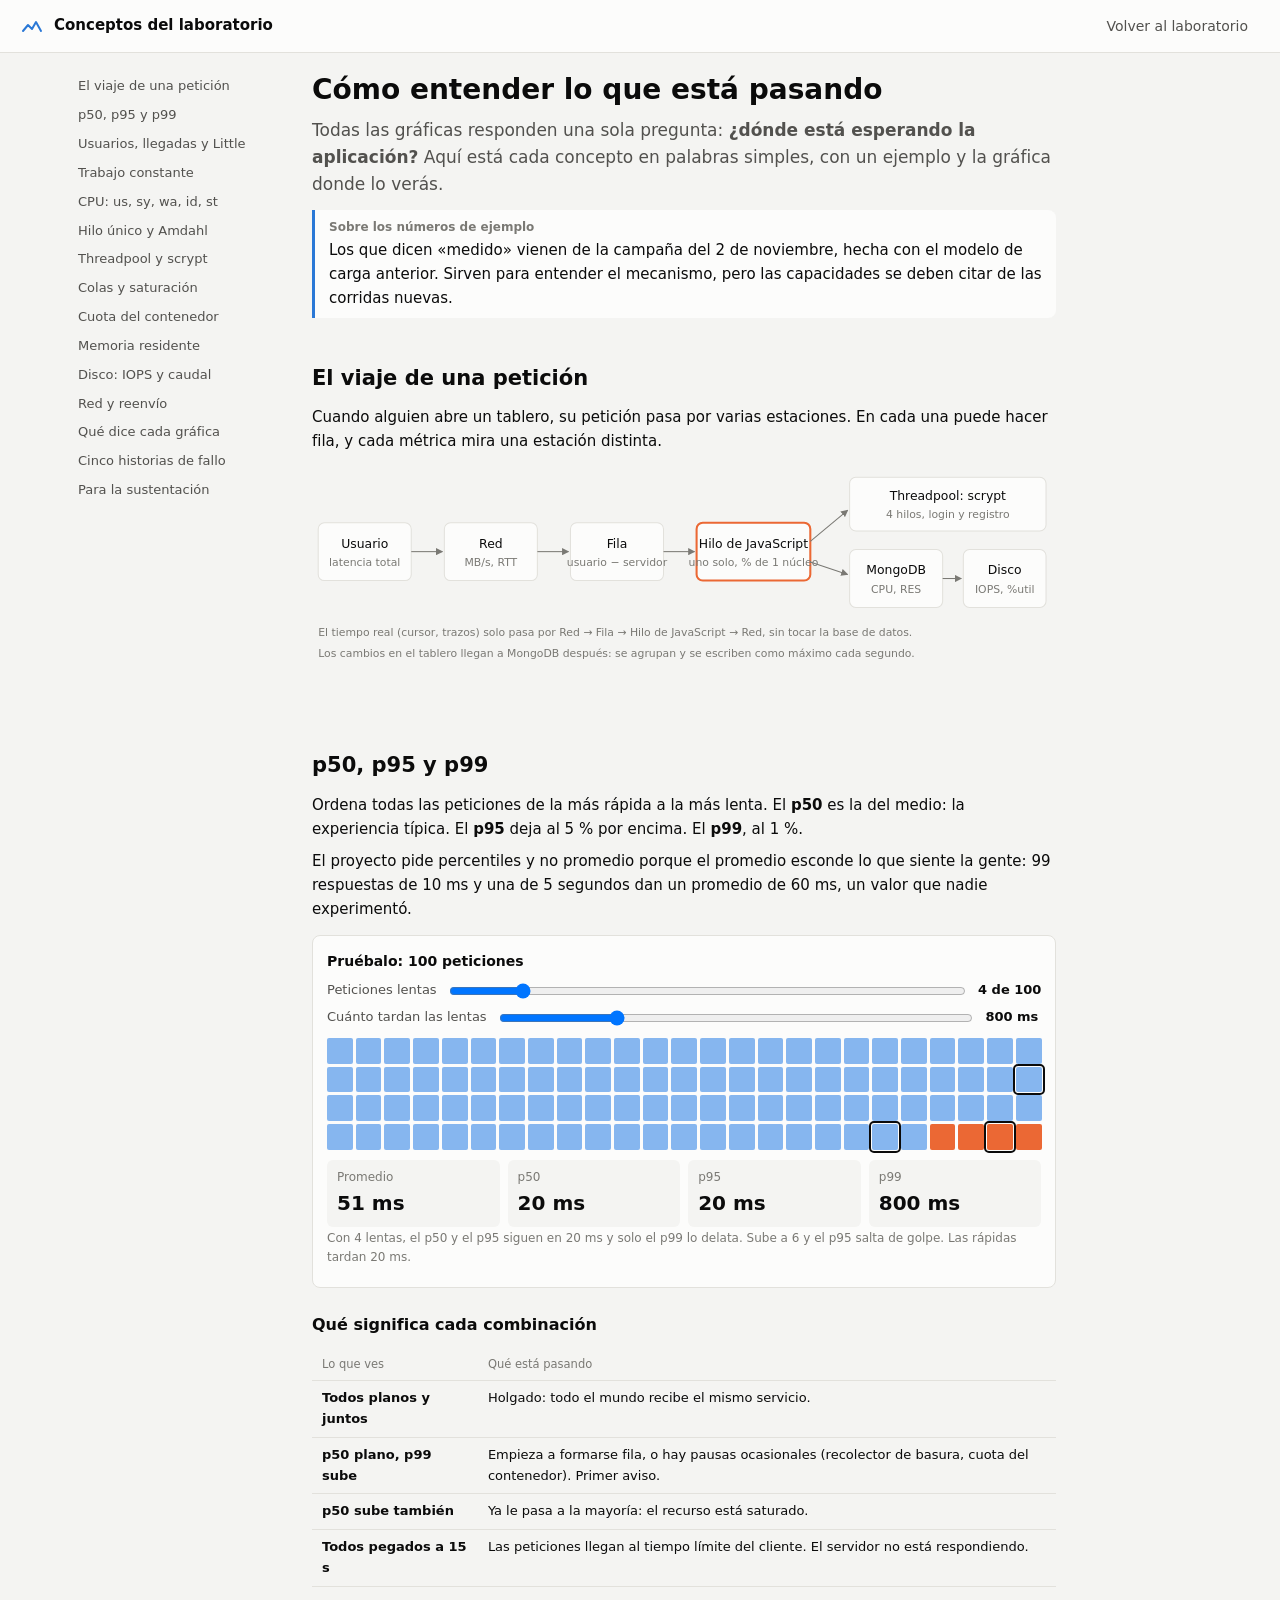
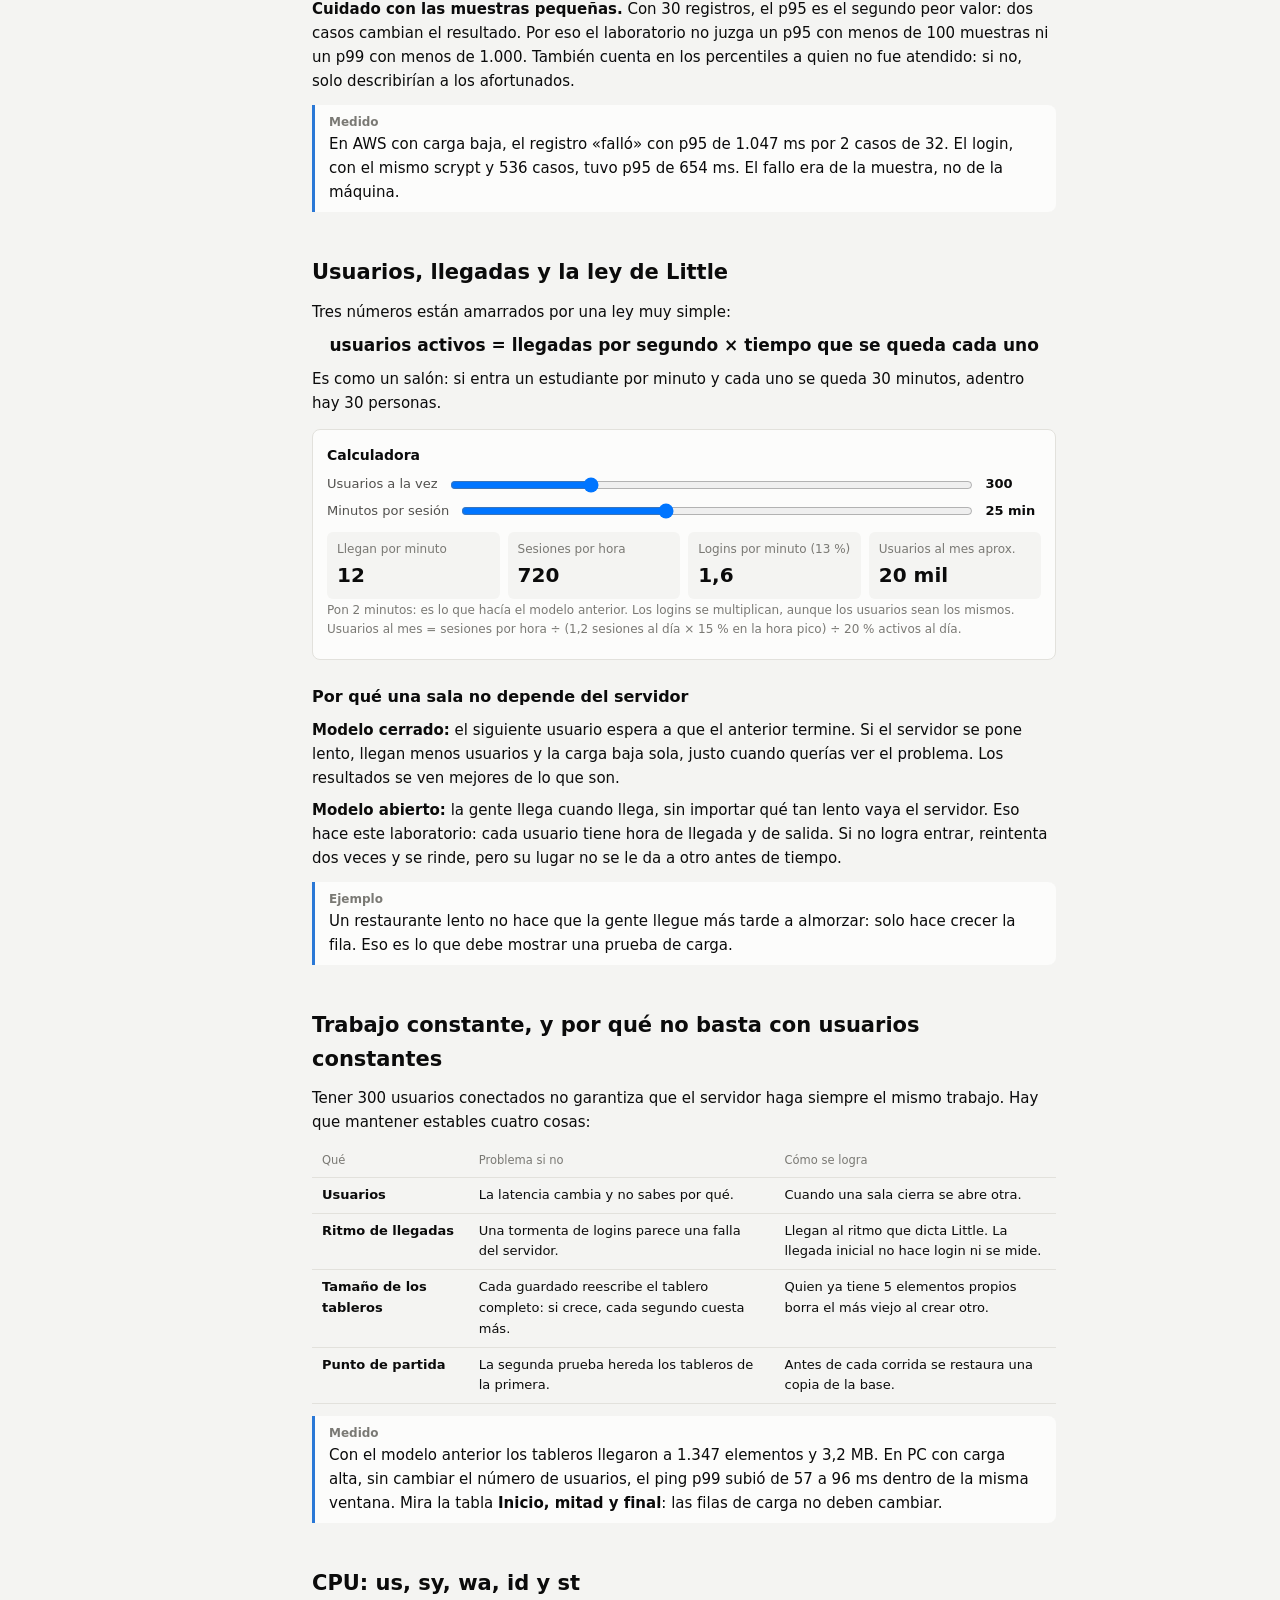
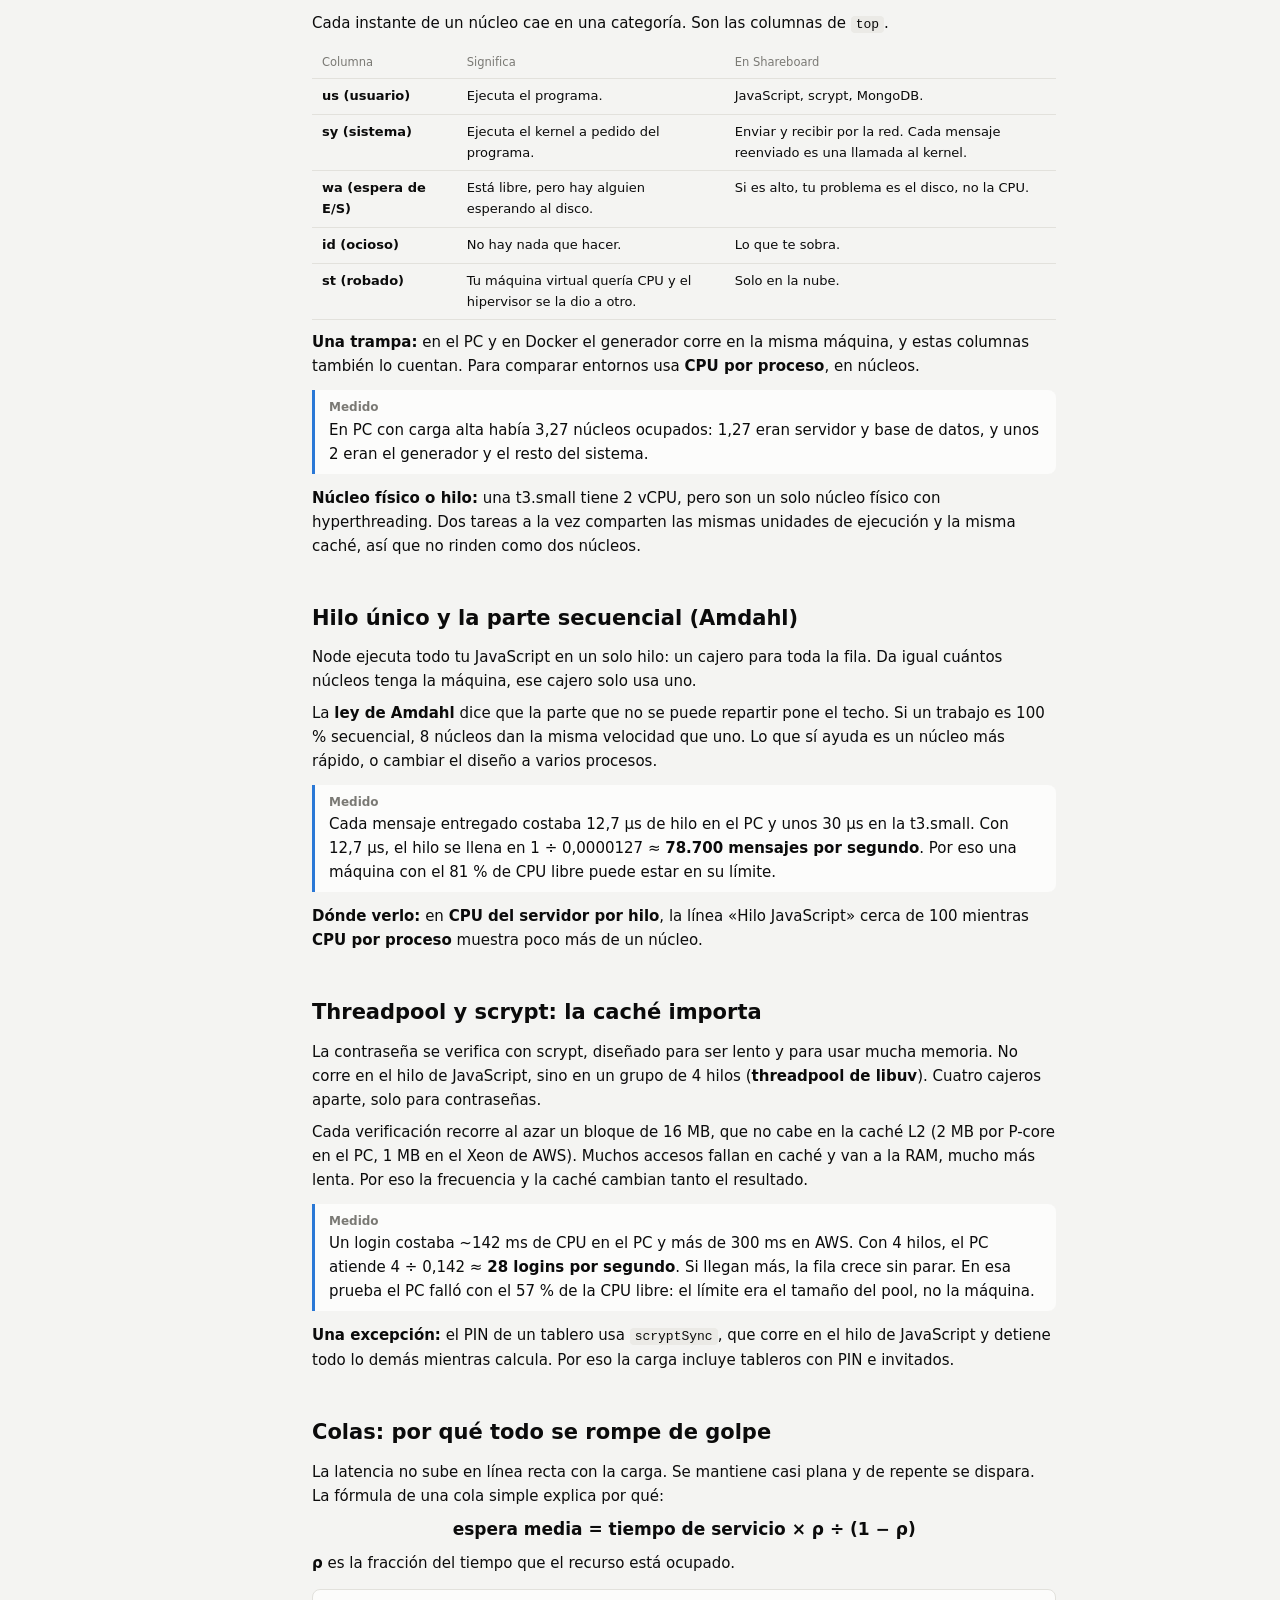
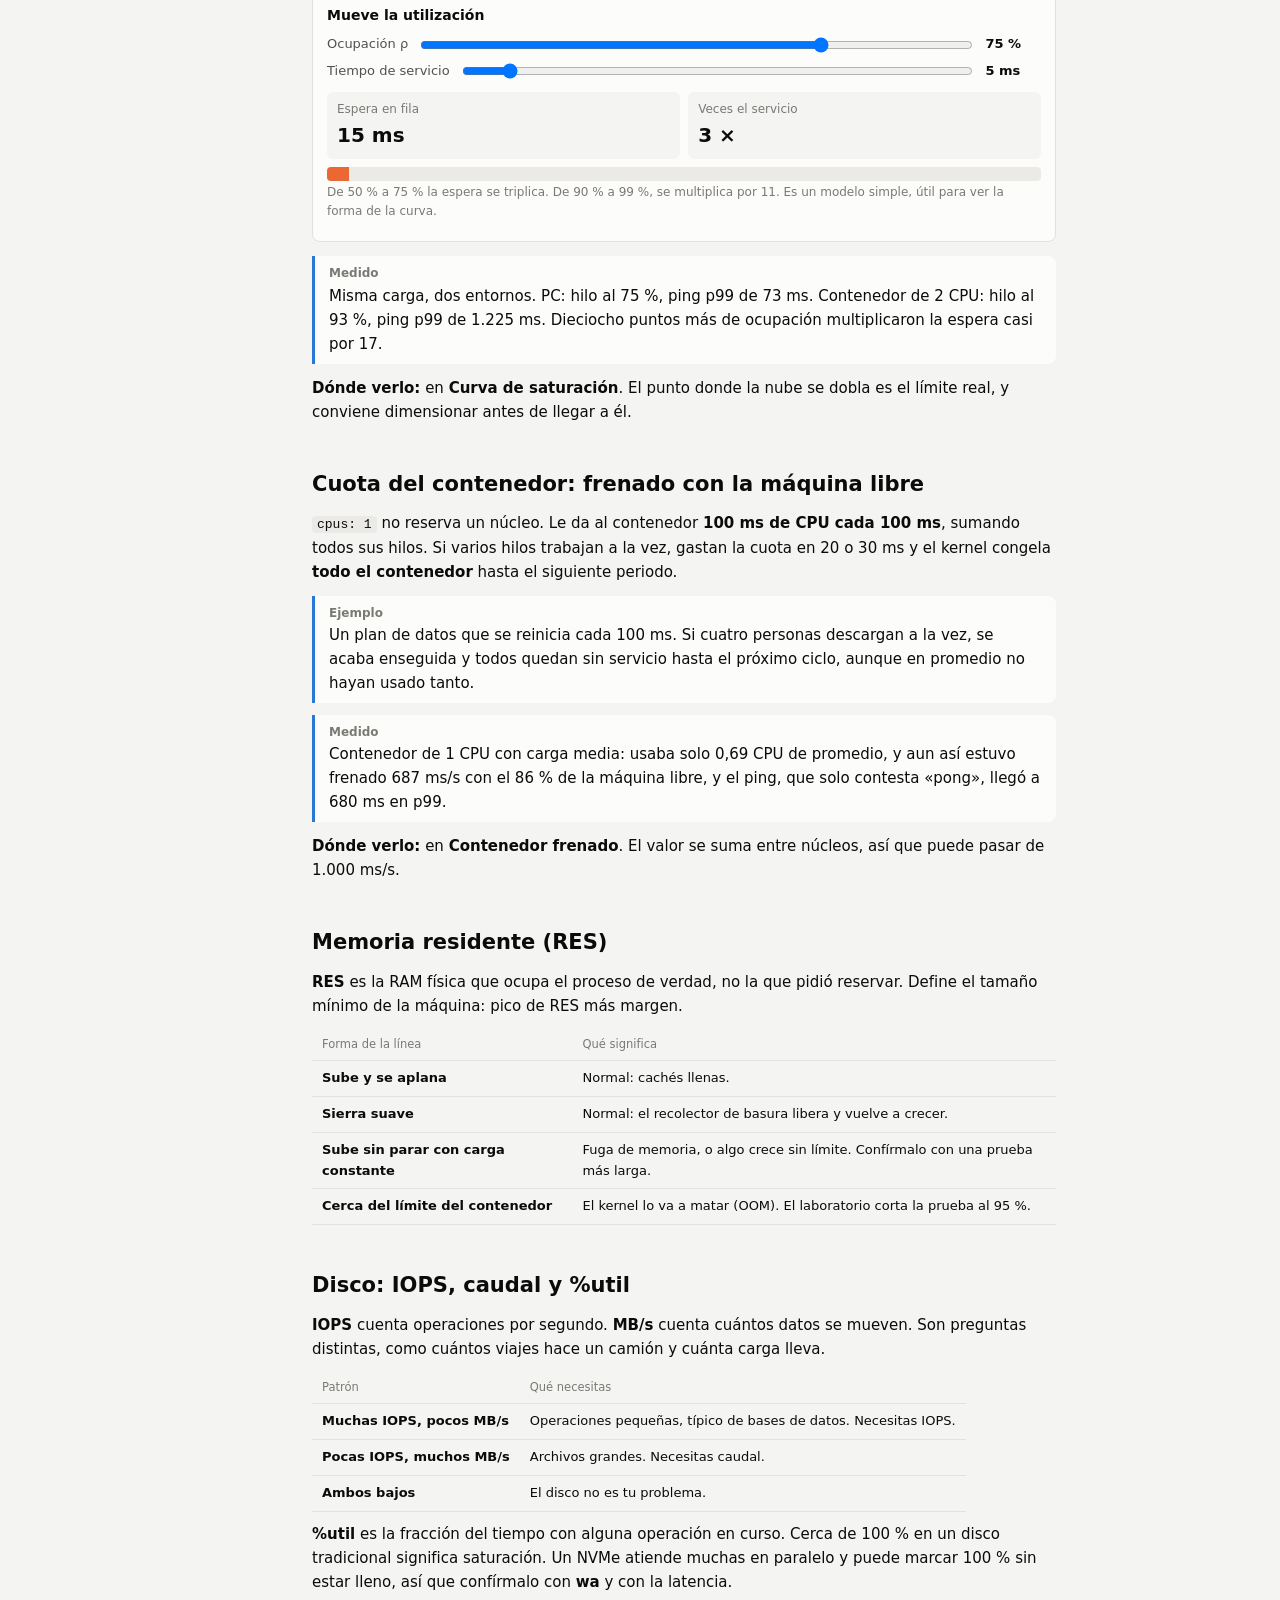
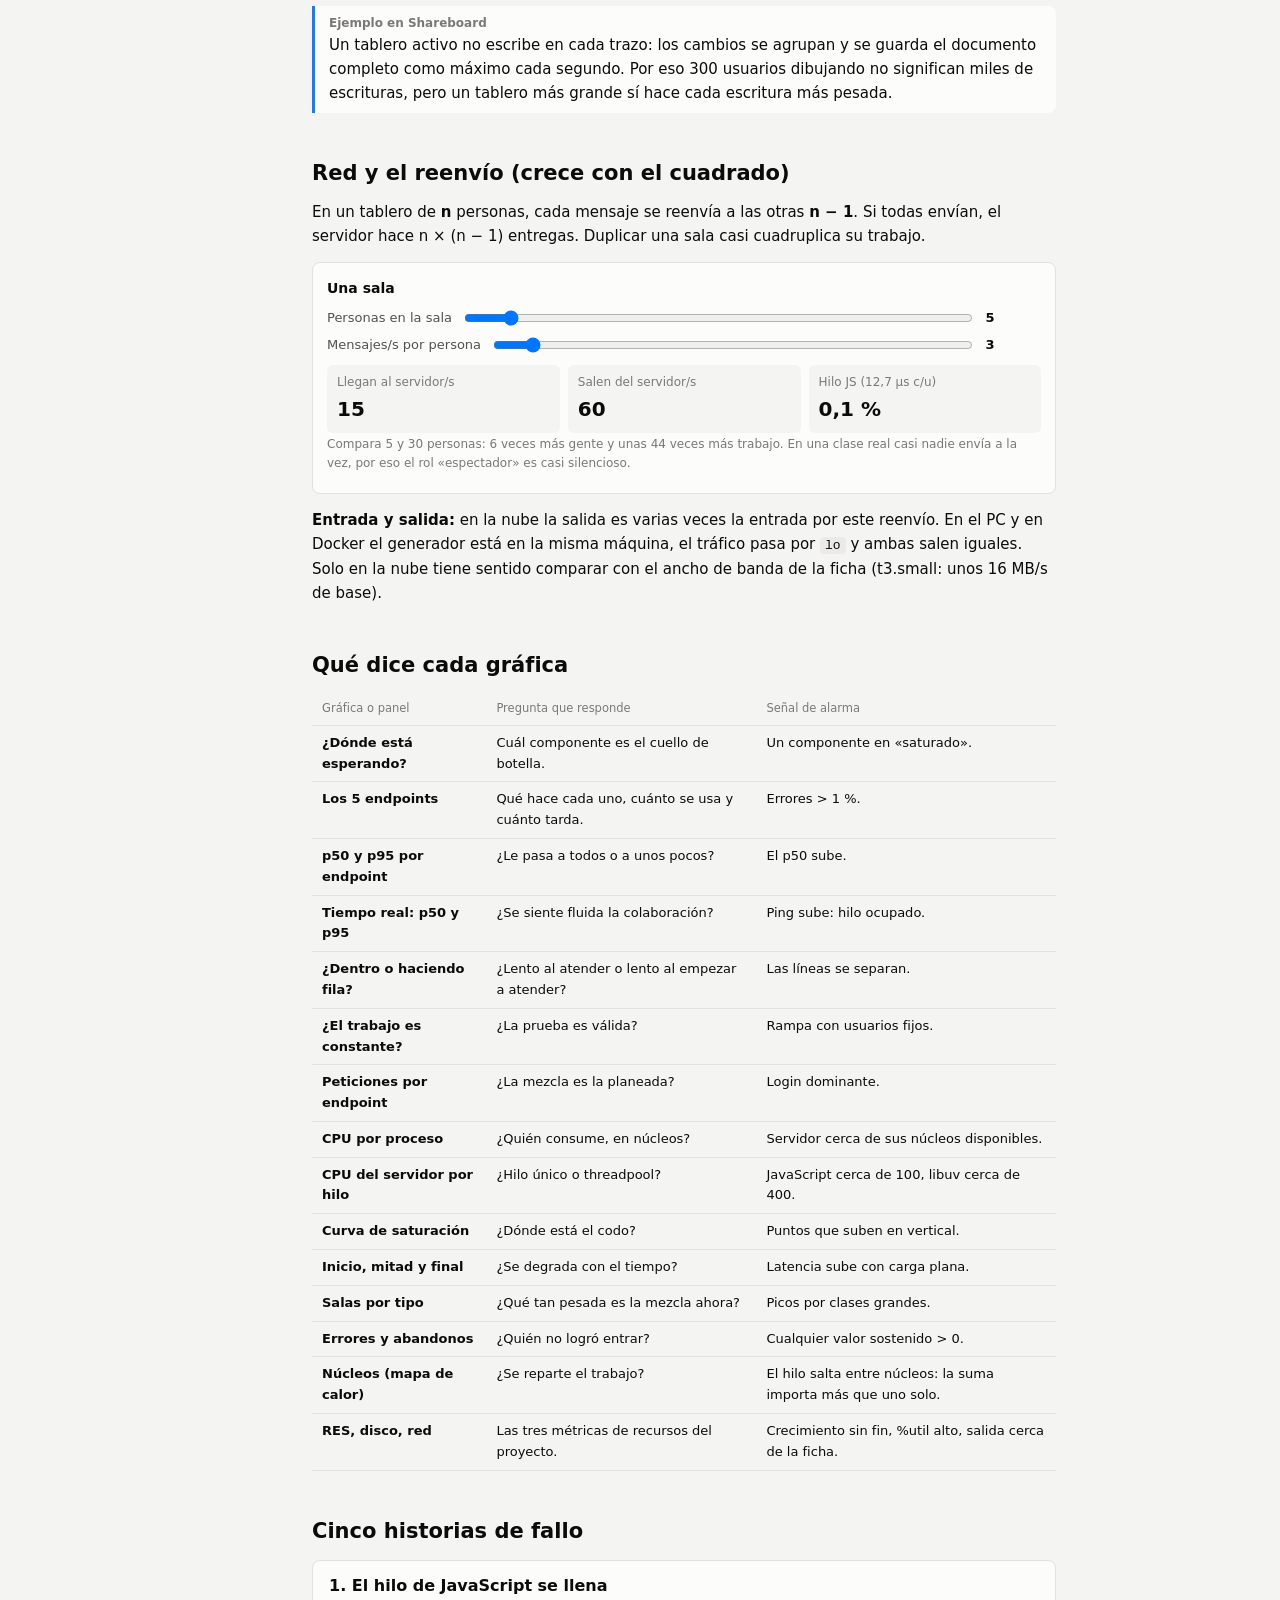
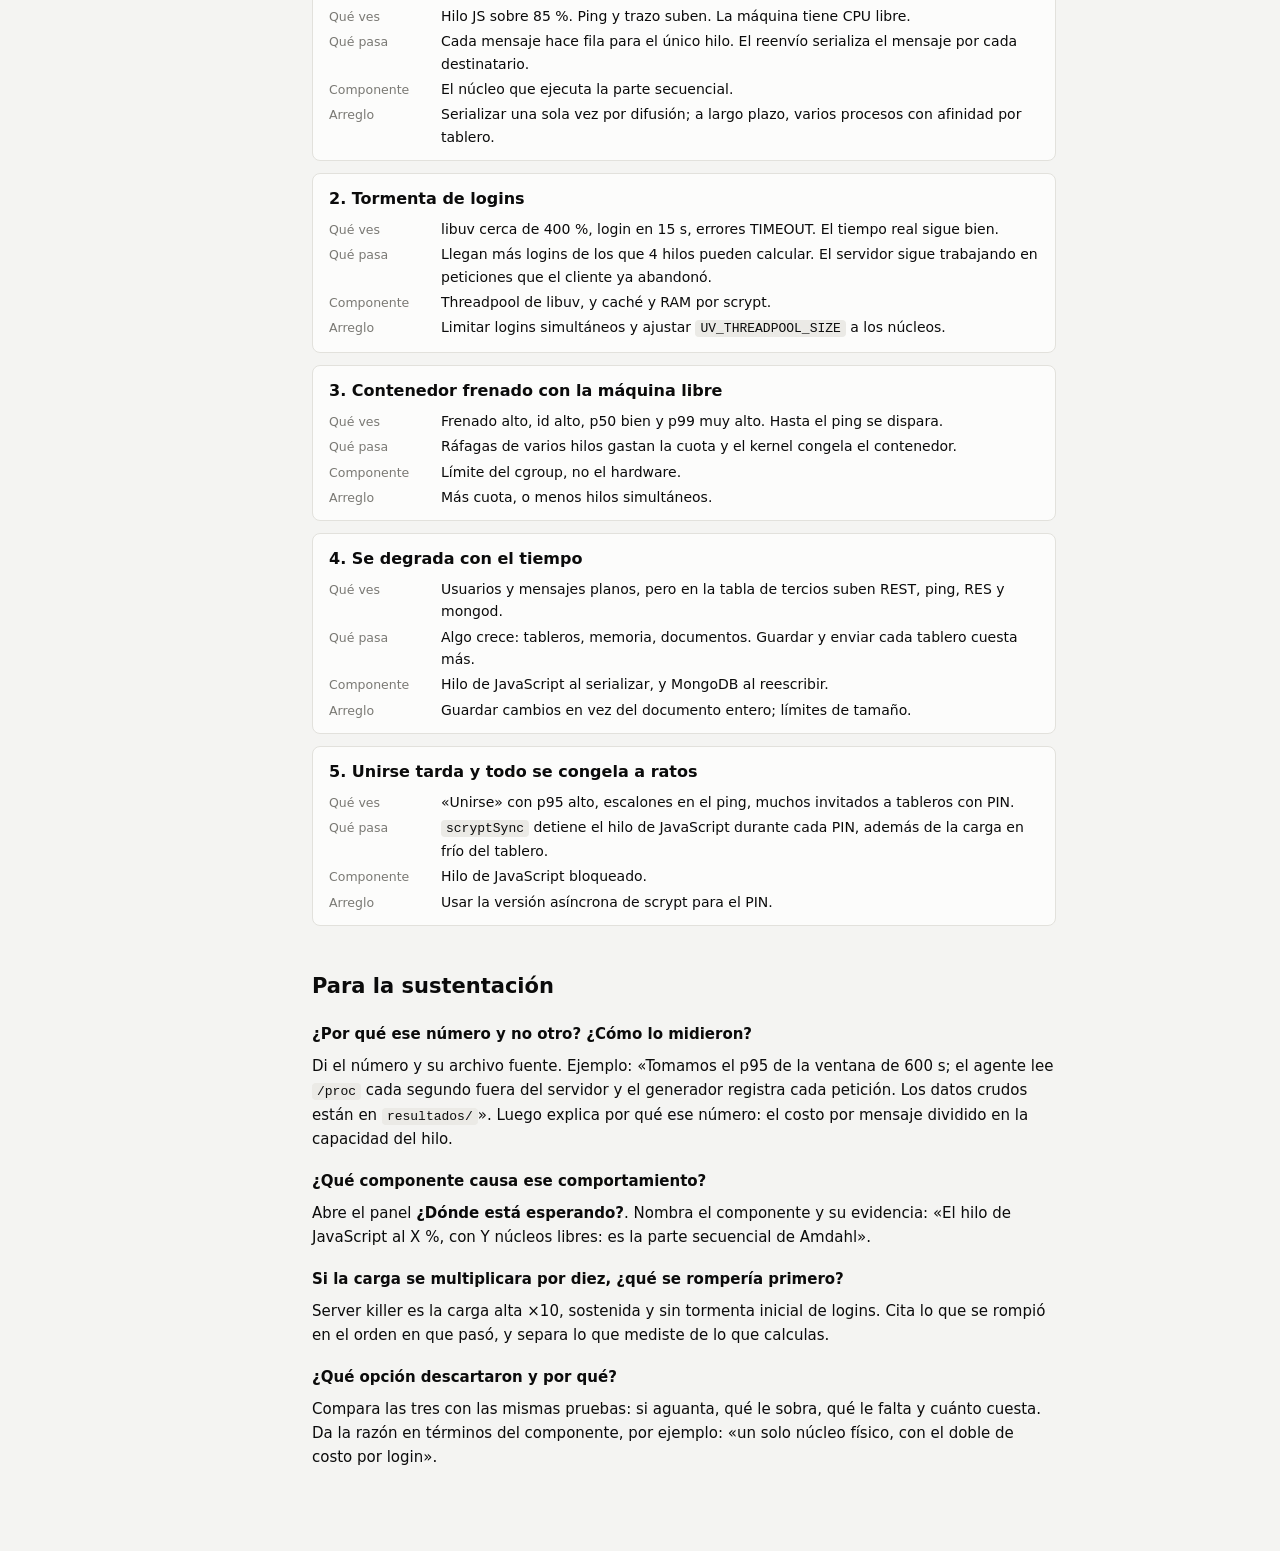
<file: telemetry/ui/conceptos.html>
<!doctype html>
<html lang="es">
<head>
<meta charset="utf-8">
<meta name="viewport" content="width=device-width, initial-scale=1">
<title>Conceptos del laboratorio</title>
<link rel="stylesheet" href="app.css">
<style>
  .doc { display: grid; grid-template-columns: 210px minmax(0, 1fr); gap: 32px; max-width: 1180px; margin: 0 auto; padding: 20px 20px 80px; }
  .toc { position: sticky; top: 64px; align-self: start; font-size: 13px; display: grid; gap: 2px; max-height: calc(100vh - 80px); overflow: auto; }
  .toc a { color: var(--text-2); text-decoration: none; padding: 4px 8px; border-radius: 6px; }
  .toc a:hover { background: var(--surface); color: var(--text); }
  article { min-width: 0; max-width: 78ch; font-size: 15px; line-height: 1.6; }
  article h1 { font-size: 28px; line-height: 1.2; margin: 0 0 10px; }
  article h2 { font-size: 21px; text-transform: none; letter-spacing: 0; color: var(--text); margin: 44px 0 10px; display: block; scroll-margin-top: 70px; }
  article h3 { font-size: 16px; margin: 24px 0 6px; }
  article p { margin: 8px 0; }
  article code { font-size: 13px; background: var(--grid); padding: 1px 5px; border-radius: 4px; }
  .lead { font-size: 17px; color: var(--text-2); }
  .eg { border-left: 3px solid var(--accent); padding: 8px 14px; margin: 12px 0; background: var(--surface); border-radius: 0 8px 8px 0; }
  .eg b:first-child { display: block; font-size: 12px; color: var(--muted); font-weight: 600; }
  .demo { background: var(--surface); border: 1px solid var(--border); border-radius: 8px; padding: 14px; margin: 14px 0; }
  .demo h4 { margin: 0 0 8px; font-size: 14px; }
  .demo label { display: flex; align-items: center; gap: 10px; font-size: 13px; color: var(--text-2); margin: 6px 0; flex-wrap: wrap; }
  .demo input[type=range] { flex: 1; min-width: 140px; height: auto; padding: 0; border: 0; background: none; }
  .demo output { font-weight: 600; color: var(--text); min-width: 56px; font-variant-numeric: tabular-nums; }
  .res { display: grid; grid-template-columns: repeat(auto-fit, minmax(110px, 1fr)); gap: 8px; margin-top: 10px; }
  .res div { background: var(--bg); border-radius: 6px; padding: 8px 10px; font-size: 12px; color: var(--muted); }
  .res b { display: block; font-size: 20px; color: var(--text); font-variant-numeric: tabular-nums; }
  .dots { display: grid; grid-template-columns: repeat(25, 1fr); gap: 3px; margin-top: 10px; }
  .dots i { aspect-ratio: 1; border-radius: 2px; background: var(--p50); }
  .dots i.slow { background: var(--s2); }
  .dots i.p { outline: 2px solid var(--text); outline-offset: 1px; }
  .res b { overflow-wrap: anywhere; }
  .bar .navlink { white-space: nowrap; }
  .bar-q { height: 14px; border-radius: 4px; background: var(--grid); overflow: hidden; margin-top: 8px; }
  .bar-q i { display: block; height: 100%; background: var(--s2); }
  article table { font-size: 13px; margin: 10px 0; display: block; overflow-x: auto; }
  article td { white-space: normal; vertical-align: top; }
  article td:first-child { font-weight: 600; min-width: 130px; }
  .path { width: 100%; height: auto; margin: 10px 0; }
  .path text { font: 12px system-ui, sans-serif; fill: var(--text); }
  .path .sub { font-size: 10.5px; fill: var(--muted); }
  .path rect { fill: var(--surface); stroke: var(--border); }
  .path .hot { stroke: var(--s2); stroke-width: 2; }
  .path line, .path path { stroke: var(--muted); fill: none; }
  .story { border: 1px solid var(--border); border-radius: 8px; padding: 12px 16px; margin: 12px 0; background: var(--surface); }
  .story h3 { margin: 0 0 6px; }
  .story dl { display: grid; grid-template-columns: 100px 1fr; gap: 3px 12px; margin: 0; font-size: 14px; }
  .story dt { color: var(--muted); font-size: 12.5px; padding-top: 2px; }
  .story dd { margin: 0; }
  .q { font-weight: 600; margin-top: 18px; }
  @media (max-width: 860px) { .doc { grid-template-columns: 1fr; } .toc { position: static; max-height: none; grid-template-columns: repeat(2, 1fr); } .story dl { grid-template-columns: 1fr; } }
</style>
</head>
<body>
<header class="bar">
  <div class="brand"><svg viewBox="0 0 24 24" aria-hidden="true"><path d="M3 17l5-6 4 4 4-7 5 9" fill="none" stroke="currentColor" stroke-width="2" stroke-linecap="round" stroke-linejoin="round"/></svg><strong>Conceptos del laboratorio</strong></div>
  <a class="navlink" href="index.html">Volver al laboratorio</a>
</header>
<div class="doc">
<nav class="toc" aria-label="Contenido">
  <a href="#viaje">El viaje de una petición</a>
  <a href="#percentiles">p50, p95 y p99</a>
  <a href="#carga">Usuarios, llegadas y Little</a>
  <a href="#constante">Trabajo constante</a>
  <a href="#cpu">CPU: us, sy, wa, id, st</a>
  <a href="#hilo">Hilo único y Amdahl</a>
  <a href="#pool">Threadpool y scrypt</a>
  <a href="#colas">Colas y saturación</a>
  <a href="#cuota">Cuota del contenedor</a>
  <a href="#memoria">Memoria residente</a>
  <a href="#disco">Disco: IOPS y caudal</a>
  <a href="#red">Red y reenvío</a>
  <a href="#graficas">Qué dice cada gráfica</a>
  <a href="#historias">Cinco historias de fallo</a>
  <a href="#sustentacion">Para la sustentación</a>
</nav>
<article>
<h1>Cómo entender lo que está pasando</h1>
<p class="lead">Todas las gráficas responden una sola pregunta: <b>¿dónde está esperando la aplicación?</b> Aquí está cada concepto en palabras simples, con un ejemplo y la gráfica donde lo verás.</p>
<div class="eg"><b>Sobre los números de ejemplo</b>Los que dicen «medido» vienen de la campaña del 2 de noviembre, hecha con el modelo de carga anterior. Sirven para entender el mecanismo, pero las capacidades se deben citar de las corridas nuevas.</div>

<h2 id="viaje">El viaje de una petición</h2>
<p>Cuando alguien abre un tablero, su petición pasa por varias estaciones. En cada una puede hacer fila, y cada métrica mira una estación distinta.</p>
<svg class="path" viewBox="0 0 720 210" role="img" aria-label="Recorrido: usuario, red, fila, hilo de JavaScript, y desde ahí threadpool de scrypt o MongoDB y disco">
  <defs><marker id="a" viewBox="0 0 8 8" refX="7" refY="4" markerWidth="7" markerHeight="7" orient="auto"><path d="M0 0L8 4L0 8z" style="fill:var(--muted);stroke:none"/></marker></defs>
  <rect x="6" y="50" width="90" height="56" rx="6"/><text x="51" y="74" text-anchor="middle">Usuario</text><text class="sub" x="51" y="92" text-anchor="middle">latencia total</text>
  <rect x="128" y="50" width="90" height="56" rx="6"/><text x="173" y="74" text-anchor="middle">Red</text><text class="sub" x="173" y="92" text-anchor="middle">MB/s, RTT</text>
  <rect x="250" y="50" width="90" height="56" rx="6"/><text x="295" y="74" text-anchor="middle">Fila</text><text class="sub" x="295" y="92" text-anchor="middle">usuario − servidor</text>
  <rect class="hot" x="372" y="50" width="110" height="56" rx="6"/><text x="427" y="74" text-anchor="middle">Hilo de JavaScript</text><text class="sub" x="427" y="92" text-anchor="middle">uno solo, % de 1 núcleo</text>
  <rect x="520" y="6" width="190" height="52" rx="6"/><text x="615" y="28" text-anchor="middle">Threadpool: scrypt</text><text class="sub" x="615" y="45" text-anchor="middle">4 hilos, login y registro</text>
  <rect x="520" y="76" width="90" height="56" rx="6"/><text x="565" y="100" text-anchor="middle">MongoDB</text><text class="sub" x="565" y="118" text-anchor="middle">CPU, RES</text>
  <rect x="630" y="76" width="80" height="56" rx="6"/><text x="670" y="100" text-anchor="middle">Disco</text><text class="sub" x="670" y="118" text-anchor="middle">IOPS, %util</text>
  <line x1="96" y1="78" x2="126" y2="78" marker-end="url(#a)"/><line x1="218" y1="78" x2="248" y2="78" marker-end="url(#a)"/><line x1="340" y1="78" x2="370" y2="78" marker-end="url(#a)"/>
  <line x1="482" y1="68" x2="518" y2="38" marker-end="url(#a)"/><line x1="482" y1="88" x2="518" y2="100" marker-end="url(#a)"/><line x1="610" y1="104" x2="628" y2="104" marker-end="url(#a)"/>
  <text class="sub" x="6" y="160">El tiempo real (cursor, trazos) solo pasa por Red → Fila → Hilo de JavaScript → Red, sin tocar la base de datos.</text>
  <text class="sub" x="6" y="180">Los cambios en el tablero llegan a MongoDB después: se agrupan y se escriben como máximo cada segundo.</text>
</svg>

<h2 id="percentiles">p50, p95 y p99</h2>
<p>Ordena todas las peticiones de la más rápida a la más lenta. El <b>p50</b> es la del medio: la experiencia típica. El <b>p95</b> deja al 5 % por encima. El <b>p99</b>, al 1 %.</p>
<p>El proyecto pide percentiles y no promedio porque el promedio esconde lo que siente la gente: 99 respuestas de 10 ms y una de 5 segundos dan un promedio de 60 ms, un valor que nadie experimentó.</p>
<div class="demo">
  <h4>Pruébalo: 100 peticiones</h4>
  <label>Peticiones lentas <input type="range" id="pSlow" min="0" max="30" value="4"><output id="pSlowO"></output></label>
  <label>Cuánto tardan las lentas <input type="range" id="pMs" min="100" max="3000" step="100" value="800"><output id="pMsO"></output></label>
  <div class="dots" id="pDots" aria-hidden="true"></div>
  <div class="res"><div>Promedio<b id="pAvg"></b></div><div>p50<b id="p50"></b></div><div>p95<b id="p95"></b></div><div>p99<b id="p99"></b></div></div>
  <p class="hint">Con 4 lentas, el p50 y el p95 siguen en 20 ms y solo el p99 lo delata. Sube a 6 y el p95 salta de golpe. Las rápidas tardan 20 ms.</p>
</div>
<h3>Qué significa cada combinación</h3>
<table>
  <thead><tr><th>Lo que ves</th><th>Qué está pasando</th></tr></thead>
  <tbody>
    <tr><td>Todos planos y juntos</td><td>Holgado: todo el mundo recibe el mismo servicio.</td></tr>
    <tr><td>p50 plano, p99 sube</td><td>Empieza a formarse fila, o hay pausas ocasionales (recolector de basura, cuota del contenedor). Primer aviso.</td></tr>
    <tr><td>p50 sube también</td><td>Ya le pasa a la mayoría: el recurso está saturado.</td></tr>
    <tr><td>Todos pegados a 15 s</td><td>Las peticiones llegan al tiempo límite del cliente. El servidor no está respondiendo.</td></tr>
  </tbody>
</table>
<p><b>Cuidado con las muestras pequeñas.</b> Con 30 registros, el p95 es el segundo peor valor: dos casos cambian el resultado. Por eso el laboratorio no juzga un p95 con menos de 100 muestras ni un p99 con menos de 1.000. También cuenta en los percentiles a quien no fue atendido: si no, solo describirían a los afortunados.</p>
<div class="eg"><b>Medido</b>En AWS con carga baja, el registro «falló» con p95 de 1.047 ms por 2 casos de 32. El login, con el mismo scrypt y 536 casos, tuvo p95 de 654 ms. El fallo era de la muestra, no de la máquina.</div>

<h2 id="carga">Usuarios, llegadas y la ley de Little</h2>
<p>Tres números están amarrados por una ley muy simple:</p>
<p style="text-align:center;font-size:17px"><b>usuarios activos = llegadas por segundo × tiempo que se queda cada uno</b></p>
<p>Es como un salón: si entra un estudiante por minuto y cada uno se queda 30 minutos, adentro hay 30 personas.</p>
<div class="demo">
  <h4>Calculadora</h4>
  <label>Usuarios a la vez <input type="range" id="lL" min="50" max="1000" step="50" value="300"><output id="lLO"></output></label>
  <label>Minutos por sesión <input type="range" id="lW" min="2" max="60" value="25"><output id="lWO"></output></label>
  <div class="res"><div>Llegan por minuto<b id="lA"></b></div><div>Sesiones por hora<b id="lS"></b></div><div>Logins por minuto (13 %)<b id="lLog"></b></div><div>Usuarios al mes aprox.<b id="lM"></b></div></div>
  <p class="hint">Pon 2 minutos: es lo que hacía el modelo anterior. Los logins se multiplican, aunque los usuarios sean los mismos. Usuarios al mes = sesiones por hora ÷ (1,2 sesiones al día × 15 % en la hora pico) ÷ 20 % activos al día.</p>
</div>
<h3>Por qué una sala no depende del servidor</h3>
<p><b>Modelo cerrado:</b> el siguiente usuario espera a que el anterior termine. Si el servidor se pone lento, llegan menos usuarios y la carga baja sola, justo cuando querías ver el problema. Los resultados se ven mejores de lo que son.</p>
<p><b>Modelo abierto:</b> la gente llega cuando llega, sin importar qué tan lento vaya el servidor. Eso hace este laboratorio: cada usuario tiene hora de llegada y de salida. Si no logra entrar, reintenta dos veces y se rinde, pero su lugar no se le da a otro antes de tiempo.</p>
<div class="eg"><b>Ejemplo</b>Un restaurante lento no hace que la gente llegue más tarde a almorzar: solo hace crecer la fila. Eso es lo que debe mostrar una prueba de carga.</div>

<h2 id="constante">Trabajo constante, y por qué no basta con usuarios constantes</h2>
<p>Tener 300 usuarios conectados no garantiza que el servidor haga siempre el mismo trabajo. Hay que mantener estables cuatro cosas:</p>
<table>
  <thead><tr><th>Qué</th><th>Problema si no</th><th>Cómo se logra</th></tr></thead>
  <tbody>
    <tr><td>Usuarios</td><td>La latencia cambia y no sabes por qué.</td><td>Cuando una sala cierra se abre otra.</td></tr>
    <tr><td>Ritmo de llegadas</td><td>Una tormenta de logins parece una falla del servidor.</td><td>Llegan al ritmo que dicta Little. La llegada inicial no hace login ni se mide.</td></tr>
    <tr><td>Tamaño de los tableros</td><td>Cada guardado reescribe el tablero completo: si crece, cada segundo cuesta más.</td><td>Quien ya tiene 5 elementos propios borra el más viejo al crear otro.</td></tr>
    <tr><td>Punto de partida</td><td>La segunda prueba hereda los tableros de la primera.</td><td>Antes de cada corrida se restaura una copia de la base.</td></tr>
  </tbody>
</table>
<div class="eg"><b>Medido</b>Con el modelo anterior los tableros llegaron a 1.347 elementos y 3,2 MB. En PC con carga alta, sin cambiar el número de usuarios, el ping p99 subió de 57 a 96 ms dentro de la misma ventana. Mira la tabla <b>Inicio, mitad y final</b>: las filas de carga no deben cambiar.</div>

<h2 id="cpu">CPU: us, sy, wa, id y st</h2>
<p>Cada instante de un núcleo cae en una categoría. Son las columnas de <code>top</code>.</p>
<table>
  <thead><tr><th>Columna</th><th>Significa</th><th>En Shareboard</th></tr></thead>
  <tbody>
    <tr><td>us (usuario)</td><td>Ejecuta el programa.</td><td>JavaScript, scrypt, MongoDB.</td></tr>
    <tr><td>sy (sistema)</td><td>Ejecuta el kernel a pedido del programa.</td><td>Enviar y recibir por la red. Cada mensaje reenviado es una llamada al kernel.</td></tr>
    <tr><td>wa (espera de E/S)</td><td>Está libre, pero hay alguien esperando al disco.</td><td>Si es alto, tu problema es el disco, no la CPU.</td></tr>
    <tr><td>id (ocioso)</td><td>No hay nada que hacer.</td><td>Lo que te sobra.</td></tr>
    <tr><td>st (robado)</td><td>Tu máquina virtual quería CPU y el hipervisor se la dio a otro.</td><td>Solo en la nube.</td></tr>
  </tbody>
</table>
<p><b>Una trampa:</b> en el PC y en Docker el generador corre en la misma máquina, y estas columnas también lo cuentan. Para comparar entornos usa <b>CPU por proceso</b>, en núcleos.</p>
<div class="eg"><b>Medido</b>En PC con carga alta había 3,27 núcleos ocupados: 1,27 eran servidor y base de datos, y unos 2 eran el generador y el resto del sistema.</div>
<p><b>Núcleo físico o hilo:</b> una t3.small tiene 2 vCPU, pero son un solo núcleo físico con hyperthreading. Dos tareas a la vez comparten las mismas unidades de ejecución y la misma caché, así que no rinden como dos núcleos.</p>

<h2 id="hilo">Hilo único y la parte secuencial (Amdahl)</h2>
<p>Node ejecuta todo tu JavaScript en un solo hilo: un cajero para toda la fila. Da igual cuántos núcleos tenga la máquina, ese cajero solo usa uno.</p>
<p>La <b>ley de Amdahl</b> dice que la parte que no se puede repartir pone el techo. Si un trabajo es 100 % secuencial, 8 núcleos dan la misma velocidad que uno. Lo que sí ayuda es un núcleo más rápido, o cambiar el diseño a varios procesos.</p>
<div class="eg"><b>Medido</b>Cada mensaje entregado costaba 12,7 µs de hilo en el PC y unos 30 µs en la t3.small. Con 12,7 µs, el hilo se llena en 1 ÷ 0,0000127 ≈ <b>78.700 mensajes por segundo</b>. Por eso una máquina con el 81 % de CPU libre puede estar en su límite.</div>
<p><b>Dónde verlo:</b> en <b>CPU del servidor por hilo</b>, la línea «Hilo JavaScript» cerca de 100 mientras <b>CPU por proceso</b> muestra poco más de un núcleo.</p>

<h2 id="pool">Threadpool y scrypt: la caché importa</h2>
<p>La contraseña se verifica con scrypt, diseñado para ser lento y para usar mucha memoria. No corre en el hilo de JavaScript, sino en un grupo de 4 hilos (<b>threadpool de libuv</b>). Cuatro cajeros aparte, solo para contraseñas.</p>
<p>Cada verificación recorre al azar un bloque de 16 MB, que no cabe en la caché L2 (2 MB por P-core en el PC, 1 MB en el Xeon de AWS). Muchos accesos fallan en caché y van a la RAM, mucho más lenta. Por eso la frecuencia y la caché cambian tanto el resultado.</p>
<div class="eg"><b>Medido</b>Un login costaba ~142 ms de CPU en el PC y más de 300 ms en AWS. Con 4 hilos, el PC atiende 4 ÷ 0,142 ≈ <b>28 logins por segundo</b>. Si llegan más, la fila crece sin parar. En esa prueba el PC falló con el 57 % de la CPU libre: el límite era el tamaño del pool, no la máquina.</div>
<p><b>Una excepción:</b> el PIN de un tablero usa <code>scryptSync</code>, que corre en el hilo de JavaScript y detiene todo lo demás mientras calcula. Por eso la carga incluye tableros con PIN e invitados.</p>

<h2 id="colas">Colas: por qué todo se rompe de golpe</h2>
<p>La latencia no sube en línea recta con la carga. Se mantiene casi plana y de repente se dispara. La fórmula de una cola simple explica por qué:</p>
<p style="text-align:center;font-size:17px"><b>espera media = tiempo de servicio × ρ ÷ (1 − ρ)</b></p>
<p><b>ρ</b> es la fracción del tiempo que el recurso está ocupado.</p>
<div class="demo">
  <h4>Mueve la utilización</h4>
  <label>Ocupación ρ <input type="range" id="qR" min="10" max="99" value="75"><output id="qRO"></output></label>
  <label>Tiempo de servicio <input type="range" id="qS" min="1" max="50" value="5"><output id="qSO"></output></label>
  <div class="res"><div>Espera en fila<b id="qW"></b></div><div>Veces el servicio<b id="qX"></b></div></div>
  <div class="bar-q"><i id="qB"></i></div>
  <p class="hint">De 50 % a 75 % la espera se triplica. De 90 % a 99 %, se multiplica por 11. Es un modelo simple, útil para ver la forma de la curva.</p>
</div>
<div class="eg"><b>Medido</b>Misma carga, dos entornos. PC: hilo al 75 %, ping p99 de 73 ms. Contenedor de 2 CPU: hilo al 93 %, ping p99 de 1.225 ms. Dieciocho puntos más de ocupación multiplicaron la espera casi por 17.</div>
<p><b>Dónde verlo:</b> en <b>Curva de saturación</b>. El punto donde la nube se dobla es el límite real, y conviene dimensionar antes de llegar a él.</p>

<h2 id="cuota">Cuota del contenedor: frenado con la máquina libre</h2>
<p><code>cpus: 1</code> no reserva un núcleo. Le da al contenedor <b>100 ms de CPU cada 100 ms</b>, sumando todos sus hilos. Si varios hilos trabajan a la vez, gastan la cuota en 20 o 30 ms y el kernel congela <b>todo el contenedor</b> hasta el siguiente periodo.</p>
<div class="eg"><b>Ejemplo</b>Un plan de datos que se reinicia cada 100 ms. Si cuatro personas descargan a la vez, se acaba enseguida y todos quedan sin servicio hasta el próximo ciclo, aunque en promedio no hayan usado tanto.</div>
<div class="eg"><b>Medido</b>Contenedor de 1 CPU con carga media: usaba solo 0,69 CPU de promedio, y aun así estuvo frenado 687 ms/s con el 86 % de la máquina libre, y el ping, que solo contesta «pong», llegó a 680 ms en p99.</div>
<p><b>Dónde verlo:</b> en <b>Contenedor frenado</b>. El valor se suma entre núcleos, así que puede pasar de 1.000 ms/s.</p>

<h2 id="memoria">Memoria residente (RES)</h2>
<p><b>RES</b> es la RAM física que ocupa el proceso de verdad, no la que pidió reservar. Define el tamaño mínimo de la máquina: pico de RES más margen.</p>
<table>
  <thead><tr><th>Forma de la línea</th><th>Qué significa</th></tr></thead>
  <tbody>
    <tr><td>Sube y se aplana</td><td>Normal: cachés llenas.</td></tr>
    <tr><td>Sierra suave</td><td>Normal: el recolector de basura libera y vuelve a crecer.</td></tr>
    <tr><td>Sube sin parar con carga constante</td><td>Fuga de memoria, o algo crece sin límite. Confírmalo con una prueba más larga.</td></tr>
    <tr><td>Cerca del límite del contenedor</td><td>El kernel lo va a matar (OOM). El laboratorio corta la prueba al 95 %.</td></tr>
  </tbody>
</table>

<h2 id="disco">Disco: IOPS, caudal y %util</h2>
<p><b>IOPS</b> cuenta operaciones por segundo. <b>MB/s</b> cuenta cuántos datos se mueven. Son preguntas distintas, como cuántos viajes hace un camión y cuánta carga lleva.</p>
<table>
  <thead><tr><th>Patrón</th><th>Qué necesitas</th></tr></thead>
  <tbody>
    <tr><td>Muchas IOPS, pocos MB/s</td><td>Operaciones pequeñas, típico de bases de datos. Necesitas IOPS.</td></tr>
    <tr><td>Pocas IOPS, muchos MB/s</td><td>Archivos grandes. Necesitas caudal.</td></tr>
    <tr><td>Ambos bajos</td><td>El disco no es tu problema.</td></tr>
  </tbody>
</table>
<p><b>%util</b> es la fracción del tiempo con alguna operación en curso. Cerca de 100 % en un disco tradicional significa saturación. Un NVMe atiende muchas en paralelo y puede marcar 100 % sin estar lleno, así que confírmalo con <b>wa</b> y con la latencia.</p>
<div class="eg"><b>Ejemplo en Shareboard</b>Un tablero activo no escribe en cada trazo: los cambios se agrupan y se guarda el documento completo como máximo cada segundo. Por eso 300 usuarios dibujando no significan miles de escrituras, pero un tablero más grande sí hace cada escritura más pesada.</div>

<h2 id="red">Red y el reenvío (crece con el cuadrado)</h2>
<p>En un tablero de <b>n</b> personas, cada mensaje se reenvía a las otras <b>n − 1</b>. Si todas envían, el servidor hace n × (n − 1) entregas. Duplicar una sala casi cuadruplica su trabajo.</p>
<div class="demo">
  <h4>Una sala</h4>
  <label>Personas en la sala <input type="range" id="fN" min="2" max="40" value="5"><output id="fNO"></output></label>
  <label>Mensajes/s por persona <input type="range" id="fM" min="1" max="30" value="3"><output id="fMO"></output></label>
  <div class="res"><div>Llegan al servidor/s<b id="fI"></b></div><div>Salen del servidor/s<b id="fO"></b></div><div>Hilo JS (12,7 µs c/u)<b id="fC"></b></div></div>
  <p class="hint">Compara 5 y 30 personas: 6 veces más gente y unas 44 veces más trabajo. En una clase real casi nadie envía a la vez, por eso el rol «espectador» es casi silencioso.</p>
</div>
<p><b>Entrada y salida:</b> en la nube la salida es varias veces la entrada por este reenvío. En el PC y en Docker el generador está en la misma máquina, el tráfico pasa por <code>lo</code> y ambas salen iguales. Solo en la nube tiene sentido comparar con el ancho de banda de la ficha (t3.small: unos 16 MB/s de base).</p>

<h2 id="graficas">Qué dice cada gráfica</h2>
<table>
  <thead><tr><th>Gráfica o panel</th><th>Pregunta que responde</th><th>Señal de alarma</th></tr></thead>
  <tbody>
    <tr><td>¿Dónde está esperando?</td><td>Cuál componente es el cuello de botella.</td><td>Un componente en «saturado».</td></tr>
    <tr><td>Los 5 endpoints</td><td>Qué hace cada uno, cuánto se usa y cuánto tarda.</td><td>Errores &gt; 1 %.</td></tr>
    <tr><td>p50 y p95 por endpoint</td><td>¿Le pasa a todos o a unos pocos?</td><td>El p50 sube.</td></tr>
    <tr><td>Tiempo real: p50 y p95</td><td>¿Se siente fluida la colaboración?</td><td>Ping sube: hilo ocupado.</td></tr>
    <tr><td>¿Dentro o haciendo fila?</td><td>¿Lento al atender o lento al empezar a atender?</td><td>Las líneas se separan.</td></tr>
    <tr><td>¿El trabajo es constante?</td><td>¿La prueba es válida?</td><td>Rampa con usuarios fijos.</td></tr>
    <tr><td>Peticiones por endpoint</td><td>¿La mezcla es la planeada?</td><td>Login dominante.</td></tr>
    <tr><td>CPU por proceso</td><td>¿Quién consume, en núcleos?</td><td>Servidor cerca de sus núcleos disponibles.</td></tr>
    <tr><td>CPU del servidor por hilo</td><td>¿Hilo único o threadpool?</td><td>JavaScript cerca de 100, libuv cerca de 400.</td></tr>
    <tr><td>Curva de saturación</td><td>¿Dónde está el codo?</td><td>Puntos que suben en vertical.</td></tr>
    <tr><td>Inicio, mitad y final</td><td>¿Se degrada con el tiempo?</td><td>Latencia sube con carga plana.</td></tr>
    <tr><td>Salas por tipo</td><td>¿Qué tan pesada es la mezcla ahora?</td><td>Picos por clases grandes.</td></tr>
    <tr><td>Errores y abandonos</td><td>¿Quién no logró entrar?</td><td>Cualquier valor sostenido &gt; 0.</td></tr>
    <tr><td>Núcleos (mapa de calor)</td><td>¿Se reparte el trabajo?</td><td>El hilo salta entre núcleos: la suma importa más que uno solo.</td></tr>
    <tr><td>RES, disco, red</td><td>Las tres métricas de recursos del proyecto.</td><td>Crecimiento sin fin, %util alto, salida cerca de la ficha.</td></tr>
  </tbody>
</table>

<h2 id="historias">Cinco historias de fallo</h2>
<div class="story"><h3>1. El hilo de JavaScript se llena</h3><dl>
  <dt>Qué ves</dt><dd>Hilo JS sobre 85 %. Ping y trazo suben. La máquina tiene CPU libre.</dd>
  <dt>Qué pasa</dt><dd>Cada mensaje hace fila para el único hilo. El reenvío serializa el mensaje por cada destinatario.</dd>
  <dt>Componente</dt><dd>El núcleo que ejecuta la parte secuencial.</dd>
  <dt>Arreglo</dt><dd>Serializar una sola vez por difusión; a largo plazo, varios procesos con afinidad por tablero.</dd></dl></div>
<div class="story"><h3>2. Tormenta de logins</h3><dl>
  <dt>Qué ves</dt><dd>libuv cerca de 400 %, login en 15 s, errores TIMEOUT. El tiempo real sigue bien.</dd>
  <dt>Qué pasa</dt><dd>Llegan más logins de los que 4 hilos pueden calcular. El servidor sigue trabajando en peticiones que el cliente ya abandonó.</dd>
  <dt>Componente</dt><dd>Threadpool de libuv, y caché y RAM por scrypt.</dd>
  <dt>Arreglo</dt><dd>Limitar logins simultáneos y ajustar <code>UV_THREADPOOL_SIZE</code> a los núcleos.</dd></dl></div>
<div class="story"><h3>3. Contenedor frenado con la máquina libre</h3><dl>
  <dt>Qué ves</dt><dd>Frenado alto, id alto, p50 bien y p99 muy alto. Hasta el ping se dispara.</dd>
  <dt>Qué pasa</dt><dd>Ráfagas de varios hilos gastan la cuota y el kernel congela el contenedor.</dd>
  <dt>Componente</dt><dd>Límite del cgroup, no el hardware.</dd>
  <dt>Arreglo</dt><dd>Más cuota, o menos hilos simultáneos.</dd></dl></div>
<div class="story"><h3>4. Se degrada con el tiempo</h3><dl>
  <dt>Qué ves</dt><dd>Usuarios y mensajes planos, pero en la tabla de tercios suben REST, ping, RES y mongod.</dd>
  <dt>Qué pasa</dt><dd>Algo crece: tableros, memoria, documentos. Guardar y enviar cada tablero cuesta más.</dd>
  <dt>Componente</dt><dd>Hilo de JavaScript al serializar, y MongoDB al reescribir.</dd>
  <dt>Arreglo</dt><dd>Guardar cambios en vez del documento entero; límites de tamaño.</dd></dl></div>
<div class="story"><h3>5. Unirse tarda y todo se congela a ratos</h3><dl>
  <dt>Qué ves</dt><dd>«Unirse» con p95 alto, escalones en el ping, muchos invitados a tableros con PIN.</dd>
  <dt>Qué pasa</dt><dd><code>scryptSync</code> detiene el hilo de JavaScript durante cada PIN, además de la carga en frío del tablero.</dd>
  <dt>Componente</dt><dd>Hilo de JavaScript bloqueado.</dd>
  <dt>Arreglo</dt><dd>Usar la versión asíncrona de scrypt para el PIN.</dd></dl></div>

<h2 id="sustentacion">Para la sustentación</h2>
<p class="q">¿Por qué ese número y no otro? ¿Cómo lo midieron?</p>
<p>Di el número y su archivo fuente. Ejemplo: «Tomamos el p95 de la ventana de 600 s; el agente lee <code>/proc</code> cada segundo fuera del servidor y el generador registra cada petición. Los datos crudos están en <code>resultados/</code>». Luego explica por qué ese número: el costo por mensaje dividido en la capacidad del hilo.</p>
<p class="q">¿Qué componente causa ese comportamiento?</p>
<p>Abre el panel <b>¿Dónde está esperando?</b>. Nombra el componente y su evidencia: «El hilo de JavaScript al X %, con Y núcleos libres: es la parte secuencial de Amdahl».</p>
<p class="q">Si la carga se multiplicara por diez, ¿qué se rompería primero?</p>
<p>Server killer es la carga alta ×10, sostenida y sin tormenta inicial de logins. Cita lo que se rompió en el orden en que pasó, y separa lo que mediste de lo que calculas.</p>
<p class="q">¿Qué opción descartaron y por qué?</p>
<p>Compara las tres con las mismas pruebas: si aguanta, qué le sobra, qué le falta y cuánto cuesta. Da la razón en términos del componente, por ejemplo: «un solo núcleo físico, con el doble de costo por login».</p>
</article>
</div>
<script>
(() => {
  const $ = (id) => document.getElementById(id);
  const n = (v, d = 0) => Number(v).toLocaleString('es-CO', { maximumFractionDigits: d });
  const ms = (v) => (v >= 1000 ? `${n(v / 1000, 1)} s` : `${n(v, v < 10 ? 1 : 0)} ms`);
  function bind(ids, fn) { for (const id of ids) $(id).addEventListener('input', fn); fn(); }

  const dots = $('pDots');
  dots.innerHTML = '<i></i>'.repeat(100);
  bind(['pSlow', 'pMs'], () => {
    const slow = +$('pSlow').value;
    const v = +$('pMs').value;
    $('pSlowO').textContent = `${slow} de 100`;
    $('pMsO').textContent = ms(v);
    const all = Array.from({ length: 100 }, (_, i) => (i < 100 - slow ? 20 : v));
    $('pAvg').textContent = ms(all.reduce((a, b) => a + b, 0) / 100);
    $('p50').textContent = ms(all[49]);
    $('p95').textContent = ms(all[94]);
    $('p99').textContent = ms(all[98]);
    [...dots.children].forEach((d, i) => { d.className = `${i >= 100 - slow ? 'slow' : ''} ${[49, 94, 98].includes(i) ? 'p' : ''}`; });
  });

  bind(['lL', 'lW'], () => {
    const L = +$('lL').value;
    const W = +$('lW').value;
    $('lLO').textContent = n(L);
    $('lWO').textContent = `${W} min`;
    const perMin = L / W;
    $('lA').textContent = n(perMin, 1);
    $('lS').textContent = n(perMin * 60);
    $('lLog').textContent = n(perMin * 0.13, 1);
    $('lM').textContent = n(((perMin * 60) / (1.2 * 0.15) / 0.2) / 1000, 0) + ' mil';
  });

  bind(['qR', 'qS'], () => {
    const r = +$('qR').value / 100;
    const s = +$('qS').value;
    $('qRO').textContent = `${Math.round(r * 100)} %`;
    $('qSO').textContent = `${s} ms`;
    const x = r / (1 - r);
    $('qW').textContent = ms(s * x);
    $('qX').textContent = `${n(x, 1)} ×`;
    $('qB').style.width = `${Math.min(100, (x / 99) * 100)}%`;
  });

  bind(['fN', 'fM'], () => {
    const N = +$('fN').value;
    const m = +$('fM').value;
    $('fNO').textContent = N;
    $('fMO').textContent = m;
    const out = N * (N - 1) * m;
    $('fI').textContent = n(N * m);
    $('fO').textContent = n(out);
    $('fC').textContent = `${n(out * 12.7e-6 * 100, 1)} %`;
  });
})();
</script>
</body>
</html>
</file>
<file: telemetry/ui/app.css>
:root {
  color-scheme: light;
  --bg: #f4f4f2;
  --surface: #fcfcfb;
  --border: #e2e1dc;
  --text: #0b0b0b;
  --text-2: #52514e;
  --muted: #7a7974;
  --grid: #ebeae6;
  --accent: #2a78d6;
  --s1: #2a78d6;
  --s2: #eb6834;
  --s3: #1baf7a;
  --s4: #eda100;
  --s5: #8b5bd6;
  --p50: #86b6ef;
  --p95: #2a78d6;
  --p99: #104281;
  --heat: 42, 120, 214;
  --good: #0ca30c;
  --critical: #d03b3b;
  --warning: #fab219;
  --band-pass: rgba(12, 163, 12, 0.16);
  --band-fail: rgba(208, 59, 59, 0.18);
  --band-other: rgba(122, 121, 116, 0.14);
}
@media (prefers-color-scheme: dark) {
  :root:not([data-theme="light"]) {
    color-scheme: dark;
    --bg: #121211;
    --surface: #1a1a19;
    --border: #2e2e2c;
    --text: #f0efec;
    --text-2: #c3c2b7;
    --muted: #8f8e86;
    --grid: #262624;
    --accent: #3987e5;
    --s1: #3987e5;
    --s2: #d95926;
    --s3: #199e70;
    --s4: #c98500;
    --s5: #a078e8;
    --p50: #1c5cab;
    --p95: #3987e5;
    --p99: #b7d3f6;
    --heat: 57, 135, 229;
  }
}
:root[data-theme="dark"] {
  color-scheme: dark;
  --bg: #121211;
  --surface: #1a1a19;
  --border: #2e2e2c;
  --text: #f0efec;
  --text-2: #c3c2b7;
  --muted: #8f8e86;
  --grid: #262624;
  --accent: #3987e5;
  --s1: #3987e5;
  --s2: #d95926;
  --s3: #199e70;
  --s4: #c98500;
  --s5: #a078e8;
  --p50: #1c5cab;
  --p95: #3987e5;
  --p99: #b7d3f6;
  --heat: 57, 135, 229;
}

* { box-sizing: border-box; }
[hidden] { display: none !important; }
body { margin: 0; background: var(--bg); color: var(--text); font: 14px/1.45 system-ui, -apple-system, "Segoe UI", Roboto, sans-serif; }
code, pre, .clock, td.num { font-family: ui-monospace, "SF Mono", Menlo, Consolas, monospace; }
.muted { color: var(--muted); }
.center { text-align: center; padding: 40px 0; }

.bar { position: sticky; top: 0; z-index: 5; display: flex; align-items: center; justify-content: space-between; gap: 12px; padding: 10px 20px; background: var(--surface); border-bottom: 1px solid var(--border); }
.brand { display: flex; align-items: center; gap: 10px; font-size: 15px; }
.brand svg { width: 24px; height: 24px; color: var(--accent); }
.tabs { display: flex; gap: 4px; }
.tabs button { border: 0; background: none; color: var(--text-2); font: inherit; padding: 6px 12px; border-radius: 6px; cursor: pointer; }
.tabs button[aria-selected="true"] { background: var(--bg); color: var(--text); font-weight: 600; }

main { padding: 16px 20px 48px; max-width: 1600px; margin: 0 auto; }
h2 { font-size: 13px; font-weight: 600; text-transform: uppercase; letter-spacing: .05em; color: var(--text-2); margin: 0 0 12px; display: flex; align-items: center; justify-content: space-between; }
.card { background: var(--surface); border: 1px solid var(--border); border-radius: 8px; padding: 14px; min-width: 0; }
.row { display: flex; gap: 8px; align-items: center; margin-top: 12px; }
.row.between { justify-content: space-between; margin: 0 0 8px; }
.row.between h2 { margin: 0; }

.btn, select, input { height: 32px; padding: 0 12px; border: 1px solid var(--border); border-radius: 6px; background: var(--surface); color: var(--text); font: inherit; }
.btn { cursor: pointer; display: inline-flex; align-items: center; gap: 6px; white-space: nowrap; }
.btn:hover:not(:disabled) { border-color: var(--muted); }
.btn:disabled { opacity: .45; cursor: default; }
.btn.primary { background: var(--accent); border-color: var(--accent); color: #fff; }
.btn.ghost { border-color: transparent; color: var(--text-2); }
.btn.danger { color: var(--critical); border-color: var(--critical); }
.btn.icon { width: 34px; justify-content: center; padding: 0; }
:focus-visible { outline: 2px solid var(--accent); outline-offset: 2px; }

.setup { display: grid; grid-template-columns: minmax(300px, 1fr) minmax(360px, 1.6fr); gap: 12px; }
.seg { display: flex; flex-wrap: wrap; gap: 6px; }
.seg button { padding: 7px 12px; border: 1px solid var(--border); border-radius: 6px; background: var(--surface); color: var(--text-2); font: inherit; cursor: pointer; }
.seg button[aria-pressed="true"] { border-color: var(--accent); color: var(--accent); font-weight: 600; box-shadow: inset 0 0 0 1px var(--accent); }
.remote { display: flex; gap: 6px; margin-top: 8px; }
.remote input { flex: 1; min-width: 0; }
.checks { list-style: none; margin: 14px 0 0; padding: 0; display: grid; gap: 6px; }
.checks li { display: flex; align-items: center; gap: 8px; font-size: 13px; }
.checks li span { margin-left: auto; color: var(--muted); font-size: 12px; }
.checks i { width: 9px; height: 9px; border-radius: 50%; background: var(--border); flex: none; }
.checks .ok i { background: var(--good); }
.checks .wait i { background: var(--warning); animation: pulse 1s infinite; }
@keyframes pulse { 50% { opacity: .3; } }

.quick { font-size: 12px; text-transform: none; letter-spacing: 0; font-weight: 400; display: flex; gap: 6px; align-items: center; cursor: pointer; }
.quick input { height: auto; }
.tests { list-style: none; margin: 0; padding: 0; }
.tests li { display: flex; align-items: center; gap: 12px; padding: 9px 0; border-top: 1px solid var(--border); }
.tests li:first-child { border-top: 0; padding-top: 0; }
.tests li > div { flex: 1; min-width: 0; }
.tests b { font-size: 14px; }
.tests .dur { font-size: 12px; color: var(--muted); margin-left: 8px; }
.tests p { margin: 2px 0 0; font-size: 12.5px; color: var(--text-2); }
.running { display: flex; align-items: center; gap: 12px; padding: 10px 12px; margin-bottom: 10px; border-radius: 6px; background: var(--bg); border-left: 3px solid var(--accent); }
.running div { flex: 1; display: flex; flex-direction: column; }
.running span { font-size: 12.5px; color: var(--text-2); }

.log { margin-top: 12px; padding: 10px 14px; }
.log summary { cursor: pointer; font-size: 13px; font-weight: 600; display: flex; gap: 10px; }
.log summary span { font-weight: 400; font-size: 12px; overflow: hidden; text-overflow: ellipsis; white-space: nowrap; }
.log.error summary span { color: var(--critical); }
.log pre { margin: 10px 0 0; max-height: 260px; overflow: auto; font-size: 11.5px; color: var(--text-2); white-space: pre-wrap; }

.dash { margin-top: 16px; }
.runinfo { display: flex; flex-wrap: wrap; gap: 6px 24px; padding: 12px 14px; background: var(--surface); border: 1px solid var(--border); border-radius: 8px; align-items: flex-end; }
.runinfo div { font-size: 13px; }
.runinfo b { display: block; font-size: 11px; color: var(--muted); font-weight: 500; }
.runinfo .big { display: inline; font-size: 18px; color: var(--text); font-weight: 700; }
.player { position: sticky; top: 53px; z-index: 4; display: flex; align-items: center; gap: 10px; margin-top: 10px; padding: 8px 12px; background: var(--surface); border: 1px solid var(--border); border-radius: 8px; }
.timeline { position: relative; flex: 1; height: 38px; min-width: 120px; }
.timeline canvas { position: absolute; inset: 0; width: 100%; height: 38px; }
.timeline input { position: absolute; inset: 0; width: 100%; height: 38px; margin: 0; padding: 0; border: 0; background: transparent; cursor: pointer; appearance: none; }
/* El cabezal: el riel es transparente para que se vean las fases dibujadas debajo. */
.seek::-webkit-slider-runnable-track { height: 38px; background: transparent; }
.seek::-webkit-slider-thumb { appearance: none; width: 3px; height: 26px; border-radius: 2px; background: var(--text); }
.seek::-moz-range-track { background: transparent; }
.seek::-moz-range-thumb { width: 3px; height: 26px; border: 0; border-radius: 2px; background: var(--text); transform: translateY(-6px); }
.tip { position: absolute; bottom: 100%; margin-bottom: 4px; transform: translateX(-50%); padding: 1px 6px; border-radius: 4px; background: var(--text); color: var(--surface); font-size: 11px; pointer-events: none; white-space: nowrap; font-variant-numeric: tabular-nums; }
#replay { scroll-margin-top: 53px; }
.runs-wrap { max-height: 300px; overflow-y: auto; }
.runs-wrap th { position: sticky; top: 0; background: var(--surface); }
.clock { font-size: 13px; color: var(--text-2); white-space: nowrap; }

.kpis { display: grid; grid-template-columns: repeat(auto-fill, minmax(130px, 1fr)); gap: 8px; margin: 10px 0; }
.kpi { padding: 9px 12px; background: var(--surface); border: 1px solid var(--border); border-radius: 8px; }
.kpi b { display: block; font-size: 11px; color: var(--muted); font-weight: 500; }
.kpi span { font-size: 20px; font-weight: 600; font-variant-numeric: tabular-nums; }
.kpi small { color: var(--text-2); margin-left: 3px; }
.kpi.over { border-color: var(--critical); }
.kpi.over span { color: var(--critical); }

.grid { display: grid; grid-template-columns: repeat(auto-fit, minmax(440px, 1fr)); gap: 10px; }
.card-h { display: flex; justify-content: space-between; align-items: center; gap: 8px; }
.card-h h3 { margin: 0; font-size: 13.5px; font-weight: 600; }
.card-h .unit { font-weight: 400; color: var(--muted); font-size: 12px; margin-left: 4px; }
.card-h select { height: 26px; font-size: 12px; padding: 0 6px; }
.hint { font-size: 12px; color: var(--muted); margin: 2px 0 6px; }
.heat-card { margin-top: 10px; }
.heat-card .hint { margin: 0; }
.heat { width: 100%; display: block; margin-top: 8px; }
.uplot { font-family: inherit; }
.u-legend { font-size: 12px; color: var(--text-2); }

.table-wrap { overflow-x: auto; margin-top: 10px; }
table { border-collapse: collapse; width: 100%; font-size: 12.5px; }
th, td { padding: 7px 10px; text-align: left; border-bottom: 1px solid var(--border); white-space: nowrap; }
th { font-weight: 500; color: var(--muted); font-size: 11.5px; }
td.num { text-align: right; font-variant-numeric: tabular-nums; }
td.reasons { white-space: normal; min-width: 220px; color: var(--text-2); }
tbody tr[data-sec], tbody tr[data-file] { cursor: pointer; }
tbody tr:hover { background: var(--bg); }
tbody tr.current { box-shadow: inset 3px 0 0 var(--accent); background: var(--bg); }
.tag { display: inline-flex; padding: 1px 8px; border-radius: 10px; font-size: 12px; font-weight: 600; border: 1px solid currentColor; }
.tag.pass { color: var(--good); }
.tag.fail { color: var(--critical); }
.tag.neutral { color: var(--muted); }

@media (max-width: 760px) {
  .bar, main { padding-left: 16px; padding-right: 16px; }
  .setup, .grid { grid-template-columns: 1fr; }
  .player { position: static; flex-wrap: wrap; }
  .timeline { flex-basis: 100%; order: 3; }
}

.downloads { display: flex; flex-wrap: wrap; align-items: center; gap: 8px; margin-top: 10px; font-size: 13px; }
.guide { margin-top: 10px; }
.guide summary { cursor: pointer; font-weight: 600; font-size: 13.5px; }
.guide p { margin: 10px 0 0; font-size: 13px; color: var(--text-2); max-width: 90ch; }
.guide td { white-space: normal; vertical-align: top; font-size: 12.5px; }
.guide td:first-child { font-weight: 600; white-space: nowrap; }
.guide td:last-child { min-width: 320px; color: var(--text-2); }
.hint.read { margin: 6px 0 0; color: var(--text-2); }
.hint.read b { font-weight: 600; }

.navlink { color: var(--text-2); text-decoration: none; padding: 6px 12px; border-radius: 6px; }
.navlink:hover { background: var(--bg); color: var(--text); }
.guide summary a { color: var(--accent); font-weight: 400; }
.waits-card, .ep-card, .grid.two { margin-top: 10px; }
.waits-verdict { font-size: 15px; margin: 8px 0 0; }
td.why { white-space: normal; min-width: 260px; color: var(--text-2); }
.lvl { display: inline-flex; padding: 1px 8px; border-radius: 10px; font-size: 12px; font-weight: 600; border: 1px solid currentColor; white-space: nowrap; }
.lvl.ok { color: var(--good); }
.lvl.warn { color: #b57a00; }
.lvl.bad { color: var(--critical); }
.lvl.none { color: var(--muted); }
.share { width: 80px; height: 8px; border-radius: 4px; background: var(--grid); overflow: hidden; display: inline-block; margin-right: 6px; vertical-align: middle; }
.share i { display: block; height: 100%; background: var(--accent); }
.curve { width: 100%; height: 240px; display: block; }
.stab td:first-child { color: var(--text-2); }

.field-inline { display: flex; align-items: center; gap: 8px; margin-top: 10px; font-size: 13px; color: var(--text-2); }
.field-inline input { width: 64px; padding: 4px 6px; font: inherit; color: var(--text); background: var(--surface); border: 1px solid var(--border); border-radius: 6px; }
.field-inline[hidden] { display: none; }
</file>
